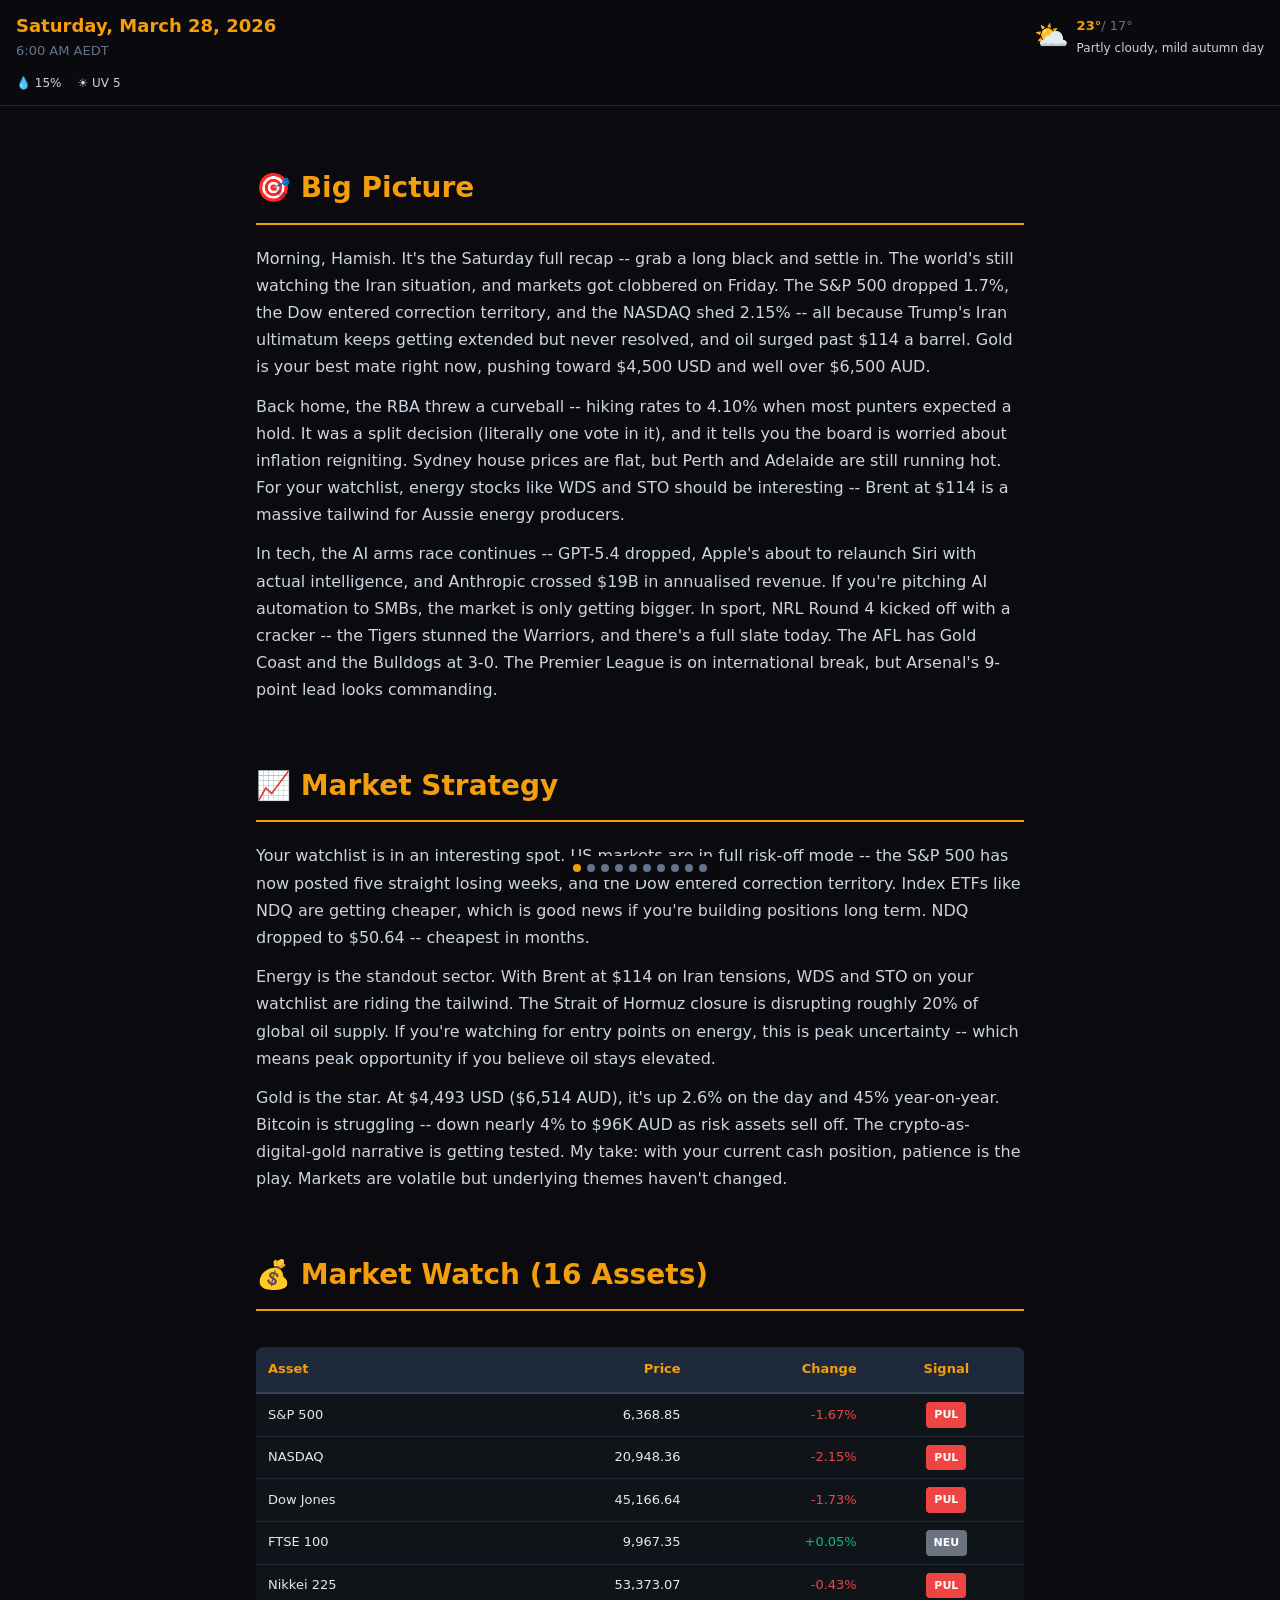
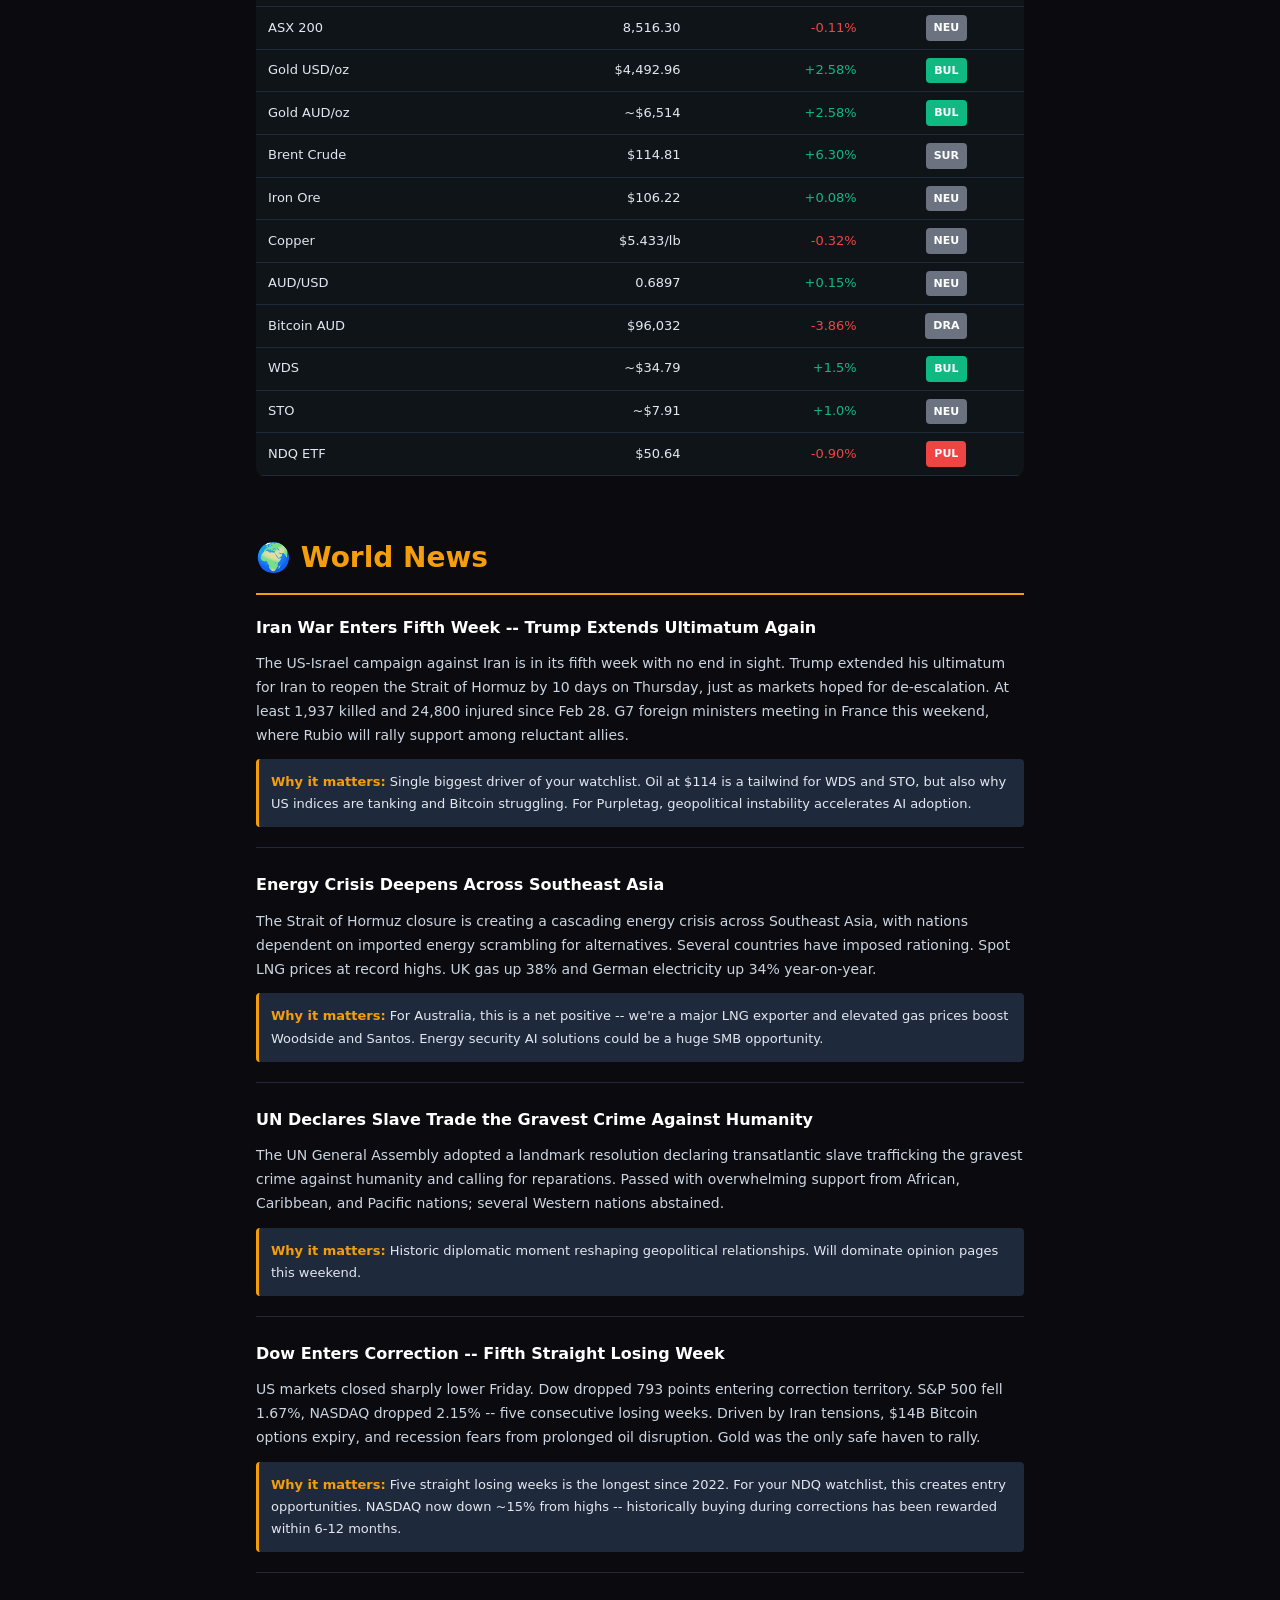
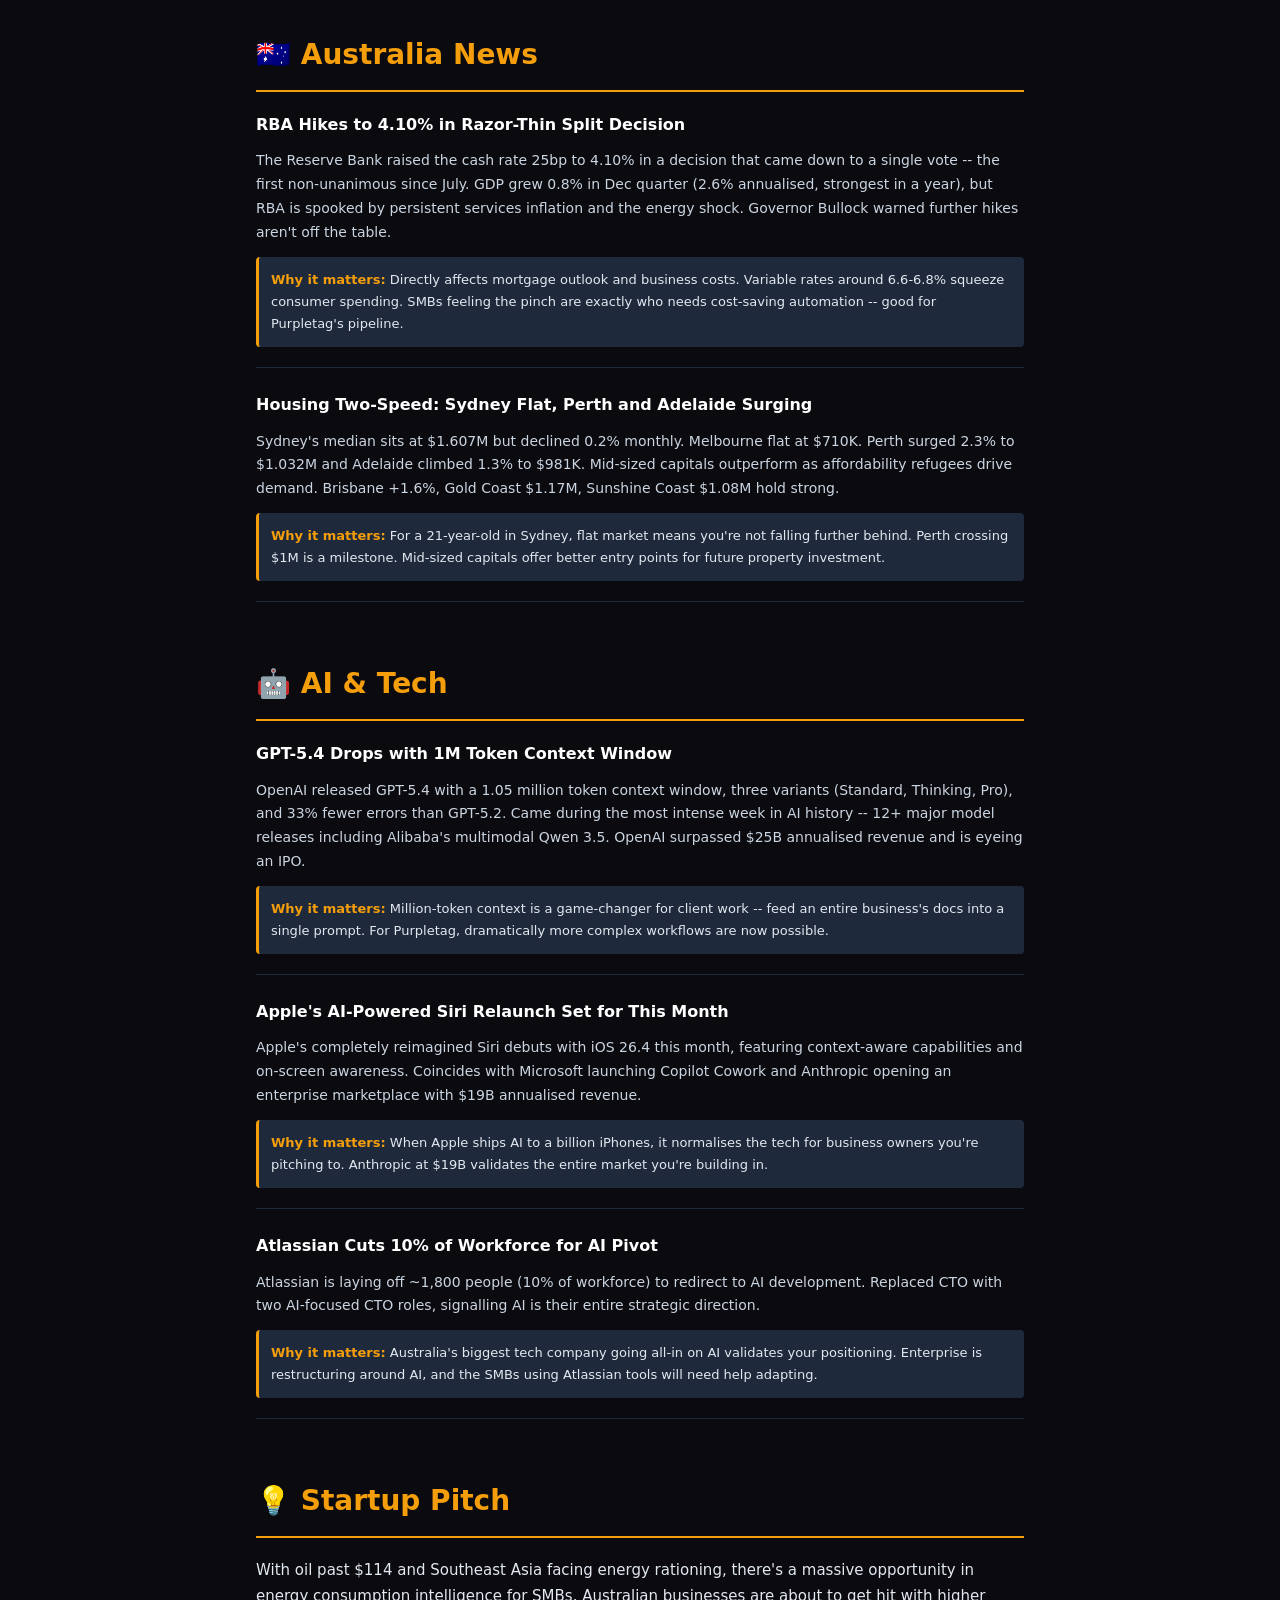
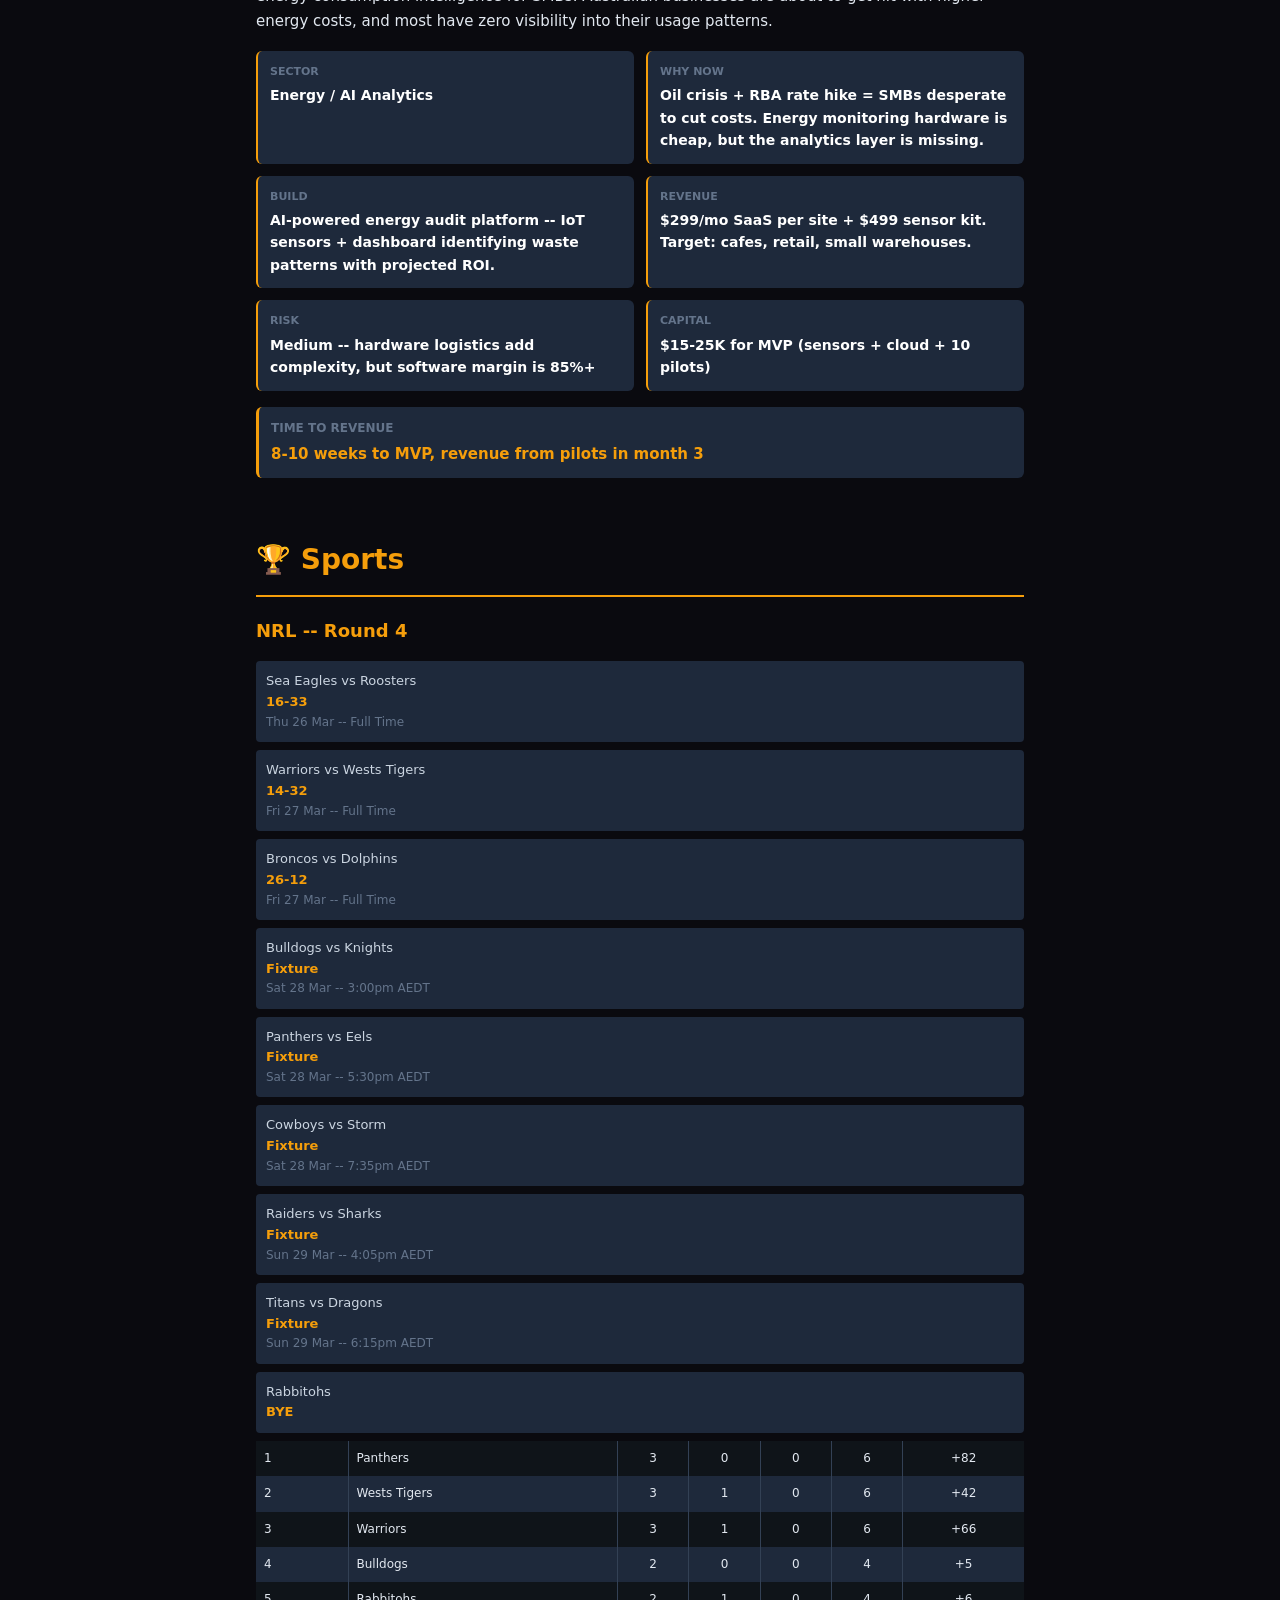
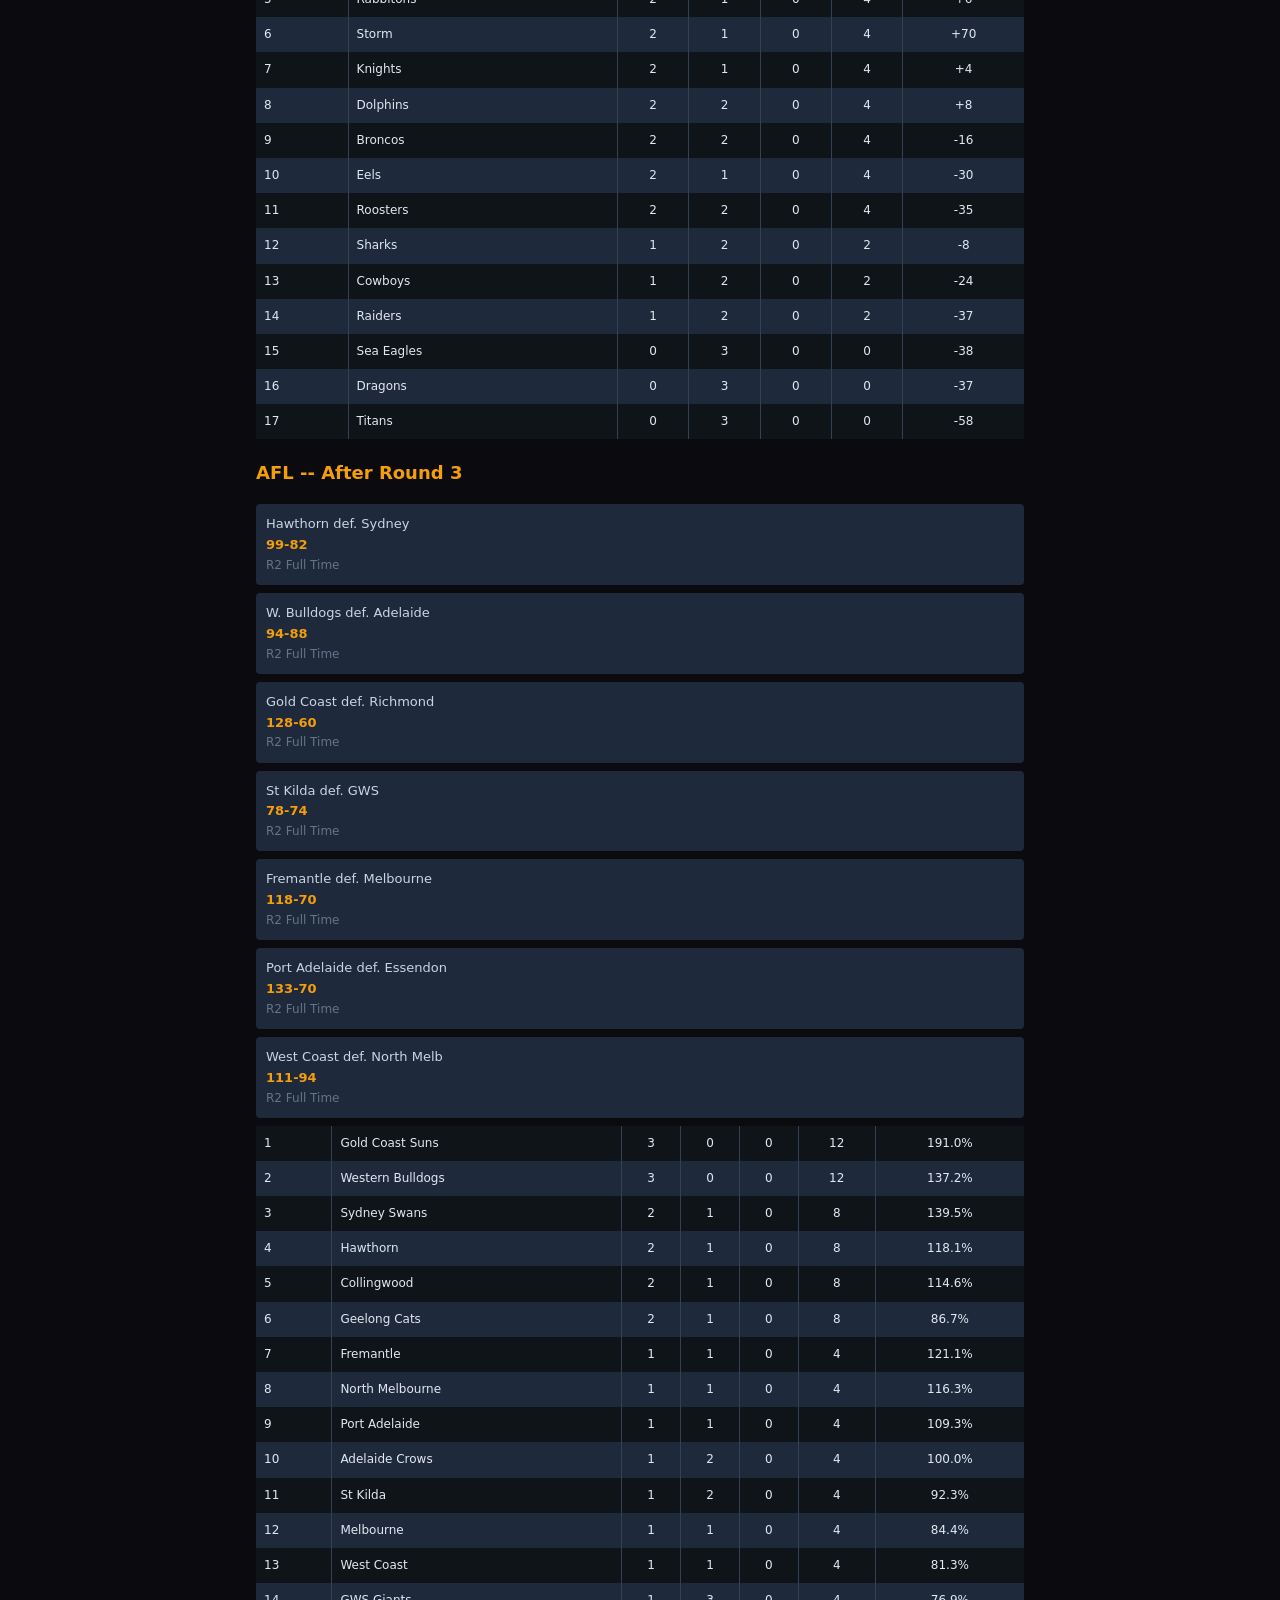
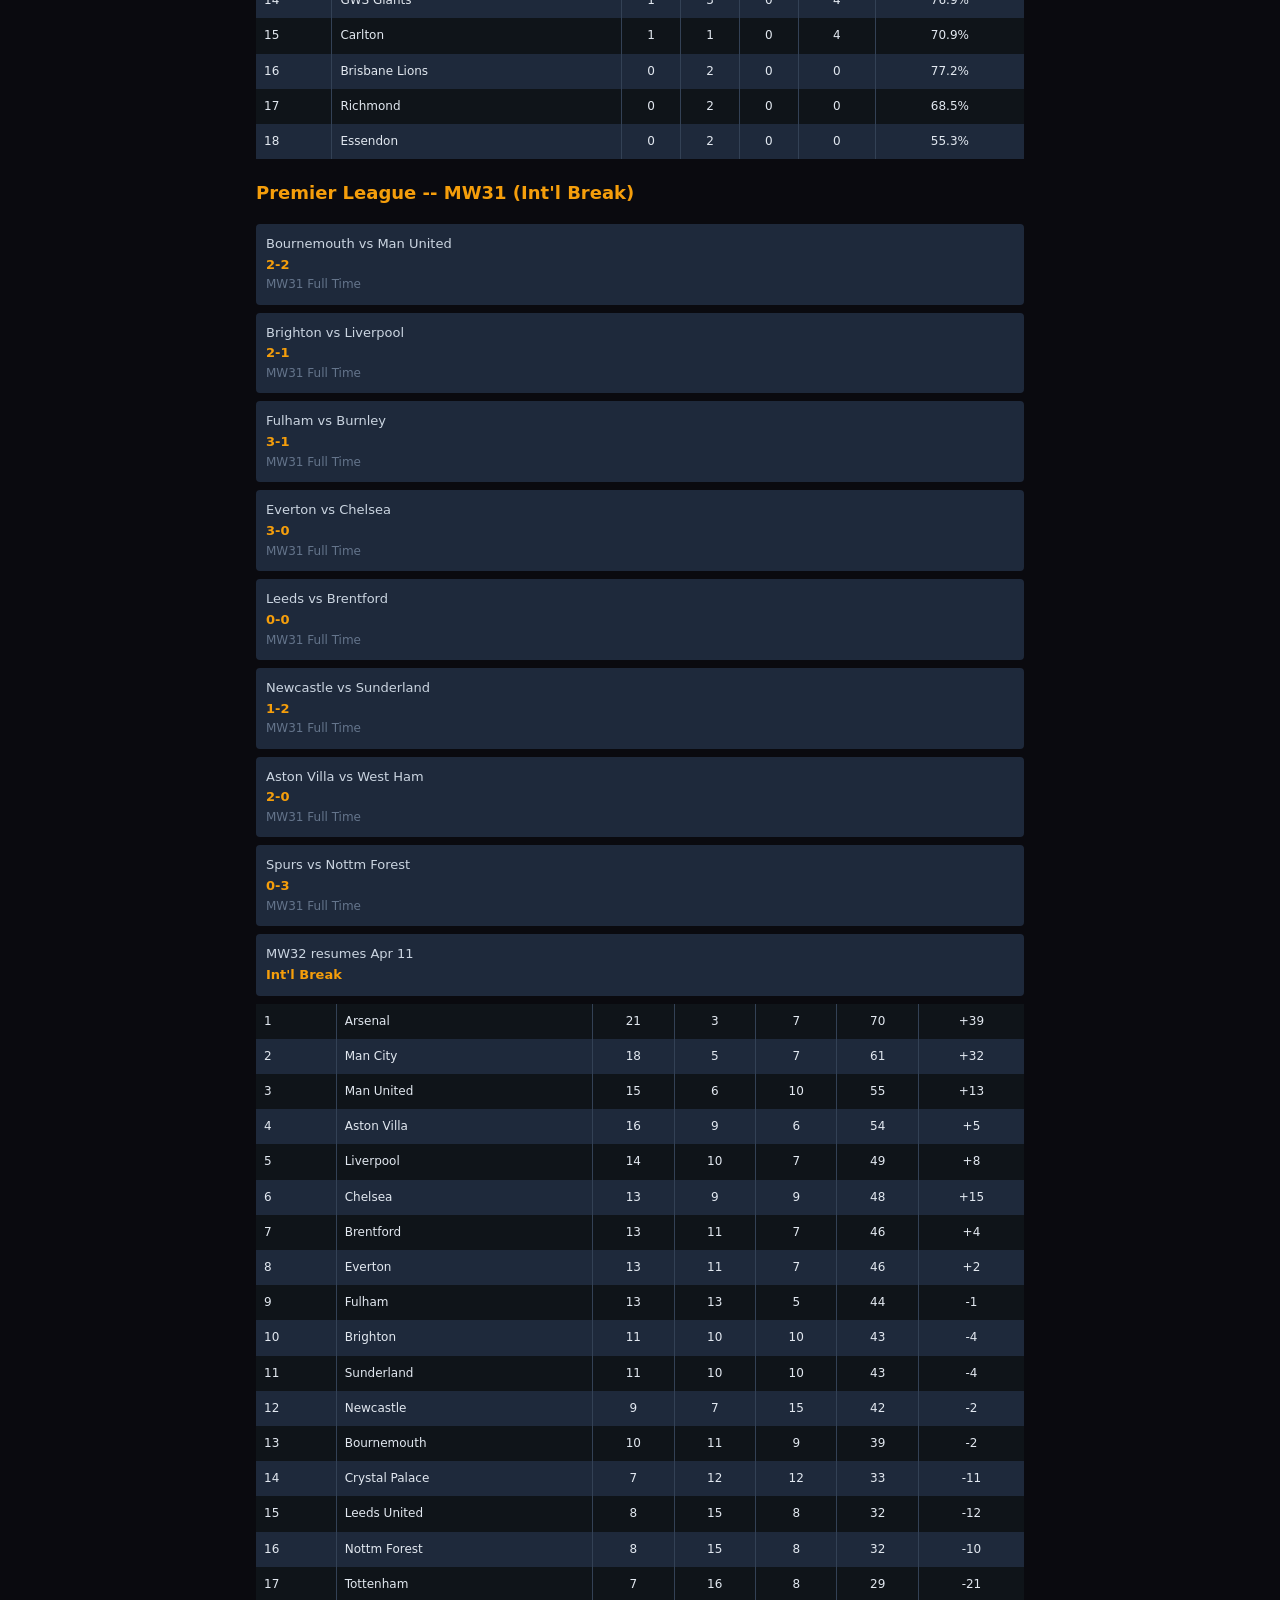
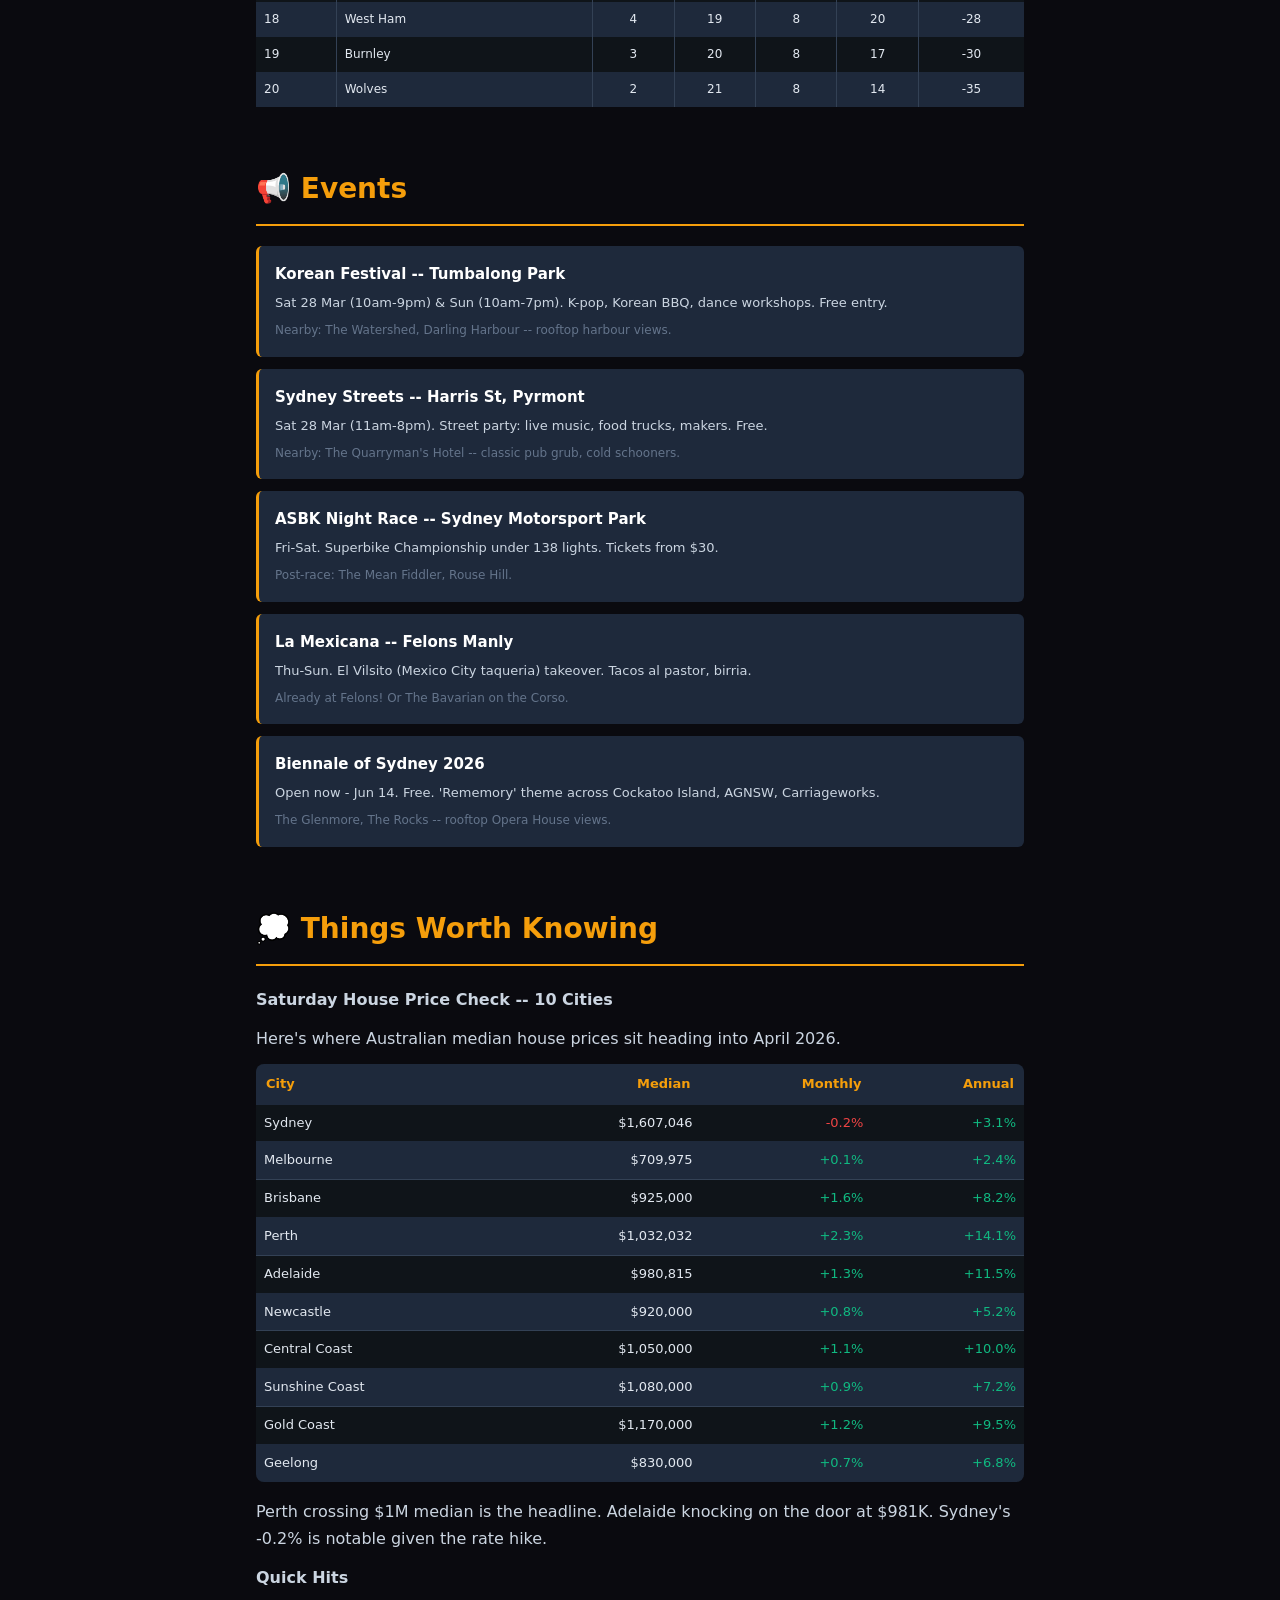
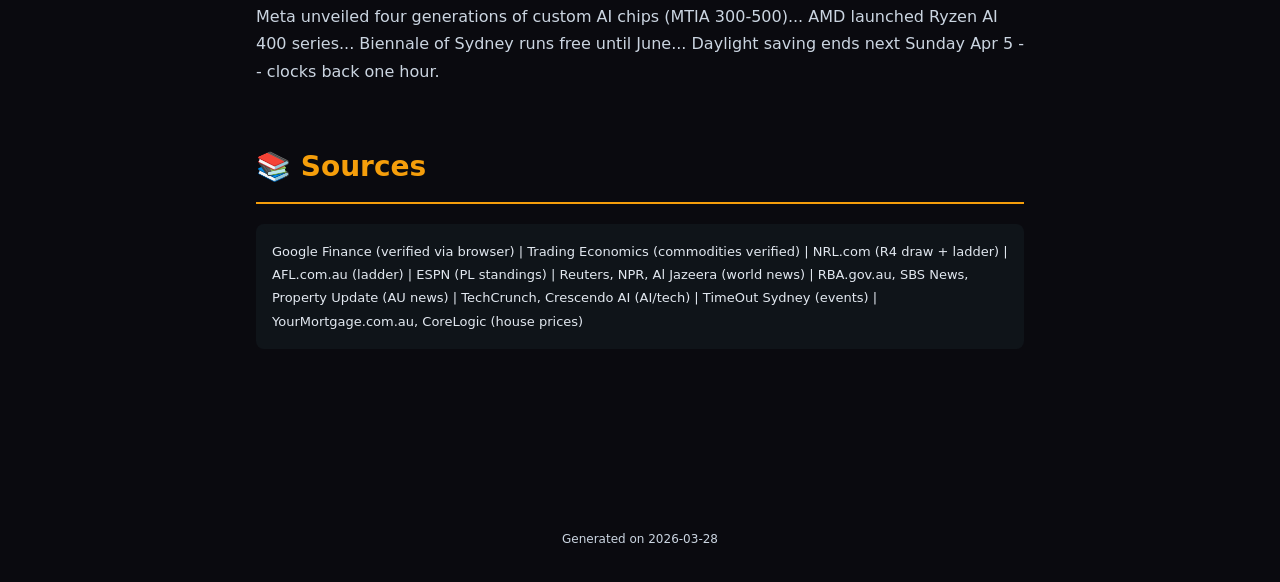
<file: index.html>
<!DOCTYPE html><html lang="en"><head><meta charset="UTF-8"><meta name="viewport" content="width=device-width,initial-scale=1,viewport-fit=cover"><meta name="theme-color" content="#0a0a0f"><title>Daily Digest</title><link rel="manifest" href="manifest.json"><meta name="apple-mobile-web-app-capable" content="yes"><meta name="apple-mobile-web-app-status-bar-style" content="black-translucent"><style>*{margin:0;padding:0;box-sizing:border-box}html{scroll-behavior:smooth}body{font-family:-apple-system,system-ui,-webkit-system-font,BlinkMacSystemFont,"Segoe UI",sans-serif;background-color:#0a0a0f;color:#e2e8f0;line-height:1.6;overflow-x:hidden}header{position:sticky;top:0;z-index:50;background:linear-gradient(180deg,rgba(10,10,15,0.98),rgba(10,10,15,0.8));backdrop-filter:blur(10px);border-bottom:1px solid #1e293b;padding:max(12px,env(safe-area-inset-top)) 16px 12px}header>div:first-child{display:flex;justify-content:space-between;align-items:center;margin-bottom:12px}.date-time{font-size:18px;font-weight:700;color:#f59e0b}.time{font-size:13px;color:#64748b}.weather-widget{display:flex;align-items:center;gap:8px;font-size:13px}.weather-emoji{font-size:28px}.weather-temp{display:flex;flex-direction:column;gap:2px}.weather-desc{color:#cbd5e1;font-size:12px}.weather-stats{display:flex;gap:16px;margin-top:8px;font-size:12px;color:#cbd5e1}main{padding:0 16px 120px;max-width:800px;margin:0 auto}section{margin-top:40px;padding-top:20px;scroll-margin-top:80px}h2{font-size:28px;font-weight:700;color:#f59e0b;margin-bottom:20px;padding-bottom:12px;border-bottom:2px solid #f59e0b}h3{font-size:18px;font-weight:600;color:white}p{margin-bottom:12px;color:#cbd5e1;line-height:1.7}.content-block{background-color:#0f1419;padding:16px;border-radius:8px;border-left:3px solid #f59e0b}.assets-table{width:100%;border-collapse:collapse;margin-top:16px;font-size:13px;background-color:#0f1419;border-radius:8px;overflow:hidden}.assets-table thead{background-color:#1e293b}.assets-table th{padding:12px;text-align:left;font-weight:600;color:#f59e0b;border-bottom:2px solid #334155}.assets-table td{padding:10px 12px;border-bottom:1px solid #1e293b}.pitch-grid{display:grid;grid-template-columns:1fr 1fr;gap:12px;margin-top:16px}.pitch-item{background-color:#1e293b;padding:12px;border-radius:6px;border-left:2px solid #f59e0b}.pitch-label{font-size:11px;color:#64748b;font-weight:600;text-transform:uppercase;margin-bottom:4px}.pitch-value{font-size:14px;font-weight:600;color:white}.calendar-widget{background-color:#0f1419;border-radius:8px;overflow:hidden;margin-top:16px}.sources-section{background-color:#0f1419;padding:16px;border-radius:8px;margin-top:16px;font-size:13px;line-height:1.8}footer{text-align:center;padding:20px 16px;color:#64748b;font-size:12px;margin-top:40px}@media(max-width:480px){main{padding:0 12px 120px}h2{font-size:24px}}.installable{position:fixed;bottom:80px;left:50%;transform:translateX(-50%);background-color:#f59e0b;color:#0a0a0f;padding:12px 24px;border-radius:24px;font-weight:600;cursor:pointer;display:none;z-index:35;border:none;box-shadow:0 4px 12px rgba(245,158,11,0.3)}@keyframes slideUp{from{transform:translateX(-50%) translateY(20px);opacity:0}to{transform:translateX(-50%) translateY(0);opacity:1}}</style></head><body><header><div><div><div class="date-time">Saturday, March 28, 2026</div><div class="time">6:00 AM AEDT</div></div><div class="weather-widget"><span class="weather-emoji">⛅</span><div class="weather-temp"><div><span style="color:#f59e0b;font-weight:600">23°</span><span style="color:#64748b">/ 17°</span></div><div class="weather-desc">Partly cloudy, mild autumn day</div></div></div></div><div class="weather-stats"><span>💧 15%</span><span>☀️ UV 5</span></div></header><main><section id="big-picture"><h2>🎯 Big Picture</h2><div class="content-block" style="border:none;background:transparent;padding:0"><p>Morning, Hamish. It's the Saturday full recap -- grab a long black and settle in. The world's still watching the Iran situation, and markets got clobbered on Friday. The S&P 500 dropped 1.7%, the Dow entered correction territory, and the NASDAQ shed 2.15% -- all because Trump's Iran ultimatum keeps getting extended but never resolved, and oil surged past $114 a barrel. Gold is your best mate right now, pushing toward $4,500 USD and well over $6,500 AUD.</p><p>Back home, the RBA threw a curveball -- hiking rates to 4.10% when most punters expected a hold. It was a split decision (literally one vote in it), and it tells you the board is worried about inflation reigniting. Sydney house prices are flat, but Perth and Adelaide are still running hot. For your watchlist, energy stocks like WDS and STO should be interesting -- Brent at $114 is a massive tailwind for Aussie energy producers.</p><p>In tech, the AI arms race continues -- GPT-5.4 dropped, Apple's about to relaunch Siri with actual intelligence, and Anthropic crossed $19B in annualised revenue. If you're pitching AI automation to SMBs, the market is only getting bigger. In sport, NRL Round 4 kicked off with a cracker -- the Tigers stunned the Warriors, and there's a full slate today. The AFL has Gold Coast and the Bulldogs at 3-0. The Premier League is on international break, but Arsenal's 9-point lead looks commanding.</p></div></section><section id="strategy"><h2>📈 Market Strategy</h2><div class="content-block" style="border:none;background:transparent;padding:0"><p>Your watchlist is in an interesting spot. US markets are in full risk-off mode -- the S&P 500 has now posted five straight losing weeks, and the Dow entered correction territory. Index ETFs like NDQ are getting cheaper, which is good news if you're building positions long term. NDQ dropped to $50.64 -- cheapest in months.</p><p>Energy is the standout sector. With Brent at $114 on Iran tensions, WDS and STO on your watchlist are riding the tailwind. The Strait of Hormuz closure is disrupting roughly 20% of global oil supply. If you're watching for entry points on energy, this is peak uncertainty -- which means peak opportunity if you believe oil stays elevated.</p><p>Gold is the star. At $4,493 USD ($6,514 AUD), it's up 2.6% on the day and 45% year-on-year. Bitcoin is struggling -- down nearly 4% to $96K AUD as risk assets sell off. The crypto-as-digital-gold narrative is getting tested. My take: with your current cash position, patience is the play. Markets are volatile but underlying themes haven't changed.</p></div></section><section id="assets"><h2>💰 Market Watch (16 Assets)</h2><div style="overflow-x:auto"><table class="assets-table"><thead><tr><th>Asset</th><th style="text-align:right">Price</th><th style="text-align:right">Change</th><th style="text-align:center">Signal</th></tr></thead><tbody><tr><td style="padding:8px 12px;border-bottom:1px solid #1e293b">S&amp;P 500</td><td style="padding:8px 12px;border-bottom:1px solid #1e293b;text-align:right">6,368.85</td><td style="padding:8px 12px;border-bottom:1px solid #1e293b;text-align:right;color:#ef4444">-1.67%</td><td style="padding:8px 12px;border-bottom:1px solid #1e293b;text-align:center"><span style="display:inline-block;padding:4px 8px;background-color:#ef4444;color:white;border-radius:4px;font-size:11px;font-weight:600">PUL</span></td></tr><tr><td style="padding:8px 12px;border-bottom:1px solid #1e293b">NASDAQ</td><td style="padding:8px 12px;border-bottom:1px solid #1e293b;text-align:right">20,948.36</td><td style="padding:8px 12px;border-bottom:1px solid #1e293b;text-align:right;color:#ef4444">-2.15%</td><td style="padding:8px 12px;border-bottom:1px solid #1e293b;text-align:center"><span style="display:inline-block;padding:4px 8px;background-color:#ef4444;color:white;border-radius:4px;font-size:11px;font-weight:600">PUL</span></td></tr><tr><td style="padding:8px 12px;border-bottom:1px solid #1e293b">Dow Jones</td><td style="padding:8px 12px;border-bottom:1px solid #1e293b;text-align:right">45,166.64</td><td style="padding:8px 12px;border-bottom:1px solid #1e293b;text-align:right;color:#ef4444">-1.73%</td><td style="padding:8px 12px;border-bottom:1px solid #1e293b;text-align:center"><span style="display:inline-block;padding:4px 8px;background-color:#ef4444;color:white;border-radius:4px;font-size:11px;font-weight:600">PUL</span></td></tr><tr><td style="padding:8px 12px;border-bottom:1px solid #1e293b">FTSE 100</td><td style="padding:8px 12px;border-bottom:1px solid #1e293b;text-align:right">9,967.35</td><td style="padding:8px 12px;border-bottom:1px solid #1e293b;text-align:right;color:#10b981">+0.05%</td><td style="padding:8px 12px;border-bottom:1px solid #1e293b;text-align:center"><span style="display:inline-block;padding:4px 8px;background-color:#6b7280;color:white;border-radius:4px;font-size:11px;font-weight:600">NEU</span></td></tr><tr><td style="padding:8px 12px;border-bottom:1px solid #1e293b">Nikkei 225</td><td style="padding:8px 12px;border-bottom:1px solid #1e293b;text-align:right">53,373.07</td><td style="padding:8px 12px;border-bottom:1px solid #1e293b;text-align:right;color:#ef4444">-0.43%</td><td style="padding:8px 12px;border-bottom:1px solid #1e293b;text-align:center"><span style="display:inline-block;padding:4px 8px;background-color:#ef4444;color:white;border-radius:4px;font-size:11px;font-weight:600">PUL</span></td></tr><tr><td style="padding:8px 12px;border-bottom:1px solid #1e293b">ASX 200</td><td style="padding:8px 12px;border-bottom:1px solid #1e293b;text-align:right">8,516.30</td><td style="padding:8px 12px;border-bottom:1px solid #1e293b;text-align:right;color:#ef4444">-0.11%</td><td style="padding:8px 12px;border-bottom:1px solid #1e293b;text-align:center"><span style="display:inline-block;padding:4px 8px;background-color:#6b7280;color:white;border-radius:4px;font-size:11px;font-weight:600">NEU</span></td></tr><tr><td style="padding:8px 12px;border-bottom:1px solid #1e293b">Gold USD/oz</td><td style="padding:8px 12px;border-bottom:1px solid #1e293b;text-align:right">$4,492.96</td><td style="padding:8px 12px;border-bottom:1px solid #1e293b;text-align:right;color:#10b981">+2.58%</td><td style="padding:8px 12px;border-bottom:1px solid #1e293b;text-align:center"><span style="display:inline-block;padding:4px 8px;background-color:#10b981;color:white;border-radius:4px;font-size:11px;font-weight:600">BUL</span></td></tr><tr><td style="padding:8px 12px;border-bottom:1px solid #1e293b">Gold AUD/oz</td><td style="padding:8px 12px;border-bottom:1px solid #1e293b;text-align:right">~$6,514</td><td style="padding:8px 12px;border-bottom:1px solid #1e293b;text-align:right;color:#10b981">+2.58%</td><td style="padding:8px 12px;border-bottom:1px solid #1e293b;text-align:center"><span style="display:inline-block;padding:4px 8px;background-color:#10b981;color:white;border-radius:4px;font-size:11px;font-weight:600">BUL</span></td></tr><tr><td style="padding:8px 12px;border-bottom:1px solid #1e293b">Brent Crude</td><td style="padding:8px 12px;border-bottom:1px solid #1e293b;text-align:right">$114.81</td><td style="padding:8px 12px;border-bottom:1px solid #1e293b;text-align:right;color:#10b981">+6.30%</td><td style="padding:8px 12px;border-bottom:1px solid #1e293b;text-align:center"><span style="display:inline-block;padding:4px 8px;background-color:#6b7280;color:white;border-radius:4px;font-size:11px;font-weight:600">SUR</span></td></tr><tr><td style="padding:8px 12px;border-bottom:1px solid #1e293b">Iron Ore</td><td style="padding:8px 12px;border-bottom:1px solid #1e293b;text-align:right">$106.22</td><td style="padding:8px 12px;border-bottom:1px solid #1e293b;text-align:right;color:#10b981">+0.08%</td><td style="padding:8px 12px;border-bottom:1px solid #1e293b;text-align:center"><span style="display:inline-block;padding:4px 8px;background-color:#6b7280;color:white;border-radius:4px;font-size:11px;font-weight:600">NEU</span></td></tr><tr><td style="padding:8px 12px;border-bottom:1px solid #1e293b">Copper</td><td style="padding:8px 12px;border-bottom:1px solid #1e293b;text-align:right">$5.433/lb</td><td style="padding:8px 12px;border-bottom:1px solid #1e293b;text-align:right;color:#ef4444">-0.32%</td><td style="padding:8px 12px;border-bottom:1px solid #1e293b;text-align:center"><span style="display:inline-block;padding:4px 8px;background-color:#6b7280;color:white;border-radius:4px;font-size:11px;font-weight:600">NEU</span></td></tr><tr><td style="padding:8px 12px;border-bottom:1px solid #1e293b">AUD/USD</td><td style="padding:8px 12px;border-bottom:1px solid #1e293b;text-align:right">0.6897</td><td style="padding:8px 12px;border-bottom:1px solid #1e293b;text-align:right;color:#10b981">+0.15%</td><td style="padding:8px 12px;border-bottom:1px solid #1e293b;text-align:center"><span style="display:inline-block;padding:4px 8px;background-color:#6b7280;color:white;border-radius:4px;font-size:11px;font-weight:600">NEU</span></td></tr><tr><td style="padding:8px 12px;border-bottom:1px solid #1e293b">Bitcoin AUD</td><td style="padding:8px 12px;border-bottom:1px solid #1e293b;text-align:right">$96,032</td><td style="padding:8px 12px;border-bottom:1px solid #1e293b;text-align:right;color:#ef4444">-3.86%</td><td style="padding:8px 12px;border-bottom:1px solid #1e293b;text-align:center"><span style="display:inline-block;padding:4px 8px;background-color:#6b7280;color:white;border-radius:4px;font-size:11px;font-weight:600">DRA</span></td></tr><tr><td style="padding:8px 12px;border-bottom:1px solid #1e293b">WDS</td><td style="padding:8px 12px;border-bottom:1px solid #1e293b;text-align:right">~$34.79</td><td style="padding:8px 12px;border-bottom:1px solid #1e293b;text-align:right;color:#10b981">+1.5%</td><td style="padding:8px 12px;border-bottom:1px solid #1e293b;text-align:center"><span style="display:inline-block;padding:4px 8px;background-color:#10b981;color:white;border-radius:4px;font-size:11px;font-weight:600">BUL</span></td></tr><tr><td style="padding:8px 12px;border-bottom:1px solid #1e293b">STO</td><td style="padding:8px 12px;border-bottom:1px solid #1e293b;text-align:right">~$7.91</td><td style="padding:8px 12px;border-bottom:1px solid #1e293b;text-align:right;color:#10b981">+1.0%</td><td style="padding:8px 12px;border-bottom:1px solid #1e293b;text-align:center"><span style="display:inline-block;padding:4px 8px;background-color:#6b7280;color:white;border-radius:4px;font-size:11px;font-weight:600">NEU</span></td></tr><tr><td style="padding:8px 12px;border-bottom:1px solid #1e293b">NDQ ETF</td><td style="padding:8px 12px;border-bottom:1px solid #1e293b;text-align:right">$50.64</td><td style="padding:8px 12px;border-bottom:1px solid #1e293b;text-align:right;color:#ef4444">-0.90%</td><td style="padding:8px 12px;border-bottom:1px solid #1e293b;text-align:center"><span style="display:inline-block;padding:4px 8px;background-color:#ef4444;color:white;border-radius:4px;font-size:11px;font-weight:600">PUL</span></td></tr></tbody></table></div></section><section id="world-news"><h2>🌍 World News</h2><article style="margin-bottom:24px;padding-bottom:20px;border-bottom:1px solid #1e293b"><h3 style="margin:0 0 12px 0;font-size:16px;font-weight:600;color:white">Iran War Enters Fifth Week -- Trump Extends Ultimatum Again</h3><p style="margin:0 0 12px 0;font-size:14px;color:#cbd5e1">The US-Israel campaign against Iran is in its fifth week with no end in sight. Trump extended his ultimatum for Iran to reopen the Strait of Hormuz by 10 days on Thursday, just as markets hoped for de-escalation. At least 1,937 killed and 24,800 injured since Feb 28. G7 foreign ministers meeting in France this weekend, where Rubio will rally support among reluctant allies.</p><div style="padding:12px;background-color:#1e293b;border-left:3px solid #f59e0b;border-radius:4px"><p style="margin:0;font-size:13px;color:#e2e8f0"><strong style="color:#f59e0b">Why it matters:</strong> Single biggest driver of your watchlist. Oil at $114 is a tailwind for WDS and STO, but also why US indices are tanking and Bitcoin struggling. For Purpletag, geopolitical instability accelerates AI adoption.</p></div></article><article style="margin-bottom:24px;padding-bottom:20px;border-bottom:1px solid #1e293b"><h3 style="margin:0 0 12px 0;font-size:16px;font-weight:600;color:white">Energy Crisis Deepens Across Southeast Asia</h3><p style="margin:0 0 12px 0;font-size:14px;color:#cbd5e1">The Strait of Hormuz closure is creating a cascading energy crisis across Southeast Asia, with nations dependent on imported energy scrambling for alternatives. Several countries have imposed rationing. Spot LNG prices at record highs. UK gas up 38% and German electricity up 34% year-on-year.</p><div style="padding:12px;background-color:#1e293b;border-left:3px solid #f59e0b;border-radius:4px"><p style="margin:0;font-size:13px;color:#e2e8f0"><strong style="color:#f59e0b">Why it matters:</strong> For Australia, this is a net positive -- we&#39;re a major LNG exporter and elevated gas prices boost Woodside and Santos. Energy security AI solutions could be a huge SMB opportunity.</p></div></article><article style="margin-bottom:24px;padding-bottom:20px;border-bottom:1px solid #1e293b"><h3 style="margin:0 0 12px 0;font-size:16px;font-weight:600;color:white">UN Declares Slave Trade the Gravest Crime Against Humanity</h3><p style="margin:0 0 12px 0;font-size:14px;color:#cbd5e1">The UN General Assembly adopted a landmark resolution declaring transatlantic slave trafficking the gravest crime against humanity and calling for reparations. Passed with overwhelming support from African, Caribbean, and Pacific nations; several Western nations abstained.</p><div style="padding:12px;background-color:#1e293b;border-left:3px solid #f59e0b;border-radius:4px"><p style="margin:0;font-size:13px;color:#e2e8f0"><strong style="color:#f59e0b">Why it matters:</strong> Historic diplomatic moment reshaping geopolitical relationships. Will dominate opinion pages this weekend.</p></div></article><article style="margin-bottom:24px;padding-bottom:20px;border-bottom:1px solid #1e293b"><h3 style="margin:0 0 12px 0;font-size:16px;font-weight:600;color:white">Dow Enters Correction -- Fifth Straight Losing Week</h3><p style="margin:0 0 12px 0;font-size:14px;color:#cbd5e1">US markets closed sharply lower Friday. Dow dropped 793 points entering correction territory. S&amp;P 500 fell 1.67%, NASDAQ dropped 2.15% -- five consecutive losing weeks. Driven by Iran tensions, $14B Bitcoin options expiry, and recession fears from prolonged oil disruption. Gold was the only safe haven to rally.</p><div style="padding:12px;background-color:#1e293b;border-left:3px solid #f59e0b;border-radius:4px"><p style="margin:0;font-size:13px;color:#e2e8f0"><strong style="color:#f59e0b">Why it matters:</strong> Five straight losing weeks is the longest since 2022. For your NDQ watchlist, this creates entry opportunities. NASDAQ now down ~15% from highs -- historically buying during corrections has been rewarded within 6-12 months.</p></div></article></section><section id="au-news"><h2>🇦🇺 Australia News</h2><article style="margin-bottom:24px;padding-bottom:20px;border-bottom:1px solid #1e293b"><h3 style="margin:0 0 12px 0;font-size:16px;font-weight:600;color:white">RBA Hikes to 4.10% in Razor-Thin Split Decision</h3><p style="margin:0 0 12px 0;font-size:14px;color:#cbd5e1">The Reserve Bank raised the cash rate 25bp to 4.10% in a decision that came down to a single vote -- the first non-unanimous since July. GDP grew 0.8% in Dec quarter (2.6% annualised, strongest in a year), but RBA is spooked by persistent services inflation and the energy shock. Governor Bullock warned further hikes aren&#39;t off the table.</p><div style="padding:12px;background-color:#1e293b;border-left:3px solid #f59e0b;border-radius:4px"><p style="margin:0;font-size:13px;color:#e2e8f0"><strong style="color:#f59e0b">Why it matters:</strong> Directly affects mortgage outlook and business costs. Variable rates around 6.6-6.8% squeeze consumer spending. SMBs feeling the pinch are exactly who needs cost-saving automation -- good for Purpletag&#39;s pipeline.</p></div></article><article style="margin-bottom:24px;padding-bottom:20px;border-bottom:1px solid #1e293b"><h3 style="margin:0 0 12px 0;font-size:16px;font-weight:600;color:white">Housing Two-Speed: Sydney Flat, Perth and Adelaide Surging</h3><p style="margin:0 0 12px 0;font-size:14px;color:#cbd5e1">Sydney&#39;s median sits at $1.607M but declined 0.2% monthly. Melbourne flat at $710K. Perth surged 2.3% to $1.032M and Adelaide climbed 1.3% to $981K. Mid-sized capitals outperform as affordability refugees drive demand. Brisbane +1.6%, Gold Coast $1.17M, Sunshine Coast $1.08M hold strong.</p><div style="padding:12px;background-color:#1e293b;border-left:3px solid #f59e0b;border-radius:4px"><p style="margin:0;font-size:13px;color:#e2e8f0"><strong style="color:#f59e0b">Why it matters:</strong> For a 21-year-old in Sydney, flat market means you&#39;re not falling further behind. Perth crossing $1M is a milestone. Mid-sized capitals offer better entry points for future property investment.</p></div></article></section><section id="ai-tech"><h2>🤖 AI & Tech</h2><article style="margin-bottom:24px;padding-bottom:20px;border-bottom:1px solid #1e293b"><h3 style="margin:0 0 12px 0;font-size:16px;font-weight:600;color:white">GPT-5.4 Drops with 1M Token Context Window</h3><p style="margin:0 0 12px 0;font-size:14px;color:#cbd5e1">OpenAI released GPT-5.4 with a 1.05 million token context window, three variants (Standard, Thinking, Pro), and 33% fewer errors than GPT-5.2. Came during the most intense week in AI history -- 12+ major model releases including Alibaba&#39;s multimodal Qwen 3.5. OpenAI surpassed $25B annualised revenue and is eyeing an IPO.</p><div style="padding:12px;background-color:#1e293b;border-left:3px solid #f59e0b;border-radius:4px"><p style="margin:0;font-size:13px;color:#e2e8f0"><strong style="color:#f59e0b">Why it matters:</strong> Million-token context is a game-changer for client work -- feed an entire business&#39;s docs into a single prompt. For Purpletag, dramatically more complex workflows are now possible.</p></div></article><article style="margin-bottom:24px;padding-bottom:20px;border-bottom:1px solid #1e293b"><h3 style="margin:0 0 12px 0;font-size:16px;font-weight:600;color:white">Apple&#39;s AI-Powered Siri Relaunch Set for This Month</h3><p style="margin:0 0 12px 0;font-size:14px;color:#cbd5e1">Apple&#39;s completely reimagined Siri debuts with iOS 26.4 this month, featuring context-aware capabilities and on-screen awareness. Coincides with Microsoft launching Copilot Cowork and Anthropic opening an enterprise marketplace with $19B annualised revenue.</p><div style="padding:12px;background-color:#1e293b;border-left:3px solid #f59e0b;border-radius:4px"><p style="margin:0;font-size:13px;color:#e2e8f0"><strong style="color:#f59e0b">Why it matters:</strong> When Apple ships AI to a billion iPhones, it normalises the tech for business owners you&#39;re pitching to. Anthropic at $19B validates the entire market you&#39;re building in.</p></div></article><article style="margin-bottom:24px;padding-bottom:20px;border-bottom:1px solid #1e293b"><h3 style="margin:0 0 12px 0;font-size:16px;font-weight:600;color:white">Atlassian Cuts 10% of Workforce for AI Pivot</h3><p style="margin:0 0 12px 0;font-size:14px;color:#cbd5e1">Atlassian is laying off ~1,800 people (10% of workforce) to redirect to AI development. Replaced CTO with two AI-focused CTO roles, signalling AI is their entire strategic direction.</p><div style="padding:12px;background-color:#1e293b;border-left:3px solid #f59e0b;border-radius:4px"><p style="margin:0;font-size:13px;color:#e2e8f0"><strong style="color:#f59e0b">Why it matters:</strong> Australia&#39;s biggest tech company going all-in on AI validates your positioning. Enterprise is restructuring around AI, and the SMBs using Atlassian tools will need help adapting.</p></div></article></section><section id="pitch"><h2>💡 Startup Pitch</h2><div class="content-block" style="border:none;background:transparent;padding:0;margin-bottom:16px"><p style="font-size:15px;color:#e2e8f0;line-height:1.7">With oil past $114 and Southeast Asia facing energy rationing, there&#39;s a massive opportunity in energy consumption intelligence for SMBs. Australian businesses are about to get hit with higher energy costs, and most have zero visibility into their usage patterns.</p></div><div class="pitch-grid"><div class="pitch-item"><div class="pitch-label">Sector</div><div class="pitch-value">Energy / AI Analytics</div></div><div class="pitch-item"><div class="pitch-label">Why Now</div><div class="pitch-value">Oil crisis + RBA rate hike = SMBs desperate to cut costs. Energy monitoring hardware is cheap, but the analytics layer is missing.</div></div><div class="pitch-item"><div class="pitch-label">Build</div><div class="pitch-value">AI-powered energy audit platform -- IoT sensors + dashboard identifying waste patterns with projected ROI.</div></div><div class="pitch-item"><div class="pitch-label">Revenue</div><div class="pitch-value">$299/mo SaaS per site + $499 sensor kit. Target: cafes, retail, small warehouses.</div></div><div class="pitch-item"><div class="pitch-label">Risk</div><div class="pitch-value">Medium -- hardware logistics add complexity, but software margin is 85%+</div></div><div class="pitch-item"><div class="pitch-label">Capital</div><div class="pitch-value">$15-25K for MVP (sensors + cloud + 10 pilots)</div></div></div><div style="margin-top:16px;padding:12px;background-color:#1e293b;border-radius:6px;border-left:3px solid #f59e0b"><div style="font-size:12px;color:#64748b;font-weight:600;margin-bottom:4px">TIME TO REVENUE</div><div style="font-size:15px;font-weight:600;color:#f59e0b">8-10 weeks to MVP, revenue from pilots in month 3</div></div></section><section id="sports"><h2>🏆 Sports</h2><div><h3 style="margin:20px 0 16px 0;font-size:18px;font-weight:700;color:#f59e0b">NRL -- Round 4</h3><div style="padding:10px;background-color:#1e293b;border-radius:4px;margin-bottom:8px;font-size:13px"><div style="color:#cbd5e1">Sea Eagles vs Roosters</div><div style="color:#f59e0b;font-weight:600">16-33</div><div style="color:#64748b;font-size:12px">Thu 26 Mar -- Full Time</div></div><div style="padding:10px;background-color:#1e293b;border-radius:4px;margin-bottom:8px;font-size:13px"><div style="color:#cbd5e1">Warriors vs Wests Tigers</div><div style="color:#f59e0b;font-weight:600">14-32</div><div style="color:#64748b;font-size:12px">Fri 27 Mar -- Full Time</div></div><div style="padding:10px;background-color:#1e293b;border-radius:4px;margin-bottom:8px;font-size:13px"><div style="color:#cbd5e1">Broncos vs Dolphins</div><div style="color:#f59e0b;font-weight:600">26-12</div><div style="color:#64748b;font-size:12px">Fri 27 Mar -- Full Time</div></div><div style="padding:10px;background-color:#1e293b;border-radius:4px;margin-bottom:8px;font-size:13px"><div style="color:#cbd5e1">Bulldogs vs Knights</div><div style="color:#f59e0b;font-weight:600">Fixture</div><div style="color:#64748b;font-size:12px">Sat 28 Mar -- 3:00pm AEDT</div></div><div style="padding:10px;background-color:#1e293b;border-radius:4px;margin-bottom:8px;font-size:13px"><div style="color:#cbd5e1">Panthers vs Eels</div><div style="color:#f59e0b;font-weight:600">Fixture</div><div style="color:#64748b;font-size:12px">Sat 28 Mar -- 5:30pm AEDT</div></div><div style="padding:10px;background-color:#1e293b;border-radius:4px;margin-bottom:8px;font-size:13px"><div style="color:#cbd5e1">Cowboys vs Storm</div><div style="color:#f59e0b;font-weight:600">Fixture</div><div style="color:#64748b;font-size:12px">Sat 28 Mar -- 7:35pm AEDT</div></div><div style="padding:10px;background-color:#1e293b;border-radius:4px;margin-bottom:8px;font-size:13px"><div style="color:#cbd5e1">Raiders vs Sharks</div><div style="color:#f59e0b;font-weight:600">Fixture</div><div style="color:#64748b;font-size:12px">Sun 29 Mar -- 4:05pm AEDT</div></div><div style="padding:10px;background-color:#1e293b;border-radius:4px;margin-bottom:8px;font-size:13px"><div style="color:#cbd5e1">Titans vs Dragons</div><div style="color:#f59e0b;font-weight:600">Fixture</div><div style="color:#64748b;font-size:12px">Sun 29 Mar -- 6:15pm AEDT</div></div><div style="padding:10px;background-color:#1e293b;border-radius:4px;margin-bottom:8px;font-size:13px"><div style="color:#cbd5e1">Rabbitohs</div><div style="color:#f59e0b;font-weight:600">BYE</div><div style="color:#64748b;font-size:12px"></div></div><table style="width:100%;font-size:12px;border-collapse:collapse"><tr style="background-color:#0f1419"><td style="padding:8px;border-right:1px solid #334155">1</td><td style="padding:8px;border-right:1px solid #334155">Panthers</td><td style="padding:8px;border-right:1px solid #334155;text-align:center">3</td><td style="padding:8px;border-right:1px solid #334155;text-align:center">0</td><td style="padding:8px;border-right:1px solid #334155;text-align:center">0</td><td style="padding:8px;border-right:1px solid #334155;text-align:center">6</td><td style="padding:8px;text-align:center">+82</td></tr><tr style="background-color:#1e293b"><td style="padding:8px;border-right:1px solid #334155">2</td><td style="padding:8px;border-right:1px solid #334155">Wests Tigers</td><td style="padding:8px;border-right:1px solid #334155;text-align:center">3</td><td style="padding:8px;border-right:1px solid #334155;text-align:center">1</td><td style="padding:8px;border-right:1px solid #334155;text-align:center">0</td><td style="padding:8px;border-right:1px solid #334155;text-align:center">6</td><td style="padding:8px;text-align:center">+42</td></tr><tr style="background-color:#0f1419"><td style="padding:8px;border-right:1px solid #334155">3</td><td style="padding:8px;border-right:1px solid #334155">Warriors</td><td style="padding:8px;border-right:1px solid #334155;text-align:center">3</td><td style="padding:8px;border-right:1px solid #334155;text-align:center">1</td><td style="padding:8px;border-right:1px solid #334155;text-align:center">0</td><td style="padding:8px;border-right:1px solid #334155;text-align:center">6</td><td style="padding:8px;text-align:center">+66</td></tr><tr style="background-color:#1e293b"><td style="padding:8px;border-right:1px solid #334155">4</td><td style="padding:8px;border-right:1px solid #334155">Bulldogs</td><td style="padding:8px;border-right:1px solid #334155;text-align:center">2</td><td style="padding:8px;border-right:1px solid #334155;text-align:center">0</td><td style="padding:8px;border-right:1px solid #334155;text-align:center">0</td><td style="padding:8px;border-right:1px solid #334155;text-align:center">4</td><td style="padding:8px;text-align:center">+5</td></tr><tr style="background-color:#0f1419"><td style="padding:8px;border-right:1px solid #334155">5</td><td style="padding:8px;border-right:1px solid #334155">Rabbitohs</td><td style="padding:8px;border-right:1px solid #334155;text-align:center">2</td><td style="padding:8px;border-right:1px solid #334155;text-align:center">1</td><td style="padding:8px;border-right:1px solid #334155;text-align:center">0</td><td style="padding:8px;border-right:1px solid #334155;text-align:center">4</td><td style="padding:8px;text-align:center">+6</td></tr><tr style="background-color:#1e293b"><td style="padding:8px;border-right:1px solid #334155">6</td><td style="padding:8px;border-right:1px solid #334155">Storm</td><td style="padding:8px;border-right:1px solid #334155;text-align:center">2</td><td style="padding:8px;border-right:1px solid #334155;text-align:center">1</td><td style="padding:8px;border-right:1px solid #334155;text-align:center">0</td><td style="padding:8px;border-right:1px solid #334155;text-align:center">4</td><td style="padding:8px;text-align:center">+70</td></tr><tr style="background-color:#0f1419"><td style="padding:8px;border-right:1px solid #334155">7</td><td style="padding:8px;border-right:1px solid #334155">Knights</td><td style="padding:8px;border-right:1px solid #334155;text-align:center">2</td><td style="padding:8px;border-right:1px solid #334155;text-align:center">1</td><td style="padding:8px;border-right:1px solid #334155;text-align:center">0</td><td style="padding:8px;border-right:1px solid #334155;text-align:center">4</td><td style="padding:8px;text-align:center">+4</td></tr><tr style="background-color:#1e293b"><td style="padding:8px;border-right:1px solid #334155">8</td><td style="padding:8px;border-right:1px solid #334155">Dolphins</td><td style="padding:8px;border-right:1px solid #334155;text-align:center">2</td><td style="padding:8px;border-right:1px solid #334155;text-align:center">2</td><td style="padding:8px;border-right:1px solid #334155;text-align:center">0</td><td style="padding:8px;border-right:1px solid #334155;text-align:center">4</td><td style="padding:8px;text-align:center">+8</td></tr><tr style="background-color:#0f1419"><td style="padding:8px;border-right:1px solid #334155">9</td><td style="padding:8px;border-right:1px solid #334155">Broncos</td><td style="padding:8px;border-right:1px solid #334155;text-align:center">2</td><td style="padding:8px;border-right:1px solid #334155;text-align:center">2</td><td style="padding:8px;border-right:1px solid #334155;text-align:center">0</td><td style="padding:8px;border-right:1px solid #334155;text-align:center">4</td><td style="padding:8px;text-align:center">-16</td></tr><tr style="background-color:#1e293b"><td style="padding:8px;border-right:1px solid #334155">10</td><td style="padding:8px;border-right:1px solid #334155">Eels</td><td style="padding:8px;border-right:1px solid #334155;text-align:center">2</td><td style="padding:8px;border-right:1px solid #334155;text-align:center">1</td><td style="padding:8px;border-right:1px solid #334155;text-align:center">0</td><td style="padding:8px;border-right:1px solid #334155;text-align:center">4</td><td style="padding:8px;text-align:center">-30</td></tr><tr style="background-color:#0f1419"><td style="padding:8px;border-right:1px solid #334155">11</td><td style="padding:8px;border-right:1px solid #334155">Roosters</td><td style="padding:8px;border-right:1px solid #334155;text-align:center">2</td><td style="padding:8px;border-right:1px solid #334155;text-align:center">2</td><td style="padding:8px;border-right:1px solid #334155;text-align:center">0</td><td style="padding:8px;border-right:1px solid #334155;text-align:center">4</td><td style="padding:8px;text-align:center">-35</td></tr><tr style="background-color:#1e293b"><td style="padding:8px;border-right:1px solid #334155">12</td><td style="padding:8px;border-right:1px solid #334155">Sharks</td><td style="padding:8px;border-right:1px solid #334155;text-align:center">1</td><td style="padding:8px;border-right:1px solid #334155;text-align:center">2</td><td style="padding:8px;border-right:1px solid #334155;text-align:center">0</td><td style="padding:8px;border-right:1px solid #334155;text-align:center">2</td><td style="padding:8px;text-align:center">-8</td></tr><tr style="background-color:#0f1419"><td style="padding:8px;border-right:1px solid #334155">13</td><td style="padding:8px;border-right:1px solid #334155">Cowboys</td><td style="padding:8px;border-right:1px solid #334155;text-align:center">1</td><td style="padding:8px;border-right:1px solid #334155;text-align:center">2</td><td style="padding:8px;border-right:1px solid #334155;text-align:center">0</td><td style="padding:8px;border-right:1px solid #334155;text-align:center">2</td><td style="padding:8px;text-align:center">-24</td></tr><tr style="background-color:#1e293b"><td style="padding:8px;border-right:1px solid #334155">14</td><td style="padding:8px;border-right:1px solid #334155">Raiders</td><td style="padding:8px;border-right:1px solid #334155;text-align:center">1</td><td style="padding:8px;border-right:1px solid #334155;text-align:center">2</td><td style="padding:8px;border-right:1px solid #334155;text-align:center">0</td><td style="padding:8px;border-right:1px solid #334155;text-align:center">2</td><td style="padding:8px;text-align:center">-37</td></tr><tr style="background-color:#0f1419"><td style="padding:8px;border-right:1px solid #334155">15</td><td style="padding:8px;border-right:1px solid #334155">Sea Eagles</td><td style="padding:8px;border-right:1px solid #334155;text-align:center">0</td><td style="padding:8px;border-right:1px solid #334155;text-align:center">3</td><td style="padding:8px;border-right:1px solid #334155;text-align:center">0</td><td style="padding:8px;border-right:1px solid #334155;text-align:center">0</td><td style="padding:8px;text-align:center">-38</td></tr><tr style="background-color:#1e293b"><td style="padding:8px;border-right:1px solid #334155">16</td><td style="padding:8px;border-right:1px solid #334155">Dragons</td><td style="padding:8px;border-right:1px solid #334155;text-align:center">0</td><td style="padding:8px;border-right:1px solid #334155;text-align:center">3</td><td style="padding:8px;border-right:1px solid #334155;text-align:center">0</td><td style="padding:8px;border-right:1px solid #334155;text-align:center">0</td><td style="padding:8px;text-align:center">-37</td></tr><tr style="background-color:#0f1419"><td style="padding:8px;border-right:1px solid #334155">17</td><td style="padding:8px;border-right:1px solid #334155">Titans</td><td style="padding:8px;border-right:1px solid #334155;text-align:center">0</td><td style="padding:8px;border-right:1px solid #334155;text-align:center">3</td><td style="padding:8px;border-right:1px solid #334155;text-align:center">0</td><td style="padding:8px;border-right:1px solid #334155;text-align:center">0</td><td style="padding:8px;text-align:center">-58</td></tr></table></div><div><h3 style="margin:20px 0 16px 0;font-size:18px;font-weight:700;color:#f59e0b">AFL -- After Round 3</h3><div style="padding:10px;background-color:#1e293b;border-radius:4px;margin-bottom:8px;font-size:13px"><div style="color:#cbd5e1">Hawthorn def. Sydney</div><div style="color:#f59e0b;font-weight:600">99-82</div><div style="color:#64748b;font-size:12px">R2 Full Time</div></div><div style="padding:10px;background-color:#1e293b;border-radius:4px;margin-bottom:8px;font-size:13px"><div style="color:#cbd5e1">W. Bulldogs def. Adelaide</div><div style="color:#f59e0b;font-weight:600">94-88</div><div style="color:#64748b;font-size:12px">R2 Full Time</div></div><div style="padding:10px;background-color:#1e293b;border-radius:4px;margin-bottom:8px;font-size:13px"><div style="color:#cbd5e1">Gold Coast def. Richmond</div><div style="color:#f59e0b;font-weight:600">128-60</div><div style="color:#64748b;font-size:12px">R2 Full Time</div></div><div style="padding:10px;background-color:#1e293b;border-radius:4px;margin-bottom:8px;font-size:13px"><div style="color:#cbd5e1">St Kilda def. GWS</div><div style="color:#f59e0b;font-weight:600">78-74</div><div style="color:#64748b;font-size:12px">R2 Full Time</div></div><div style="padding:10px;background-color:#1e293b;border-radius:4px;margin-bottom:8px;font-size:13px"><div style="color:#cbd5e1">Fremantle def. Melbourne</div><div style="color:#f59e0b;font-weight:600">118-70</div><div style="color:#64748b;font-size:12px">R2 Full Time</div></div><div style="padding:10px;background-color:#1e293b;border-radius:4px;margin-bottom:8px;font-size:13px"><div style="color:#cbd5e1">Port Adelaide def. Essendon</div><div style="color:#f59e0b;font-weight:600">133-70</div><div style="color:#64748b;font-size:12px">R2 Full Time</div></div><div style="padding:10px;background-color:#1e293b;border-radius:4px;margin-bottom:8px;font-size:13px"><div style="color:#cbd5e1">West Coast def. North Melb</div><div style="color:#f59e0b;font-weight:600">111-94</div><div style="color:#64748b;font-size:12px">R2 Full Time</div></div><table style="width:100%;font-size:12px;border-collapse:collapse"><tr style="background-color:#0f1419"><td style="padding:8px;border-right:1px solid #334155">1</td><td style="padding:8px;border-right:1px solid #334155">Gold Coast Suns</td><td style="padding:8px;border-right:1px solid #334155;text-align:center">3</td><td style="padding:8px;border-right:1px solid #334155;text-align:center">0</td><td style="padding:8px;border-right:1px solid #334155;text-align:center">0</td><td style="padding:8px;border-right:1px solid #334155;text-align:center">12</td><td style="padding:8px;text-align:center">191.0%</td></tr><tr style="background-color:#1e293b"><td style="padding:8px;border-right:1px solid #334155">2</td><td style="padding:8px;border-right:1px solid #334155">Western Bulldogs</td><td style="padding:8px;border-right:1px solid #334155;text-align:center">3</td><td style="padding:8px;border-right:1px solid #334155;text-align:center">0</td><td style="padding:8px;border-right:1px solid #334155;text-align:center">0</td><td style="padding:8px;border-right:1px solid #334155;text-align:center">12</td><td style="padding:8px;text-align:center">137.2%</td></tr><tr style="background-color:#0f1419"><td style="padding:8px;border-right:1px solid #334155">3</td><td style="padding:8px;border-right:1px solid #334155">Sydney Swans</td><td style="padding:8px;border-right:1px solid #334155;text-align:center">2</td><td style="padding:8px;border-right:1px solid #334155;text-align:center">1</td><td style="padding:8px;border-right:1px solid #334155;text-align:center">0</td><td style="padding:8px;border-right:1px solid #334155;text-align:center">8</td><td style="padding:8px;text-align:center">139.5%</td></tr><tr style="background-color:#1e293b"><td style="padding:8px;border-right:1px solid #334155">4</td><td style="padding:8px;border-right:1px solid #334155">Hawthorn</td><td style="padding:8px;border-right:1px solid #334155;text-align:center">2</td><td style="padding:8px;border-right:1px solid #334155;text-align:center">1</td><td style="padding:8px;border-right:1px solid #334155;text-align:center">0</td><td style="padding:8px;border-right:1px solid #334155;text-align:center">8</td><td style="padding:8px;text-align:center">118.1%</td></tr><tr style="background-color:#0f1419"><td style="padding:8px;border-right:1px solid #334155">5</td><td style="padding:8px;border-right:1px solid #334155">Collingwood</td><td style="padding:8px;border-right:1px solid #334155;text-align:center">2</td><td style="padding:8px;border-right:1px solid #334155;text-align:center">1</td><td style="padding:8px;border-right:1px solid #334155;text-align:center">0</td><td style="padding:8px;border-right:1px solid #334155;text-align:center">8</td><td style="padding:8px;text-align:center">114.6%</td></tr><tr style="background-color:#1e293b"><td style="padding:8px;border-right:1px solid #334155">6</td><td style="padding:8px;border-right:1px solid #334155">Geelong Cats</td><td style="padding:8px;border-right:1px solid #334155;text-align:center">2</td><td style="padding:8px;border-right:1px solid #334155;text-align:center">1</td><td style="padding:8px;border-right:1px solid #334155;text-align:center">0</td><td style="padding:8px;border-right:1px solid #334155;text-align:center">8</td><td style="padding:8px;text-align:center">86.7%</td></tr><tr style="background-color:#0f1419"><td style="padding:8px;border-right:1px solid #334155">7</td><td style="padding:8px;border-right:1px solid #334155">Fremantle</td><td style="padding:8px;border-right:1px solid #334155;text-align:center">1</td><td style="padding:8px;border-right:1px solid #334155;text-align:center">1</td><td style="padding:8px;border-right:1px solid #334155;text-align:center">0</td><td style="padding:8px;border-right:1px solid #334155;text-align:center">4</td><td style="padding:8px;text-align:center">121.1%</td></tr><tr style="background-color:#1e293b"><td style="padding:8px;border-right:1px solid #334155">8</td><td style="padding:8px;border-right:1px solid #334155">North Melbourne</td><td style="padding:8px;border-right:1px solid #334155;text-align:center">1</td><td style="padding:8px;border-right:1px solid #334155;text-align:center">1</td><td style="padding:8px;border-right:1px solid #334155;text-align:center">0</td><td style="padding:8px;border-right:1px solid #334155;text-align:center">4</td><td style="padding:8px;text-align:center">116.3%</td></tr><tr style="background-color:#0f1419"><td style="padding:8px;border-right:1px solid #334155">9</td><td style="padding:8px;border-right:1px solid #334155">Port Adelaide</td><td style="padding:8px;border-right:1px solid #334155;text-align:center">1</td><td style="padding:8px;border-right:1px solid #334155;text-align:center">1</td><td style="padding:8px;border-right:1px solid #334155;text-align:center">0</td><td style="padding:8px;border-right:1px solid #334155;text-align:center">4</td><td style="padding:8px;text-align:center">109.3%</td></tr><tr style="background-color:#1e293b"><td style="padding:8px;border-right:1px solid #334155">10</td><td style="padding:8px;border-right:1px solid #334155">Adelaide Crows</td><td style="padding:8px;border-right:1px solid #334155;text-align:center">1</td><td style="padding:8px;border-right:1px solid #334155;text-align:center">2</td><td style="padding:8px;border-right:1px solid #334155;text-align:center">0</td><td style="padding:8px;border-right:1px solid #334155;text-align:center">4</td><td style="padding:8px;text-align:center">100.0%</td></tr><tr style="background-color:#0f1419"><td style="padding:8px;border-right:1px solid #334155">11</td><td style="padding:8px;border-right:1px solid #334155">St Kilda</td><td style="padding:8px;border-right:1px solid #334155;text-align:center">1</td><td style="padding:8px;border-right:1px solid #334155;text-align:center">2</td><td style="padding:8px;border-right:1px solid #334155;text-align:center">0</td><td style="padding:8px;border-right:1px solid #334155;text-align:center">4</td><td style="padding:8px;text-align:center">92.3%</td></tr><tr style="background-color:#1e293b"><td style="padding:8px;border-right:1px solid #334155">12</td><td style="padding:8px;border-right:1px solid #334155">Melbourne</td><td style="padding:8px;border-right:1px solid #334155;text-align:center">1</td><td style="padding:8px;border-right:1px solid #334155;text-align:center">1</td><td style="padding:8px;border-right:1px solid #334155;text-align:center">0</td><td style="padding:8px;border-right:1px solid #334155;text-align:center">4</td><td style="padding:8px;text-align:center">84.4%</td></tr><tr style="background-color:#0f1419"><td style="padding:8px;border-right:1px solid #334155">13</td><td style="padding:8px;border-right:1px solid #334155">West Coast</td><td style="padding:8px;border-right:1px solid #334155;text-align:center">1</td><td style="padding:8px;border-right:1px solid #334155;text-align:center">1</td><td style="padding:8px;border-right:1px solid #334155;text-align:center">0</td><td style="padding:8px;border-right:1px solid #334155;text-align:center">4</td><td style="padding:8px;text-align:center">81.3%</td></tr><tr style="background-color:#1e293b"><td style="padding:8px;border-right:1px solid #334155">14</td><td style="padding:8px;border-right:1px solid #334155">GWS Giants</td><td style="padding:8px;border-right:1px solid #334155;text-align:center">1</td><td style="padding:8px;border-right:1px solid #334155;text-align:center">3</td><td style="padding:8px;border-right:1px solid #334155;text-align:center">0</td><td style="padding:8px;border-right:1px solid #334155;text-align:center">4</td><td style="padding:8px;text-align:center">76.9%</td></tr><tr style="background-color:#0f1419"><td style="padding:8px;border-right:1px solid #334155">15</td><td style="padding:8px;border-right:1px solid #334155">Carlton</td><td style="padding:8px;border-right:1px solid #334155;text-align:center">1</td><td style="padding:8px;border-right:1px solid #334155;text-align:center">1</td><td style="padding:8px;border-right:1px solid #334155;text-align:center">0</td><td style="padding:8px;border-right:1px solid #334155;text-align:center">4</td><td style="padding:8px;text-align:center">70.9%</td></tr><tr style="background-color:#1e293b"><td style="padding:8px;border-right:1px solid #334155">16</td><td style="padding:8px;border-right:1px solid #334155">Brisbane Lions</td><td style="padding:8px;border-right:1px solid #334155;text-align:center">0</td><td style="padding:8px;border-right:1px solid #334155;text-align:center">2</td><td style="padding:8px;border-right:1px solid #334155;text-align:center">0</td><td style="padding:8px;border-right:1px solid #334155;text-align:center">0</td><td style="padding:8px;text-align:center">77.2%</td></tr><tr style="background-color:#0f1419"><td style="padding:8px;border-right:1px solid #334155">17</td><td style="padding:8px;border-right:1px solid #334155">Richmond</td><td style="padding:8px;border-right:1px solid #334155;text-align:center">0</td><td style="padding:8px;border-right:1px solid #334155;text-align:center">2</td><td style="padding:8px;border-right:1px solid #334155;text-align:center">0</td><td style="padding:8px;border-right:1px solid #334155;text-align:center">0</td><td style="padding:8px;text-align:center">68.5%</td></tr><tr style="background-color:#1e293b"><td style="padding:8px;border-right:1px solid #334155">18</td><td style="padding:8px;border-right:1px solid #334155">Essendon</td><td style="padding:8px;border-right:1px solid #334155;text-align:center">0</td><td style="padding:8px;border-right:1px solid #334155;text-align:center">2</td><td style="padding:8px;border-right:1px solid #334155;text-align:center">0</td><td style="padding:8px;border-right:1px solid #334155;text-align:center">0</td><td style="padding:8px;text-align:center">55.3%</td></tr></table></div><div><h3 style="margin:20px 0 16px 0;font-size:18px;font-weight:700;color:#f59e0b">Premier League -- MW31 (Int&#39;l Break)</h3><div style="padding:10px;background-color:#1e293b;border-radius:4px;margin-bottom:8px;font-size:13px"><div style="color:#cbd5e1">Bournemouth vs Man United</div><div style="color:#f59e0b;font-weight:600">2-2</div><div style="color:#64748b;font-size:12px">MW31 Full Time</div></div><div style="padding:10px;background-color:#1e293b;border-radius:4px;margin-bottom:8px;font-size:13px"><div style="color:#cbd5e1">Brighton vs Liverpool</div><div style="color:#f59e0b;font-weight:600">2-1</div><div style="color:#64748b;font-size:12px">MW31 Full Time</div></div><div style="padding:10px;background-color:#1e293b;border-radius:4px;margin-bottom:8px;font-size:13px"><div style="color:#cbd5e1">Fulham vs Burnley</div><div style="color:#f59e0b;font-weight:600">3-1</div><div style="color:#64748b;font-size:12px">MW31 Full Time</div></div><div style="padding:10px;background-color:#1e293b;border-radius:4px;margin-bottom:8px;font-size:13px"><div style="color:#cbd5e1">Everton vs Chelsea</div><div style="color:#f59e0b;font-weight:600">3-0</div><div style="color:#64748b;font-size:12px">MW31 Full Time</div></div><div style="padding:10px;background-color:#1e293b;border-radius:4px;margin-bottom:8px;font-size:13px"><div style="color:#cbd5e1">Leeds vs Brentford</div><div style="color:#f59e0b;font-weight:600">0-0</div><div style="color:#64748b;font-size:12px">MW31 Full Time</div></div><div style="padding:10px;background-color:#1e293b;border-radius:4px;margin-bottom:8px;font-size:13px"><div style="color:#cbd5e1">Newcastle vs Sunderland</div><div style="color:#f59e0b;font-weight:600">1-2</div><div style="color:#64748b;font-size:12px">MW31 Full Time</div></div><div style="padding:10px;background-color:#1e293b;border-radius:4px;margin-bottom:8px;font-size:13px"><div style="color:#cbd5e1">Aston Villa vs West Ham</div><div style="color:#f59e0b;font-weight:600">2-0</div><div style="color:#64748b;font-size:12px">MW31 Full Time</div></div><div style="padding:10px;background-color:#1e293b;border-radius:4px;margin-bottom:8px;font-size:13px"><div style="color:#cbd5e1">Spurs vs Nottm Forest</div><div style="color:#f59e0b;font-weight:600">0-3</div><div style="color:#64748b;font-size:12px">MW31 Full Time</div></div><div style="padding:10px;background-color:#1e293b;border-radius:4px;margin-bottom:8px;font-size:13px"><div style="color:#cbd5e1">MW32 resumes Apr 11</div><div style="color:#f59e0b;font-weight:600">Int&#39;l Break</div><div style="color:#64748b;font-size:12px"></div></div><table style="width:100%;font-size:12px;border-collapse:collapse"><tr style="background-color:#0f1419"><td style="padding:8px;border-right:1px solid #334155">1</td><td style="padding:8px;border-right:1px solid #334155">Arsenal</td><td style="padding:8px;border-right:1px solid #334155;text-align:center">21</td><td style="padding:8px;border-right:1px solid #334155;text-align:center">3</td><td style="padding:8px;border-right:1px solid #334155;text-align:center">7</td><td style="padding:8px;border-right:1px solid #334155;text-align:center">70</td><td style="padding:8px;text-align:center">+39</td></tr><tr style="background-color:#1e293b"><td style="padding:8px;border-right:1px solid #334155">2</td><td style="padding:8px;border-right:1px solid #334155">Man City</td><td style="padding:8px;border-right:1px solid #334155;text-align:center">18</td><td style="padding:8px;border-right:1px solid #334155;text-align:center">5</td><td style="padding:8px;border-right:1px solid #334155;text-align:center">7</td><td style="padding:8px;border-right:1px solid #334155;text-align:center">61</td><td style="padding:8px;text-align:center">+32</td></tr><tr style="background-color:#0f1419"><td style="padding:8px;border-right:1px solid #334155">3</td><td style="padding:8px;border-right:1px solid #334155">Man United</td><td style="padding:8px;border-right:1px solid #334155;text-align:center">15</td><td style="padding:8px;border-right:1px solid #334155;text-align:center">6</td><td style="padding:8px;border-right:1px solid #334155;text-align:center">10</td><td style="padding:8px;border-right:1px solid #334155;text-align:center">55</td><td style="padding:8px;text-align:center">+13</td></tr><tr style="background-color:#1e293b"><td style="padding:8px;border-right:1px solid #334155">4</td><td style="padding:8px;border-right:1px solid #334155">Aston Villa</td><td style="padding:8px;border-right:1px solid #334155;text-align:center">16</td><td style="padding:8px;border-right:1px solid #334155;text-align:center">9</td><td style="padding:8px;border-right:1px solid #334155;text-align:center">6</td><td style="padding:8px;border-right:1px solid #334155;text-align:center">54</td><td style="padding:8px;text-align:center">+5</td></tr><tr style="background-color:#0f1419"><td style="padding:8px;border-right:1px solid #334155">5</td><td style="padding:8px;border-right:1px solid #334155">Liverpool</td><td style="padding:8px;border-right:1px solid #334155;text-align:center">14</td><td style="padding:8px;border-right:1px solid #334155;text-align:center">10</td><td style="padding:8px;border-right:1px solid #334155;text-align:center">7</td><td style="padding:8px;border-right:1px solid #334155;text-align:center">49</td><td style="padding:8px;text-align:center">+8</td></tr><tr style="background-color:#1e293b"><td style="padding:8px;border-right:1px solid #334155">6</td><td style="padding:8px;border-right:1px solid #334155">Chelsea</td><td style="padding:8px;border-right:1px solid #334155;text-align:center">13</td><td style="padding:8px;border-right:1px solid #334155;text-align:center">9</td><td style="padding:8px;border-right:1px solid #334155;text-align:center">9</td><td style="padding:8px;border-right:1px solid #334155;text-align:center">48</td><td style="padding:8px;text-align:center">+15</td></tr><tr style="background-color:#0f1419"><td style="padding:8px;border-right:1px solid #334155">7</td><td style="padding:8px;border-right:1px solid #334155">Brentford</td><td style="padding:8px;border-right:1px solid #334155;text-align:center">13</td><td style="padding:8px;border-right:1px solid #334155;text-align:center">11</td><td style="padding:8px;border-right:1px solid #334155;text-align:center">7</td><td style="padding:8px;border-right:1px solid #334155;text-align:center">46</td><td style="padding:8px;text-align:center">+4</td></tr><tr style="background-color:#1e293b"><td style="padding:8px;border-right:1px solid #334155">8</td><td style="padding:8px;border-right:1px solid #334155">Everton</td><td style="padding:8px;border-right:1px solid #334155;text-align:center">13</td><td style="padding:8px;border-right:1px solid #334155;text-align:center">11</td><td style="padding:8px;border-right:1px solid #334155;text-align:center">7</td><td style="padding:8px;border-right:1px solid #334155;text-align:center">46</td><td style="padding:8px;text-align:center">+2</td></tr><tr style="background-color:#0f1419"><td style="padding:8px;border-right:1px solid #334155">9</td><td style="padding:8px;border-right:1px solid #334155">Fulham</td><td style="padding:8px;border-right:1px solid #334155;text-align:center">13</td><td style="padding:8px;border-right:1px solid #334155;text-align:center">13</td><td style="padding:8px;border-right:1px solid #334155;text-align:center">5</td><td style="padding:8px;border-right:1px solid #334155;text-align:center">44</td><td style="padding:8px;text-align:center">-1</td></tr><tr style="background-color:#1e293b"><td style="padding:8px;border-right:1px solid #334155">10</td><td style="padding:8px;border-right:1px solid #334155">Brighton</td><td style="padding:8px;border-right:1px solid #334155;text-align:center">11</td><td style="padding:8px;border-right:1px solid #334155;text-align:center">10</td><td style="padding:8px;border-right:1px solid #334155;text-align:center">10</td><td style="padding:8px;border-right:1px solid #334155;text-align:center">43</td><td style="padding:8px;text-align:center">-4</td></tr><tr style="background-color:#0f1419"><td style="padding:8px;border-right:1px solid #334155">11</td><td style="padding:8px;border-right:1px solid #334155">Sunderland</td><td style="padding:8px;border-right:1px solid #334155;text-align:center">11</td><td style="padding:8px;border-right:1px solid #334155;text-align:center">10</td><td style="padding:8px;border-right:1px solid #334155;text-align:center">10</td><td style="padding:8px;border-right:1px solid #334155;text-align:center">43</td><td style="padding:8px;text-align:center">-4</td></tr><tr style="background-color:#1e293b"><td style="padding:8px;border-right:1px solid #334155">12</td><td style="padding:8px;border-right:1px solid #334155">Newcastle</td><td style="padding:8px;border-right:1px solid #334155;text-align:center">9</td><td style="padding:8px;border-right:1px solid #334155;text-align:center">7</td><td style="padding:8px;border-right:1px solid #334155;text-align:center">15</td><td style="padding:8px;border-right:1px solid #334155;text-align:center">42</td><td style="padding:8px;text-align:center">-2</td></tr><tr style="background-color:#0f1419"><td style="padding:8px;border-right:1px solid #334155">13</td><td style="padding:8px;border-right:1px solid #334155">Bournemouth</td><td style="padding:8px;border-right:1px solid #334155;text-align:center">10</td><td style="padding:8px;border-right:1px solid #334155;text-align:center">11</td><td style="padding:8px;border-right:1px solid #334155;text-align:center">9</td><td style="padding:8px;border-right:1px solid #334155;text-align:center">39</td><td style="padding:8px;text-align:center">-2</td></tr><tr style="background-color:#1e293b"><td style="padding:8px;border-right:1px solid #334155">14</td><td style="padding:8px;border-right:1px solid #334155">Crystal Palace</td><td style="padding:8px;border-right:1px solid #334155;text-align:center">7</td><td style="padding:8px;border-right:1px solid #334155;text-align:center">12</td><td style="padding:8px;border-right:1px solid #334155;text-align:center">12</td><td style="padding:8px;border-right:1px solid #334155;text-align:center">33</td><td style="padding:8px;text-align:center">-11</td></tr><tr style="background-color:#0f1419"><td style="padding:8px;border-right:1px solid #334155">15</td><td style="padding:8px;border-right:1px solid #334155">Leeds United</td><td style="padding:8px;border-right:1px solid #334155;text-align:center">8</td><td style="padding:8px;border-right:1px solid #334155;text-align:center">15</td><td style="padding:8px;border-right:1px solid #334155;text-align:center">8</td><td style="padding:8px;border-right:1px solid #334155;text-align:center">32</td><td style="padding:8px;text-align:center">-12</td></tr><tr style="background-color:#1e293b"><td style="padding:8px;border-right:1px solid #334155">16</td><td style="padding:8px;border-right:1px solid #334155">Nottm Forest</td><td style="padding:8px;border-right:1px solid #334155;text-align:center">8</td><td style="padding:8px;border-right:1px solid #334155;text-align:center">15</td><td style="padding:8px;border-right:1px solid #334155;text-align:center">8</td><td style="padding:8px;border-right:1px solid #334155;text-align:center">32</td><td style="padding:8px;text-align:center">-10</td></tr><tr style="background-color:#0f1419"><td style="padding:8px;border-right:1px solid #334155">17</td><td style="padding:8px;border-right:1px solid #334155">Tottenham</td><td style="padding:8px;border-right:1px solid #334155;text-align:center">7</td><td style="padding:8px;border-right:1px solid #334155;text-align:center">16</td><td style="padding:8px;border-right:1px solid #334155;text-align:center">8</td><td style="padding:8px;border-right:1px solid #334155;text-align:center">29</td><td style="padding:8px;text-align:center">-21</td></tr><tr style="background-color:#1e293b"><td style="padding:8px;border-right:1px solid #334155">18</td><td style="padding:8px;border-right:1px solid #334155">West Ham</td><td style="padding:8px;border-right:1px solid #334155;text-align:center">4</td><td style="padding:8px;border-right:1px solid #334155;text-align:center">19</td><td style="padding:8px;border-right:1px solid #334155;text-align:center">8</td><td style="padding:8px;border-right:1px solid #334155;text-align:center">20</td><td style="padding:8px;text-align:center">-28</td></tr><tr style="background-color:#0f1419"><td style="padding:8px;border-right:1px solid #334155">19</td><td style="padding:8px;border-right:1px solid #334155">Burnley</td><td style="padding:8px;border-right:1px solid #334155;text-align:center">3</td><td style="padding:8px;border-right:1px solid #334155;text-align:center">20</td><td style="padding:8px;border-right:1px solid #334155;text-align:center">8</td><td style="padding:8px;border-right:1px solid #334155;text-align:center">17</td><td style="padding:8px;text-align:center">-30</td></tr><tr style="background-color:#1e293b"><td style="padding:8px;border-right:1px solid #334155">20</td><td style="padding:8px;border-right:1px solid #334155">Wolves</td><td style="padding:8px;border-right:1px solid #334155;text-align:center">2</td><td style="padding:8px;border-right:1px solid #334155;text-align:center">21</td><td style="padding:8px;border-right:1px solid #334155;text-align:center">8</td><td style="padding:8px;border-right:1px solid #334155;text-align:center">14</td><td style="padding:8px;text-align:center">-35</td></tr></table></div></section><section id="events"><h2>📢 Events</h2><div style="padding:16px;background-color:#1e293b;border-radius:6px;margin-bottom:12px;border-left:3px solid #f59e0b"><h4 style="margin:0 0 6px 0;font-size:15px;font-weight:600;color:white">Korean Festival -- Tumbalong Park</h4><p style="margin:0 0 6px 0;font-size:13px;color:#cbd5e1">Sat 28 Mar (10am-9pm) &amp; Sun (10am-7pm). K-pop, Korean BBQ, dance workshops. Free entry.</p><p style="margin:0;font-size:12px;color:#64748b">Nearby: The Watershed, Darling Harbour -- rooftop harbour views.</p></div><div style="padding:16px;background-color:#1e293b;border-radius:6px;margin-bottom:12px;border-left:3px solid #f59e0b"><h4 style="margin:0 0 6px 0;font-size:15px;font-weight:600;color:white">Sydney Streets -- Harris St, Pyrmont</h4><p style="margin:0 0 6px 0;font-size:13px;color:#cbd5e1">Sat 28 Mar (11am-8pm). Street party: live music, food trucks, makers. Free.</p><p style="margin:0;font-size:12px;color:#64748b">Nearby: The Quarryman&#39;s Hotel -- classic pub grub, cold schooners.</p></div><div style="padding:16px;background-color:#1e293b;border-radius:6px;margin-bottom:12px;border-left:3px solid #f59e0b"><h4 style="margin:0 0 6px 0;font-size:15px;font-weight:600;color:white">ASBK Night Race -- Sydney Motorsport Park</h4><p style="margin:0 0 6px 0;font-size:13px;color:#cbd5e1">Fri-Sat. Superbike Championship under 138 lights. Tickets from $30.</p><p style="margin:0;font-size:12px;color:#64748b">Post-race: The Mean Fiddler, Rouse Hill.</p></div><div style="padding:16px;background-color:#1e293b;border-radius:6px;margin-bottom:12px;border-left:3px solid #f59e0b"><h4 style="margin:0 0 6px 0;font-size:15px;font-weight:600;color:white">La Mexicana -- Felons Manly</h4><p style="margin:0 0 6px 0;font-size:13px;color:#cbd5e1">Thu-Sun. El Vilsito (Mexico City taqueria) takeover. Tacos al pastor, birria.</p><p style="margin:0;font-size:12px;color:#64748b">Already at Felons! Or The Bavarian on the Corso.</p></div><div style="padding:16px;background-color:#1e293b;border-radius:6px;margin-bottom:12px;border-left:3px solid #f59e0b"><h4 style="margin:0 0 6px 0;font-size:15px;font-weight:600;color:white">Biennale of Sydney 2026</h4><p style="margin:0 0 6px 0;font-size:13px;color:#cbd5e1">Open now - Jun 14. Free. &#39;Rememory&#39; theme across Cockatoo Island, AGNSW, Carriageworks.</p><p style="margin:0;font-size:12px;color:#64748b">The Glenmore, The Rocks -- rooftop Opera House views.</p></div></section><section id="worth-knowing"><h2>💭 Things Worth Knowing</h2><div class="content-block" style="border:none;background:transparent;padding:0"><p><strong>Saturday House Price Check -- 10 Cities</strong></p><p>Here's where Australian median house prices sit heading into April 2026.</p><table style='width:100%;font-size:13px;border-collapse:collapse;background:#0f1419;border-radius:8px;overflow:hidden'><thead><tr style='background:#1e293b'><th style='padding:10px;text-align:left;color:#f59e0b'>City</th><th style='padding:10px;text-align:right;color:#f59e0b'>Median</th><th style='padding:10px;text-align:right;color:#f59e0b'>Monthly</th><th style='padding:10px;text-align:right;color:#f59e0b'>Annual</th></tr></thead><tbody><tr><td style='padding:8px;border-bottom:1px solid #1e293b'>Sydney</td><td style='padding:8px;text-align:right;border-bottom:1px solid #1e293b'>$1,607,046</td><td style='padding:8px;text-align:right;color:#ef4444;border-bottom:1px solid #1e293b'>-0.2%</td><td style='padding:8px;text-align:right;color:#10b981;border-bottom:1px solid #1e293b'>+3.1%</td></tr><tr style='background:#1e293b'><td style='padding:8px;border-bottom:1px solid #334155'>Melbourne</td><td style='padding:8px;text-align:right;border-bottom:1px solid #334155'>$709,975</td><td style='padding:8px;text-align:right;color:#10b981;border-bottom:1px solid #334155'>+0.1%</td><td style='padding:8px;text-align:right;color:#10b981;border-bottom:1px solid #334155'>+2.4%</td></tr><tr><td style='padding:8px;border-bottom:1px solid #1e293b'>Brisbane</td><td style='padding:8px;text-align:right;border-bottom:1px solid #1e293b'>$925,000</td><td style='padding:8px;text-align:right;color:#10b981;border-bottom:1px solid #1e293b'>+1.6%</td><td style='padding:8px;text-align:right;color:#10b981;border-bottom:1px solid #1e293b'>+8.2%</td></tr><tr style='background:#1e293b'><td style='padding:8px;border-bottom:1px solid #334155'>Perth</td><td style='padding:8px;text-align:right;border-bottom:1px solid #334155'>$1,032,032</td><td style='padding:8px;text-align:right;color:#10b981;border-bottom:1px solid #334155'>+2.3%</td><td style='padding:8px;text-align:right;color:#10b981;border-bottom:1px solid #334155'>+14.1%</td></tr><tr><td style='padding:8px;border-bottom:1px solid #1e293b'>Adelaide</td><td style='padding:8px;text-align:right;border-bottom:1px solid #1e293b'>$980,815</td><td style='padding:8px;text-align:right;color:#10b981;border-bottom:1px solid #1e293b'>+1.3%</td><td style='padding:8px;text-align:right;color:#10b981;border-bottom:1px solid #1e293b'>+11.5%</td></tr><tr style='background:#1e293b'><td style='padding:8px;border-bottom:1px solid #334155'>Newcastle</td><td style='padding:8px;text-align:right;border-bottom:1px solid #334155'>$920,000</td><td style='padding:8px;text-align:right;color:#10b981;border-bottom:1px solid #334155'>+0.8%</td><td style='padding:8px;text-align:right;color:#10b981;border-bottom:1px solid #334155'>+5.2%</td></tr><tr><td style='padding:8px;border-bottom:1px solid #1e293b'>Central Coast</td><td style='padding:8px;text-align:right;border-bottom:1px solid #1e293b'>$1,050,000</td><td style='padding:8px;text-align:right;color:#10b981;border-bottom:1px solid #1e293b'>+1.1%</td><td style='padding:8px;text-align:right;color:#10b981;border-bottom:1px solid #1e293b'>+10.0%</td></tr><tr style='background:#1e293b'><td style='padding:8px;border-bottom:1px solid #334155'>Sunshine Coast</td><td style='padding:8px;text-align:right;border-bottom:1px solid #334155'>$1,080,000</td><td style='padding:8px;text-align:right;color:#10b981;border-bottom:1px solid #334155'>+0.9%</td><td style='padding:8px;text-align:right;color:#10b981;border-bottom:1px solid #334155'>+7.2%</td></tr><tr><td style='padding:8px;border-bottom:1px solid #1e293b'>Gold Coast</td><td style='padding:8px;text-align:right;border-bottom:1px solid #1e293b'>$1,170,000</td><td style='padding:8px;text-align:right;color:#10b981;border-bottom:1px solid #1e293b'>+1.2%</td><td style='padding:8px;text-align:right;color:#10b981;border-bottom:1px solid #1e293b'>+9.5%</td></tr><tr style='background:#1e293b'><td style='padding:8px'>Geelong</td><td style='padding:8px;text-align:right'>$830,000</td><td style='padding:8px;text-align:right;color:#10b981'>+0.7%</td><td style='padding:8px;text-align:right;color:#10b981'>+6.8%</td></tr></tbody></table><p style='margin-top:16px'>Perth crossing $1M median is the headline. Adelaide knocking on the door at $981K. Sydney's -0.2% is notable given the rate hike.</p><p><strong>Quick Hits</strong></p><p>Meta unveiled four generations of custom AI chips (MTIA 300-500)... AMD launched Ryzen AI 400 series... Biennale of Sydney runs free until June... Daylight saving ends next Sunday Apr 5 -- clocks back one hour.</p></div></section><section id="sources"><h2>📚 Sources</h2><div class="sources-section">Google Finance (verified via browser) | Trading Economics (commodities verified) | NRL.com (R4 draw + ladder) | AFL.com.au (ladder) | ESPN (PL standings) | Reuters, NPR, Al Jazeera (world news) | RBA.gov.au, SBS News, Property Update (AU news) | TechCrunch, Crescendo AI (AI/tech) | TimeOut Sydney (events) | YourMortgage.com.au, CoreLogic (house prices)</div></section></main><div id="section-nav" style="position:fixed;bottom:20px;left:50%;transform:translateX(-50%);display:flex;gap:6px;background-color:rgba(10,10,15,0.95);padding:8px 12px;border-radius:20px;z-index:40;backdrop-filter:blur(10px)"><button onclick="scrollToSection('big-picture')" class="nav-dot" data-section="big-picture" style="width:8px;height:8px;border-radius:50%;background-color:#f59e0b;border:none;cursor:pointer"></button><button onclick="scrollToSection('strategy')" class="nav-dot" data-section="strategy" style="width:8px;height:8px;border-radius:50%;background-color:#64748b;border:none;cursor:pointer"></button><button onclick="scrollToSection('assets')" class="nav-dot" data-section="assets" style="width:8px;height:8px;border-radius:50%;background-color:#64748b;border:none;cursor:pointer"></button><button onclick="scrollToSection('world-news')" class="nav-dot" data-section="world-news" style="width:8px;height:8px;border-radius:50%;background-color:#64748b;border:none;cursor:pointer"></button><button onclick="scrollToSection('au-news')" class="nav-dot" data-section="au-news" style="width:8px;height:8px;border-radius:50%;background-color:#64748b;border:none;cursor:pointer"></button><button onclick="scrollToSection('ai-tech')" class="nav-dot" data-section="ai-tech" style="width:8px;height:8px;border-radius:50%;background-color:#64748b;border:none;cursor:pointer"></button><button onclick="scrollToSection('pitch')" class="nav-dot" data-section="pitch" style="width:8px;height:8px;border-radius:50%;background-color:#64748b;border:none;cursor:pointer"></button><button onclick="scrollToSection('sports')" class="nav-dot" data-section="sports" style="width:8px;height:8px;border-radius:50%;background-color:#64748b;border:none;cursor:pointer"></button><button onclick="scrollToSection('events')" class="nav-dot" data-section="events" style="width:8px;height:8px;border-radius:50%;background-color:#64748b;border:none;cursor:pointer"></button><button onclick="scrollToSection('worth-knowing')" class="nav-dot" data-section="worth-knowing" style="width:8px;height:8px;border-radius:50%;background-color:#64748b;border:none;cursor:pointer"></button></div><footer><p>Generated on 2026-03-28</p></footer><button id="install-btn" class="installable">Install App</button><script>if("serviceWorker"in navigator)navigator.serviceWorker.register("sw.js");let dP;window.addEventListener("beforeinstallprompt",(e)=>{e.preventDefault();dP=e;document.getElementById("install-btn").classList.add("show")});document.getElementById("install-btn").addEventListener("click",async()=>{if(dP){dP.prompt();const outcome=await dP.userChoice;dP=null;document.getElementById("install-btn").classList.remove("show")}});function scrollToSection(id){const s=document.getElementById(id);if(s){s.scrollIntoView({behavior:"smooth"})}}const o=new IntersectionObserver((e)=>{e.forEach(x=>{if(x.isIntersecting){document.querySelectorAll(".nav-dot").forEach(d=>{d.style.backgroundColor=d.dataset.section===x.target.id?"#f59e0b":"#64748b"})}}})},threshold:0.5});document.querySelectorAll("section").forEach(s=>{if(s.id)o.observe(s)});</script></body></html>
</file>
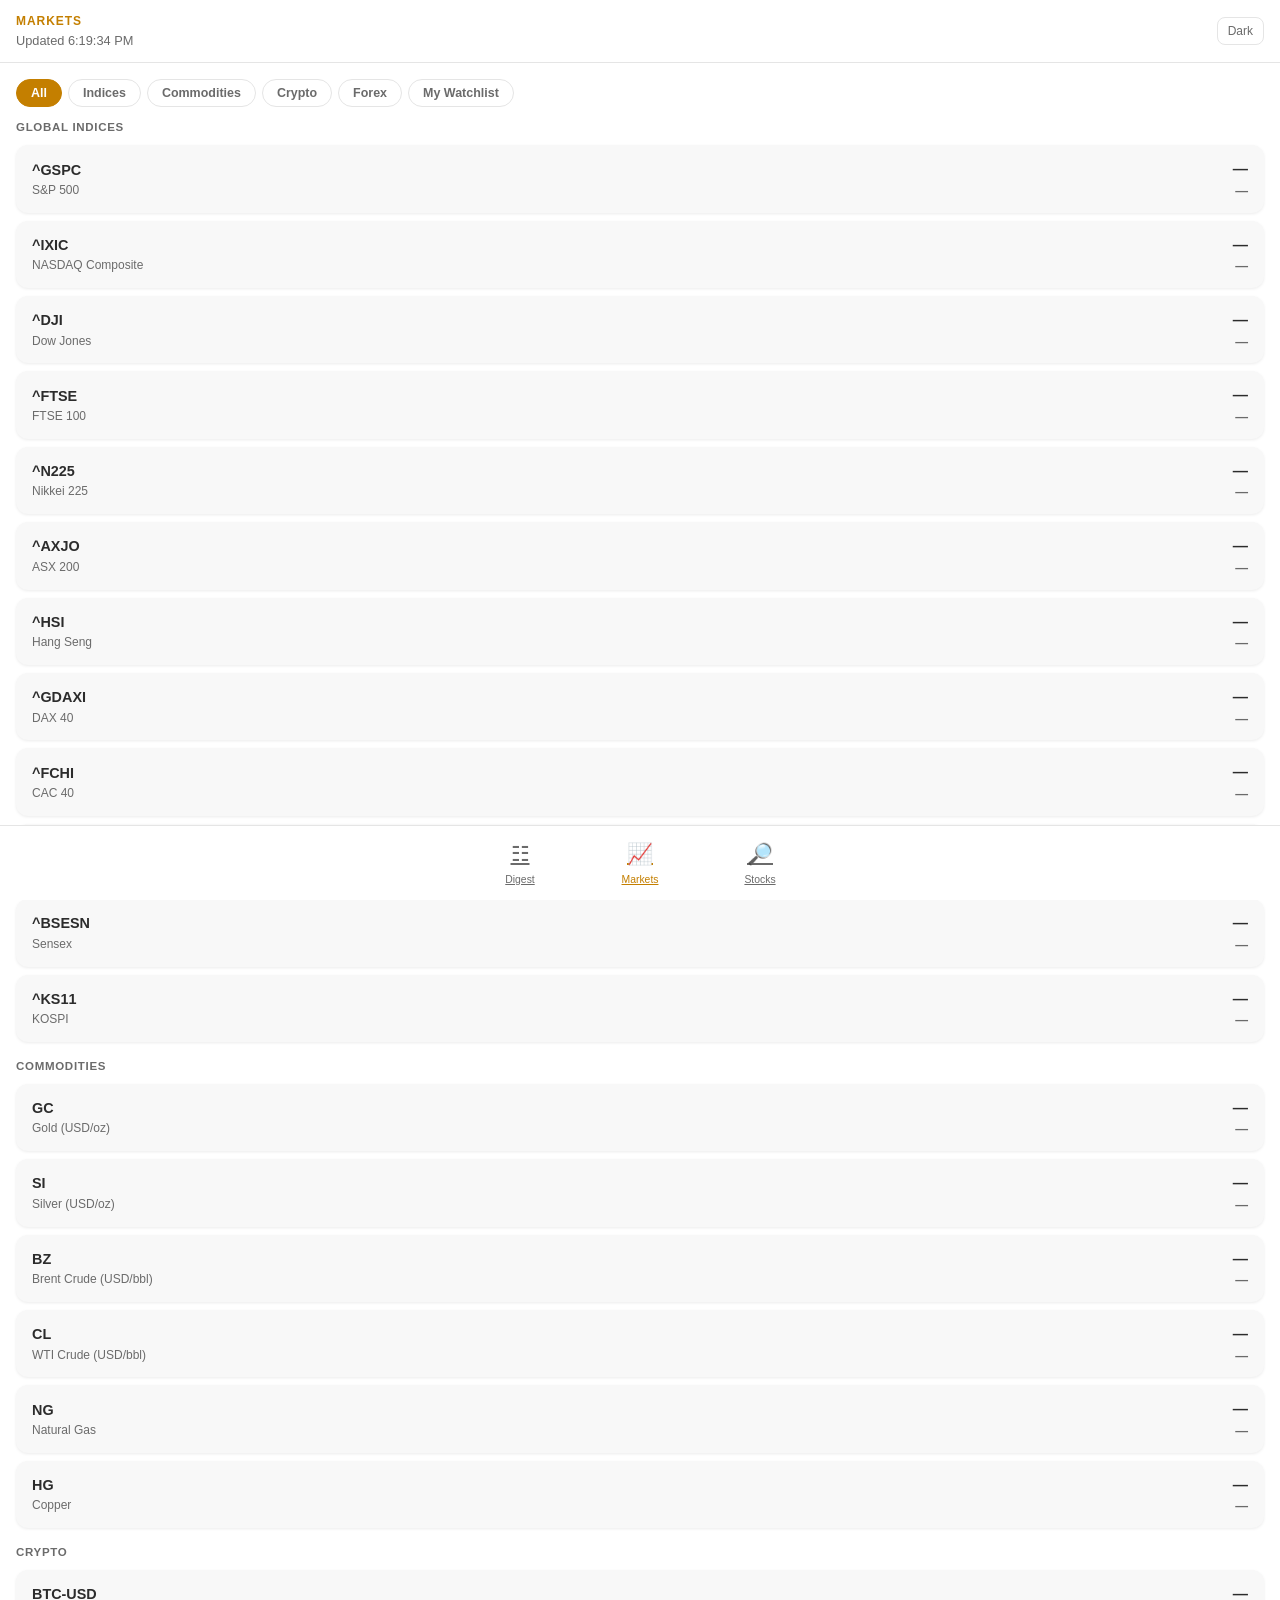
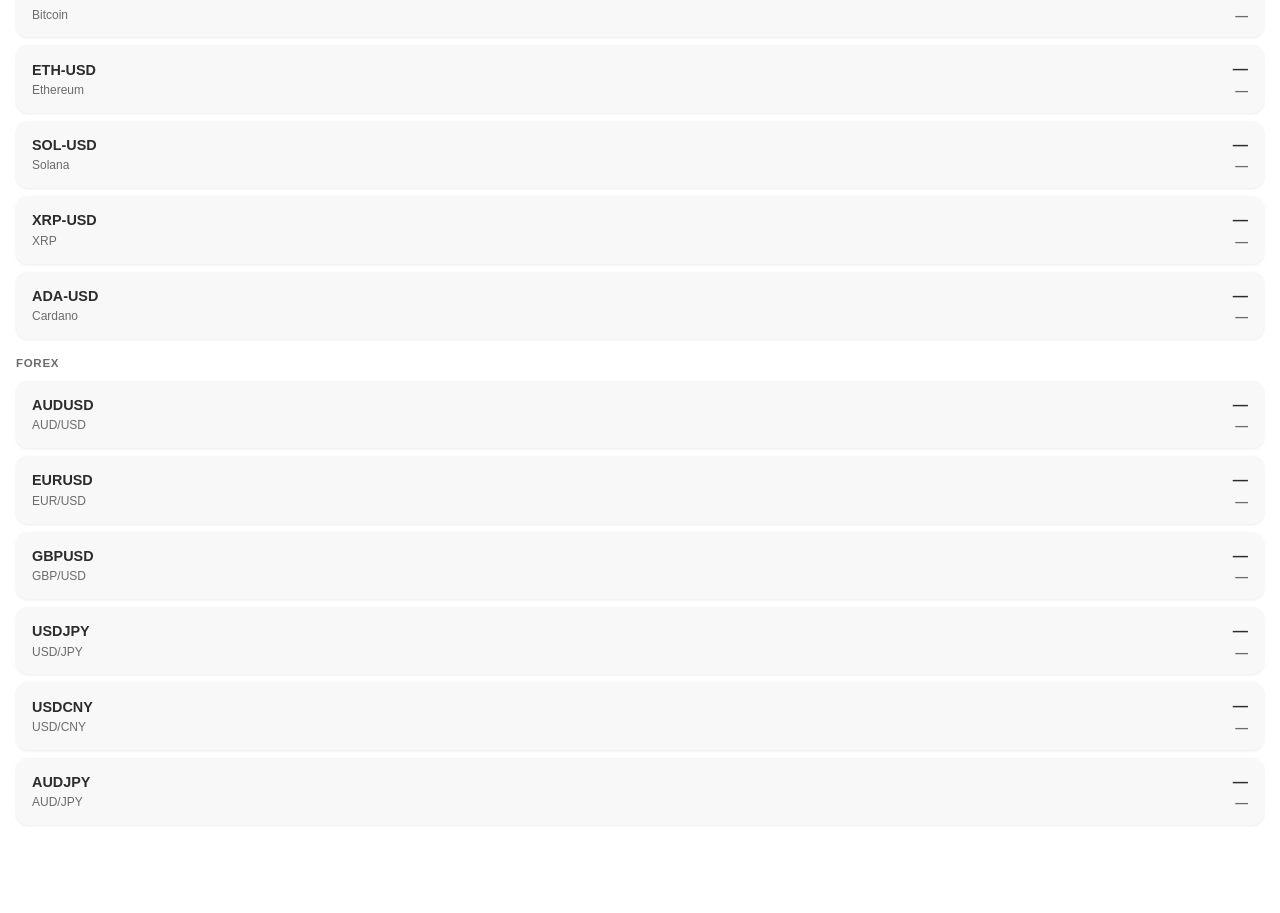
<file: markets.html>
<!DOCTYPE html>
<html lang="en">
<head>
  <meta charset="UTF-8">
  <meta name="viewport" content="width=device-width, initial-scale=1.0, viewport-fit=cover">
  <meta name="apple-mobile-web-app-capable" content="yes">
  <meta name="apple-mobile-web-app-status-bar-style" content="default">
  <meta name="apple-mobile-web-app-title" content="Briefing">
  <meta name="theme-color" content="#FFFFFF">
  <link rel="manifest" href="manifest.json">
  <link rel="apple-touch-icon" href="icon-192.png">
  <link rel="stylesheet" href="style.css">
  <title>Markets — Morning Briefing</title>
</head>
<body>

  <div class="header">
    <div>
      <div class="header-title">Markets</div>
      <div class="header-date" id="lastUpdated">Loading live data...</div>
    </div>
    <button class="theme-toggle" onclick="toggleTheme()">Dark</button>
  </div>

  <div style="padding: 12px 16px 80px;">

    <!-- Category tabs -->
    <div class="market-tabs" id="marketTabs">
      <button class="market-tab active" onclick="showCategory('all')">All</button>
      <button class="market-tab" onclick="showCategory('indices')">Indices</button>
      <button class="market-tab" onclick="showCategory('commodities')">Commodities</button>
      <button class="market-tab" onclick="showCategory('crypto')">Crypto</button>
      <button class="market-tab" onclick="showCategory('forex')">Forex</button>
      <button class="market-tab" onclick="showCategory('watchlist')">My Watchlist</button>
    </div>

    <div id="loading" class="loading">
      <div class="spinner"></div>
      <div>Fetching live prices...</div>
    </div>

    <div id="marketList"></div>

    <!-- Add to watchlist -->
    <div id="addWatchlist" style="display:none; margin-top:16px;">
      <div class="search-bar">
        <input type="text" class="search-input" id="addTickerInput"
               placeholder="Add ticker (e.g. TSLA, BHP.AX)"
               autocapitalize="characters" autocomplete="off">
        <button class="search-btn" onclick="addToWatchlist()">Add</button>
      </div>
    </div>
  </div>

  <!-- Bottom Navigation -->
  <div class="bottom-nav">
    <a href="index.html" class="nav-btn">
      <span class="nav-btn-icon">&#9783;</span>
      <span>Digest</span>
    </a>
    <a href="markets.html" class="nav-btn active">
      <span class="nav-btn-icon">&#128200;</span>
      <span>Markets</span>
    </a>
    <a href="search.html" class="nav-btn">
      <span class="nav-btn-icon">&#128270;</span>
      <span>Stocks</span>
    </a>
  </div>

  <style>
    .market-tabs {
      display: flex;
      gap: 6px;
      overflow-x: auto;
      -webkit-overflow-scrolling: touch;
      padding: 4px 0 12px;
      scrollbar-width: none;
    }
    .market-tabs::-webkit-scrollbar { display: none; }
    .market-tab {
      padding: 6px 14px;
      border: 1px solid var(--border);
      border-radius: 20px;
      background: var(--bg);
      color: var(--text-secondary);
      font-size: 0.78rem;
      font-weight: 600;
      white-space: nowrap;
      cursor: pointer;
    }
    .market-tab.active {
      background: var(--accent);
      color: white;
      border-color: var(--accent);
    }
    .market-card {
      display: flex;
      justify-content: space-between;
      align-items: center;
      padding: 12px 16px;
      background: var(--bg-card);
      border-radius: var(--radius);
      margin-bottom: 8px;
      box-shadow: var(--shadow);
      cursor: pointer;
    }
    .market-card:active { opacity: 0.8; }
    .market-left { flex: 1; }
    .market-ticker {
      font-size: 0.9rem;
      font-weight: 700;
      color: var(--text);
    }
    .market-name {
      font-size: 0.75rem;
      color: var(--text-secondary);
    }
    .market-right { text-align: right; }
    .market-price {
      font-size: 0.95rem;
      font-weight: 700;
      color: var(--text);
    }
    .market-change {
      font-size: 0.8rem;
      font-weight: 600;
    }
    .market-change.up { color: var(--green); }
    .market-change.down { color: var(--red); }
    .market-change.flat { color: var(--neutral); }
    .market-category-title {
      font-size: 0.72rem;
      font-weight: 700;
      text-transform: uppercase;
      letter-spacing: 0.06em;
      color: var(--text-secondary);
      margin: 16px 0 8px;
    }
    .market-category-title:first-child { margin-top: 0; }
    .watchlist-remove {
      background: none;
      border: none;
      color: var(--red);
      font-size: 0.75rem;
      padding: 4px 8px;
      cursor: pointer;
    }
  </style>

  <script>
    const API_BASE = 'https://black-glade-e64b.hamishgraham07.workers.dev';

    // Default market assets by category
    const MARKETS = {
      indices: [
        {ticker: '^GSPC', name: 'S&P 500', cat: 'indices'},
        {ticker: '^IXIC', name: 'NASDAQ Composite', cat: 'indices'},
        {ticker: '^DJI', name: 'Dow Jones', cat: 'indices'},
        {ticker: '^FTSE', name: 'FTSE 100', cat: 'indices'},
        {ticker: '^N225', name: 'Nikkei 225', cat: 'indices'},
        {ticker: '^AXJO', name: 'ASX 200', cat: 'indices'},
        {ticker: '^HSI', name: 'Hang Seng', cat: 'indices'},
        {ticker: '^GDAXI', name: 'DAX 40', cat: 'indices'},
        {ticker: '^FCHI', name: 'CAC 40', cat: 'indices'},
        {ticker: '^STOXX50E', name: 'Euro Stoxx 50', cat: 'indices'},
        {ticker: '^BSESN', name: 'Sensex', cat: 'indices'},
        {ticker: '^KS11', name: 'KOSPI', cat: 'indices'},
      ],
      commodities: [
        {ticker: 'GC=F', name: 'Gold (USD/oz)', cat: 'commodities'},
        {ticker: 'SI=F', name: 'Silver (USD/oz)', cat: 'commodities'},
        {ticker: 'BZ=F', name: 'Brent Crude (USD/bbl)', cat: 'commodities'},
        {ticker: 'CL=F', name: 'WTI Crude (USD/bbl)', cat: 'commodities'},
        {ticker: 'NG=F', name: 'Natural Gas', cat: 'commodities'},
        {ticker: 'HG=F', name: 'Copper', cat: 'commodities'},
      ],
      crypto: [
        {ticker: 'BTC-USD', name: 'Bitcoin', cat: 'crypto'},
        {ticker: 'ETH-USD', name: 'Ethereum', cat: 'crypto'},
        {ticker: 'SOL-USD', name: 'Solana', cat: 'crypto'},
        {ticker: 'XRP-USD', name: 'XRP', cat: 'crypto'},
        {ticker: 'ADA-USD', name: 'Cardano', cat: 'crypto'},
      ],
      forex: [
        {ticker: 'AUDUSD=X', name: 'AUD/USD', cat: 'forex'},
        {ticker: 'EURUSD=X', name: 'EUR/USD', cat: 'forex'},
        {ticker: 'GBPUSD=X', name: 'GBP/USD', cat: 'forex'},
        {ticker: 'USDJPY=X', name: 'USD/JPY', cat: 'forex'},
        {ticker: 'USDCNY=X', name: 'USD/CNY', cat: 'forex'},
        {ticker: 'AUDJPY=X', name: 'AUD/JPY', cat: 'forex'},
      ],
    };

    let allData = {};
    let currentCategory = 'all';

    // Theme
    function toggleTheme() {
      const body = document.body;
      const btn = document.querySelector('.theme-toggle');
      const meta = document.querySelector('meta[name="theme-color"]');
      if (body.getAttribute('data-theme') === 'dark') {
        body.removeAttribute('data-theme');
        btn.textContent = 'Dark';
        meta.content = '#FFFFFF';
      } else {
        body.setAttribute('data-theme', 'dark');
        btn.textContent = 'Light';
        meta.content = '#1A1A1A';
      }
      localStorage.setItem('theme', body.getAttribute('data-theme') || 'light');
    }
    if (localStorage.getItem('theme') === 'dark') {
      document.body.setAttribute('data-theme', 'dark');
      document.querySelector('.theme-toggle').textContent = 'Light';
      document.querySelector('meta[name="theme-color"]').content = '#1A1A1A';
    }

    // Watchlist
    function getWatchlist() {
      try { return JSON.parse(localStorage.getItem('marketWatchlist') || '[]'); } catch { return []; }
    }
    function saveWatchlist(list) {
      localStorage.setItem('marketWatchlist', JSON.stringify(list));
    }
    function addToWatchlist() {
      const input = document.getElementById('addTickerInput');
      const ticker = input.value.trim().toUpperCase();
      if (!ticker) return;
      let wl = getWatchlist();
      if (!wl.find(w => w.ticker === ticker)) {
        wl.push({ticker, name: ticker, cat: 'watchlist'});
        saveWatchlist(wl);
        input.value = '';
        fetchAndRender();
      }
    }
    function removeFromWatchlist(ticker) {
      let wl = getWatchlist().filter(w => w.ticker !== ticker);
      saveWatchlist(wl);
      fetchAndRender();
    }
    document.getElementById('addTickerInput')?.addEventListener('keydown', e => {
      if (e.key === 'Enter') addToWatchlist();
    });

    // Fetch all market data
    async function fetchAllMarkets() {
      const allAssets = [
        ...MARKETS.indices, ...MARKETS.commodities,
        ...MARKETS.crypto, ...MARKETS.forex,
        ...getWatchlist()
      ];

      // Fetch in batches of 6 to not overwhelm the API
      const results = {};
      const batchSize = 6;
      for (let i = 0; i < allAssets.length; i += batchSize) {
        const batch = allAssets.slice(i, i + batchSize);
        const promises = batch.map(async (asset) => {
          try {
            const resp = await fetch(`${API_BASE}/api/stock/${encodeURIComponent(asset.ticker)}?quick=1`);
            if (resp.ok) {
              const data = await resp.json();
              results[asset.ticker] = {
                ...asset,
                price: data.chart?.price,
                change: data.chart?.change,
                currency: data.chart?.currency || '',
                trend: data.chart?.trend,
              };
            }
          } catch {}
        });
        await Promise.all(promises);
      }
      return results;
    }

    function showCategory(cat) {
      currentCategory = cat;
      document.querySelectorAll('.market-tab').forEach(t => t.classList.remove('active'));
      event.target.classList.add('active');
      document.getElementById('addWatchlist').style.display = cat === 'watchlist' ? 'block' : 'none';
      renderMarkets();
    }

    function renderMarkets() {
      const list = document.getElementById('marketList');
      let html = '';

      const categories = currentCategory === 'all'
        ? ['indices', 'commodities', 'crypto', 'forex', 'watchlist']
        : [currentCategory];

      for (const cat of categories) {
        let assets;
        if (cat === 'watchlist') {
          assets = getWatchlist();
          if (assets.length === 0 && currentCategory === 'watchlist') {
            html += '<div class="market-category-title">My Watchlist</div>';
            html += '<div style="color:var(--text-secondary);font-size:0.85rem;padding:16px 0;">No stocks in watchlist yet. Add tickers below.</div>';
            continue;
          } else if (assets.length === 0) {
            continue;
          }
        } else {
          assets = MARKETS[cat] || [];
        }

        const catLabels = {indices: 'Global Indices', commodities: 'Commodities', crypto: 'Crypto', forex: 'Forex', watchlist: 'My Watchlist'};
        html += `<div class="market-category-title">${catLabels[cat] || cat}</div>`;

        for (const asset of assets) {
          const data = allData[asset.ticker];
          const price = data?.price != null ? data.price.toFixed(2) : '—';
          const change = data?.change;
          const changeStr = change != null ? (change >= 0 ? `+${change.toFixed(2)}%` : `${change.toFixed(2)}%`) : '—';
          const changeClass = change > 0 ? 'up' : change < 0 ? 'down' : 'flat';
          const currency = data?.currency || '';
          const removeBtn = cat === 'watchlist'
            ? `<button class="watchlist-remove" onclick="event.stopPropagation();removeFromWatchlist('${asset.ticker}')">Remove</button>`
            : '';

          html += `
            <div class="market-card" onclick="window.location.href='search.html?ticker=${encodeURIComponent(asset.ticker)}'">
              <div class="market-left">
                <div class="market-ticker">${asset.ticker.replace('=F','').replace('=X','')}</div>
                <div class="market-name">${asset.name}</div>
              </div>
              <div class="market-right">
                <div class="market-price">${price}</div>
                <div class="market-change ${changeClass}">${changeStr}</div>
                ${removeBtn}
              </div>
            </div>`;
        }
      }

      list.innerHTML = html;
    }

    async function fetchAndRender() {
      const loading = document.getElementById('loading');
      loading.style.display = 'block';
      try {
        allData = await fetchAllMarkets();
        document.getElementById('lastUpdated').textContent = `Updated ${new Date().toLocaleTimeString()}`;
      } catch (e) {
        document.getElementById('lastUpdated').textContent = 'Failed to load — is stock_api.py running?';
      }
      loading.style.display = 'none';
      renderMarkets();
    }

    // Auto-search if ticker in URL
    const urlTicker = new URLSearchParams(window.location.search).get('ticker');

    // Initial load
    fetchAndRender();

    // Service worker
    if ('serviceWorker' in navigator) {
      navigator.serviceWorker.register('sw.js');
    }
  </script>

</body>
</html>
</file>
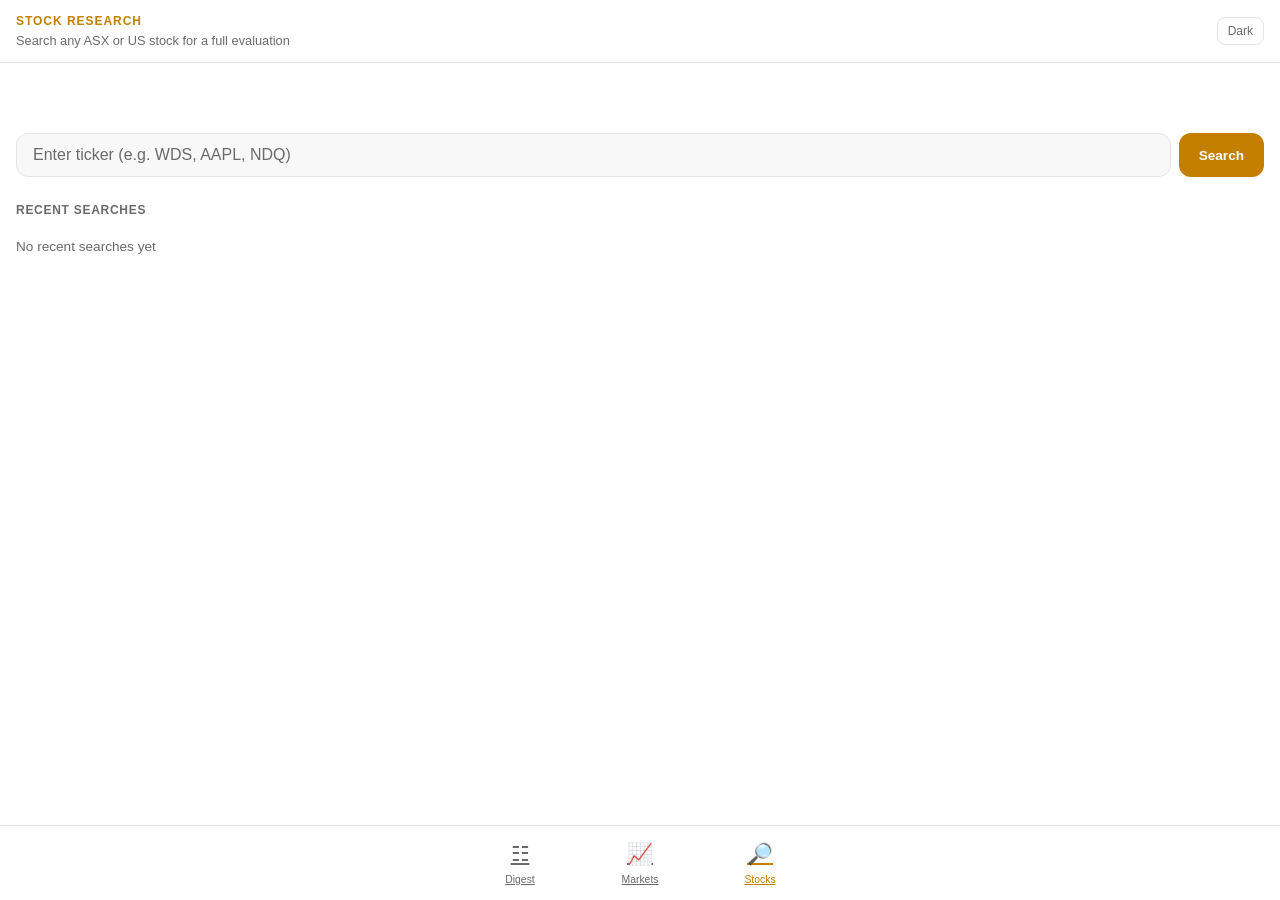
<file: search.html>
<!DOCTYPE html>
<html lang="en">
<head>
  <meta charset="UTF-8">
  <meta name="viewport" content="width=device-width, initial-scale=1.0, viewport-fit=cover">
  <meta name="apple-mobile-web-app-capable" content="yes">
  <meta name="apple-mobile-web-app-status-bar-style" content="default">
  <meta name="apple-mobile-web-app-title" content="Briefing">
  <meta name="theme-color" content="#FFFFFF">
  <link rel="manifest" href="manifest.json">
  <link rel="apple-touch-icon" href="icon-192.png">
  <link rel="stylesheet" href="style.css">
  <title>Stock Research — Morning Briefing</title>
</head>
<body>

  <div class="header">
    <div>
      <div class="header-title">Stock Research</div>
      <div class="header-date">Search any ASX or US stock for a full evaluation</div>
    </div>
    <button class="theme-toggle" onclick="toggleTheme()">Dark</button>
  </div>

  <div class="search-container">
    <div class="search-bar">
      <input type="text" class="search-input" id="tickerInput"
             placeholder="Enter ticker (e.g. WDS, AAPL, NDQ)"
             autocapitalize="characters" autocomplete="off" spellcheck="false">
      <button class="search-btn" id="searchBtn" onclick="searchStock()">Search</button>
    </div>

    <div id="loading" class="loading" style="display:none;">
      <div class="spinner"></div>
      <div>Researching stock data...</div>
      <div style="font-size:0.78rem; margin-top:4px;">This may take a moment</div>
    </div>

    <div id="results"></div>

    <div id="recentSearches" class="recent-searches">
      <div class="recent-title">Recent Searches</div>
      <div id="recentList"></div>
    </div>
  </div>

  <!-- Bottom Navigation -->
  <div class="bottom-nav">
    <a href="index.html" class="nav-btn">
      <span class="nav-btn-icon">&#9783;</span>
      <span>Digest</span>
    </a>
    <a href="markets.html" class="nav-btn">
      <span class="nav-btn-icon">&#128200;</span>
      <span>Markets</span>
    </a>
    <a href="search.html" class="nav-btn active">
      <span class="nav-btn-icon">&#128270;</span>
      <span>Stocks</span>
    </a>
  </div>

  <script>
    // Theme
    function toggleTheme() {
      const body = document.body;
      const btn = document.querySelector('.theme-toggle');
      const meta = document.querySelector('meta[name="theme-color"]');
      if (body.getAttribute('data-theme') === 'dark') {
        body.removeAttribute('data-theme');
        btn.textContent = 'Dark';
        meta.content = '#FFFFFF';
      } else {
        body.setAttribute('data-theme', 'dark');
        btn.textContent = 'Light';
        meta.content = '#1A1A1A';
      }
      localStorage.setItem('theme', body.getAttribute('data-theme') || 'light');
    }
    if (localStorage.getItem('theme') === 'dark') {
      document.body.setAttribute('data-theme', 'dark');
      document.querySelector('.theme-toggle').textContent = 'Light';
      document.querySelector('meta[name="theme-color"]').content = '#1A1A1A';
    }

    // Recent searches
    function getRecent() {
      try { return JSON.parse(localStorage.getItem('recentStocks') || '[]'); } catch { return []; }
    }
    function saveRecent(ticker, name) {
      let recent = getRecent().filter(r => r.ticker !== ticker);
      recent.unshift({ ticker, name, date: new Date().toLocaleDateString() });
      if (recent.length > 10) recent = recent.slice(0, 10);
      localStorage.setItem('recentStocks', JSON.stringify(recent));
      renderRecent();
    }
    function renderRecent() {
      const list = document.getElementById('recentList');
      const recent = getRecent();
      if (recent.length === 0) {
        list.innerHTML = '<div style="color:var(--text-secondary);font-size:0.85rem;padding:8px 0;">No recent searches yet</div>';
        return;
      }
      list.innerHTML = recent.map(r => `
        <div class="recent-item" onclick="document.getElementById('tickerInput').value='${r.ticker}';searchStock();">
          <div>
            <div class="recent-item-ticker">${r.ticker}</div>
            <div class="recent-item-name">${r.name || ''} &middot; ${r.date}</div>
          </div>
          <div class="recent-item-arrow">&#8250;</div>
        </div>
      `).join('');
    }
    renderRecent();

    // Enter key triggers search
    document.getElementById('tickerInput').addEventListener('keydown', e => {
      if (e.key === 'Enter') searchStock();
    });

    // Stock search — calls local Python API server
    const API_BASE = 'https://black-glade-e64b.hamishgraham07.workers.dev';

    async function searchStock() {
      const ticker = document.getElementById('tickerInput').value.trim().toUpperCase();
      if (!ticker) return;

      const loading = document.getElementById('loading');
      const results = document.getElementById('results');
      const btn = document.getElementById('searchBtn');

      loading.style.display = 'block';
      results.innerHTML = '';
      btn.disabled = true;

      try {
        const resp = await fetch(`${API_BASE}/api/stock/${encodeURIComponent(ticker)}`);
        if (!resp.ok) {
          const err = await resp.json().catch(() => ({}));
          if (resp.status === 404) {
            results.innerHTML = `
              <div class="empty-state">
                <div class="empty-state-icon">&#128269;</div>
                <div class="empty-state-text">Couldn't find data for "${ticker}".<br>Try an ASX ticker (e.g. WDS.AX) or US ticker (e.g. AAPL).</div>
              </div>`;
            return;
          }
          throw new Error(err.error || 'API error');
        }

        const data = await resp.json();
        const stockName = data.chart?.name || data.fundamentals?.sector || ticker;
        saveRecent(ticker, stockName);
        results.innerHTML = buildReport(data);

      } catch (err) {
        const isNetworkErr = err.message === 'Failed to fetch';
        results.innerHTML = `
          <div class="empty-state">
            <div class="empty-state-icon">${isNetworkErr ? '&#128268;' : '&#9888;&#65039;'}</div>
            <div class="empty-state-text">${isNetworkErr
              ? 'Stock API not running.<br>Start it with: <code style="background:var(--bg-card);padding:4px 8px;border-radius:4px;">python3 stock_api.py</code>'
              : 'Error: ' + err.message}</div>
          </div>`;
      } finally {
        loading.style.display = 'none';
        btn.disabled = false;
      }
    }

    function buildReport(data) {
      const chart = data.chart;
      const fund = data.fundamentals;
      const verdict = data.verdict;
      const sentiment = data.sentiment;

      const ticker = data.ticker;
      const price = chart?.price?.toFixed(2) || '—';
      const currency = chart?.currency || 'USD';
      const change = chart?.change;
      const changeStr = change != null ? (change >= 0 ? `+${change.toFixed(2)}%` : `${change.toFixed(2)}%`) : '—';
      const changeClass = change > 0 ? 'up' : change < 0 ? 'down' : '';
      const name = chart?.name || ticker;
      const exchange = chart?.exchange || '';

      let metricsHtml = '';

      // Price metrics
      if (chart) {
        metricsHtml += `<div class="stock-section-title">Price Action (3 Month)</div>`;
        metricsHtml += metric('Current Price', `${currency} ${price}`);
        metricsHtml += metric('Day Change', `<span class="${changeClass === 'up' ? 'text-green' : changeClass === 'down' ? 'text-red' : ''}">${changeStr}</span>`);
        metricsHtml += metric('3M High', `${currency} ${chart.high3m}`);
        metricsHtml += metric('3M Low', `${currency} ${chart.low3m}`);
        metricsHtml += metric('3M Trend', chart.trend);
        metricsHtml += metric('Annualised Volatility', `${chart.annualVol}%`);
        if (chart.fiftyTwoWeekHigh) metricsHtml += metric('52W High', `${currency} ${chart.fiftyTwoWeekHigh.toFixed(2)}`);
        if (chart.fiftyTwoWeekLow) metricsHtml += metric('52W Low', `${currency} ${chart.fiftyTwoWeekLow.toFixed(2)}`);
      }

      // Fundamentals
      if (fund?.pe || fund?.pb || fund?.dividendYield || fund?.marketCap) {
        metricsHtml += `<div class="stock-section-title">Fundamentals</div>`;
        if (fund.marketCap) metricsHtml += metric('Market Cap', fund.marketCap);
        if (fund.pe) metricsHtml += metric('P/E Ratio', fund.pe);
        if (fund.pb) metricsHtml += metric('Price/Book', fund.pb);
        if (fund.dividendYield) metricsHtml += metric('Dividend Yield', fund.dividendYield);
        if (fund.profitMargin) metricsHtml += metric('Profit Margin', fund.profitMargin);
        if (fund.revenueGrowth) metricsHtml += metric('Revenue Growth', fund.revenueGrowth);
        if (fund.beta) metricsHtml += metric('Beta', fund.beta);
      }

      // Analyst targets
      if (fund?.targetPrice || fund?.analystBuy != null) {
        metricsHtml += `<div class="stock-section-title">Analyst View</div>`;
        if (fund.targetPrice) metricsHtml += metric('Mean Target', `${currency} ${fund.targetPrice}`);
        if (fund.targetHigh) metricsHtml += metric('High Target', `${currency} ${fund.targetHigh}`);
        if (fund.targetLow) metricsHtml += metric('Low Target', `${currency} ${fund.targetLow}`);
        if (fund.analystBuy != null) {
          metricsHtml += metric('Buy / Hold / Sell', `${fund.analystBuy} / ${fund.analystHold} / ${fund.analystSell}`);
        }
      }

      // News Sentiment
      let sentimentHtml = '';
      if (sentiment?.articles?.length) {
        const sentLabel = sentiment.label;
        const sentClass = sentiment.score > 0.05 ? 'text-green' : sentiment.score < -0.05 ? 'text-red' : '';
        sentimentHtml += `<div class="stock-section-title">News Sentiment</div>`;
        sentimentHtml += metric('Overall', `<span class="${sentClass}" style="font-weight:700;">${sentLabel}</span>`);
        sentimentHtml += metric('Coverage', `${sentiment.positive} positive &middot; ${sentiment.neutral} neutral &middot; ${sentiment.negative} negative`);
        sentimentHtml += `<div style="margin-top:8px;">`;
        for (const a of sentiment.articles.slice(0, 8)) {
          const icon = a.sentiment > 0.1 ? '&#9650;' : a.sentiment < -0.1 ? '&#9660;' : '&#9679;';
          const color = a.sentiment > 0.1 ? 'var(--green)' : a.sentiment < -0.1 ? 'var(--red)' : 'var(--text-secondary)';
          const src = a.source ? ` <span style="color:var(--text-secondary);font-size:0.7rem;">${a.source}</span>` : '';
          sentimentHtml += `<div style="display:flex;gap:8px;padding:5px 0;border-bottom:1px solid var(--border);font-size:0.8rem;line-height:1.3;">
            <span style="color:${color};flex-shrink:0;margin-top:2px;">${icon}</span>
            <span style="color:var(--text);">${a.title}${src}</span>
          </div>`;
        }
        sentimentHtml += `</div>`;
      }

      // Company info
      let companyHtml = '';
      if (fund?.sector || fund?.industry) {
        companyHtml = `<div class="stock-section-title">Company</div>`;
        if (fund.sector) companyHtml += metric('Sector', fund.sector);
        if (fund.industry) companyHtml += metric('Industry', fund.industry);
      }
      if (fund?.summary) {
        companyHtml += `<div class="stock-section-title">About</div>
          <div class="stock-narrative"><p>${fund.summary}</p></div>`;
      }

      // Mini price chart
      let chartHtml = '';
      if (chart?.closes?.length > 5) {
        chartHtml = buildMiniChart(chart.closes);
      }

      return `
        <div class="stock-report">
          <div class="stock-report-header">
            <div class="stock-ticker">${ticker}</div>
            <div class="stock-name">${name} &middot; ${exchange}</div>
            <div class="stock-price-row">
              <span class="stock-price">${currency} ${price}</span>
              <span class="stock-change ${changeClass}">${changeStr}</span>
            </div>
          </div>
          <div class="stock-report-body">
            <div class="stock-verdict ${verdict.verdict}">
              <div style="display:flex;justify-content:space-between;align-items:center;">
                <span>${verdict.label || verdict.text}</span>
                ${verdict.score != null ? `<span style="font-size:1.5rem;font-weight:800;">${verdict.score}<span style="font-size:0.7rem;font-weight:400;">/100</span></span>` : ''}
              </div>
            </div>
            ${verdict.signals?.length ? `<div style="margin-bottom:12px;">${verdict.signals.map(s => `<div style="font-size:0.8rem;color:var(--text-secondary);padding:2px 0;">&#8226; ${s}</div>`).join('')}</div>` : ''}
            ${chartHtml}
            ${metricsHtml}
            ${sentimentHtml}
            ${companyHtml}
          </div>
        </div>`;
    }

    function metric(label, value) {
      return `<div class="stock-metric"><span class="stock-metric-label">${label}</span><span class="stock-metric-value">${value}</span></div>`;
    }

    function buildMiniChart(closes) {
      const canvas = document.createElement('canvas');
      const width = 320;
      const height = 120;
      canvas.width = width;
      canvas.height = height;
      const ctx = canvas.getContext('2d');

      const min = Math.min(...closes);
      const max = Math.max(...closes);
      const range = max - min || 1;
      const padding = 10;
      const chartW = width - padding * 2;
      const chartH = height - padding * 2;

      // Background
      ctx.fillStyle = getComputedStyle(document.documentElement).getPropertyValue('--bg-card').trim() || '#F8F8F8';
      ctx.fillRect(0, 0, width, height);

      // Line
      const isUp = closes[closes.length - 1] >= closes[0];
      ctx.strokeStyle = isUp ? '#1B7A3D' : '#B83227';
      ctx.lineWidth = 2;
      ctx.beginPath();
      closes.forEach((c, i) => {
        const x = padding + (i / (closes.length - 1)) * chartW;
        const y = padding + chartH - ((c - min) / range) * chartH;
        if (i === 0) ctx.moveTo(x, y);
        else ctx.lineTo(x, y);
      });
      ctx.stroke();

      // Gradient fill
      ctx.lineTo(padding + chartW, padding + chartH);
      ctx.lineTo(padding, padding + chartH);
      ctx.closePath();
      const grad = ctx.createLinearGradient(0, 0, 0, height);
      grad.addColorStop(0, isUp ? 'rgba(27,122,61,0.15)' : 'rgba(184,50,39,0.15)');
      grad.addColorStop(1, 'rgba(0,0,0,0)');
      ctx.fillStyle = grad;
      ctx.fill();

      return `<div class="stock-section-title">3-Month Price Chart</div>
        <img src="${canvas.toDataURL()}" style="width:100%;border-radius:8px;margin-bottom:12px;" alt="Price chart">`;
    }

    // Auto-search from URL param (e.g. search.html?ticker=AAPL)
    const urlParams = new URLSearchParams(window.location.search);
    const urlTicker = urlParams.get('ticker');
    if (urlTicker) {
      document.getElementById('tickerInput').value = urlTicker;
      searchStock();
    }

    // Service worker
    if ('serviceWorker' in navigator) {
      navigator.serviceWorker.register('sw.js');
    }
  </script>

</body>
</html>
</file>
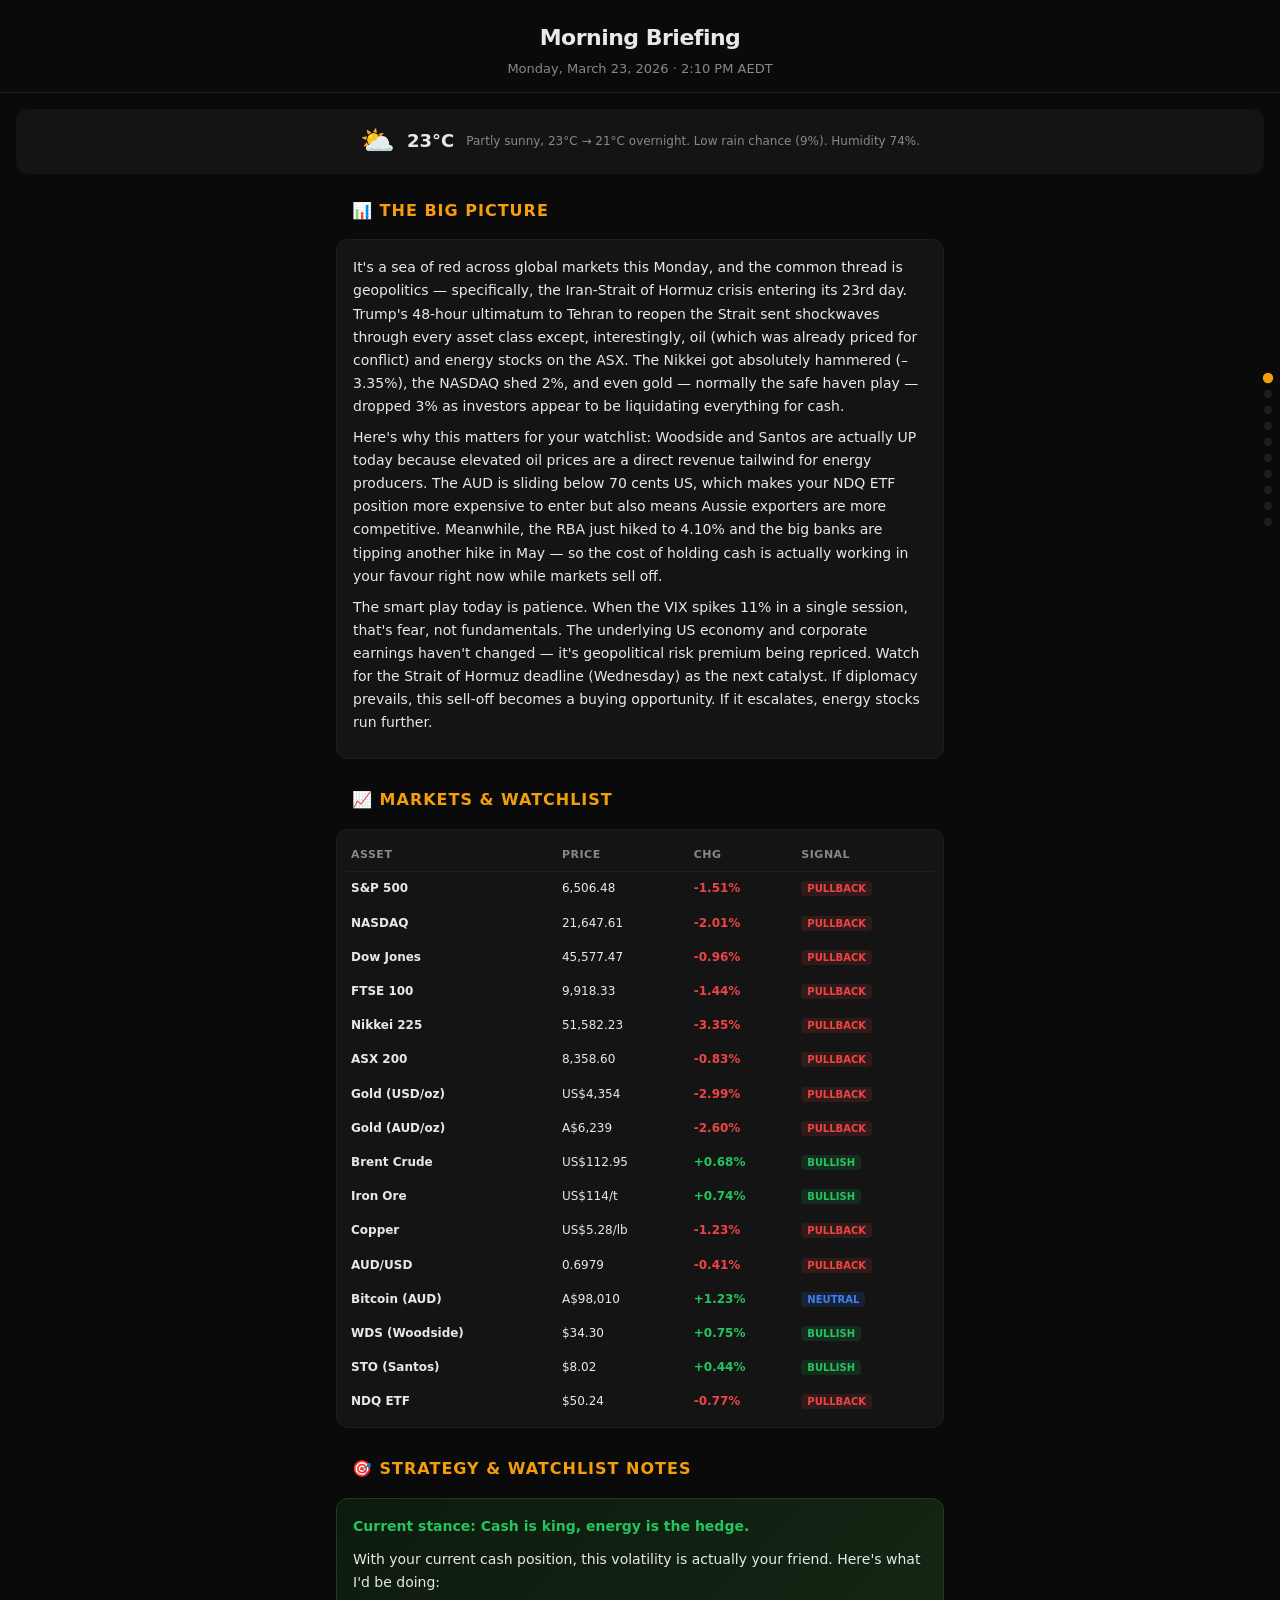
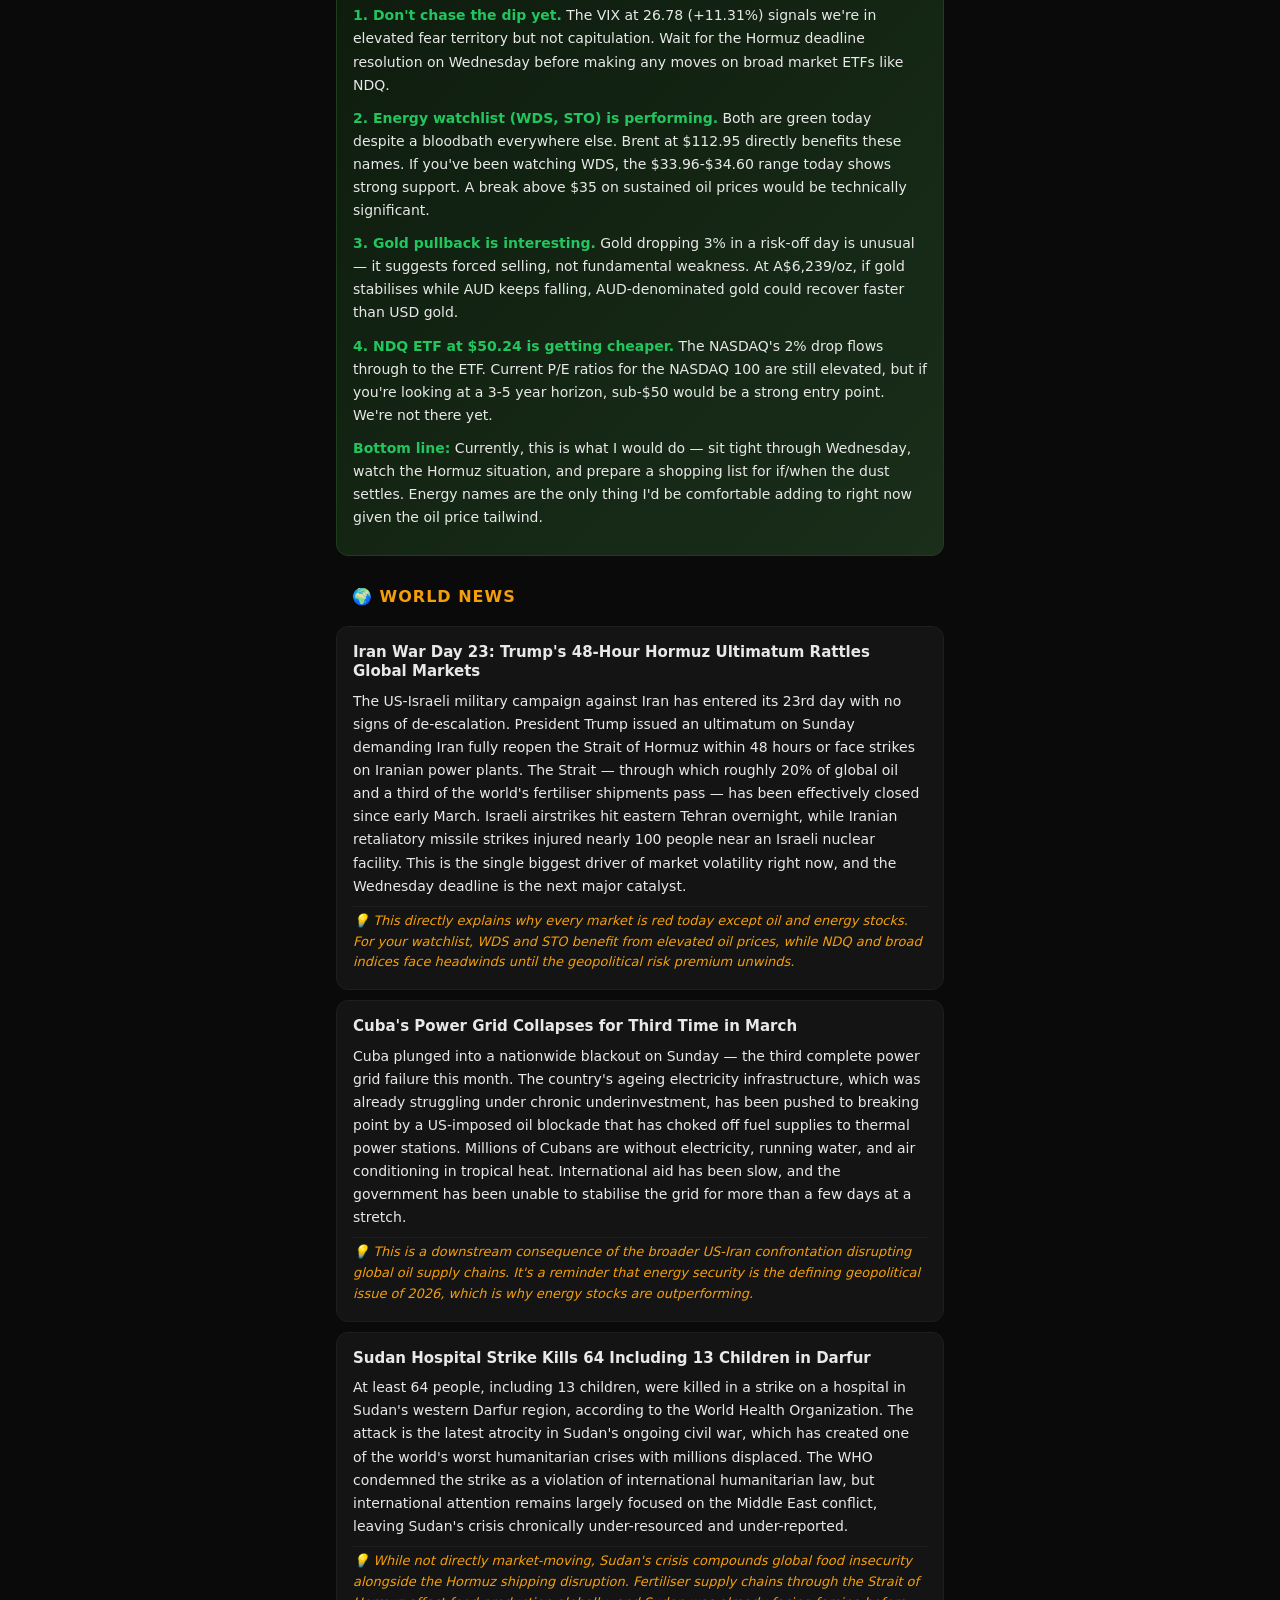
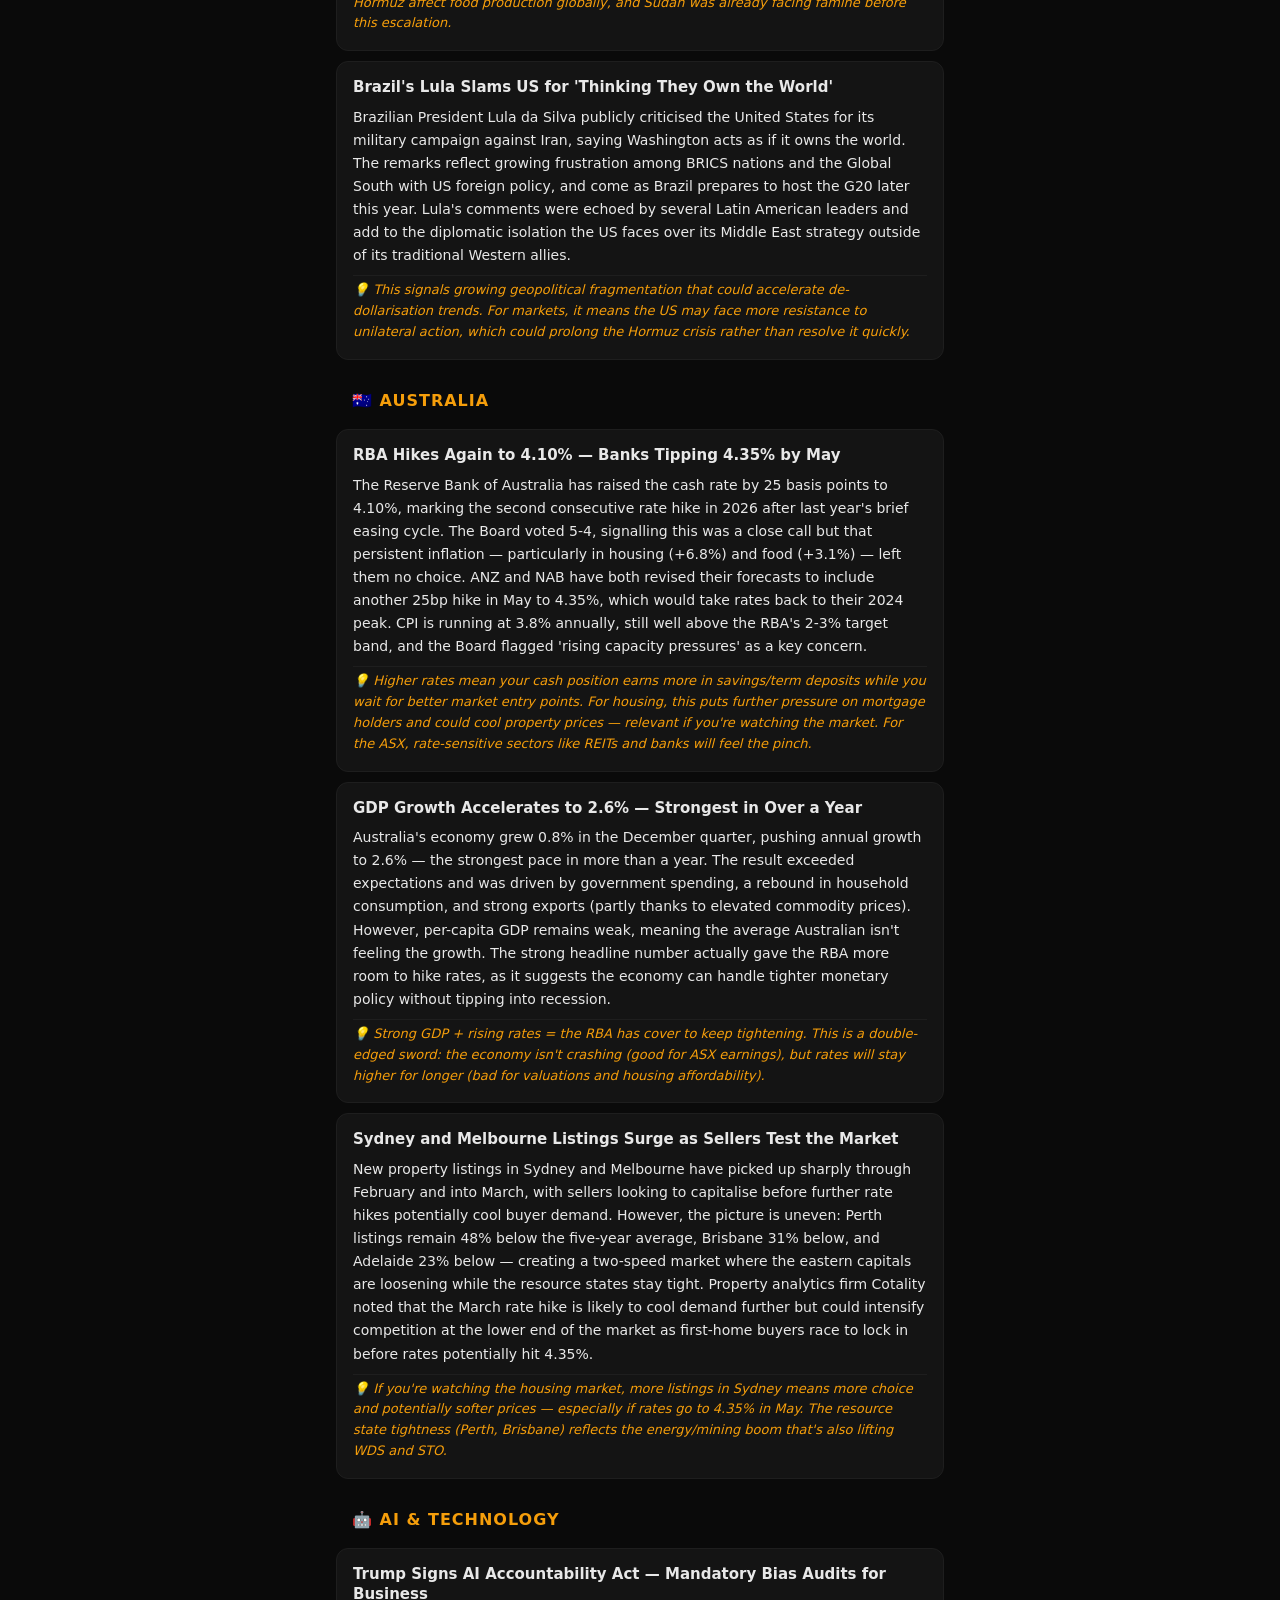
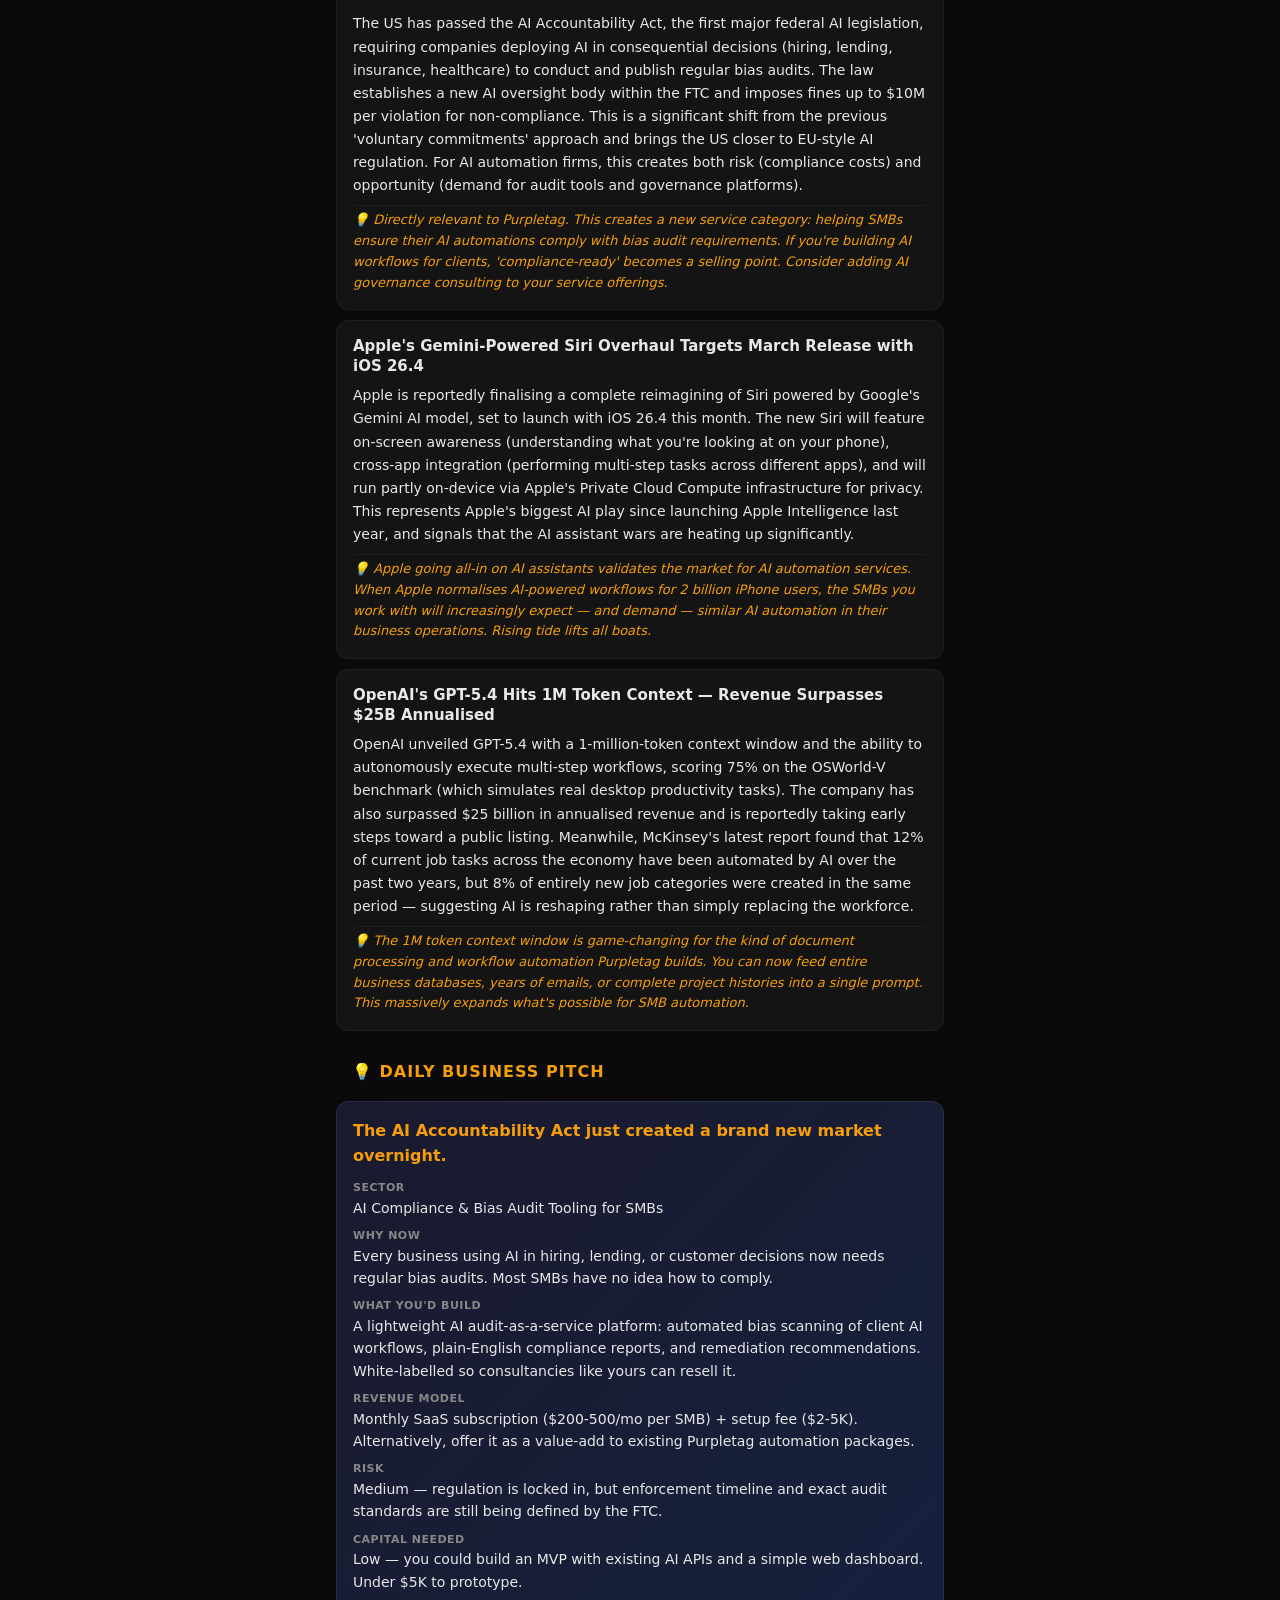
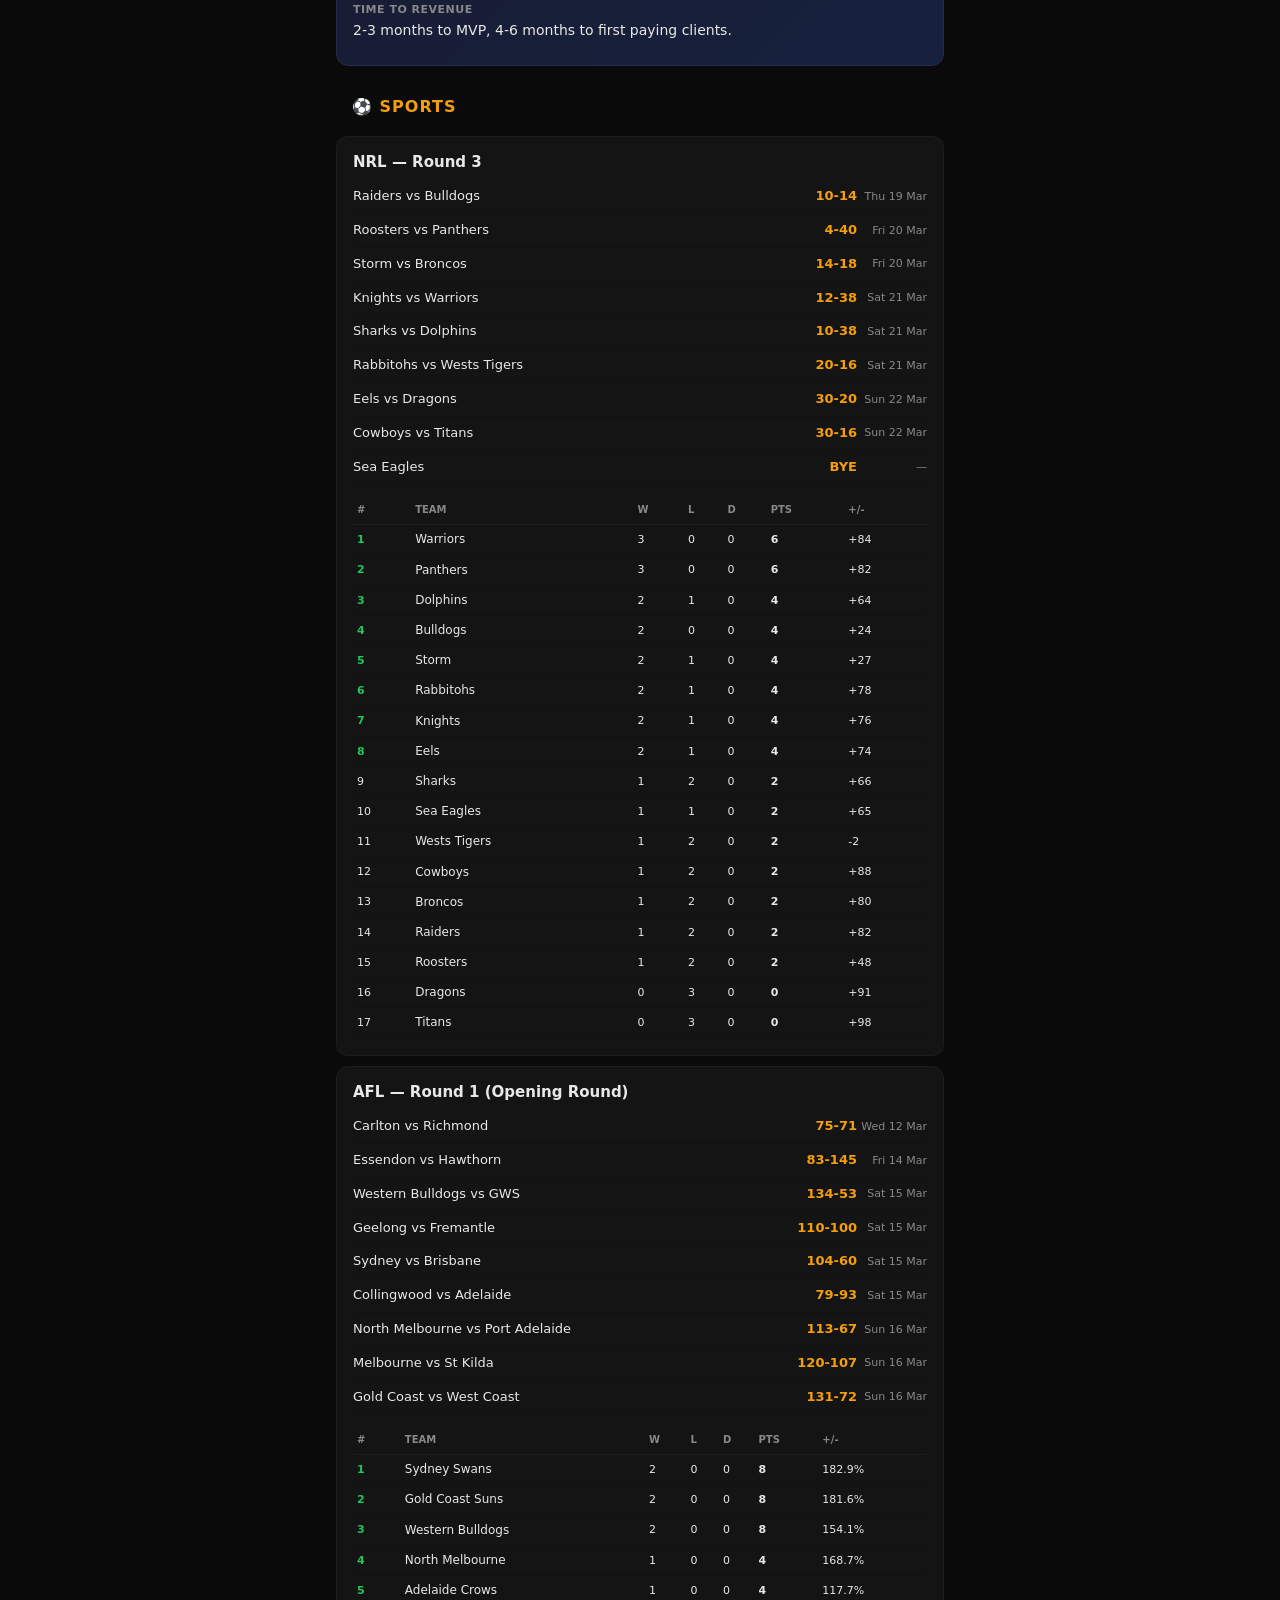
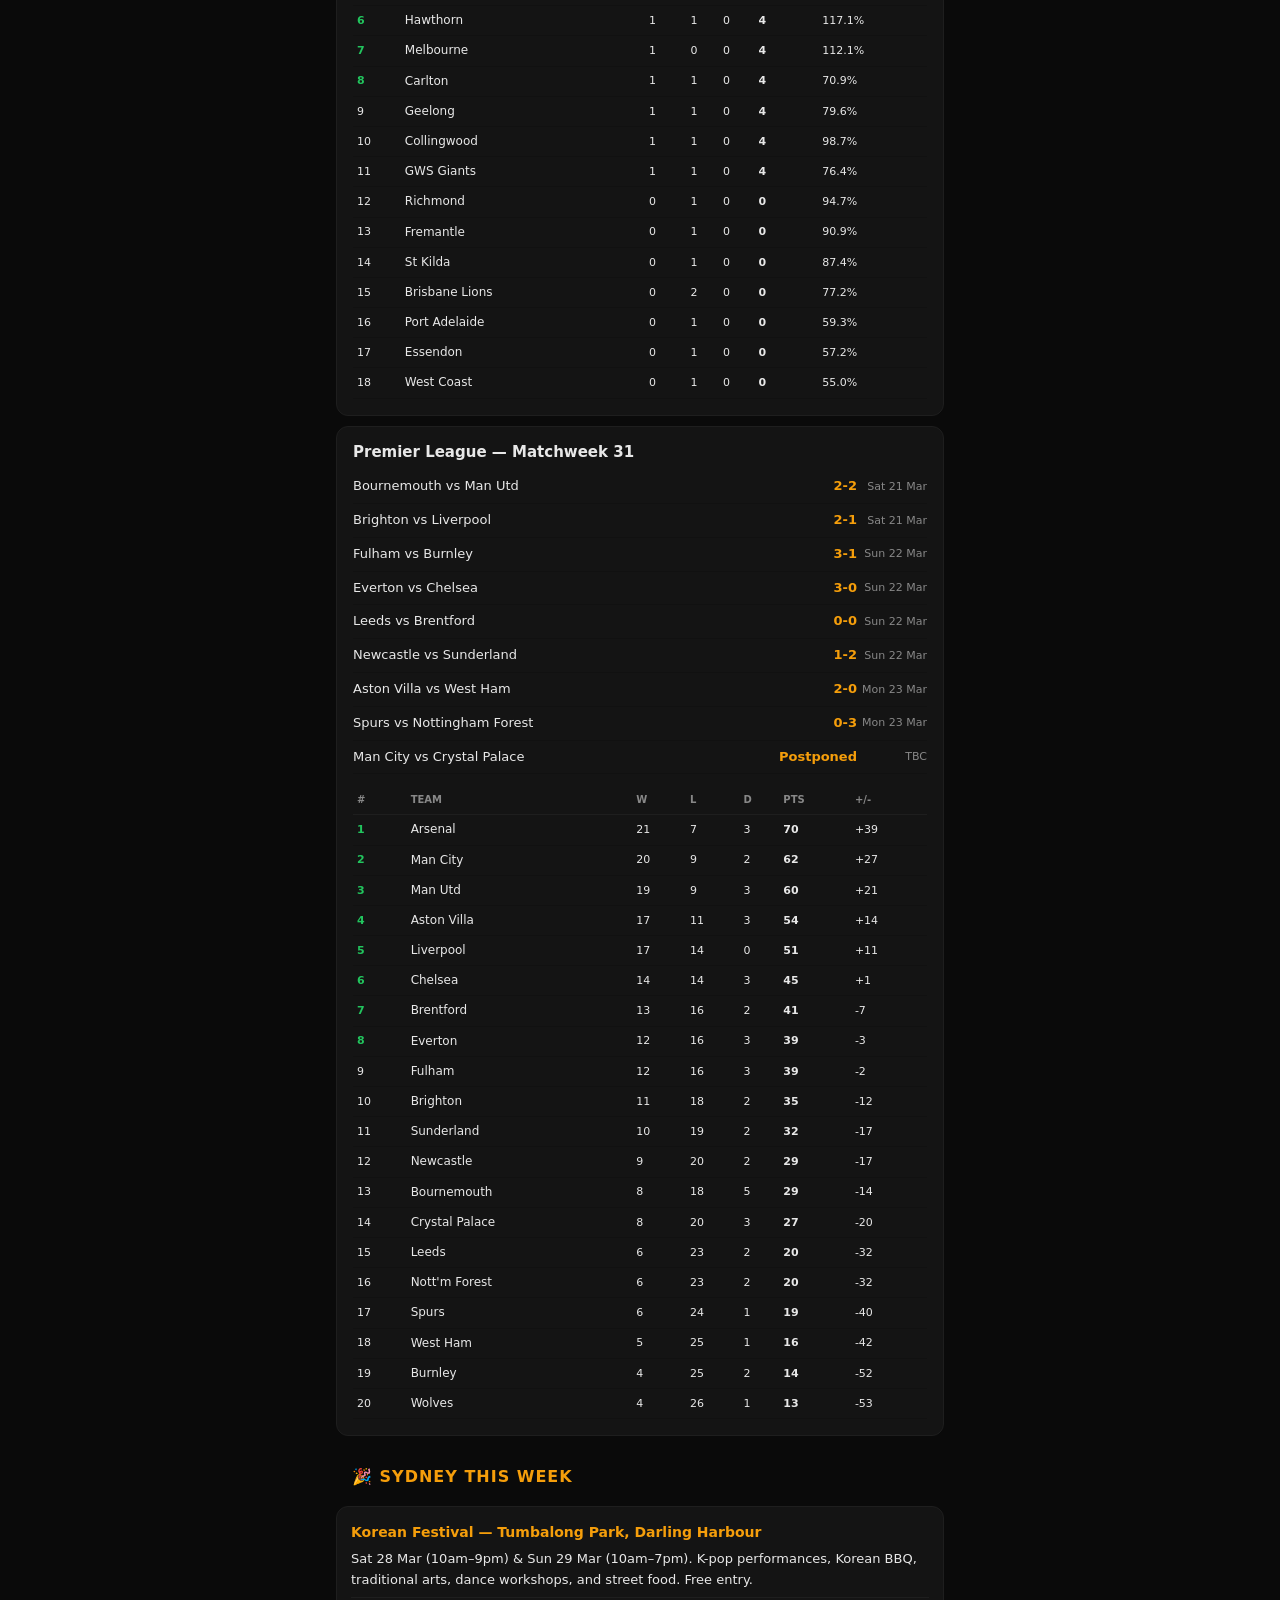
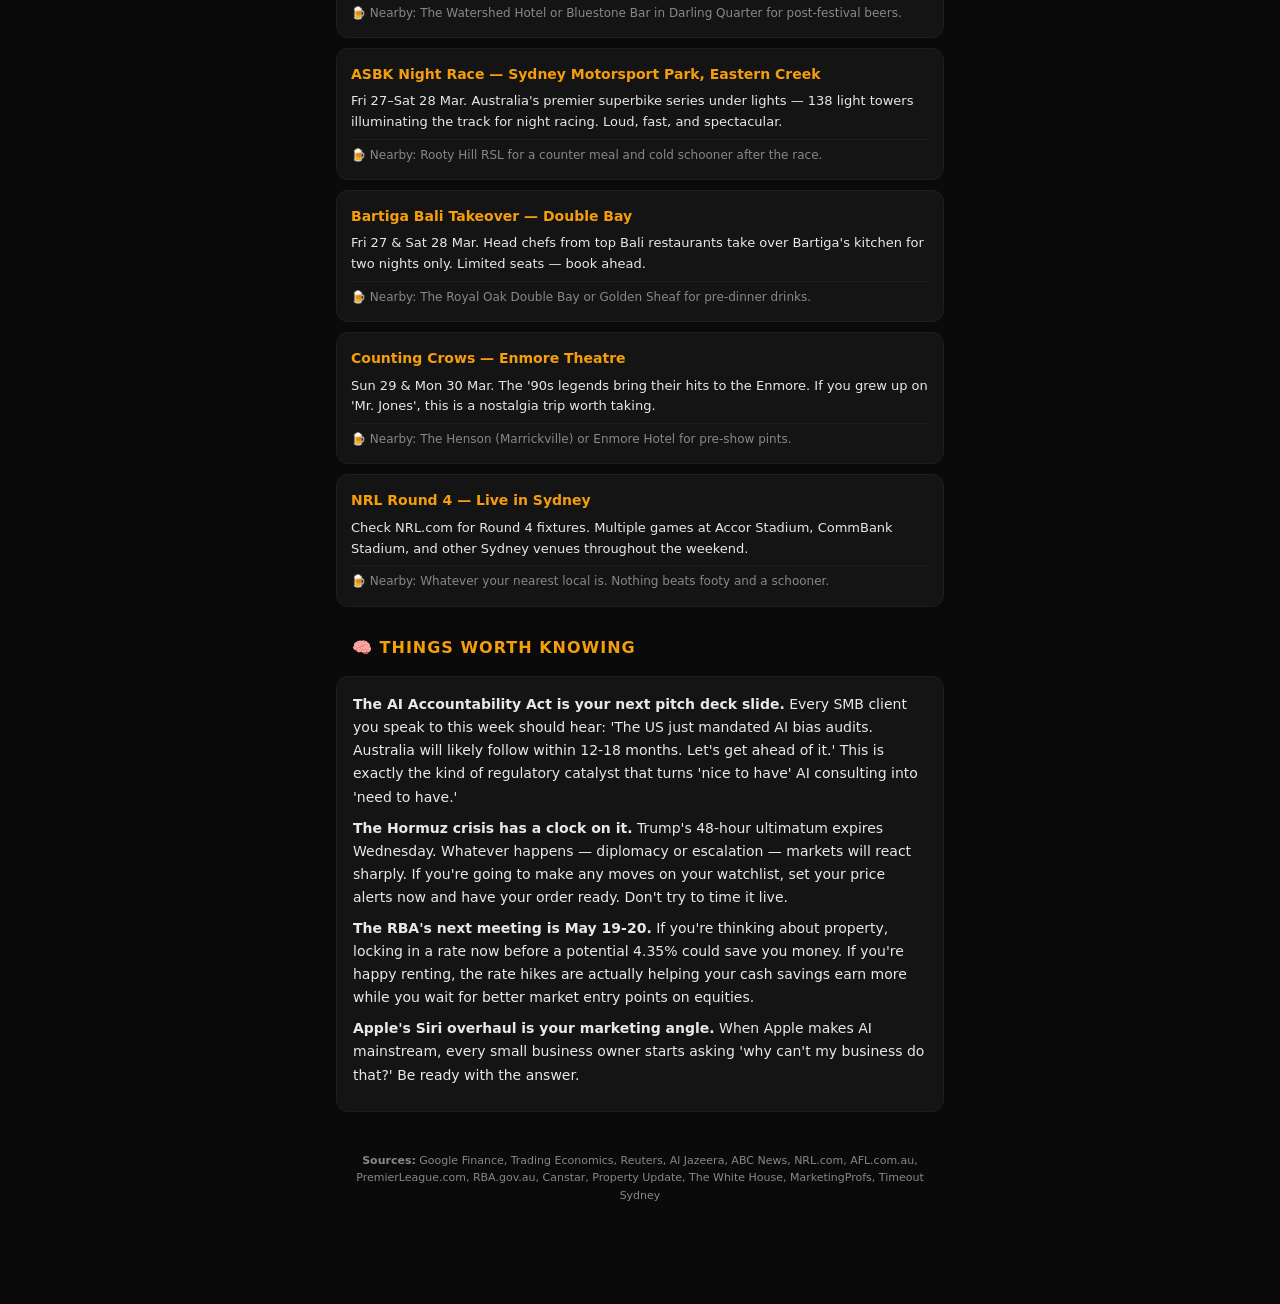
<file: archive/2026-03-23.html>
<!DOCTYPE html>
<html lang="en">
<head>
<meta charset="UTF-8">
<meta name="viewport" content="width=device-width, initial-scale=1.0, maximum-scale=1.0, user-scalable=no">
<meta name="apple-mobile-web-app-capable" content="yes">
<meta name="apple-mobile-web-app-status-bar-style" content="black-translucent">
<meta name="theme-color" content="#0a0a0a">
<title>Morning Briefing — Monday, March 23, 2026</title>
<link rel="manifest" href="manifest.json">
<link rel="apple-touch-icon" href="icon-192.png">
<style>
:root{--bg:#0a0a0a;--card:#141414;--card-border:#1e1e1e;--text:#e8e8e8;--text-muted:#888;--accent:#f59e0b;--green:#22c55e;--red:#ef4444;--blue:#3b82f6;--font:-apple-system,BlinkMacSystemFont,'SF Pro Display','Segoe UI',system-ui,sans-serif}
*{margin:0;padding:0;box-sizing:border-box}
body{font-family:var(--font);background:var(--bg);color:var(--text);line-height:1.6;-webkit-font-smoothing:antialiased;padding-bottom:80px}
.ctr{max-width:640px;margin:0 auto;padding:0 16px}
header{padding:20px 16px 12px;text-align:center;border-bottom:1px solid var(--card-border);margin-bottom:16px}
header h1{font-size:22px;font-weight:700;letter-spacing:-.5px}
header .date{color:var(--text-muted);font-size:13px;margin-top:4px}
.wb{display:flex;align-items:center;justify-content:center;gap:12px;padding:10px 16px;background:var(--card);border-radius:12px;margin:0 16px 16px;font-size:14px}
.wb .ic{font-size:28px}.wb .tp{font-weight:600;font-size:18px}.wb .dt{color:var(--text-muted);font-size:12px}
section{margin-bottom:20px}
.sh{display:flex;align-items:center;gap:8px;padding:8px 16px;margin-bottom:8px}
.sh h2{font-size:16px;font-weight:700;text-transform:uppercase;letter-spacing:1px;color:var(--accent)}
.cd{background:var(--card);border:1px solid var(--card-border);border-radius:12px;padding:16px;margin:0 0 10px}
.cd h3{font-size:15px;font-weight:700;margin-bottom:8px;line-height:1.3}
.cd p{font-size:14px;line-height:1.65;margin-bottom:8px}
.wy{font-size:13px;color:var(--accent);font-style:italic;padding-top:4px;border-top:1px solid var(--card-border)}
.mt{width:100%;border-collapse:collapse;font-size:12px}
.mt th{text-align:left;padding:8px 6px;color:var(--text-muted);font-weight:600;font-size:11px;text-transform:uppercase;letter-spacing:.5px;border-bottom:1px solid var(--card-border)}
.mt td{padding:7px 6px;border-bottom:1px solid #111;vertical-align:middle}
.mt .an{font-weight:600;font-size:12px}
.mt .pr{font-variant-numeric:tabular-nums}
.mt .ch{font-weight:600;font-variant-numeric:tabular-nums}
.mt .up{color:var(--green)}.mt .dn{color:var(--red)}
.sg{font-size:10px;padding:2px 6px;border-radius:4px;font-weight:700;text-transform:uppercase;white-space:nowrap}
.sb{background:#22c55e22;color:var(--green)}.sp{background:#ef444422;color:var(--red)}.sn{background:#3b82f622;color:var(--blue)}
.st{width:100%;border-collapse:collapse;font-size:11px;margin-top:12px}
.st th{text-align:left;padding:6px 4px;color:var(--text-muted);font-weight:600;font-size:10px;text-transform:uppercase;border-bottom:1px solid var(--card-border)}
.st td{padding:5px 4px;border-bottom:1px solid #111;font-variant-numeric:tabular-nums}
.st tr:nth-child(-n+8) td:first-child{color:var(--green);font-weight:700}
.st .tn{font-weight:500;font-size:12px}
.ml{display:flex;justify-content:space-between;align-items:center;padding:6px 0;border-bottom:1px solid #111;font-size:13px}
.ml:last-child{border-bottom:none}
.ml .tm{flex:1}.ml .sc{font-weight:700;color:var(--accent);font-variant-numeric:tabular-nums;min-width:50px;text-align:right}
.ml .ti{color:var(--text-muted);font-size:11px;min-width:70px;text-align:right}
.ec{background:var(--card);border:1px solid var(--card-border);border-radius:12px;padding:14px;margin-bottom:10px}
.ec h3{font-size:14px;font-weight:700;color:var(--accent);margin-bottom:6px}
.ec .ed{font-size:13px;margin-bottom:6px}
.ec .ep{font-size:12px;color:var(--text-muted);padding-top:6px;border-top:1px solid var(--card-border)}
.pc{background:linear-gradient(135deg,#1a1a2e 0%,#16213e 100%);border:1px solid #2a2a4e;border-radius:12px;padding:16px}
.pc h3{color:var(--accent);font-size:16px;margin-bottom:10px}
.pc .fd{margin-bottom:8px}.pc .lb{font-size:11px;text-transform:uppercase;letter-spacing:.5px;color:var(--text-muted);font-weight:600}.pc .vl{font-size:14px}
.sc2{background:linear-gradient(135deg,#0d1b0d 0%,#1a2e1a 100%);border:1px solid #1e3e1e;border-radius:12px;padding:16px}
.sc2 p{font-size:14px;line-height:1.65;margin-bottom:10px}.sc2 strong{color:var(--green)}
.src{text-align:center;padding:20px 16px;color:var(--text-muted);font-size:11px}
.nd{position:fixed;right:8px;top:50%;transform:translateY(-50%);display:flex;flex-direction:column;gap:8px;z-index:100}
.ndot{width:8px;height:8px;border-radius:50%;background:var(--card-border);cursor:pointer;transition:all .2s}
.ndot:hover,.ndot.active{background:var(--accent);transform:scale(1.3)}
@media(max-width:400px){.mt{font-size:11px}.mt th,.mt td{padding:6px 3px}}
</style>
</head>
<body>
<nav class="nd" id="navDots">
<div class="ndot" data-section="big-picture" title="Big Picture"></div>
<div class="ndot" data-section="markets" title="Markets"></div>
<div class="ndot" data-section="strategy" title="Strategy"></div>
<div class="ndot" data-section="world-news" title="World"></div>
<div class="ndot" data-section="au-news" title="Australia"></div>
<div class="ndot" data-section="ai-tech" title="AI & Tech"></div>
<div class="ndot" data-section="pitch" title="Pitch"></div>
<div class="ndot" data-section="sports" title="Sports"></div>
<div class="ndot" data-section="events" title="Events"></div>
<div class="ndot" data-section="worth-knowing" title="Worth Knowing"></div>
</nav>
<header><h1>Morning Briefing</h1><div class="date">Monday, March 23, 2026 · 2:10 PM AEDT</div></header>
<div class="wb"><span class="ic">⛅</span><span class="tp">23°C</span><span class="dt">Partly sunny, 23°C → 21°C overnight. Low rain chance (9%). Humidity 74%.</span></div>
<div class="ctr">
<section id="big-picture"><div class="sh"><h2>📊 The Big Picture</h2></div><div class="cd"><p>It's a sea of red across global markets this Monday, and the common thread is geopolitics — specifically, the Iran-Strait of Hormuz crisis entering its 23rd day. Trump's 48-hour ultimatum to Tehran to reopen the Strait sent shockwaves through every asset class except, interestingly, oil (which was already priced for conflict) and energy stocks on the ASX. The Nikkei got absolutely hammered (–3.35%), the NASDAQ shed 2%, and even gold — normally the safe haven play — dropped 3% as investors appear to be liquidating everything for cash.</p><p>Here's why this matters for your watchlist: Woodside and Santos are actually UP today because elevated oil prices are a direct revenue tailwind for energy producers. The AUD is sliding below 70 cents US, which makes your NDQ ETF position more expensive to enter but also means Aussie exporters are more competitive. Meanwhile, the RBA just hiked to 4.10% and the big banks are tipping another hike in May — so the cost of holding cash is actually working in your favour right now while markets sell off.</p><p>The smart play today is patience. When the VIX spikes 11% in a single session, that's fear, not fundamentals. The underlying US economy and corporate earnings haven't changed — it's geopolitical risk premium being repriced. Watch for the Strait of Hormuz deadline (Wednesday) as the next catalyst. If diplomacy prevails, this sell-off becomes a buying opportunity. If it escalates, energy stocks run further.</p></div></section>
<section id="markets"><div class="sh"><h2>📈 Markets & Watchlist</h2></div><div class="cd" style="padding:8px"><table class="mt"><thead><tr><th>Asset</th><th>Price</th><th>Chg</th><th>Signal</th></tr></thead><tbody>
<tr><td class="an">S&P 500</td><td class="pr">6,506.48</td><td class="ch dn">-1.51%</td><td><span class="sg sp">PULLBACK</span></td></tr>
<tr><td class="an">NASDAQ</td><td class="pr">21,647.61</td><td class="ch dn">-2.01%</td><td><span class="sg sp">PULLBACK</span></td></tr>
<tr><td class="an">Dow Jones</td><td class="pr">45,577.47</td><td class="ch dn">-0.96%</td><td><span class="sg sp">PULLBACK</span></td></tr>
<tr><td class="an">FTSE 100</td><td class="pr">9,918.33</td><td class="ch dn">-1.44%</td><td><span class="sg sp">PULLBACK</span></td></tr>
<tr><td class="an">Nikkei 225</td><td class="pr">51,582.23</td><td class="ch dn">-3.35%</td><td><span class="sg sp">PULLBACK</span></td></tr>
<tr><td class="an">ASX 200</td><td class="pr">8,358.60</td><td class="ch dn">-0.83%</td><td><span class="sg sp">PULLBACK</span></td></tr>
<tr><td class="an">Gold (USD/oz)</td><td class="pr">US$4,354</td><td class="ch dn">-2.99%</td><td><span class="sg sp">PULLBACK</span></td></tr>
<tr><td class="an">Gold (AUD/oz)</td><td class="pr">A$6,239</td><td class="ch dn">-2.60%</td><td><span class="sg sp">PULLBACK</span></td></tr>
<tr><td class="an">Brent Crude</td><td class="pr">US$112.95</td><td class="ch up">+0.68%</td><td><span class="sg sb">BULLISH</span></td></tr>
<tr><td class="an">Iron Ore</td><td class="pr">US$114/t</td><td class="ch up">+0.74%</td><td><span class="sg sb">BULLISH</span></td></tr>
<tr><td class="an">Copper</td><td class="pr">US$5.28/lb</td><td class="ch dn">-1.23%</td><td><span class="sg sp">PULLBACK</span></td></tr>
<tr><td class="an">AUD/USD</td><td class="pr">0.6979</td><td class="ch dn">-0.41%</td><td><span class="sg sp">PULLBACK</span></td></tr>
<tr><td class="an">Bitcoin (AUD)</td><td class="pr">A$98,010</td><td class="ch up">+1.23%</td><td><span class="sg sn">NEUTRAL</span></td></tr>
<tr><td class="an">WDS (Woodside)</td><td class="pr">$34.30</td><td class="ch up">+0.75%</td><td><span class="sg sb">BULLISH</span></td></tr>
<tr><td class="an">STO (Santos)</td><td class="pr">$8.02</td><td class="ch up">+0.44%</td><td><span class="sg sb">BULLISH</span></td></tr>
<tr><td class="an">NDQ ETF</td><td class="pr">$50.24</td><td class="ch dn">-0.77%</td><td><span class="sg sp">PULLBACK</span></td></tr>
</tbody></table></div></section>
<section id="strategy"><div class="sh"><h2>🎯 Strategy & Watchlist Notes</h2></div><div class="sc2"><p><strong>Current stance: Cash is king, energy is the hedge.</strong></p><p>With your current cash position, this volatility is actually your friend. Here's what I'd be doing:</p><p><strong>1. Don't chase the dip yet.</strong> The VIX at 26.78 (+11.31%) signals we're in elevated fear territory but not capitulation. Wait for the Hormuz deadline resolution on Wednesday before making any moves on broad market ETFs like NDQ.</p><p><strong>2. Energy watchlist (WDS, STO) is performing.</strong> Both are green today despite a bloodbath everywhere else. Brent at $112.95 directly benefits these names. If you've been watching WDS, the $33.96-$34.60 range today shows strong support. A break above $35 on sustained oil prices would be technically significant.</p><p><strong>3. Gold pullback is interesting.</strong> Gold dropping 3% in a risk-off day is unusual — it suggests forced selling, not fundamental weakness. At A$6,239/oz, if gold stabilises while AUD keeps falling, AUD-denominated gold could recover faster than USD gold.</p><p><strong>4. NDQ ETF at $50.24 is getting cheaper.</strong> The NASDAQ's 2% drop flows through to the ETF. Current P/E ratios for the NASDAQ 100 are still elevated, but if you're looking at a 3-5 year horizon, sub-$50 would be a strong entry point. We're not there yet.</p><p><strong>Bottom line:</strong> Currently, this is what I would do — sit tight through Wednesday, watch the Hormuz situation, and prepare a shopping list for if/when the dust settles. Energy names are the only thing I'd be comfortable adding to right now given the oil price tailwind.</p></div></section>
<section id="world-news"><div class="sh"><h2>🌍 World News</h2></div>
<div class="cd"><h3>Iran War Day 23: Trump's 48-Hour Hormuz Ultimatum Rattles Global Markets</h3><p>The US-Israeli military campaign against Iran has entered its 23rd day with no signs of de-escalation. President Trump issued an ultimatum on Sunday demanding Iran fully reopen the Strait of Hormuz within 48 hours or face strikes on Iranian power plants. The Strait — through which roughly 20% of global oil and a third of the world's fertiliser shipments pass — has been effectively closed since early March. Israeli airstrikes hit eastern Tehran overnight, while Iranian retaliatory missile strikes injured nearly 100 people near an Israeli nuclear facility. This is the single biggest driver of market volatility right now, and the Wednesday deadline is the next major catalyst.</p><div class="wy">💡 This directly explains why every market is red today except oil and energy stocks. For your watchlist, WDS and STO benefit from elevated oil prices, while NDQ and broad indices face headwinds until the geopolitical risk premium unwinds.</div></div>
<div class="cd"><h3>Cuba's Power Grid Collapses for Third Time in March</h3><p>Cuba plunged into a nationwide blackout on Sunday — the third complete power grid failure this month. The country's ageing electricity infrastructure, which was already struggling under chronic underinvestment, has been pushed to breaking point by a US-imposed oil blockade that has choked off fuel supplies to thermal power stations. Millions of Cubans are without electricity, running water, and air conditioning in tropical heat. International aid has been slow, and the government has been unable to stabilise the grid for more than a few days at a stretch.</p><div class="wy">💡 This is a downstream consequence of the broader US-Iran confrontation disrupting global oil supply chains. It's a reminder that energy security is the defining geopolitical issue of 2026, which is why energy stocks are outperforming.</div></div>
<div class="cd"><h3>Sudan Hospital Strike Kills 64 Including 13 Children in Darfur</h3><p>At least 64 people, including 13 children, were killed in a strike on a hospital in Sudan's western Darfur region, according to the World Health Organization. The attack is the latest atrocity in Sudan's ongoing civil war, which has created one of the world's worst humanitarian crises with millions displaced. The WHO condemned the strike as a violation of international humanitarian law, but international attention remains largely focused on the Middle East conflict, leaving Sudan's crisis chronically under-resourced and under-reported.</p><div class="wy">💡 While not directly market-moving, Sudan's crisis compounds global food insecurity alongside the Hormuz shipping disruption. Fertiliser supply chains through the Strait of Hormuz affect food production globally, and Sudan was already facing famine before this escalation.</div></div>
<div class="cd"><h3>Brazil's Lula Slams US for 'Thinking They Own the World'</h3><p>Brazilian President Lula da Silva publicly criticised the United States for its military campaign against Iran, saying Washington acts as if it owns the world. The remarks reflect growing frustration among BRICS nations and the Global South with US foreign policy, and come as Brazil prepares to host the G20 later this year. Lula's comments were echoed by several Latin American leaders and add to the diplomatic isolation the US faces over its Middle East strategy outside of its traditional Western allies.</p><div class="wy">💡 This signals growing geopolitical fragmentation that could accelerate de-dollarisation trends. For markets, it means the US may face more resistance to unilateral action, which could prolong the Hormuz crisis rather than resolve it quickly.</div></div>
</section>
<section id="au-news"><div class="sh"><h2>🇦🇺 Australia</h2></div>
<div class="cd"><h3>RBA Hikes Again to 4.10% — Banks Tipping 4.35% by May</h3><p>The Reserve Bank of Australia has raised the cash rate by 25 basis points to 4.10%, marking the second consecutive rate hike in 2026 after last year's brief easing cycle. The Board voted 5-4, signalling this was a close call but that persistent inflation — particularly in housing (+6.8%) and food (+3.1%) — left them no choice. ANZ and NAB have both revised their forecasts to include another 25bp hike in May to 4.35%, which would take rates back to their 2024 peak. CPI is running at 3.8% annually, still well above the RBA's 2-3% target band, and the Board flagged 'rising capacity pressures' as a key concern.</p><div class="wy">💡 Higher rates mean your cash position earns more in savings/term deposits while you wait for better market entry points. For housing, this puts further pressure on mortgage holders and could cool property prices — relevant if you're watching the market. For the ASX, rate-sensitive sectors like REITs and banks will feel the pinch.</div></div>
<div class="cd"><h3>GDP Growth Accelerates to 2.6% — Strongest in Over a Year</h3><p>Australia's economy grew 0.8% in the December quarter, pushing annual growth to 2.6% — the strongest pace in more than a year. The result exceeded expectations and was driven by government spending, a rebound in household consumption, and strong exports (partly thanks to elevated commodity prices). However, per-capita GDP remains weak, meaning the average Australian isn't feeling the growth. The strong headline number actually gave the RBA more room to hike rates, as it suggests the economy can handle tighter monetary policy without tipping into recession.</p><div class="wy">💡 Strong GDP + rising rates = the RBA has cover to keep tightening. This is a double-edged sword: the economy isn't crashing (good for ASX earnings), but rates will stay higher for longer (bad for valuations and housing affordability).</div></div>
<div class="cd"><h3>Sydney and Melbourne Listings Surge as Sellers Test the Market</h3><p>New property listings in Sydney and Melbourne have picked up sharply through February and into March, with sellers looking to capitalise before further rate hikes potentially cool buyer demand. However, the picture is uneven: Perth listings remain 48% below the five-year average, Brisbane 31% below, and Adelaide 23% below — creating a two-speed market where the eastern capitals are loosening while the resource states stay tight. Property analytics firm Cotality noted that the March rate hike is likely to cool demand further but could intensify competition at the lower end of the market as first-home buyers race to lock in before rates potentially hit 4.35%.</p><div class="wy">💡 If you're watching the housing market, more listings in Sydney means more choice and potentially softer prices — especially if rates go to 4.35% in May. The resource state tightness (Perth, Brisbane) reflects the energy/mining boom that's also lifting WDS and STO.</div></div>
</section>
<section id="ai-tech"><div class="sh"><h2>🤖 AI & Technology</h2></div>
<div class="cd"><h3>Trump Signs AI Accountability Act — Mandatory Bias Audits for Business</h3><p>The US has passed the AI Accountability Act, the first major federal AI legislation, requiring companies deploying AI in consequential decisions (hiring, lending, insurance, healthcare) to conduct and publish regular bias audits. The law establishes a new AI oversight body within the FTC and imposes fines up to $10M per violation for non-compliance. This is a significant shift from the previous 'voluntary commitments' approach and brings the US closer to EU-style AI regulation. For AI automation firms, this creates both risk (compliance costs) and opportunity (demand for audit tools and governance platforms).</p><div class="wy">💡 Directly relevant to Purpletag. This creates a new service category: helping SMBs ensure their AI automations comply with bias audit requirements. If you're building AI workflows for clients, 'compliance-ready' becomes a selling point. Consider adding AI governance consulting to your service offerings.</div></div>
<div class="cd"><h3>Apple's Gemini-Powered Siri Overhaul Targets March Release with iOS 26.4</h3><p>Apple is reportedly finalising a complete reimagining of Siri powered by Google's Gemini AI model, set to launch with iOS 26.4 this month. The new Siri will feature on-screen awareness (understanding what you're looking at on your phone), cross-app integration (performing multi-step tasks across different apps), and will run partly on-device via Apple's Private Cloud Compute infrastructure for privacy. This represents Apple's biggest AI play since launching Apple Intelligence last year, and signals that the AI assistant wars are heating up significantly.</p><div class="wy">💡 Apple going all-in on AI assistants validates the market for AI automation services. When Apple normalises AI-powered workflows for 2 billion iPhone users, the SMBs you work with will increasingly expect — and demand — similar AI automation in their business operations. Rising tide lifts all boats.</div></div>
<div class="cd"><h3>OpenAI's GPT-5.4 Hits 1M Token Context — Revenue Surpasses $25B Annualised</h3><p>OpenAI unveiled GPT-5.4 with a 1-million-token context window and the ability to autonomously execute multi-step workflows, scoring 75% on the OSWorld-V benchmark (which simulates real desktop productivity tasks). The company has also surpassed $25 billion in annualised revenue and is reportedly taking early steps toward a public listing. Meanwhile, McKinsey's latest report found that 12% of current job tasks across the economy have been automated by AI over the past two years, but 8% of entirely new job categories were created in the same period — suggesting AI is reshaping rather than simply replacing the workforce.</p><div class="wy">💡 The 1M token context window is game-changing for the kind of document processing and workflow automation Purpletag builds. You can now feed entire business databases, years of emails, or complete project histories into a single prompt. This massively expands what's possible for SMB automation.</div></div>
</section>
<section id="pitch"><div class="sh"><h2>💡 Daily Business Pitch</h2></div>
<div class="pc"><h3>The AI Accountability Act just created a brand new market overnight.</h3>
<div class="fd"><div class="lb">Sector</div><div class="vl">AI Compliance & Bias Audit Tooling for SMBs</div></div>
<div class="fd"><div class="lb">Why Now</div><div class="vl">Every business using AI in hiring, lending, or customer decisions now needs regular bias audits. Most SMBs have no idea how to comply.</div></div>
<div class="fd"><div class="lb">What You'd Build</div><div class="vl">A lightweight AI audit-as-a-service platform: automated bias scanning of client AI workflows, plain-English compliance reports, and remediation recommendations. White-labelled so consultancies like yours can resell it.</div></div>
<div class="fd"><div class="lb">Revenue Model</div><div class="vl">Monthly SaaS subscription ($200-500/mo per SMB) + setup fee ($2-5K). Alternatively, offer it as a value-add to existing Purpletag automation packages.</div></div>
<div class="fd"><div class="lb">Risk</div><div class="vl">Medium — regulation is locked in, but enforcement timeline and exact audit standards are still being defined by the FTC.</div></div>
<div class="fd"><div class="lb">Capital Needed</div><div class="vl">Low — you could build an MVP with existing AI APIs and a simple web dashboard. Under $5K to prototype.</div></div>
<div class="fd"><div class="lb">Time to Revenue</div><div class="vl">2-3 months to MVP, 4-6 months to first paying clients.</div></div>
</div></section>
<section id="sports"><div class="sh"><h2>⚽ Sports</h2></div>
<div class="cd"><h3>NRL — Round 3</h3>
<div class="ml"><span class="tm">Raiders vs Bulldogs</span><span class="sc">10-14</span><span class="ti">Thu 19 Mar</span></div>
<div class="ml"><span class="tm">Roosters vs Panthers</span><span class="sc">4-40</span><span class="ti">Fri 20 Mar</span></div>
<div class="ml"><span class="tm">Storm vs Broncos</span><span class="sc">14-18</span><span class="ti">Fri 20 Mar</span></div>
<div class="ml"><span class="tm">Knights vs Warriors</span><span class="sc">12-38</span><span class="ti">Sat 21 Mar</span></div>
<div class="ml"><span class="tm">Sharks vs Dolphins</span><span class="sc">10-38</span><span class="ti">Sat 21 Mar</span></div>
<div class="ml"><span class="tm">Rabbitohs vs Wests Tigers</span><span class="sc">20-16</span><span class="ti">Sat 21 Mar</span></div>
<div class="ml"><span class="tm">Eels vs Dragons</span><span class="sc">30-20</span><span class="ti">Sun 22 Mar</span></div>
<div class="ml"><span class="tm">Cowboys vs Titans</span><span class="sc">30-16</span><span class="ti">Sun 22 Mar</span></div>
<div class="ml"><span class="tm">Sea Eagles</span><span class="sc">BYE</span><span class="ti">—</span></div>
<table class="st"><thead><tr><th>#</th><th>Team</th><th>W</th><th>L</th><th>D</th><th>Pts</th><th>+/-</th></tr></thead><tbody>
<tr><td>1</td><td class="tn">Warriors</td><td>3</td><td>0</td><td>0</td><td><strong>6</strong></td><td>+84</td></tr>
<tr><td>2</td><td class="tn">Panthers</td><td>3</td><td>0</td><td>0</td><td><strong>6</strong></td><td>+82</td></tr>
<tr><td>3</td><td class="tn">Dolphins</td><td>2</td><td>1</td><td>0</td><td><strong>4</strong></td><td>+64</td></tr>
<tr><td>4</td><td class="tn">Bulldogs</td><td>2</td><td>0</td><td>0</td><td><strong>4</strong></td><td>+24</td></tr>
<tr><td>5</td><td class="tn">Storm</td><td>2</td><td>1</td><td>0</td><td><strong>4</strong></td><td>+27</td></tr>
<tr><td>6</td><td class="tn">Rabbitohs</td><td>2</td><td>1</td><td>0</td><td><strong>4</strong></td><td>+78</td></tr>
<tr><td>7</td><td class="tn">Knights</td><td>2</td><td>1</td><td>0</td><td><strong>4</strong></td><td>+76</td></tr>
<tr><td>8</td><td class="tn">Eels</td><td>2</td><td>1</td><td>0</td><td><strong>4</strong></td><td>+74</td></tr>
<tr><td>9</td><td class="tn">Sharks</td><td>1</td><td>2</td><td>0</td><td><strong>2</strong></td><td>+66</td></tr>
<tr><td>10</td><td class="tn">Sea Eagles</td><td>1</td><td>1</td><td>0</td><td><strong>2</strong></td><td>+65</td></tr>
<tr><td>11</td><td class="tn">Wests Tigers</td><td>1</td><td>2</td><td>0</td><td><strong>2</strong></td><td>-2</td></tr>
<tr><td>12</td><td class="tn">Cowboys</td><td>1</td><td>2</td><td>0</td><td><strong>2</strong></td><td>+88</td></tr>
<tr><td>13</td><td class="tn">Broncos</td><td>1</td><td>2</td><td>0</td><td><strong>2</strong></td><td>+80</td></tr>
<tr><td>14</td><td class="tn">Raiders</td><td>1</td><td>2</td><td>0</td><td><strong>2</strong></td><td>+82</td></tr>
<tr><td>15</td><td class="tn">Roosters</td><td>1</td><td>2</td><td>0</td><td><strong>2</strong></td><td>+48</td></tr>
<tr><td>16</td><td class="tn">Dragons</td><td>0</td><td>3</td><td>0</td><td><strong>0</strong></td><td>+91</td></tr>
<tr><td>17</td><td class="tn">Titans</td><td>0</td><td>3</td><td>0</td><td><strong>0</strong></td><td>+98</td></tr>
</tbody></table></div>
<div class="cd"><h3>AFL — Round 1 (Opening Round)</h3>
<div class="ml"><span class="tm">Carlton vs Richmond</span><span class="sc">75-71</span><span class="ti">Wed 12 Mar</span></div>
<div class="ml"><span class="tm">Essendon vs Hawthorn</span><span class="sc">83-145</span><span class="ti">Fri 14 Mar</span></div>
<div class="ml"><span class="tm">Western Bulldogs vs GWS</span><span class="sc">134-53</span><span class="ti">Sat 15 Mar</span></div>
<div class="ml"><span class="tm">Geelong vs Fremantle</span><span class="sc">110-100</span><span class="ti">Sat 15 Mar</span></div>
<div class="ml"><span class="tm">Sydney vs Brisbane</span><span class="sc">104-60</span><span class="ti">Sat 15 Mar</span></div>
<div class="ml"><span class="tm">Collingwood vs Adelaide</span><span class="sc">79-93</span><span class="ti">Sat 15 Mar</span></div>
<div class="ml"><span class="tm">North Melbourne vs Port Adelaide</span><span class="sc">113-67</span><span class="ti">Sun 16 Mar</span></div>
<div class="ml"><span class="tm">Melbourne vs St Kilda</span><span class="sc">120-107</span><span class="ti">Sun 16 Mar</span></div>
<div class="ml"><span class="tm">Gold Coast vs West Coast</span><span class="sc">131-72</span><span class="ti">Sun 16 Mar</span></div>
<table class="st"><thead><tr><th>#</th><th>Team</th><th>W</th><th>L</th><th>D</th><th>Pts</th><th>+/-</th></tr></thead><tbody>
<tr><td>1</td><td class="tn">Sydney Swans</td><td>2</td><td>0</td><td>0</td><td><strong>8</strong></td><td>182.9%</td></tr>
<tr><td>2</td><td class="tn">Gold Coast Suns</td><td>2</td><td>0</td><td>0</td><td><strong>8</strong></td><td>181.6%</td></tr>
<tr><td>3</td><td class="tn">Western Bulldogs</td><td>2</td><td>0</td><td>0</td><td><strong>8</strong></td><td>154.1%</td></tr>
<tr><td>4</td><td class="tn">North Melbourne</td><td>1</td><td>0</td><td>0</td><td><strong>4</strong></td><td>168.7%</td></tr>
<tr><td>5</td><td class="tn">Adelaide Crows</td><td>1</td><td>0</td><td>0</td><td><strong>4</strong></td><td>117.7%</td></tr>
<tr><td>6</td><td class="tn">Hawthorn</td><td>1</td><td>1</td><td>0</td><td><strong>4</strong></td><td>117.1%</td></tr>
<tr><td>7</td><td class="tn">Melbourne</td><td>1</td><td>0</td><td>0</td><td><strong>4</strong></td><td>112.1%</td></tr>
<tr><td>8</td><td class="tn">Carlton</td><td>1</td><td>1</td><td>0</td><td><strong>4</strong></td><td>70.9%</td></tr>
<tr><td>9</td><td class="tn">Geelong</td><td>1</td><td>1</td><td>0</td><td><strong>4</strong></td><td>79.6%</td></tr>
<tr><td>10</td><td class="tn">Collingwood</td><td>1</td><td>1</td><td>0</td><td><strong>4</strong></td><td>98.7%</td></tr>
<tr><td>11</td><td class="tn">GWS Giants</td><td>1</td><td>1</td><td>0</td><td><strong>4</strong></td><td>76.4%</td></tr>
<tr><td>12</td><td class="tn">Richmond</td><td>0</td><td>1</td><td>0</td><td><strong>0</strong></td><td>94.7%</td></tr>
<tr><td>13</td><td class="tn">Fremantle</td><td>0</td><td>1</td><td>0</td><td><strong>0</strong></td><td>90.9%</td></tr>
<tr><td>14</td><td class="tn">St Kilda</td><td>0</td><td>1</td><td>0</td><td><strong>0</strong></td><td>87.4%</td></tr>
<tr><td>15</td><td class="tn">Brisbane Lions</td><td>0</td><td>2</td><td>0</td><td><strong>0</strong></td><td>77.2%</td></tr>
<tr><td>16</td><td class="tn">Port Adelaide</td><td>0</td><td>1</td><td>0</td><td><strong>0</strong></td><td>59.3%</td></tr>
<tr><td>17</td><td class="tn">Essendon</td><td>0</td><td>1</td><td>0</td><td><strong>0</strong></td><td>57.2%</td></tr>
<tr><td>18</td><td class="tn">West Coast</td><td>0</td><td>1</td><td>0</td><td><strong>0</strong></td><td>55.0%</td></tr>
</tbody></table></div>
<div class="cd"><h3>Premier League — Matchweek 31</h3>
<div class="ml"><span class="tm">Bournemouth vs Man Utd</span><span class="sc">2-2</span><span class="ti">Sat 21 Mar</span></div>
<div class="ml"><span class="tm">Brighton vs Liverpool</span><span class="sc">2-1</span><span class="ti">Sat 21 Mar</span></div>
<div class="ml"><span class="tm">Fulham vs Burnley</span><span class="sc">3-1</span><span class="ti">Sun 22 Mar</span></div>
<div class="ml"><span class="tm">Everton vs Chelsea</span><span class="sc">3-0</span><span class="ti">Sun 22 Mar</span></div>
<div class="ml"><span class="tm">Leeds vs Brentford</span><span class="sc">0-0</span><span class="ti">Sun 22 Mar</span></div>
<div class="ml"><span class="tm">Newcastle vs Sunderland</span><span class="sc">1-2</span><span class="ti">Sun 22 Mar</span></div>
<div class="ml"><span class="tm">Aston Villa vs West Ham</span><span class="sc">2-0</span><span class="ti">Mon 23 Mar</span></div>
<div class="ml"><span class="tm">Spurs vs Nottingham Forest</span><span class="sc">0-3</span><span class="ti">Mon 23 Mar</span></div>
<div class="ml"><span class="tm">Man City vs Crystal Palace</span><span class="sc">Postponed</span><span class="ti">TBC</span></div>
<table class="st"><thead><tr><th>#</th><th>Team</th><th>W</th><th>L</th><th>D</th><th>Pts</th><th>+/-</th></tr></thead><tbody>
<tr><td>1</td><td class="tn">Arsenal</td><td>21</td><td>7</td><td>3</td><td><strong>70</strong></td><td>+39</td></tr>
<tr><td>2</td><td class="tn">Man City</td><td>20</td><td>9</td><td>2</td><td><strong>62</strong></td><td>+27</td></tr>
<tr><td>3</td><td class="tn">Man Utd</td><td>19</td><td>9</td><td>3</td><td><strong>60</strong></td><td>+21</td></tr>
<tr><td>4</td><td class="tn">Aston Villa</td><td>17</td><td>11</td><td>3</td><td><strong>54</strong></td><td>+14</td></tr>
<tr><td>5</td><td class="tn">Liverpool</td><td>17</td><td>14</td><td>0</td><td><strong>51</strong></td><td>+11</td></tr>
<tr><td>6</td><td class="tn">Chelsea</td><td>14</td><td>14</td><td>3</td><td><strong>45</strong></td><td>+1</td></tr>
<tr><td>7</td><td class="tn">Brentford</td><td>13</td><td>16</td><td>2</td><td><strong>41</strong></td><td>-7</td></tr>
<tr><td>8</td><td class="tn">Everton</td><td>12</td><td>16</td><td>3</td><td><strong>39</strong></td><td>-3</td></tr>
<tr><td>9</td><td class="tn">Fulham</td><td>12</td><td>16</td><td>3</td><td><strong>39</strong></td><td>-2</td></tr>
<tr><td>10</td><td class="tn">Brighton</td><td>11</td><td>18</td><td>2</td><td><strong>35</strong></td><td>-12</td></tr>
<tr><td>11</td><td class="tn">Sunderland</td><td>10</td><td>19</td><td>2</td><td><strong>32</strong></td><td>-17</td></tr>
<tr><td>12</td><td class="tn">Newcastle</td><td>9</td><td>20</td><td>2</td><td><strong>29</strong></td><td>-17</td></tr>
<tr><td>13</td><td class="tn">Bournemouth</td><td>8</td><td>18</td><td>5</td><td><strong>29</strong></td><td>-14</td></tr>
<tr><td>14</td><td class="tn">Crystal Palace</td><td>8</td><td>20</td><td>3</td><td><strong>27</strong></td><td>-20</td></tr>
<tr><td>15</td><td class="tn">Leeds</td><td>6</td><td>23</td><td>2</td><td><strong>20</strong></td><td>-32</td></tr>
<tr><td>16</td><td class="tn">Nott'm Forest</td><td>6</td><td>23</td><td>2</td><td><strong>20</strong></td><td>-32</td></tr>
<tr><td>17</td><td class="tn">Spurs</td><td>6</td><td>24</td><td>1</td><td><strong>19</strong></td><td>-40</td></tr>
<tr><td>18</td><td class="tn">West Ham</td><td>5</td><td>25</td><td>1</td><td><strong>16</strong></td><td>-42</td></tr>
<tr><td>19</td><td class="tn">Burnley</td><td>4</td><td>25</td><td>2</td><td><strong>14</strong></td><td>-52</td></tr>
<tr><td>20</td><td class="tn">Wolves</td><td>4</td><td>26</td><td>1</td><td><strong>13</strong></td><td>-53</td></tr>
</tbody></table></div>
</section>
<section id="events"><div class="sh"><h2>🎉 Sydney This Week</h2></div>
<div class="ec"><h3>Korean Festival — Tumbalong Park, Darling Harbour</h3><div class="ed">Sat 28 Mar (10am–9pm) & Sun 29 Mar (10am–7pm). K-pop performances, Korean BBQ, traditional arts, dance workshops, and street food. Free entry.</div><div class="ep">🍺 Nearby: The Watershed Hotel or Bluestone Bar in Darling Quarter for post-festival beers.</div></div>
<div class="ec"><h3>ASBK Night Race — Sydney Motorsport Park, Eastern Creek</h3><div class="ed">Fri 27–Sat 28 Mar. Australia's premier superbike series under lights — 138 light towers illuminating the track for night racing. Loud, fast, and spectacular.</div><div class="ep">🍺 Nearby: Rooty Hill RSL for a counter meal and cold schooner after the race.</div></div>
<div class="ec"><h3>Bartiga Bali Takeover — Double Bay</h3><div class="ed">Fri 27 & Sat 28 Mar. Head chefs from top Bali restaurants take over Bartiga's kitchen for two nights only. Limited seats — book ahead.</div><div class="ep">🍺 Nearby: The Royal Oak Double Bay or Golden Sheaf for pre-dinner drinks.</div></div>
<div class="ec"><h3>Counting Crows — Enmore Theatre</h3><div class="ed">Sun 29 & Mon 30 Mar. The '90s legends bring their hits to the Enmore. If you grew up on 'Mr. Jones', this is a nostalgia trip worth taking.</div><div class="ep">🍺 Nearby: The Henson (Marrickville) or Enmore Hotel for pre-show pints.</div></div>
<div class="ec"><h3>NRL Round 4 — Live in Sydney</h3><div class="ed">Check NRL.com for Round 4 fixtures. Multiple games at Accor Stadium, CommBank Stadium, and other Sydney venues throughout the weekend.</div><div class="ep">🍺 Nearby: Whatever your nearest local is. Nothing beats footy and a schooner.</div></div>
</section>
<section id="worth-knowing"><div class="sh"><h2>🧠 Things Worth Knowing</h2></div><div class="cd"><p><strong>The AI Accountability Act is your next pitch deck slide.</strong> Every SMB client you speak to this week should hear: 'The US just mandated AI bias audits. Australia will likely follow within 12-18 months. Let's get ahead of it.' This is exactly the kind of regulatory catalyst that turns 'nice to have' AI consulting into 'need to have.'</p><p><strong>The Hormuz crisis has a clock on it.</strong> Trump's 48-hour ultimatum expires Wednesday. Whatever happens — diplomacy or escalation — markets will react sharply. If you're going to make any moves on your watchlist, set your price alerts now and have your order ready. Don't try to time it live.</p><p><strong>The RBA's next meeting is May 19-20.</strong> If you're thinking about property, locking in a rate now before a potential 4.35% could save you money. If you're happy renting, the rate hikes are actually helping your cash savings earn more while you wait for better market entry points on equities.</p><p><strong>Apple's Siri overhaul is your marketing angle.</strong> When Apple makes AI mainstream, every small business owner starts asking 'why can't my business do that?' Be ready with the answer.</p></div></section>
<div class="src"><strong>Sources:</strong> Google Finance, Trading Economics, Reuters, Al Jazeera, ABC News, NRL.com, AFL.com.au, PremierLeague.com, RBA.gov.au, Canstar, Property Update, The White House, MarketingProfs, Timeout Sydney</div>
</div>
<script>
const dots=document.querySelectorAll('.ndot'),secs=document.querySelectorAll('section');
const obs=new IntersectionObserver(e=>{e.forEach(en=>{if(en.isIntersecting){dots.forEach(d=>d.classList.remove('active'));const dot=document.querySelector(`.ndot[data-section="${en.target.id}"]`);if(dot)dot.classList.add('active');}});},{threshold:.3});
secs.forEach(s=>obs.observe(s));
dots.forEach(d=>{d.addEventListener('click',()=>{const t=document.getElementById(d.dataset.section);if(t)t.scrollIntoView({behavior:'smooth'});});});
if('serviceWorker' in navigator)navigator.serviceWorker.register('sw.js').catch(()=>{});
</script>
</body></html>
</file>
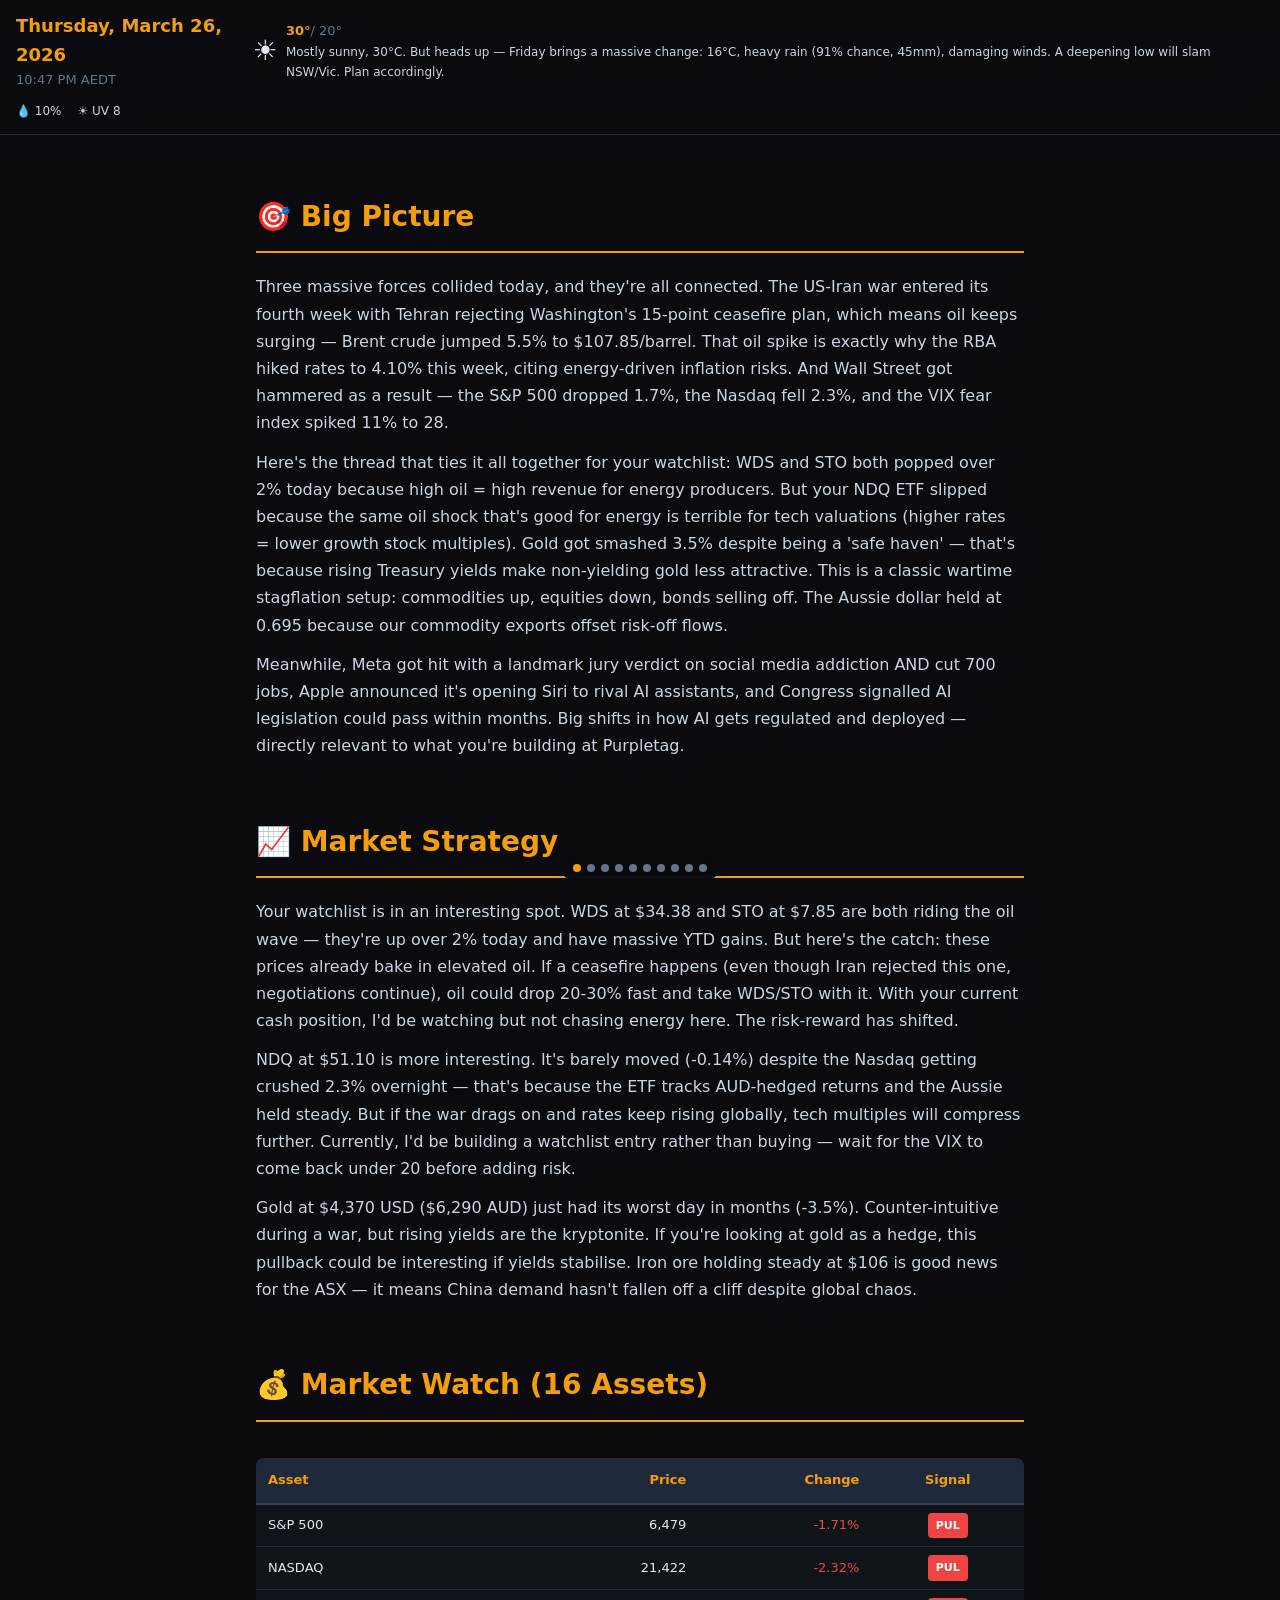
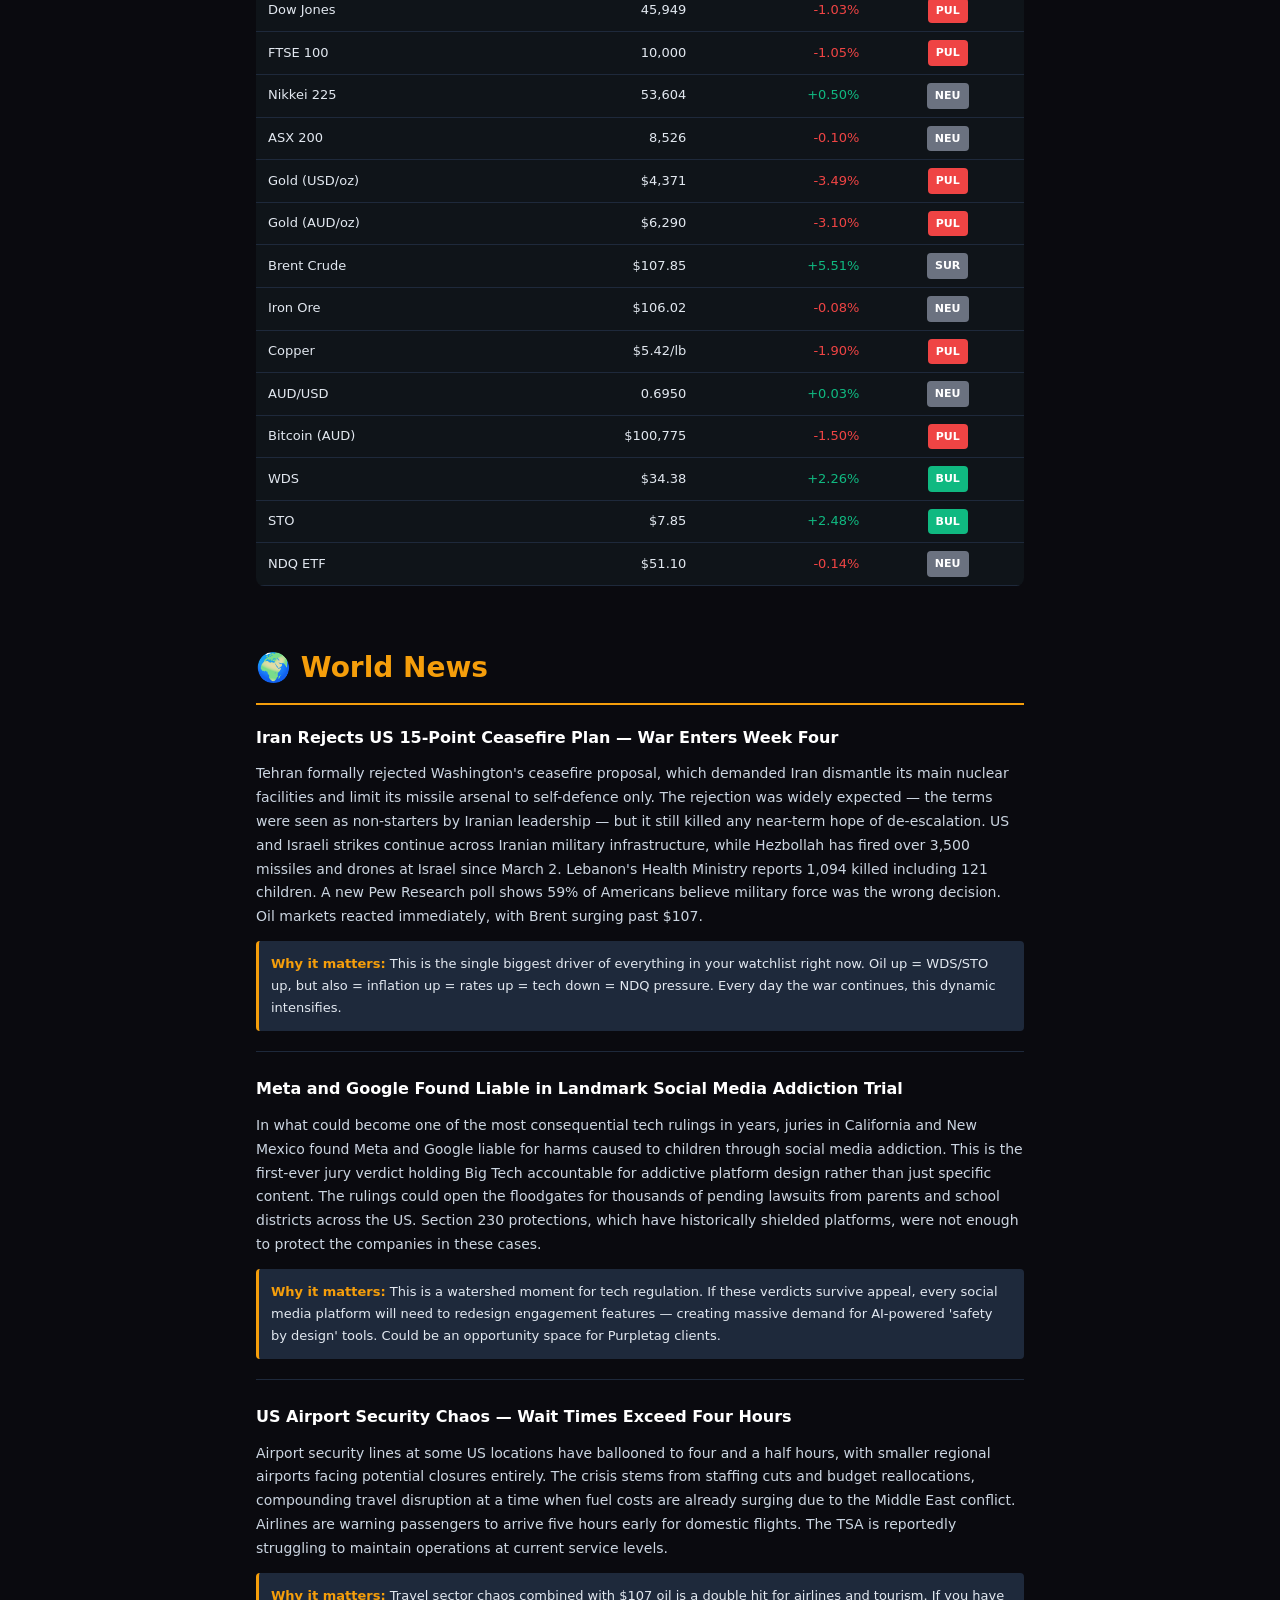
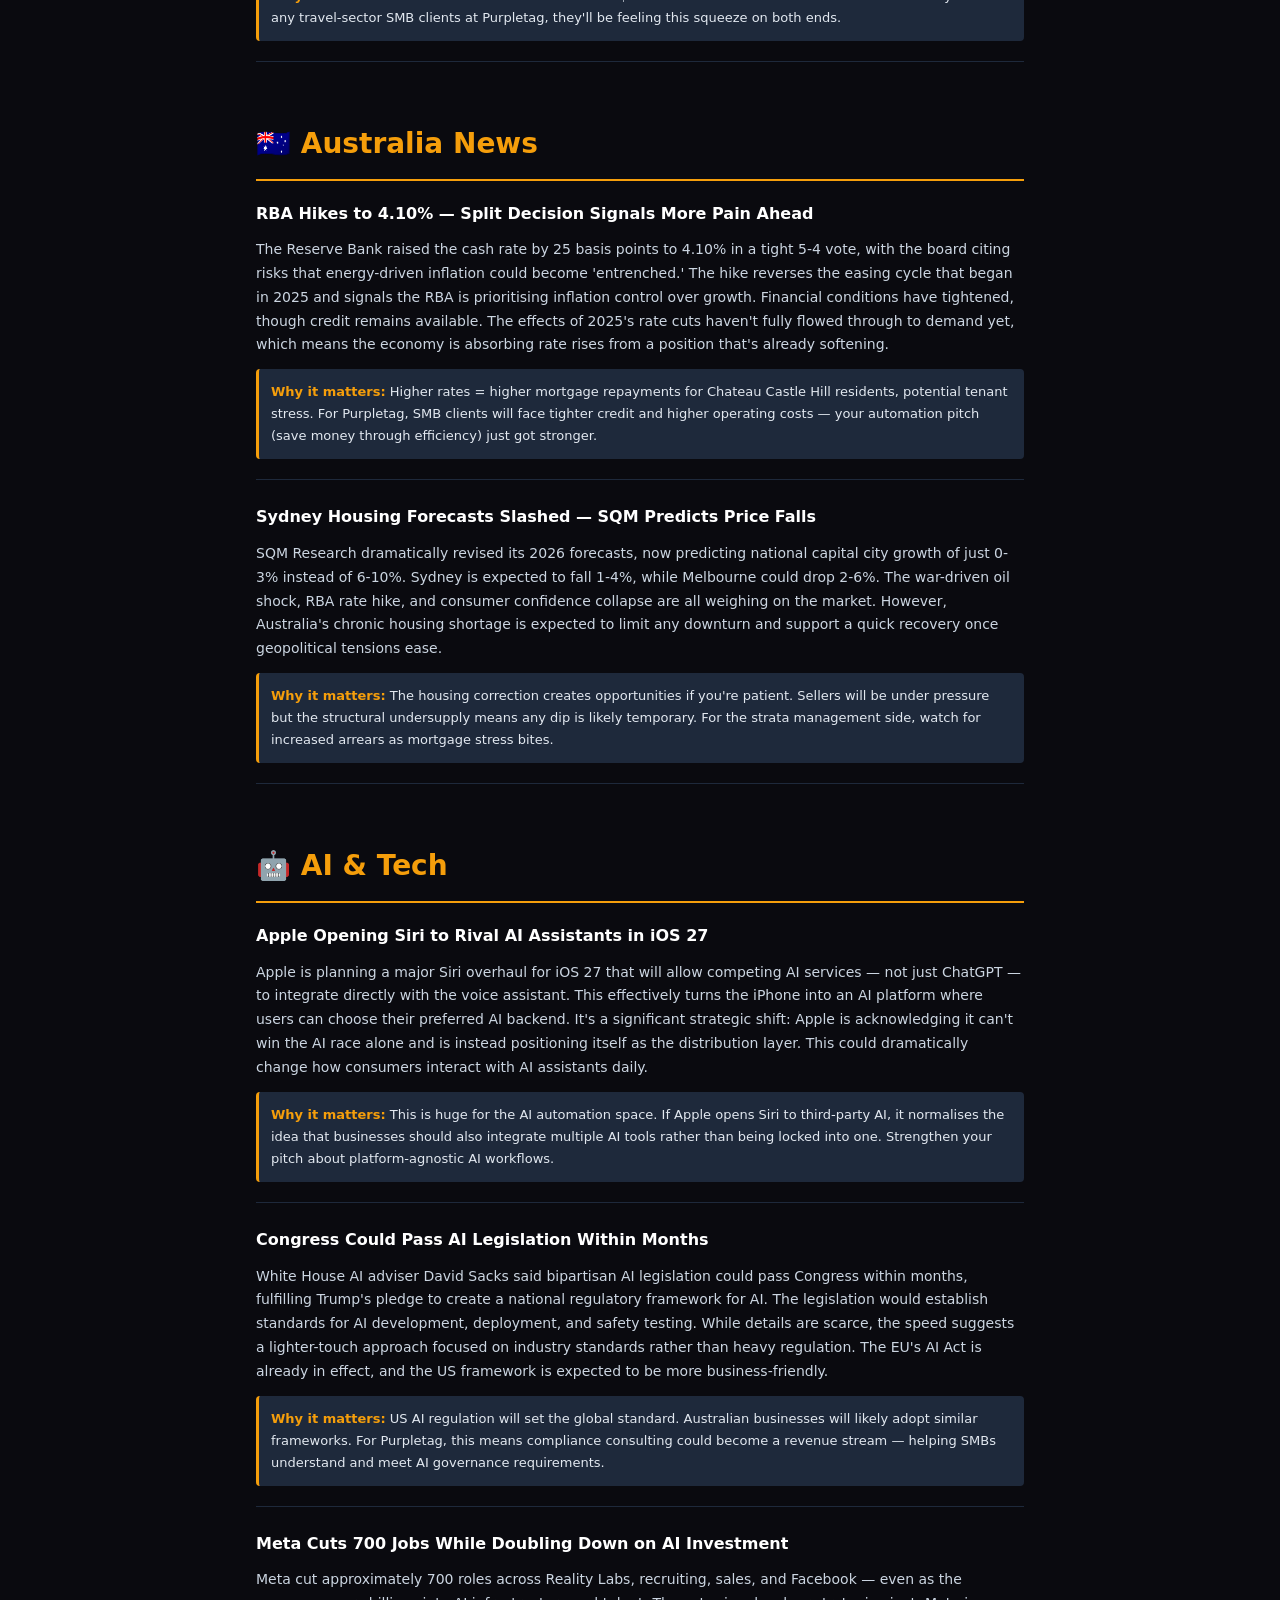
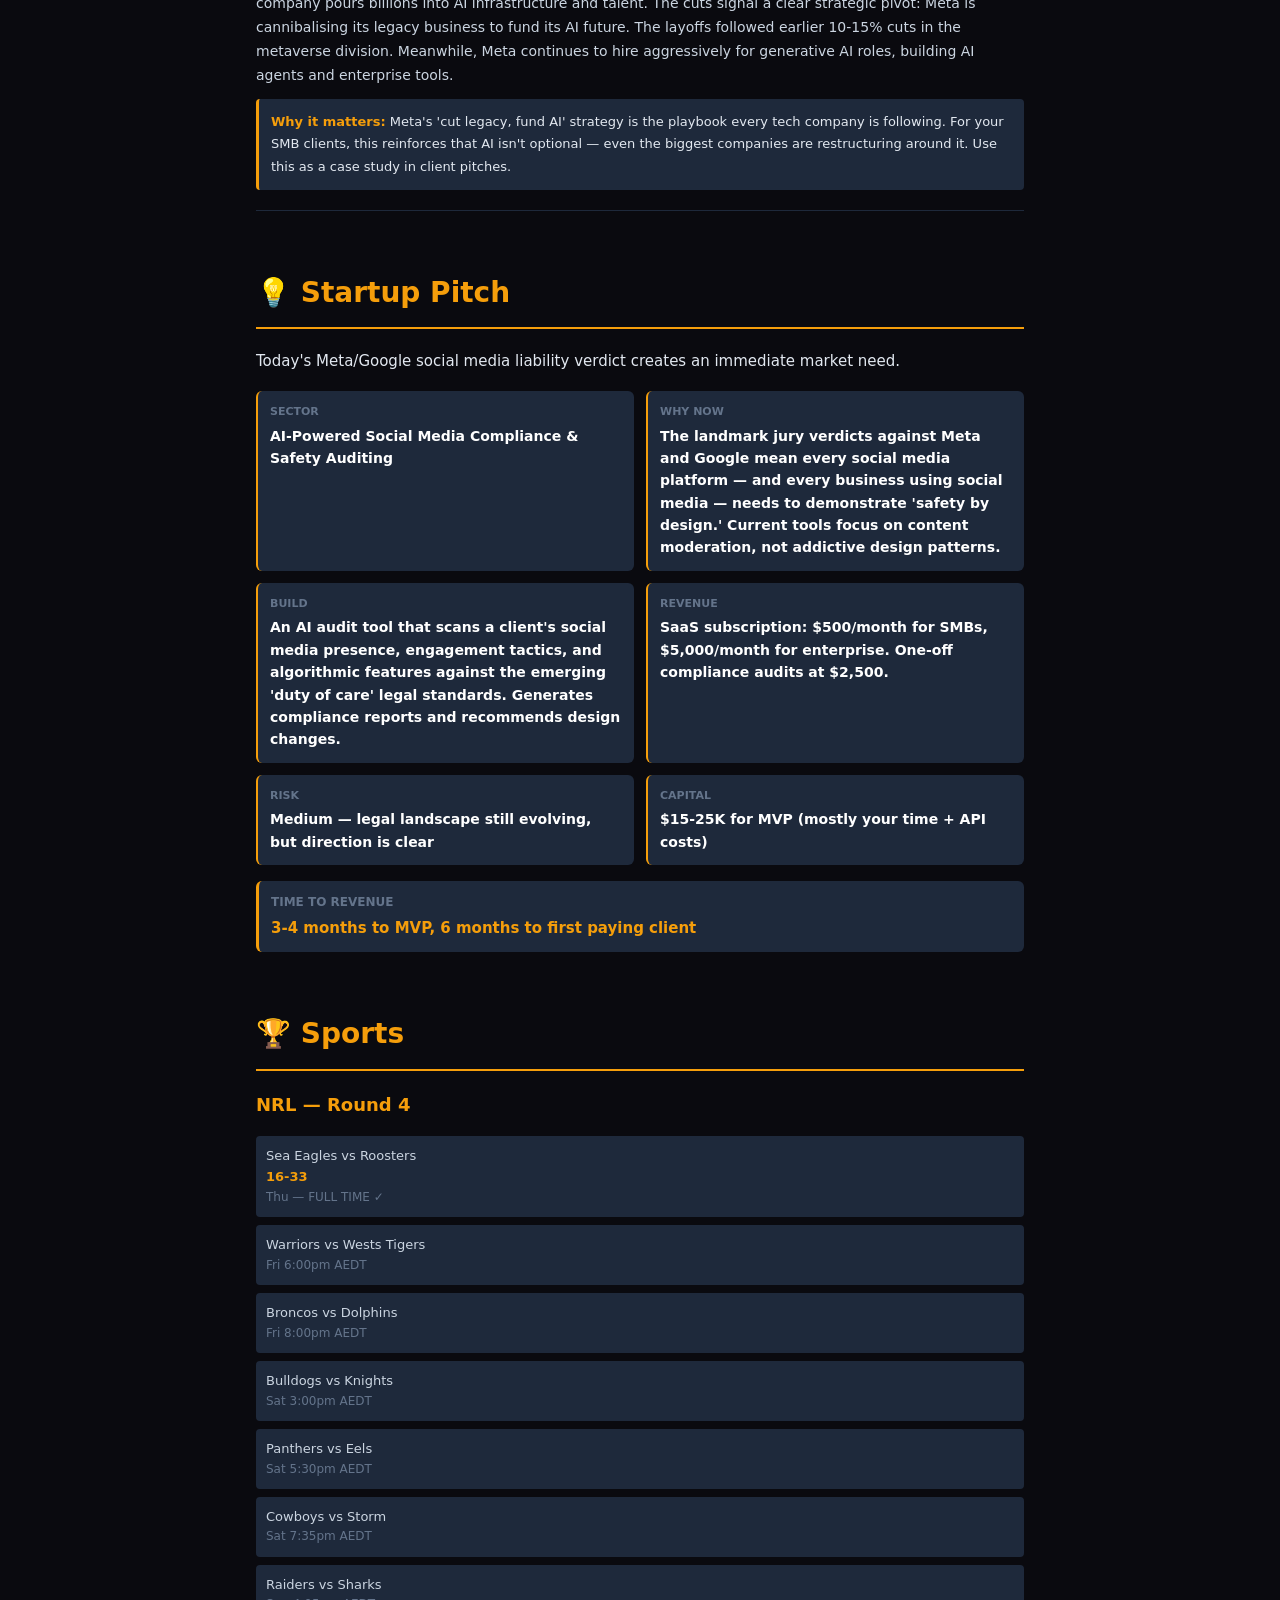
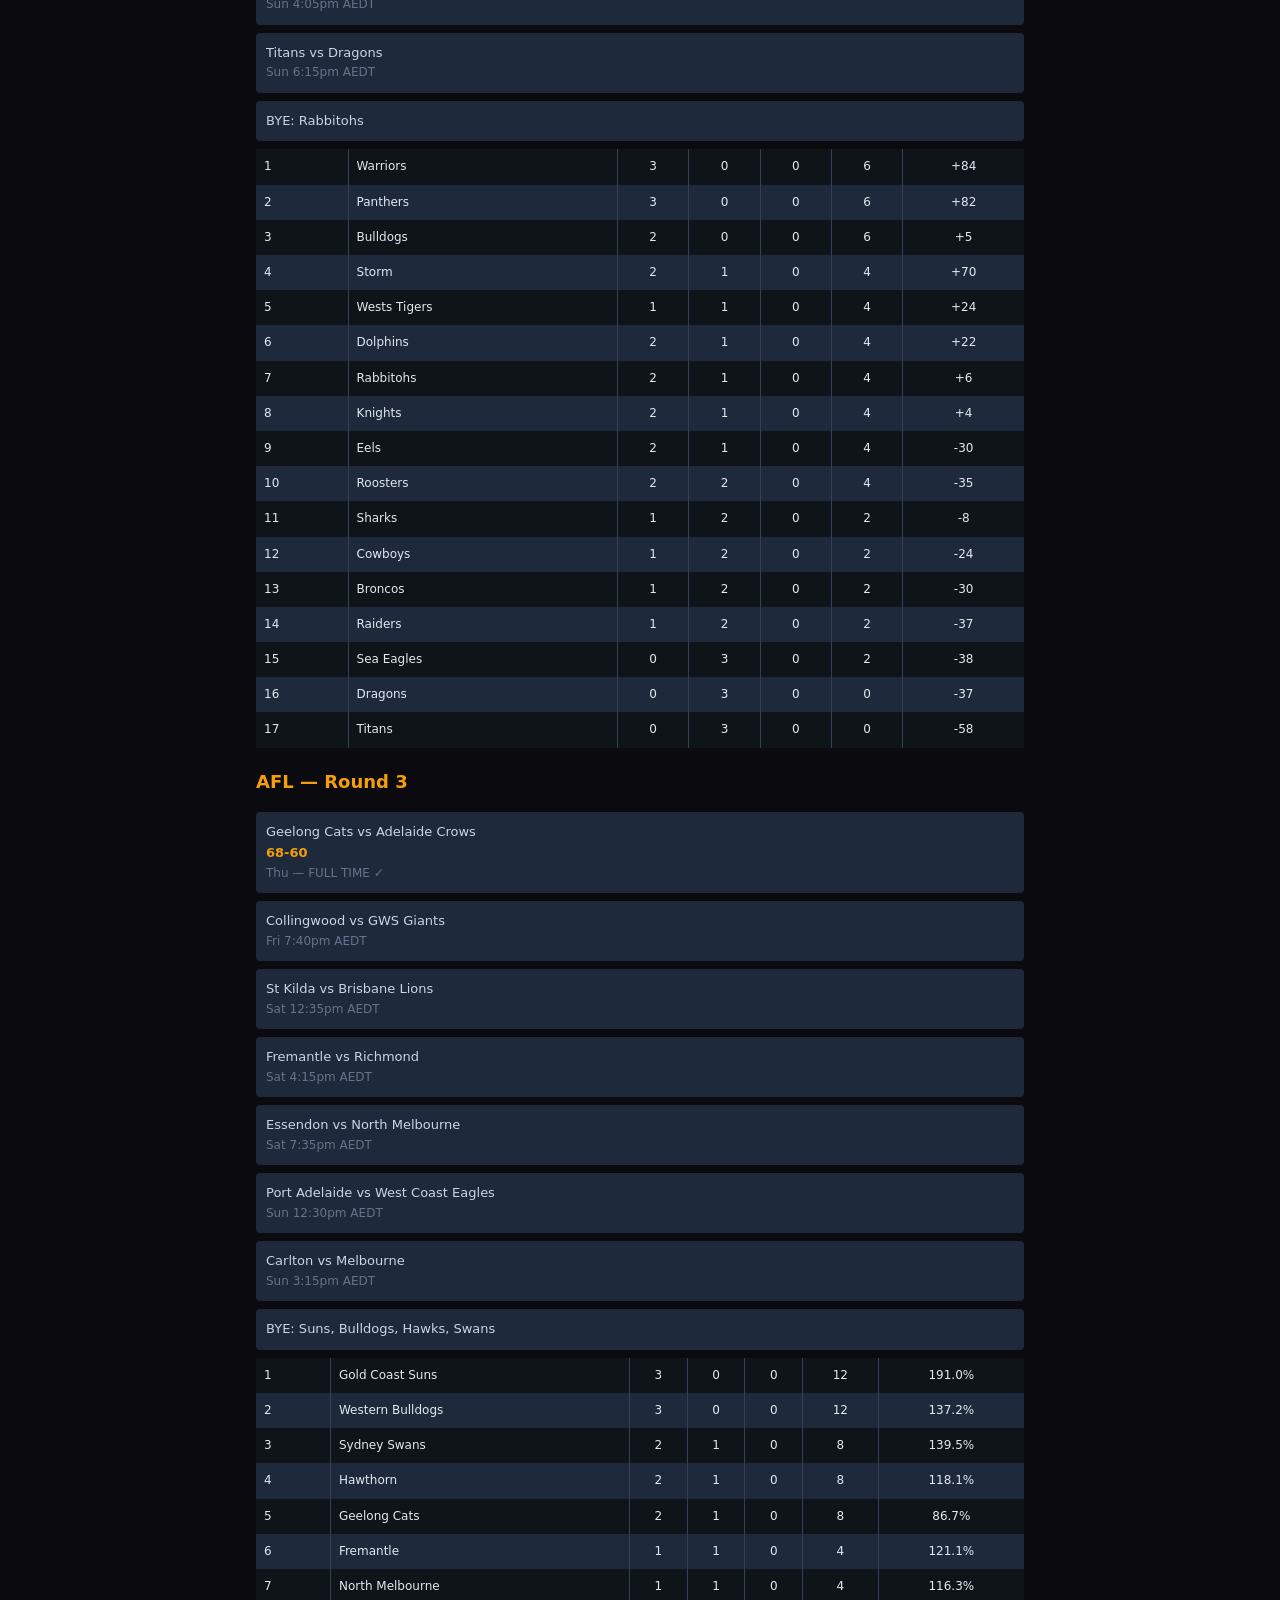
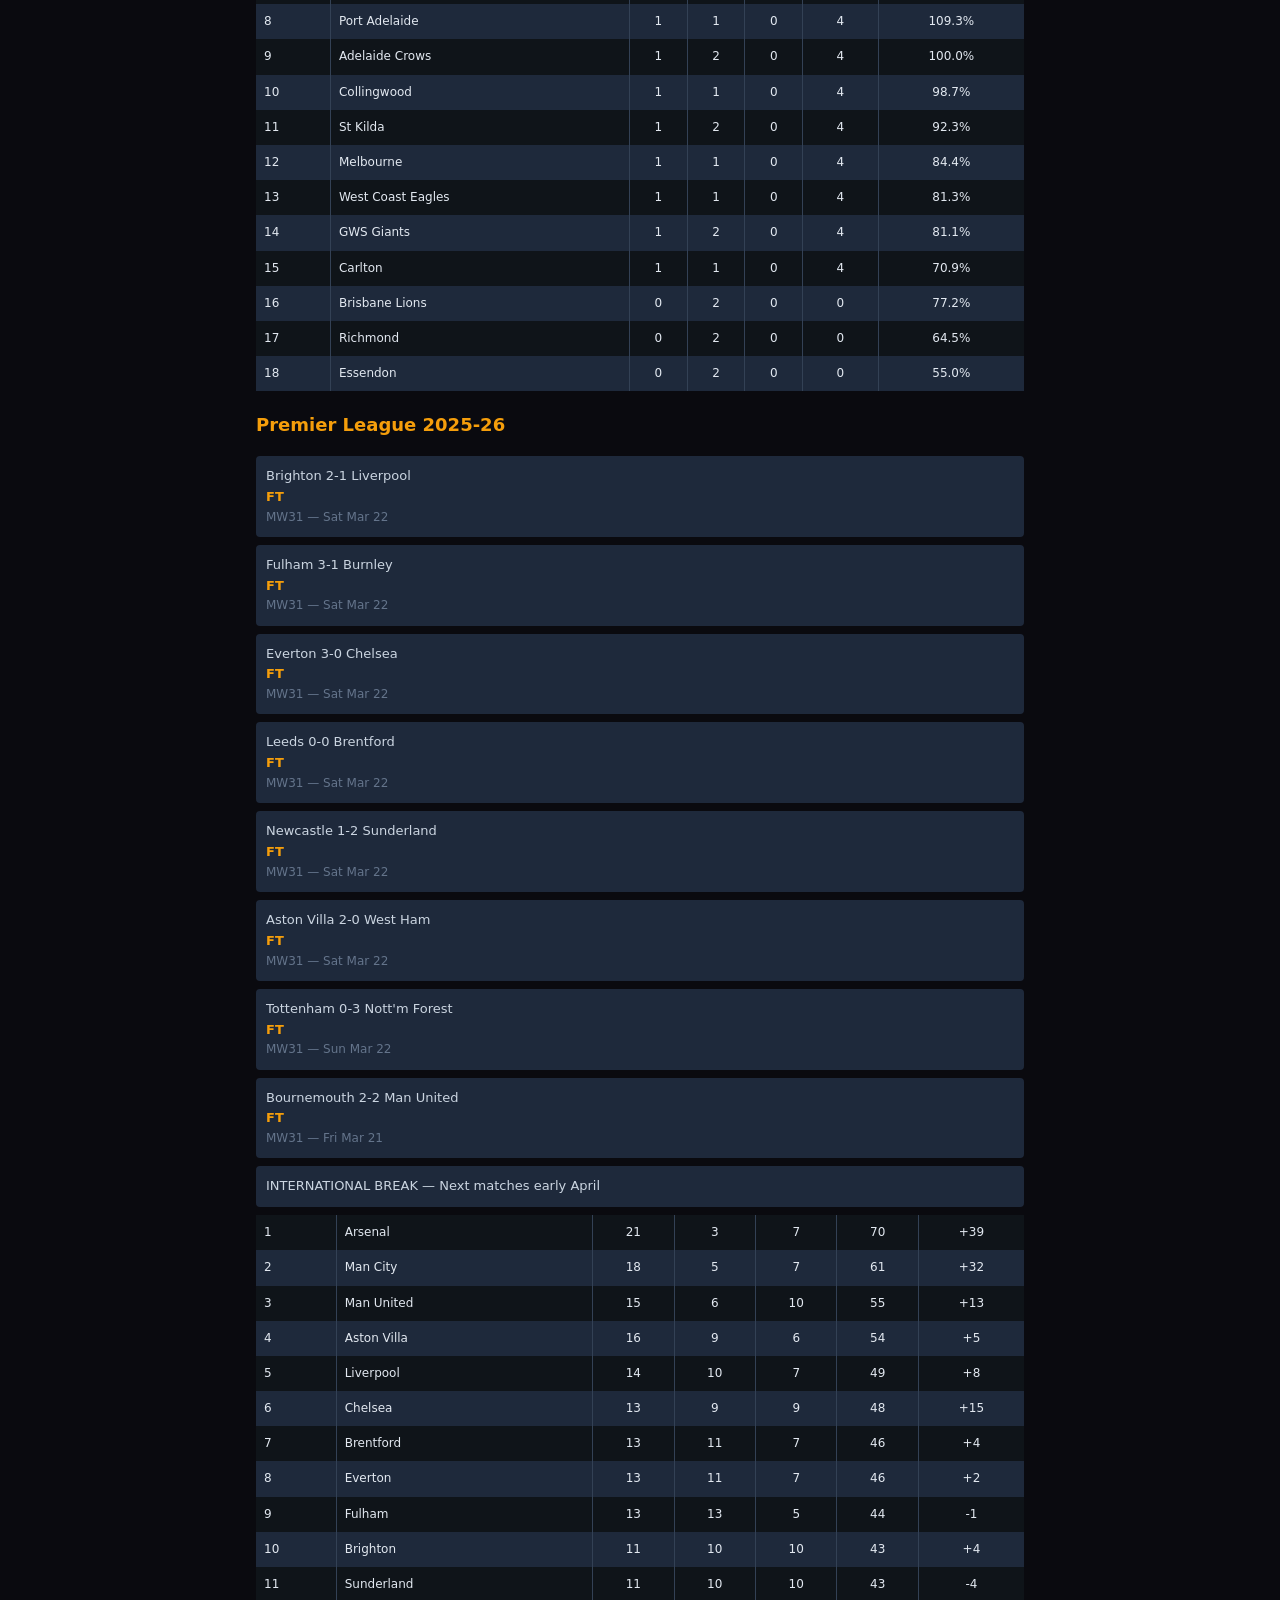
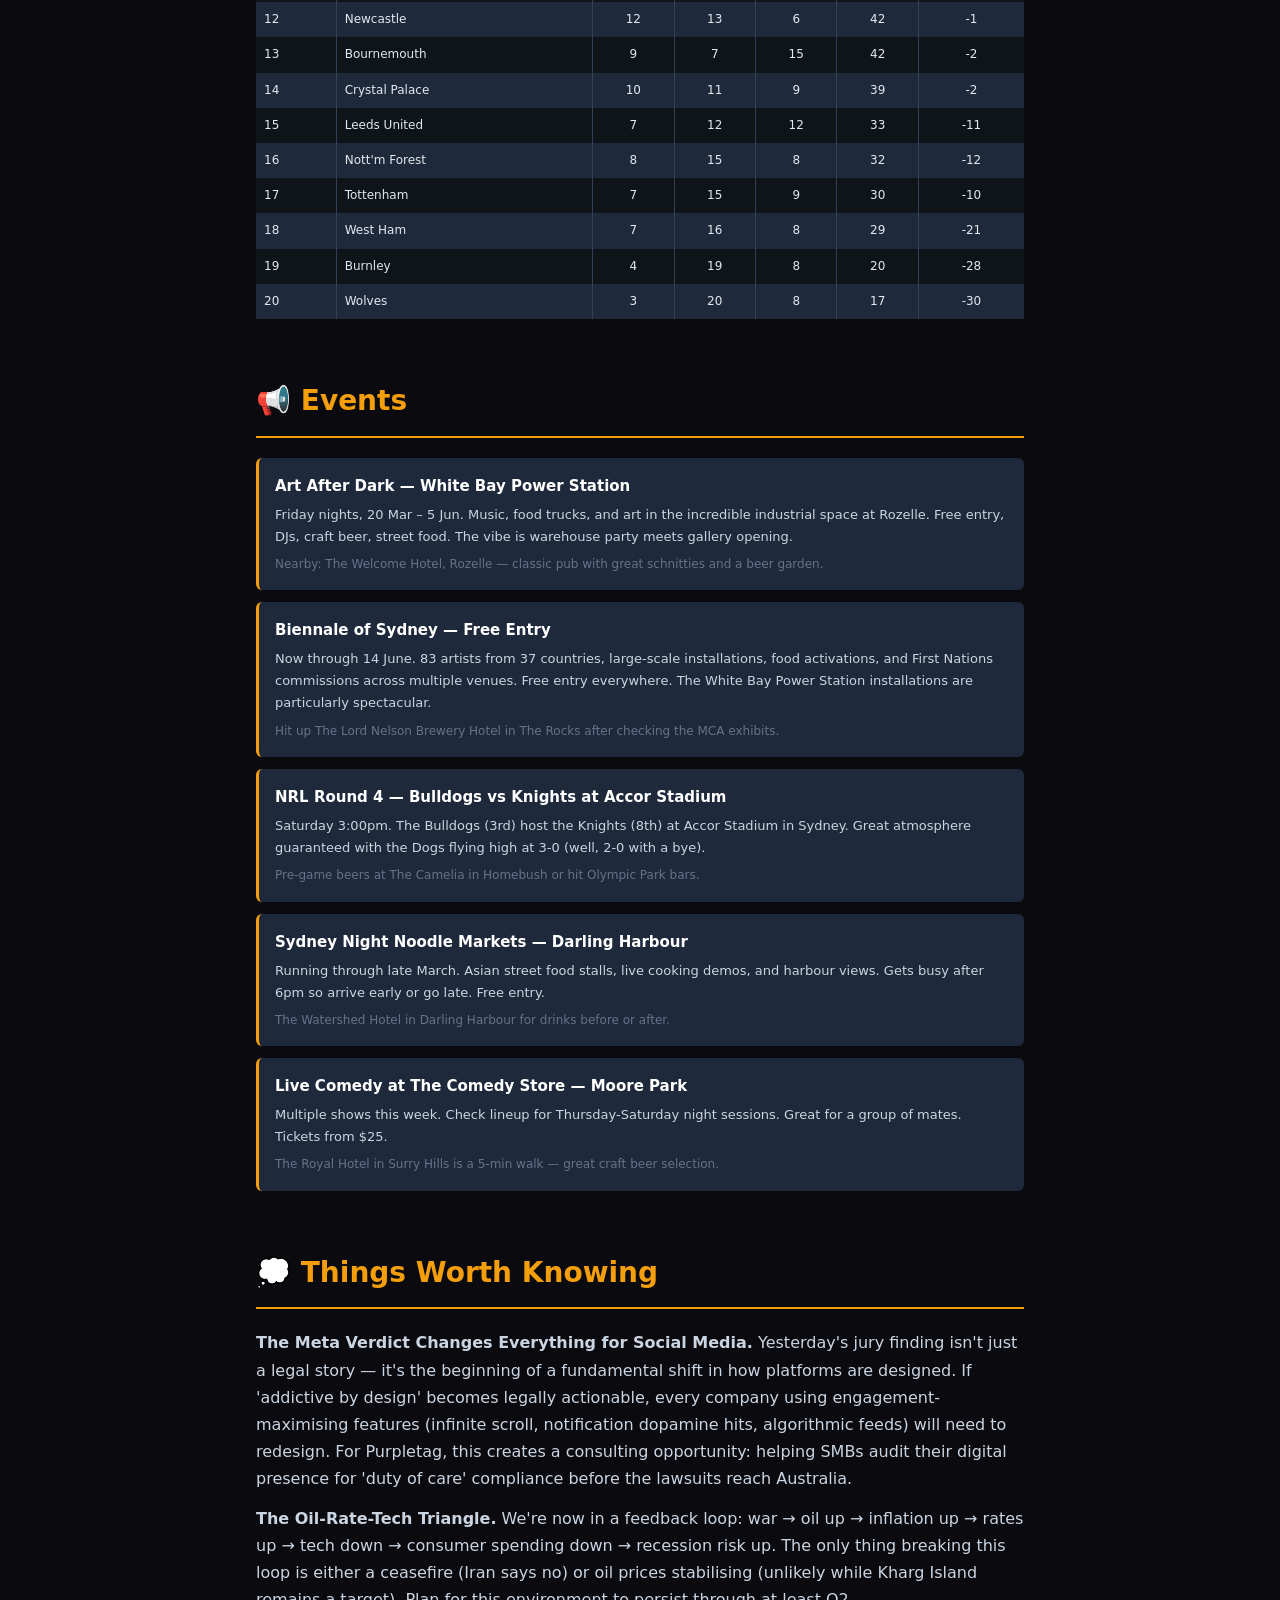
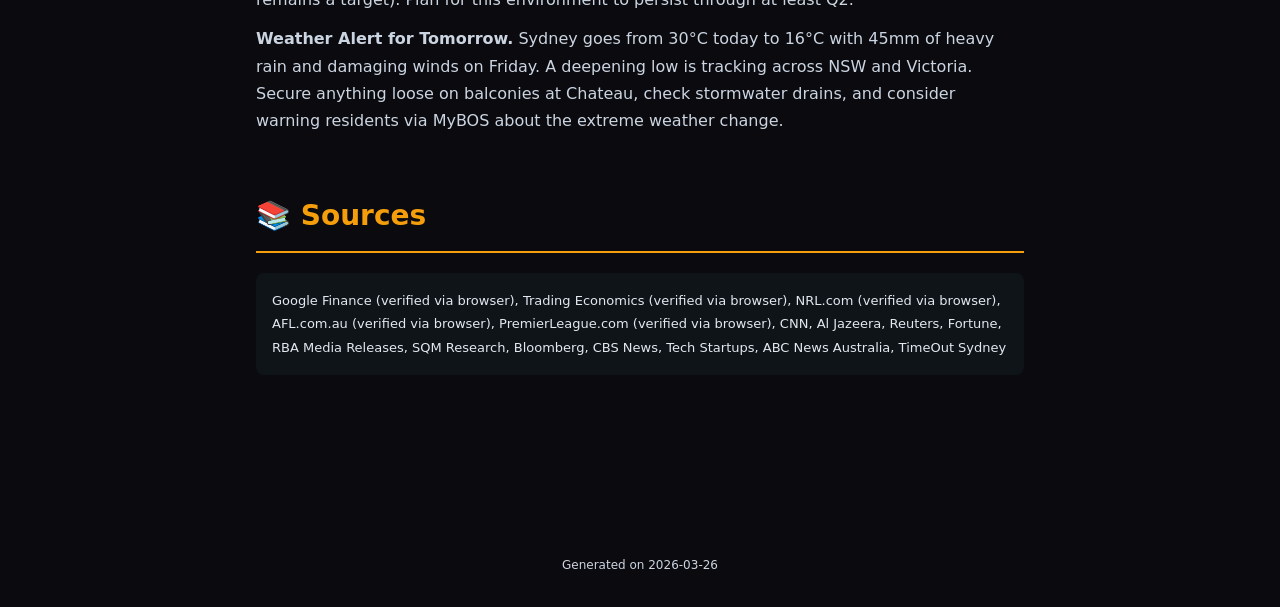
<file: archive/2026-03-26.html>
<!DOCTYPE html><html lang="en"><head><meta charset="UTF-8"><meta name="viewport" content="width=device-width,initial-scale=1,viewport-fit=cover"><meta name="theme-color" content="#0a0a0f"><title>Daily Digest</title><link rel="manifest" href="manifest.json"><meta name="apple-mobile-web-app-capable" content="yes"><meta name="apple-mobile-web-app-status-bar-style" content="black-translucent"><style>*{margin:0;padding:0;box-sizing:border-box}html{scroll-behavior:smooth}body{font-family:-apple-system,system-ui,-webkit-system-font,BlinkMacSystemFont,"Segoe UI",sans-serif;background-color:#0a0a0f;color:#e2e8f0;line-height:1.6;overflow-x:hidden}header{position:sticky;top:0;z-index:50;background:linear-gradient(180deg,rgba(10,10,15,0.98),rgba(10,10,15,0.8));backdrop-filter:blur(10px);border-bottom:1px solid #1e293b;padding:max(12px,env(safe-area-inset-top)) 16px 12px}header>div:first-child{display:flex;justify-content:space-between;align-items:center;margin-bottom:12px}.date-time{font-size:18px;font-weight:700;color:#f59e0b}.time{font-size:13px;color:#64748b}.weather-widget{display:flex;align-items:center;gap:8px;font-size:13px}.weather-emoji{font-size:28px}.weather-temp{display:flex;flex-direction:column;gap:2px}.weather-desc{color:#cbd5e1;font-size:12px}.weather-stats{display:flex;gap:16px;margin-top:8px;font-size:12px;color:#cbd5e1}main{padding:0 16px 120px;max-width:800px;margin:0 auto}section{margin-top:40px;padding-top:20px;scroll-margin-top:80px}h2{font-size:28px;font-weight:700;color:#f59e0b;margin-bottom:20px;padding-bottom:12px;border-bottom:2px solid #f59e0b}h3{font-size:18px;font-weight:600;color:white}p{margin-bottom:12px;color:#cbd5e1;line-height:1.7}.content-block{background-color:#0f1419;padding:16px;border-radius:8px;border-left:3px solid #f59e0b}.assets-table{width:100%;border-collapse:collapse;margin-top:16px;font-size:13px;background-color:#0f1419;border-radius:8px;overflow:hidden}.assets-table thead{background-color:#1e293b}.assets-table th{padding:12px;text-align:left;font-weight:600;color:#f59e0b;border-bottom:2px solid #334155}.assets-table td{padding:10px 12px;border-bottom:1px solid #1e293b}.pitch-grid{display:grid;grid-template-columns:1fr 1fr;gap:12px;margin-top:16px}.pitch-item{background-color:#1e293b;padding:12px;border-radius:6px;border-left:2px solid #f59e0b}.pitch-label{font-size:11px;color:#64748b;font-weight:600;text-transform:uppercase;margin-bottom:4px}.pitch-value{font-size:14px;font-weight:600;color:white}.calendar-widget{background-color:#0f1419;border-radius:8px;overflow:hidden;margin-top:16px}.sources-section{background-color:#0f1419;padding:16px;border-radius:8px;margin-top:16px;font-size:13px;line-height:1.8}footer{text-align:center;padding:20px 16px;color:#64748b;font-size:12px;margin-top:40px}@media(max-width:480px){main{padding:0 12px 120px}h2{font-size:24px}}.installable{position:fixed;bottom:80px;left:50%;transform:translateX(-50%);background-color:#f59e0b;color:#0a0a0f;padding:12px 24px;border-radius:24px;font-weight:600;cursor:pointer;display:none;z-index:35;border:none;box-shadow:0 4px 12px rgba(245,158,11,0.3)}@keyframes slideUp{from{transform:translateX(-50%) translateY(20px);opacity:0}to{transform:translateX(-50%) translateY(0);opacity:1}}</style></head><body><header><div><div><div class="date-time">Thursday, March 26, 2026</div><div class="time">10:47 PM AEDT</div></div><div class="weather-widget"><span class="weather-emoji">☀️</span><div class="weather-temp"><div><span style="color:#f59e0b;font-weight:600">30°</span><span style="color:#64748b">/ 20°</span></div><div class="weather-desc">Mostly sunny, 30°C. But heads up — Friday brings a massive change: 16°C, heavy rain (91% chance, 45mm), damaging winds. A deepening low will slam NSW/Vic. Plan accordingly.</div></div></div></div><div class="weather-stats"><span>💧 10%</span><span>☀️ UV 8</span></div></header><main><section id="big-picture"><h2>🎯 Big Picture</h2><div class="content-block" style="border:none;background:transparent;padding:0"><p>Three massive forces collided today, and they're all connected. The US-Iran war entered its fourth week with Tehran rejecting Washington's 15-point ceasefire plan, which means oil keeps surging — Brent crude jumped 5.5% to $107.85/barrel. That oil spike is exactly why the RBA hiked rates to 4.10% this week, citing energy-driven inflation risks. And Wall Street got hammered as a result — the S&P 500 dropped 1.7%, the Nasdaq fell 2.3%, and the VIX fear index spiked 11% to 28.</p><p>Here's the thread that ties it all together for your watchlist: WDS and STO both popped over 2% today because high oil = high revenue for energy producers. But your NDQ ETF slipped because the same oil shock that's good for energy is terrible for tech valuations (higher rates = lower growth stock multiples). Gold got smashed 3.5% despite being a 'safe haven' — that's because rising Treasury yields make non-yielding gold less attractive. This is a classic wartime stagflation setup: commodities up, equities down, bonds selling off. The Aussie dollar held at 0.695 because our commodity exports offset risk-off flows.</p><p>Meanwhile, Meta got hit with a landmark jury verdict on social media addiction AND cut 700 jobs, Apple announced it's opening Siri to rival AI assistants, and Congress signalled AI legislation could pass within months. Big shifts in how AI gets regulated and deployed — directly relevant to what you're building at Purpletag.</p></div></section><section id="strategy"><h2>📈 Market Strategy</h2><div class="content-block" style="border:none;background:transparent;padding:0"><p>Your watchlist is in an interesting spot. WDS at $34.38 and STO at $7.85 are both riding the oil wave — they're up over 2% today and have massive YTD gains. But here's the catch: these prices already bake in elevated oil. If a ceasefire happens (even though Iran rejected this one, negotiations continue), oil could drop 20-30% fast and take WDS/STO with it. With your current cash position, I'd be watching but not chasing energy here. The risk-reward has shifted.</p><p>NDQ at $51.10 is more interesting. It's barely moved (-0.14%) despite the Nasdaq getting crushed 2.3% overnight — that's because the ETF tracks AUD-hedged returns and the Aussie held steady. But if the war drags on and rates keep rising globally, tech multiples will compress further. Currently, I'd be building a watchlist entry rather than buying — wait for the VIX to come back under 20 before adding risk.</p><p>Gold at $4,370 USD ($6,290 AUD) just had its worst day in months (-3.5%). Counter-intuitive during a war, but rising yields are the kryptonite. If you're looking at gold as a hedge, this pullback could be interesting if yields stabilise. Iron ore holding steady at $106 is good news for the ASX — it means China demand hasn't fallen off a cliff despite global chaos.</p></div></section><section id="assets"><h2>💰 Market Watch (16 Assets)</h2><div style="overflow-x:auto"><table class="assets-table"><thead><tr><th>Asset</th><th style="text-align:right">Price</th><th style="text-align:right">Change</th><th style="text-align:center">Signal</th></tr></thead><tbody><tr><td style="padding:8px 12px;border-bottom:1px solid #1e293b">S&amp;P 500</td><td style="padding:8px 12px;border-bottom:1px solid #1e293b;text-align:right">6,479</td><td style="padding:8px 12px;border-bottom:1px solid #1e293b;text-align:right;color:#ef4444">-1.71%</td><td style="padding:8px 12px;border-bottom:1px solid #1e293b;text-align:center"><span style="display:inline-block;padding:4px 8px;background-color:#ef4444;color:white;border-radius:4px;font-size:11px;font-weight:600">PUL</span></td></tr><tr><td style="padding:8px 12px;border-bottom:1px solid #1e293b">NASDAQ</td><td style="padding:8px 12px;border-bottom:1px solid #1e293b;text-align:right">21,422</td><td style="padding:8px 12px;border-bottom:1px solid #1e293b;text-align:right;color:#ef4444">-2.32%</td><td style="padding:8px 12px;border-bottom:1px solid #1e293b;text-align:center"><span style="display:inline-block;padding:4px 8px;background-color:#ef4444;color:white;border-radius:4px;font-size:11px;font-weight:600">PUL</span></td></tr><tr><td style="padding:8px 12px;border-bottom:1px solid #1e293b">Dow Jones</td><td style="padding:8px 12px;border-bottom:1px solid #1e293b;text-align:right">45,949</td><td style="padding:8px 12px;border-bottom:1px solid #1e293b;text-align:right;color:#ef4444">-1.03%</td><td style="padding:8px 12px;border-bottom:1px solid #1e293b;text-align:center"><span style="display:inline-block;padding:4px 8px;background-color:#ef4444;color:white;border-radius:4px;font-size:11px;font-weight:600">PUL</span></td></tr><tr><td style="padding:8px 12px;border-bottom:1px solid #1e293b">FTSE 100</td><td style="padding:8px 12px;border-bottom:1px solid #1e293b;text-align:right">10,000</td><td style="padding:8px 12px;border-bottom:1px solid #1e293b;text-align:right;color:#ef4444">-1.05%</td><td style="padding:8px 12px;border-bottom:1px solid #1e293b;text-align:center"><span style="display:inline-block;padding:4px 8px;background-color:#ef4444;color:white;border-radius:4px;font-size:11px;font-weight:600">PUL</span></td></tr><tr><td style="padding:8px 12px;border-bottom:1px solid #1e293b">Nikkei 225</td><td style="padding:8px 12px;border-bottom:1px solid #1e293b;text-align:right">53,604</td><td style="padding:8px 12px;border-bottom:1px solid #1e293b;text-align:right;color:#10b981">+0.50%</td><td style="padding:8px 12px;border-bottom:1px solid #1e293b;text-align:center"><span style="display:inline-block;padding:4px 8px;background-color:#6b7280;color:white;border-radius:4px;font-size:11px;font-weight:600">NEU</span></td></tr><tr><td style="padding:8px 12px;border-bottom:1px solid #1e293b">ASX 200</td><td style="padding:8px 12px;border-bottom:1px solid #1e293b;text-align:right">8,526</td><td style="padding:8px 12px;border-bottom:1px solid #1e293b;text-align:right;color:#ef4444">-0.10%</td><td style="padding:8px 12px;border-bottom:1px solid #1e293b;text-align:center"><span style="display:inline-block;padding:4px 8px;background-color:#6b7280;color:white;border-radius:4px;font-size:11px;font-weight:600">NEU</span></td></tr><tr><td style="padding:8px 12px;border-bottom:1px solid #1e293b">Gold (USD/oz)</td><td style="padding:8px 12px;border-bottom:1px solid #1e293b;text-align:right">$4,371</td><td style="padding:8px 12px;border-bottom:1px solid #1e293b;text-align:right;color:#ef4444">-3.49%</td><td style="padding:8px 12px;border-bottom:1px solid #1e293b;text-align:center"><span style="display:inline-block;padding:4px 8px;background-color:#ef4444;color:white;border-radius:4px;font-size:11px;font-weight:600">PUL</span></td></tr><tr><td style="padding:8px 12px;border-bottom:1px solid #1e293b">Gold (AUD/oz)</td><td style="padding:8px 12px;border-bottom:1px solid #1e293b;text-align:right">$6,290</td><td style="padding:8px 12px;border-bottom:1px solid #1e293b;text-align:right;color:#ef4444">-3.10%</td><td style="padding:8px 12px;border-bottom:1px solid #1e293b;text-align:center"><span style="display:inline-block;padding:4px 8px;background-color:#ef4444;color:white;border-radius:4px;font-size:11px;font-weight:600">PUL</span></td></tr><tr><td style="padding:8px 12px;border-bottom:1px solid #1e293b">Brent Crude</td><td style="padding:8px 12px;border-bottom:1px solid #1e293b;text-align:right">$107.85</td><td style="padding:8px 12px;border-bottom:1px solid #1e293b;text-align:right;color:#10b981">+5.51%</td><td style="padding:8px 12px;border-bottom:1px solid #1e293b;text-align:center"><span style="display:inline-block;padding:4px 8px;background-color:#6b7280;color:white;border-radius:4px;font-size:11px;font-weight:600">SUR</span></td></tr><tr><td style="padding:8px 12px;border-bottom:1px solid #1e293b">Iron Ore</td><td style="padding:8px 12px;border-bottom:1px solid #1e293b;text-align:right">$106.02</td><td style="padding:8px 12px;border-bottom:1px solid #1e293b;text-align:right;color:#ef4444">-0.08%</td><td style="padding:8px 12px;border-bottom:1px solid #1e293b;text-align:center"><span style="display:inline-block;padding:4px 8px;background-color:#6b7280;color:white;border-radius:4px;font-size:11px;font-weight:600">NEU</span></td></tr><tr><td style="padding:8px 12px;border-bottom:1px solid #1e293b">Copper</td><td style="padding:8px 12px;border-bottom:1px solid #1e293b;text-align:right">$5.42/lb</td><td style="padding:8px 12px;border-bottom:1px solid #1e293b;text-align:right;color:#ef4444">-1.90%</td><td style="padding:8px 12px;border-bottom:1px solid #1e293b;text-align:center"><span style="display:inline-block;padding:4px 8px;background-color:#ef4444;color:white;border-radius:4px;font-size:11px;font-weight:600">PUL</span></td></tr><tr><td style="padding:8px 12px;border-bottom:1px solid #1e293b">AUD/USD</td><td style="padding:8px 12px;border-bottom:1px solid #1e293b;text-align:right">0.6950</td><td style="padding:8px 12px;border-bottom:1px solid #1e293b;text-align:right;color:#10b981">+0.03%</td><td style="padding:8px 12px;border-bottom:1px solid #1e293b;text-align:center"><span style="display:inline-block;padding:4px 8px;background-color:#6b7280;color:white;border-radius:4px;font-size:11px;font-weight:600">NEU</span></td></tr><tr><td style="padding:8px 12px;border-bottom:1px solid #1e293b">Bitcoin (AUD)</td><td style="padding:8px 12px;border-bottom:1px solid #1e293b;text-align:right">$100,775</td><td style="padding:8px 12px;border-bottom:1px solid #1e293b;text-align:right;color:#ef4444">-1.50%</td><td style="padding:8px 12px;border-bottom:1px solid #1e293b;text-align:center"><span style="display:inline-block;padding:4px 8px;background-color:#ef4444;color:white;border-radius:4px;font-size:11px;font-weight:600">PUL</span></td></tr><tr><td style="padding:8px 12px;border-bottom:1px solid #1e293b">WDS</td><td style="padding:8px 12px;border-bottom:1px solid #1e293b;text-align:right">$34.38</td><td style="padding:8px 12px;border-bottom:1px solid #1e293b;text-align:right;color:#10b981">+2.26%</td><td style="padding:8px 12px;border-bottom:1px solid #1e293b;text-align:center"><span style="display:inline-block;padding:4px 8px;background-color:#10b981;color:white;border-radius:4px;font-size:11px;font-weight:600">BUL</span></td></tr><tr><td style="padding:8px 12px;border-bottom:1px solid #1e293b">STO</td><td style="padding:8px 12px;border-bottom:1px solid #1e293b;text-align:right">$7.85</td><td style="padding:8px 12px;border-bottom:1px solid #1e293b;text-align:right;color:#10b981">+2.48%</td><td style="padding:8px 12px;border-bottom:1px solid #1e293b;text-align:center"><span style="display:inline-block;padding:4px 8px;background-color:#10b981;color:white;border-radius:4px;font-size:11px;font-weight:600">BUL</span></td></tr><tr><td style="padding:8px 12px;border-bottom:1px solid #1e293b">NDQ ETF</td><td style="padding:8px 12px;border-bottom:1px solid #1e293b;text-align:right">$51.10</td><td style="padding:8px 12px;border-bottom:1px solid #1e293b;text-align:right;color:#ef4444">-0.14%</td><td style="padding:8px 12px;border-bottom:1px solid #1e293b;text-align:center"><span style="display:inline-block;padding:4px 8px;background-color:#6b7280;color:white;border-radius:4px;font-size:11px;font-weight:600">NEU</span></td></tr></tbody></table></div></section><section id="world-news"><h2>🌍 World News</h2><article style="margin-bottom:24px;padding-bottom:20px;border-bottom:1px solid #1e293b"><h3 style="margin:0 0 12px 0;font-size:16px;font-weight:600;color:white">Iran Rejects US 15-Point Ceasefire Plan — War Enters Week Four</h3><p style="margin:0 0 12px 0;font-size:14px;color:#cbd5e1">Tehran formally rejected Washington&#39;s ceasefire proposal, which demanded Iran dismantle its main nuclear facilities and limit its missile arsenal to self-defence only. The rejection was widely expected — the terms were seen as non-starters by Iranian leadership — but it still killed any near-term hope of de-escalation. US and Israeli strikes continue across Iranian military infrastructure, while Hezbollah has fired over 3,500 missiles and drones at Israel since March 2. Lebanon&#39;s Health Ministry reports 1,094 killed including 121 children. A new Pew Research poll shows 59% of Americans believe military force was the wrong decision. Oil markets reacted immediately, with Brent surging past $107.</p><div style="padding:12px;background-color:#1e293b;border-left:3px solid #f59e0b;border-radius:4px"><p style="margin:0;font-size:13px;color:#e2e8f0"><strong style="color:#f59e0b">Why it matters:</strong> This is the single biggest driver of everything in your watchlist right now. Oil up = WDS/STO up, but also = inflation up = rates up = tech down = NDQ pressure. Every day the war continues, this dynamic intensifies.</p></div></article><article style="margin-bottom:24px;padding-bottom:20px;border-bottom:1px solid #1e293b"><h3 style="margin:0 0 12px 0;font-size:16px;font-weight:600;color:white">Meta and Google Found Liable in Landmark Social Media Addiction Trial</h3><p style="margin:0 0 12px 0;font-size:14px;color:#cbd5e1">In what could become one of the most consequential tech rulings in years, juries in California and New Mexico found Meta and Google liable for harms caused to children through social media addiction. This is the first-ever jury verdict holding Big Tech accountable for addictive platform design rather than just specific content. The rulings could open the floodgates for thousands of pending lawsuits from parents and school districts across the US. Section 230 protections, which have historically shielded platforms, were not enough to protect the companies in these cases.</p><div style="padding:12px;background-color:#1e293b;border-left:3px solid #f59e0b;border-radius:4px"><p style="margin:0;font-size:13px;color:#e2e8f0"><strong style="color:#f59e0b">Why it matters:</strong> This is a watershed moment for tech regulation. If these verdicts survive appeal, every social media platform will need to redesign engagement features — creating massive demand for AI-powered &#39;safety by design&#39; tools. Could be an opportunity space for Purpletag clients.</p></div></article><article style="margin-bottom:24px;padding-bottom:20px;border-bottom:1px solid #1e293b"><h3 style="margin:0 0 12px 0;font-size:16px;font-weight:600;color:white">US Airport Security Chaos — Wait Times Exceed Four Hours</h3><p style="margin:0 0 12px 0;font-size:14px;color:#cbd5e1">Airport security lines at some US locations have ballooned to four and a half hours, with smaller regional airports facing potential closures entirely. The crisis stems from staffing cuts and budget reallocations, compounding travel disruption at a time when fuel costs are already surging due to the Middle East conflict. Airlines are warning passengers to arrive five hours early for domestic flights. The TSA is reportedly struggling to maintain operations at current service levels.</p><div style="padding:12px;background-color:#1e293b;border-left:3px solid #f59e0b;border-radius:4px"><p style="margin:0;font-size:13px;color:#e2e8f0"><strong style="color:#f59e0b">Why it matters:</strong> Travel sector chaos combined with $107 oil is a double hit for airlines and tourism. If you have any travel-sector SMB clients at Purpletag, they&#39;ll be feeling this squeeze on both ends.</p></div></article></section><section id="au-news"><h2>🇦🇺 Australia News</h2><article style="margin-bottom:24px;padding-bottom:20px;border-bottom:1px solid #1e293b"><h3 style="margin:0 0 12px 0;font-size:16px;font-weight:600;color:white">RBA Hikes to 4.10% — Split Decision Signals More Pain Ahead</h3><p style="margin:0 0 12px 0;font-size:14px;color:#cbd5e1">The Reserve Bank raised the cash rate by 25 basis points to 4.10% in a tight 5-4 vote, with the board citing risks that energy-driven inflation could become &#39;entrenched.&#39; The hike reverses the easing cycle that began in 2025 and signals the RBA is prioritising inflation control over growth. Financial conditions have tightened, though credit remains available. The effects of 2025&#39;s rate cuts haven&#39;t fully flowed through to demand yet, which means the economy is absorbing rate rises from a position that&#39;s already softening.</p><div style="padding:12px;background-color:#1e293b;border-left:3px solid #f59e0b;border-radius:4px"><p style="margin:0;font-size:13px;color:#e2e8f0"><strong style="color:#f59e0b">Why it matters:</strong> Higher rates = higher mortgage repayments for Chateau Castle Hill residents, potential tenant stress. For Purpletag, SMB clients will face tighter credit and higher operating costs — your automation pitch (save money through efficiency) just got stronger.</p></div></article><article style="margin-bottom:24px;padding-bottom:20px;border-bottom:1px solid #1e293b"><h3 style="margin:0 0 12px 0;font-size:16px;font-weight:600;color:white">Sydney Housing Forecasts Slashed — SQM Predicts Price Falls</h3><p style="margin:0 0 12px 0;font-size:14px;color:#cbd5e1">SQM Research dramatically revised its 2026 forecasts, now predicting national capital city growth of just 0-3% instead of 6-10%. Sydney is expected to fall 1-4%, while Melbourne could drop 2-6%. The war-driven oil shock, RBA rate hike, and consumer confidence collapse are all weighing on the market. However, Australia&#39;s chronic housing shortage is expected to limit any downturn and support a quick recovery once geopolitical tensions ease.</p><div style="padding:12px;background-color:#1e293b;border-left:3px solid #f59e0b;border-radius:4px"><p style="margin:0;font-size:13px;color:#e2e8f0"><strong style="color:#f59e0b">Why it matters:</strong> The housing correction creates opportunities if you&#39;re patient. Sellers will be under pressure but the structural undersupply means any dip is likely temporary. For the strata management side, watch for increased arrears as mortgage stress bites.</p></div></article></section><section id="ai-tech"><h2>🤖 AI & Tech</h2><article style="margin-bottom:24px;padding-bottom:20px;border-bottom:1px solid #1e293b"><h3 style="margin:0 0 12px 0;font-size:16px;font-weight:600;color:white">Apple Opening Siri to Rival AI Assistants in iOS 27</h3><p style="margin:0 0 12px 0;font-size:14px;color:#cbd5e1">Apple is planning a major Siri overhaul for iOS 27 that will allow competing AI services — not just ChatGPT — to integrate directly with the voice assistant. This effectively turns the iPhone into an AI platform where users can choose their preferred AI backend. It&#39;s a significant strategic shift: Apple is acknowledging it can&#39;t win the AI race alone and is instead positioning itself as the distribution layer. This could dramatically change how consumers interact with AI assistants daily.</p><div style="padding:12px;background-color:#1e293b;border-left:3px solid #f59e0b;border-radius:4px"><p style="margin:0;font-size:13px;color:#e2e8f0"><strong style="color:#f59e0b">Why it matters:</strong> This is huge for the AI automation space. If Apple opens Siri to third-party AI, it normalises the idea that businesses should also integrate multiple AI tools rather than being locked into one. Strengthen your pitch about platform-agnostic AI workflows.</p></div></article><article style="margin-bottom:24px;padding-bottom:20px;border-bottom:1px solid #1e293b"><h3 style="margin:0 0 12px 0;font-size:16px;font-weight:600;color:white">Congress Could Pass AI Legislation Within Months</h3><p style="margin:0 0 12px 0;font-size:14px;color:#cbd5e1">White House AI adviser David Sacks said bipartisan AI legislation could pass Congress within months, fulfilling Trump&#39;s pledge to create a national regulatory framework for AI. The legislation would establish standards for AI development, deployment, and safety testing. While details are scarce, the speed suggests a lighter-touch approach focused on industry standards rather than heavy regulation. The EU&#39;s AI Act is already in effect, and the US framework is expected to be more business-friendly.</p><div style="padding:12px;background-color:#1e293b;border-left:3px solid #f59e0b;border-radius:4px"><p style="margin:0;font-size:13px;color:#e2e8f0"><strong style="color:#f59e0b">Why it matters:</strong> US AI regulation will set the global standard. Australian businesses will likely adopt similar frameworks. For Purpletag, this means compliance consulting could become a revenue stream — helping SMBs understand and meet AI governance requirements.</p></div></article><article style="margin-bottom:24px;padding-bottom:20px;border-bottom:1px solid #1e293b"><h3 style="margin:0 0 12px 0;font-size:16px;font-weight:600;color:white">Meta Cuts 700 Jobs While Doubling Down on AI Investment</h3><p style="margin:0 0 12px 0;font-size:14px;color:#cbd5e1">Meta cut approximately 700 roles across Reality Labs, recruiting, sales, and Facebook — even as the company pours billions into AI infrastructure and talent. The cuts signal a clear strategic pivot: Meta is cannibalising its legacy business to fund its AI future. The layoffs followed earlier 10-15% cuts in the metaverse division. Meanwhile, Meta continues to hire aggressively for generative AI roles, building AI agents and enterprise tools.</p><div style="padding:12px;background-color:#1e293b;border-left:3px solid #f59e0b;border-radius:4px"><p style="margin:0;font-size:13px;color:#e2e8f0"><strong style="color:#f59e0b">Why it matters:</strong> Meta&#39;s &#39;cut legacy, fund AI&#39; strategy is the playbook every tech company is following. For your SMB clients, this reinforces that AI isn&#39;t optional — even the biggest companies are restructuring around it. Use this as a case study in client pitches.</p></div></article></section><section id="pitch"><h2>💡 Startup Pitch</h2><div class="content-block" style="border:none;background:transparent;padding:0;margin-bottom:16px"><p style="font-size:15px;color:#e2e8f0;line-height:1.7">Today&#39;s Meta/Google social media liability verdict creates an immediate market need.</p></div><div class="pitch-grid"><div class="pitch-item"><div class="pitch-label">Sector</div><div class="pitch-value">AI-Powered Social Media Compliance &amp; Safety Auditing</div></div><div class="pitch-item"><div class="pitch-label">Why Now</div><div class="pitch-value">The landmark jury verdicts against Meta and Google mean every social media platform — and every business using social media — needs to demonstrate &#39;safety by design.&#39; Current tools focus on content moderation, not addictive design patterns.</div></div><div class="pitch-item"><div class="pitch-label">Build</div><div class="pitch-value">An AI audit tool that scans a client&#39;s social media presence, engagement tactics, and algorithmic features against the emerging &#39;duty of care&#39; legal standards. Generates compliance reports and recommends design changes.</div></div><div class="pitch-item"><div class="pitch-label">Revenue</div><div class="pitch-value">SaaS subscription: $500/month for SMBs, $5,000/month for enterprise. One-off compliance audits at $2,500.</div></div><div class="pitch-item"><div class="pitch-label">Risk</div><div class="pitch-value">Medium — legal landscape still evolving, but direction is clear</div></div><div class="pitch-item"><div class="pitch-label">Capital</div><div class="pitch-value">$15-25K for MVP (mostly your time + API costs)</div></div></div><div style="margin-top:16px;padding:12px;background-color:#1e293b;border-radius:6px;border-left:3px solid #f59e0b"><div style="font-size:12px;color:#64748b;font-weight:600;margin-bottom:4px">TIME TO REVENUE</div><div style="font-size:15px;font-weight:600;color:#f59e0b">3-4 months to MVP, 6 months to first paying client</div></div></section><section id="sports"><h2>🏆 Sports</h2><div><h3 style="margin:20px 0 16px 0;font-size:18px;font-weight:700;color:#f59e0b">NRL — Round 4</h3><div style="padding:10px;background-color:#1e293b;border-radius:4px;margin-bottom:8px;font-size:13px"><div style="color:#cbd5e1">Sea Eagles vs Roosters</div><div style="color:#f59e0b;font-weight:600">16-33</div><div style="color:#64748b;font-size:12px">Thu — FULL TIME ✓</div></div><div style="padding:10px;background-color:#1e293b;border-radius:4px;margin-bottom:8px;font-size:13px"><div style="color:#cbd5e1">Warriors vs Wests Tigers</div><div style="color:#f59e0b;font-weight:600"></div><div style="color:#64748b;font-size:12px">Fri 6:00pm AEDT</div></div><div style="padding:10px;background-color:#1e293b;border-radius:4px;margin-bottom:8px;font-size:13px"><div style="color:#cbd5e1">Broncos vs Dolphins</div><div style="color:#f59e0b;font-weight:600"></div><div style="color:#64748b;font-size:12px">Fri 8:00pm AEDT</div></div><div style="padding:10px;background-color:#1e293b;border-radius:4px;margin-bottom:8px;font-size:13px"><div style="color:#cbd5e1">Bulldogs vs Knights</div><div style="color:#f59e0b;font-weight:600"></div><div style="color:#64748b;font-size:12px">Sat 3:00pm AEDT</div></div><div style="padding:10px;background-color:#1e293b;border-radius:4px;margin-bottom:8px;font-size:13px"><div style="color:#cbd5e1">Panthers vs Eels</div><div style="color:#f59e0b;font-weight:600"></div><div style="color:#64748b;font-size:12px">Sat 5:30pm AEDT</div></div><div style="padding:10px;background-color:#1e293b;border-radius:4px;margin-bottom:8px;font-size:13px"><div style="color:#cbd5e1">Cowboys vs Storm</div><div style="color:#f59e0b;font-weight:600"></div><div style="color:#64748b;font-size:12px">Sat 7:35pm AEDT</div></div><div style="padding:10px;background-color:#1e293b;border-radius:4px;margin-bottom:8px;font-size:13px"><div style="color:#cbd5e1">Raiders vs Sharks</div><div style="color:#f59e0b;font-weight:600"></div><div style="color:#64748b;font-size:12px">Sun 4:05pm AEDT</div></div><div style="padding:10px;background-color:#1e293b;border-radius:4px;margin-bottom:8px;font-size:13px"><div style="color:#cbd5e1">Titans vs Dragons</div><div style="color:#f59e0b;font-weight:600"></div><div style="color:#64748b;font-size:12px">Sun 6:15pm AEDT</div></div><div style="padding:10px;background-color:#1e293b;border-radius:4px;margin-bottom:8px;font-size:13px"><div style="color:#cbd5e1">BYE: Rabbitohs</div><div style="color:#f59e0b;font-weight:600"></div><div style="color:#64748b;font-size:12px"></div></div><table style="width:100%;font-size:12px;border-collapse:collapse"><tr style="background-color:#0f1419"><td style="padding:8px;border-right:1px solid #334155">1</td><td style="padding:8px;border-right:1px solid #334155">Warriors</td><td style="padding:8px;border-right:1px solid #334155;text-align:center">3</td><td style="padding:8px;border-right:1px solid #334155;text-align:center">0</td><td style="padding:8px;border-right:1px solid #334155;text-align:center">0</td><td style="padding:8px;border-right:1px solid #334155;text-align:center">6</td><td style="padding:8px;text-align:center">+84</td></tr><tr style="background-color:#1e293b"><td style="padding:8px;border-right:1px solid #334155">2</td><td style="padding:8px;border-right:1px solid #334155">Panthers</td><td style="padding:8px;border-right:1px solid #334155;text-align:center">3</td><td style="padding:8px;border-right:1px solid #334155;text-align:center">0</td><td style="padding:8px;border-right:1px solid #334155;text-align:center">0</td><td style="padding:8px;border-right:1px solid #334155;text-align:center">6</td><td style="padding:8px;text-align:center">+82</td></tr><tr style="background-color:#0f1419"><td style="padding:8px;border-right:1px solid #334155">3</td><td style="padding:8px;border-right:1px solid #334155">Bulldogs</td><td style="padding:8px;border-right:1px solid #334155;text-align:center">2</td><td style="padding:8px;border-right:1px solid #334155;text-align:center">0</td><td style="padding:8px;border-right:1px solid #334155;text-align:center">0</td><td style="padding:8px;border-right:1px solid #334155;text-align:center">6</td><td style="padding:8px;text-align:center">+5</td></tr><tr style="background-color:#1e293b"><td style="padding:8px;border-right:1px solid #334155">4</td><td style="padding:8px;border-right:1px solid #334155">Storm</td><td style="padding:8px;border-right:1px solid #334155;text-align:center">2</td><td style="padding:8px;border-right:1px solid #334155;text-align:center">1</td><td style="padding:8px;border-right:1px solid #334155;text-align:center">0</td><td style="padding:8px;border-right:1px solid #334155;text-align:center">4</td><td style="padding:8px;text-align:center">+70</td></tr><tr style="background-color:#0f1419"><td style="padding:8px;border-right:1px solid #334155">5</td><td style="padding:8px;border-right:1px solid #334155">Wests Tigers</td><td style="padding:8px;border-right:1px solid #334155;text-align:center">1</td><td style="padding:8px;border-right:1px solid #334155;text-align:center">1</td><td style="padding:8px;border-right:1px solid #334155;text-align:center">0</td><td style="padding:8px;border-right:1px solid #334155;text-align:center">4</td><td style="padding:8px;text-align:center">+24</td></tr><tr style="background-color:#1e293b"><td style="padding:8px;border-right:1px solid #334155">6</td><td style="padding:8px;border-right:1px solid #334155">Dolphins</td><td style="padding:8px;border-right:1px solid #334155;text-align:center">2</td><td style="padding:8px;border-right:1px solid #334155;text-align:center">1</td><td style="padding:8px;border-right:1px solid #334155;text-align:center">0</td><td style="padding:8px;border-right:1px solid #334155;text-align:center">4</td><td style="padding:8px;text-align:center">+22</td></tr><tr style="background-color:#0f1419"><td style="padding:8px;border-right:1px solid #334155">7</td><td style="padding:8px;border-right:1px solid #334155">Rabbitohs</td><td style="padding:8px;border-right:1px solid #334155;text-align:center">2</td><td style="padding:8px;border-right:1px solid #334155;text-align:center">1</td><td style="padding:8px;border-right:1px solid #334155;text-align:center">0</td><td style="padding:8px;border-right:1px solid #334155;text-align:center">4</td><td style="padding:8px;text-align:center">+6</td></tr><tr style="background-color:#1e293b"><td style="padding:8px;border-right:1px solid #334155">8</td><td style="padding:8px;border-right:1px solid #334155">Knights</td><td style="padding:8px;border-right:1px solid #334155;text-align:center">2</td><td style="padding:8px;border-right:1px solid #334155;text-align:center">1</td><td style="padding:8px;border-right:1px solid #334155;text-align:center">0</td><td style="padding:8px;border-right:1px solid #334155;text-align:center">4</td><td style="padding:8px;text-align:center">+4</td></tr><tr style="background-color:#0f1419"><td style="padding:8px;border-right:1px solid #334155">9</td><td style="padding:8px;border-right:1px solid #334155">Eels</td><td style="padding:8px;border-right:1px solid #334155;text-align:center">2</td><td style="padding:8px;border-right:1px solid #334155;text-align:center">1</td><td style="padding:8px;border-right:1px solid #334155;text-align:center">0</td><td style="padding:8px;border-right:1px solid #334155;text-align:center">4</td><td style="padding:8px;text-align:center">-30</td></tr><tr style="background-color:#1e293b"><td style="padding:8px;border-right:1px solid #334155">10</td><td style="padding:8px;border-right:1px solid #334155">Roosters</td><td style="padding:8px;border-right:1px solid #334155;text-align:center">2</td><td style="padding:8px;border-right:1px solid #334155;text-align:center">2</td><td style="padding:8px;border-right:1px solid #334155;text-align:center">0</td><td style="padding:8px;border-right:1px solid #334155;text-align:center">4</td><td style="padding:8px;text-align:center">-35</td></tr><tr style="background-color:#0f1419"><td style="padding:8px;border-right:1px solid #334155">11</td><td style="padding:8px;border-right:1px solid #334155">Sharks</td><td style="padding:8px;border-right:1px solid #334155;text-align:center">1</td><td style="padding:8px;border-right:1px solid #334155;text-align:center">2</td><td style="padding:8px;border-right:1px solid #334155;text-align:center">0</td><td style="padding:8px;border-right:1px solid #334155;text-align:center">2</td><td style="padding:8px;text-align:center">-8</td></tr><tr style="background-color:#1e293b"><td style="padding:8px;border-right:1px solid #334155">12</td><td style="padding:8px;border-right:1px solid #334155">Cowboys</td><td style="padding:8px;border-right:1px solid #334155;text-align:center">1</td><td style="padding:8px;border-right:1px solid #334155;text-align:center">2</td><td style="padding:8px;border-right:1px solid #334155;text-align:center">0</td><td style="padding:8px;border-right:1px solid #334155;text-align:center">2</td><td style="padding:8px;text-align:center">-24</td></tr><tr style="background-color:#0f1419"><td style="padding:8px;border-right:1px solid #334155">13</td><td style="padding:8px;border-right:1px solid #334155">Broncos</td><td style="padding:8px;border-right:1px solid #334155;text-align:center">1</td><td style="padding:8px;border-right:1px solid #334155;text-align:center">2</td><td style="padding:8px;border-right:1px solid #334155;text-align:center">0</td><td style="padding:8px;border-right:1px solid #334155;text-align:center">2</td><td style="padding:8px;text-align:center">-30</td></tr><tr style="background-color:#1e293b"><td style="padding:8px;border-right:1px solid #334155">14</td><td style="padding:8px;border-right:1px solid #334155">Raiders</td><td style="padding:8px;border-right:1px solid #334155;text-align:center">1</td><td style="padding:8px;border-right:1px solid #334155;text-align:center">2</td><td style="padding:8px;border-right:1px solid #334155;text-align:center">0</td><td style="padding:8px;border-right:1px solid #334155;text-align:center">2</td><td style="padding:8px;text-align:center">-37</td></tr><tr style="background-color:#0f1419"><td style="padding:8px;border-right:1px solid #334155">15</td><td style="padding:8px;border-right:1px solid #334155">Sea Eagles</td><td style="padding:8px;border-right:1px solid #334155;text-align:center">0</td><td style="padding:8px;border-right:1px solid #334155;text-align:center">3</td><td style="padding:8px;border-right:1px solid #334155;text-align:center">0</td><td style="padding:8px;border-right:1px solid #334155;text-align:center">2</td><td style="padding:8px;text-align:center">-38</td></tr><tr style="background-color:#1e293b"><td style="padding:8px;border-right:1px solid #334155">16</td><td style="padding:8px;border-right:1px solid #334155">Dragons</td><td style="padding:8px;border-right:1px solid #334155;text-align:center">0</td><td style="padding:8px;border-right:1px solid #334155;text-align:center">3</td><td style="padding:8px;border-right:1px solid #334155;text-align:center">0</td><td style="padding:8px;border-right:1px solid #334155;text-align:center">0</td><td style="padding:8px;text-align:center">-37</td></tr><tr style="background-color:#0f1419"><td style="padding:8px;border-right:1px solid #334155">17</td><td style="padding:8px;border-right:1px solid #334155">Titans</td><td style="padding:8px;border-right:1px solid #334155;text-align:center">0</td><td style="padding:8px;border-right:1px solid #334155;text-align:center">3</td><td style="padding:8px;border-right:1px solid #334155;text-align:center">0</td><td style="padding:8px;border-right:1px solid #334155;text-align:center">0</td><td style="padding:8px;text-align:center">-58</td></tr></table></div><div><h3 style="margin:20px 0 16px 0;font-size:18px;font-weight:700;color:#f59e0b">AFL — Round 3</h3><div style="padding:10px;background-color:#1e293b;border-radius:4px;margin-bottom:8px;font-size:13px"><div style="color:#cbd5e1">Geelong Cats vs Adelaide Crows</div><div style="color:#f59e0b;font-weight:600">68-60</div><div style="color:#64748b;font-size:12px">Thu — FULL TIME ✓</div></div><div style="padding:10px;background-color:#1e293b;border-radius:4px;margin-bottom:8px;font-size:13px"><div style="color:#cbd5e1">Collingwood vs GWS Giants</div><div style="color:#f59e0b;font-weight:600"></div><div style="color:#64748b;font-size:12px">Fri 7:40pm AEDT</div></div><div style="padding:10px;background-color:#1e293b;border-radius:4px;margin-bottom:8px;font-size:13px"><div style="color:#cbd5e1">St Kilda vs Brisbane Lions</div><div style="color:#f59e0b;font-weight:600"></div><div style="color:#64748b;font-size:12px">Sat 12:35pm AEDT</div></div><div style="padding:10px;background-color:#1e293b;border-radius:4px;margin-bottom:8px;font-size:13px"><div style="color:#cbd5e1">Fremantle vs Richmond</div><div style="color:#f59e0b;font-weight:600"></div><div style="color:#64748b;font-size:12px">Sat 4:15pm AEDT</div></div><div style="padding:10px;background-color:#1e293b;border-radius:4px;margin-bottom:8px;font-size:13px"><div style="color:#cbd5e1">Essendon vs North Melbourne</div><div style="color:#f59e0b;font-weight:600"></div><div style="color:#64748b;font-size:12px">Sat 7:35pm AEDT</div></div><div style="padding:10px;background-color:#1e293b;border-radius:4px;margin-bottom:8px;font-size:13px"><div style="color:#cbd5e1">Port Adelaide vs West Coast Eagles</div><div style="color:#f59e0b;font-weight:600"></div><div style="color:#64748b;font-size:12px">Sun 12:30pm AEDT</div></div><div style="padding:10px;background-color:#1e293b;border-radius:4px;margin-bottom:8px;font-size:13px"><div style="color:#cbd5e1">Carlton vs Melbourne</div><div style="color:#f59e0b;font-weight:600"></div><div style="color:#64748b;font-size:12px">Sun 3:15pm AEDT</div></div><div style="padding:10px;background-color:#1e293b;border-radius:4px;margin-bottom:8px;font-size:13px"><div style="color:#cbd5e1">BYE: Suns, Bulldogs, Hawks, Swans</div><div style="color:#f59e0b;font-weight:600"></div><div style="color:#64748b;font-size:12px"></div></div><table style="width:100%;font-size:12px;border-collapse:collapse"><tr style="background-color:#0f1419"><td style="padding:8px;border-right:1px solid #334155">1</td><td style="padding:8px;border-right:1px solid #334155">Gold Coast Suns</td><td style="padding:8px;border-right:1px solid #334155;text-align:center">3</td><td style="padding:8px;border-right:1px solid #334155;text-align:center">0</td><td style="padding:8px;border-right:1px solid #334155;text-align:center">0</td><td style="padding:8px;border-right:1px solid #334155;text-align:center">12</td><td style="padding:8px;text-align:center">191.0%</td></tr><tr style="background-color:#1e293b"><td style="padding:8px;border-right:1px solid #334155">2</td><td style="padding:8px;border-right:1px solid #334155">Western Bulldogs</td><td style="padding:8px;border-right:1px solid #334155;text-align:center">3</td><td style="padding:8px;border-right:1px solid #334155;text-align:center">0</td><td style="padding:8px;border-right:1px solid #334155;text-align:center">0</td><td style="padding:8px;border-right:1px solid #334155;text-align:center">12</td><td style="padding:8px;text-align:center">137.2%</td></tr><tr style="background-color:#0f1419"><td style="padding:8px;border-right:1px solid #334155">3</td><td style="padding:8px;border-right:1px solid #334155">Sydney Swans</td><td style="padding:8px;border-right:1px solid #334155;text-align:center">2</td><td style="padding:8px;border-right:1px solid #334155;text-align:center">1</td><td style="padding:8px;border-right:1px solid #334155;text-align:center">0</td><td style="padding:8px;border-right:1px solid #334155;text-align:center">8</td><td style="padding:8px;text-align:center">139.5%</td></tr><tr style="background-color:#1e293b"><td style="padding:8px;border-right:1px solid #334155">4</td><td style="padding:8px;border-right:1px solid #334155">Hawthorn</td><td style="padding:8px;border-right:1px solid #334155;text-align:center">2</td><td style="padding:8px;border-right:1px solid #334155;text-align:center">1</td><td style="padding:8px;border-right:1px solid #334155;text-align:center">0</td><td style="padding:8px;border-right:1px solid #334155;text-align:center">8</td><td style="padding:8px;text-align:center">118.1%</td></tr><tr style="background-color:#0f1419"><td style="padding:8px;border-right:1px solid #334155">5</td><td style="padding:8px;border-right:1px solid #334155">Geelong Cats</td><td style="padding:8px;border-right:1px solid #334155;text-align:center">2</td><td style="padding:8px;border-right:1px solid #334155;text-align:center">1</td><td style="padding:8px;border-right:1px solid #334155;text-align:center">0</td><td style="padding:8px;border-right:1px solid #334155;text-align:center">8</td><td style="padding:8px;text-align:center">86.7%</td></tr><tr style="background-color:#1e293b"><td style="padding:8px;border-right:1px solid #334155">6</td><td style="padding:8px;border-right:1px solid #334155">Fremantle</td><td style="padding:8px;border-right:1px solid #334155;text-align:center">1</td><td style="padding:8px;border-right:1px solid #334155;text-align:center">1</td><td style="padding:8px;border-right:1px solid #334155;text-align:center">0</td><td style="padding:8px;border-right:1px solid #334155;text-align:center">4</td><td style="padding:8px;text-align:center">121.1%</td></tr><tr style="background-color:#0f1419"><td style="padding:8px;border-right:1px solid #334155">7</td><td style="padding:8px;border-right:1px solid #334155">North Melbourne</td><td style="padding:8px;border-right:1px solid #334155;text-align:center">1</td><td style="padding:8px;border-right:1px solid #334155;text-align:center">1</td><td style="padding:8px;border-right:1px solid #334155;text-align:center">0</td><td style="padding:8px;border-right:1px solid #334155;text-align:center">4</td><td style="padding:8px;text-align:center">116.3%</td></tr><tr style="background-color:#1e293b"><td style="padding:8px;border-right:1px solid #334155">8</td><td style="padding:8px;border-right:1px solid #334155">Port Adelaide</td><td style="padding:8px;border-right:1px solid #334155;text-align:center">1</td><td style="padding:8px;border-right:1px solid #334155;text-align:center">1</td><td style="padding:8px;border-right:1px solid #334155;text-align:center">0</td><td style="padding:8px;border-right:1px solid #334155;text-align:center">4</td><td style="padding:8px;text-align:center">109.3%</td></tr><tr style="background-color:#0f1419"><td style="padding:8px;border-right:1px solid #334155">9</td><td style="padding:8px;border-right:1px solid #334155">Adelaide Crows</td><td style="padding:8px;border-right:1px solid #334155;text-align:center">1</td><td style="padding:8px;border-right:1px solid #334155;text-align:center">2</td><td style="padding:8px;border-right:1px solid #334155;text-align:center">0</td><td style="padding:8px;border-right:1px solid #334155;text-align:center">4</td><td style="padding:8px;text-align:center">100.0%</td></tr><tr style="background-color:#1e293b"><td style="padding:8px;border-right:1px solid #334155">10</td><td style="padding:8px;border-right:1px solid #334155">Collingwood</td><td style="padding:8px;border-right:1px solid #334155;text-align:center">1</td><td style="padding:8px;border-right:1px solid #334155;text-align:center">1</td><td style="padding:8px;border-right:1px solid #334155;text-align:center">0</td><td style="padding:8px;border-right:1px solid #334155;text-align:center">4</td><td style="padding:8px;text-align:center">98.7%</td></tr><tr style="background-color:#0f1419"><td style="padding:8px;border-right:1px solid #334155">11</td><td style="padding:8px;border-right:1px solid #334155">St Kilda</td><td style="padding:8px;border-right:1px solid #334155;text-align:center">1</td><td style="padding:8px;border-right:1px solid #334155;text-align:center">2</td><td style="padding:8px;border-right:1px solid #334155;text-align:center">0</td><td style="padding:8px;border-right:1px solid #334155;text-align:center">4</td><td style="padding:8px;text-align:center">92.3%</td></tr><tr style="background-color:#1e293b"><td style="padding:8px;border-right:1px solid #334155">12</td><td style="padding:8px;border-right:1px solid #334155">Melbourne</td><td style="padding:8px;border-right:1px solid #334155;text-align:center">1</td><td style="padding:8px;border-right:1px solid #334155;text-align:center">1</td><td style="padding:8px;border-right:1px solid #334155;text-align:center">0</td><td style="padding:8px;border-right:1px solid #334155;text-align:center">4</td><td style="padding:8px;text-align:center">84.4%</td></tr><tr style="background-color:#0f1419"><td style="padding:8px;border-right:1px solid #334155">13</td><td style="padding:8px;border-right:1px solid #334155">West Coast Eagles</td><td style="padding:8px;border-right:1px solid #334155;text-align:center">1</td><td style="padding:8px;border-right:1px solid #334155;text-align:center">1</td><td style="padding:8px;border-right:1px solid #334155;text-align:center">0</td><td style="padding:8px;border-right:1px solid #334155;text-align:center">4</td><td style="padding:8px;text-align:center">81.3%</td></tr><tr style="background-color:#1e293b"><td style="padding:8px;border-right:1px solid #334155">14</td><td style="padding:8px;border-right:1px solid #334155">GWS Giants</td><td style="padding:8px;border-right:1px solid #334155;text-align:center">1</td><td style="padding:8px;border-right:1px solid #334155;text-align:center">2</td><td style="padding:8px;border-right:1px solid #334155;text-align:center">0</td><td style="padding:8px;border-right:1px solid #334155;text-align:center">4</td><td style="padding:8px;text-align:center">81.1%</td></tr><tr style="background-color:#0f1419"><td style="padding:8px;border-right:1px solid #334155">15</td><td style="padding:8px;border-right:1px solid #334155">Carlton</td><td style="padding:8px;border-right:1px solid #334155;text-align:center">1</td><td style="padding:8px;border-right:1px solid #334155;text-align:center">1</td><td style="padding:8px;border-right:1px solid #334155;text-align:center">0</td><td style="padding:8px;border-right:1px solid #334155;text-align:center">4</td><td style="padding:8px;text-align:center">70.9%</td></tr><tr style="background-color:#1e293b"><td style="padding:8px;border-right:1px solid #334155">16</td><td style="padding:8px;border-right:1px solid #334155">Brisbane Lions</td><td style="padding:8px;border-right:1px solid #334155;text-align:center">0</td><td style="padding:8px;border-right:1px solid #334155;text-align:center">2</td><td style="padding:8px;border-right:1px solid #334155;text-align:center">0</td><td style="padding:8px;border-right:1px solid #334155;text-align:center">0</td><td style="padding:8px;text-align:center">77.2%</td></tr><tr style="background-color:#0f1419"><td style="padding:8px;border-right:1px solid #334155">17</td><td style="padding:8px;border-right:1px solid #334155">Richmond</td><td style="padding:8px;border-right:1px solid #334155;text-align:center">0</td><td style="padding:8px;border-right:1px solid #334155;text-align:center">2</td><td style="padding:8px;border-right:1px solid #334155;text-align:center">0</td><td style="padding:8px;border-right:1px solid #334155;text-align:center">0</td><td style="padding:8px;text-align:center">64.5%</td></tr><tr style="background-color:#1e293b"><td style="padding:8px;border-right:1px solid #334155">18</td><td style="padding:8px;border-right:1px solid #334155">Essendon</td><td style="padding:8px;border-right:1px solid #334155;text-align:center">0</td><td style="padding:8px;border-right:1px solid #334155;text-align:center">2</td><td style="padding:8px;border-right:1px solid #334155;text-align:center">0</td><td style="padding:8px;border-right:1px solid #334155;text-align:center">0</td><td style="padding:8px;text-align:center">55.0%</td></tr></table></div><div><h3 style="margin:20px 0 16px 0;font-size:18px;font-weight:700;color:#f59e0b">Premier League 2025-26</h3><div style="padding:10px;background-color:#1e293b;border-radius:4px;margin-bottom:8px;font-size:13px"><div style="color:#cbd5e1">Brighton 2-1 Liverpool</div><div style="color:#f59e0b;font-weight:600">FT</div><div style="color:#64748b;font-size:12px">MW31 — Sat Mar 22</div></div><div style="padding:10px;background-color:#1e293b;border-radius:4px;margin-bottom:8px;font-size:13px"><div style="color:#cbd5e1">Fulham 3-1 Burnley</div><div style="color:#f59e0b;font-weight:600">FT</div><div style="color:#64748b;font-size:12px">MW31 — Sat Mar 22</div></div><div style="padding:10px;background-color:#1e293b;border-radius:4px;margin-bottom:8px;font-size:13px"><div style="color:#cbd5e1">Everton 3-0 Chelsea</div><div style="color:#f59e0b;font-weight:600">FT</div><div style="color:#64748b;font-size:12px">MW31 — Sat Mar 22</div></div><div style="padding:10px;background-color:#1e293b;border-radius:4px;margin-bottom:8px;font-size:13px"><div style="color:#cbd5e1">Leeds 0-0 Brentford</div><div style="color:#f59e0b;font-weight:600">FT</div><div style="color:#64748b;font-size:12px">MW31 — Sat Mar 22</div></div><div style="padding:10px;background-color:#1e293b;border-radius:4px;margin-bottom:8px;font-size:13px"><div style="color:#cbd5e1">Newcastle 1-2 Sunderland</div><div style="color:#f59e0b;font-weight:600">FT</div><div style="color:#64748b;font-size:12px">MW31 — Sat Mar 22</div></div><div style="padding:10px;background-color:#1e293b;border-radius:4px;margin-bottom:8px;font-size:13px"><div style="color:#cbd5e1">Aston Villa 2-0 West Ham</div><div style="color:#f59e0b;font-weight:600">FT</div><div style="color:#64748b;font-size:12px">MW31 — Sat Mar 22</div></div><div style="padding:10px;background-color:#1e293b;border-radius:4px;margin-bottom:8px;font-size:13px"><div style="color:#cbd5e1">Tottenham 0-3 Nott&#39;m Forest</div><div style="color:#f59e0b;font-weight:600">FT</div><div style="color:#64748b;font-size:12px">MW31 — Sun Mar 22</div></div><div style="padding:10px;background-color:#1e293b;border-radius:4px;margin-bottom:8px;font-size:13px"><div style="color:#cbd5e1">Bournemouth 2-2 Man United</div><div style="color:#f59e0b;font-weight:600">FT</div><div style="color:#64748b;font-size:12px">MW31 — Fri Mar 21</div></div><div style="padding:10px;background-color:#1e293b;border-radius:4px;margin-bottom:8px;font-size:13px"><div style="color:#cbd5e1">INTERNATIONAL BREAK — Next matches early April</div><div style="color:#f59e0b;font-weight:600"></div><div style="color:#64748b;font-size:12px"></div></div><table style="width:100%;font-size:12px;border-collapse:collapse"><tr style="background-color:#0f1419"><td style="padding:8px;border-right:1px solid #334155">1</td><td style="padding:8px;border-right:1px solid #334155">Arsenal</td><td style="padding:8px;border-right:1px solid #334155;text-align:center">21</td><td style="padding:8px;border-right:1px solid #334155;text-align:center">3</td><td style="padding:8px;border-right:1px solid #334155;text-align:center">7</td><td style="padding:8px;border-right:1px solid #334155;text-align:center">70</td><td style="padding:8px;text-align:center">+39</td></tr><tr style="background-color:#1e293b"><td style="padding:8px;border-right:1px solid #334155">2</td><td style="padding:8px;border-right:1px solid #334155">Man City</td><td style="padding:8px;border-right:1px solid #334155;text-align:center">18</td><td style="padding:8px;border-right:1px solid #334155;text-align:center">5</td><td style="padding:8px;border-right:1px solid #334155;text-align:center">7</td><td style="padding:8px;border-right:1px solid #334155;text-align:center">61</td><td style="padding:8px;text-align:center">+32</td></tr><tr style="background-color:#0f1419"><td style="padding:8px;border-right:1px solid #334155">3</td><td style="padding:8px;border-right:1px solid #334155">Man United</td><td style="padding:8px;border-right:1px solid #334155;text-align:center">15</td><td style="padding:8px;border-right:1px solid #334155;text-align:center">6</td><td style="padding:8px;border-right:1px solid #334155;text-align:center">10</td><td style="padding:8px;border-right:1px solid #334155;text-align:center">55</td><td style="padding:8px;text-align:center">+13</td></tr><tr style="background-color:#1e293b"><td style="padding:8px;border-right:1px solid #334155">4</td><td style="padding:8px;border-right:1px solid #334155">Aston Villa</td><td style="padding:8px;border-right:1px solid #334155;text-align:center">16</td><td style="padding:8px;border-right:1px solid #334155;text-align:center">9</td><td style="padding:8px;border-right:1px solid #334155;text-align:center">6</td><td style="padding:8px;border-right:1px solid #334155;text-align:center">54</td><td style="padding:8px;text-align:center">+5</td></tr><tr style="background-color:#0f1419"><td style="padding:8px;border-right:1px solid #334155">5</td><td style="padding:8px;border-right:1px solid #334155">Liverpool</td><td style="padding:8px;border-right:1px solid #334155;text-align:center">14</td><td style="padding:8px;border-right:1px solid #334155;text-align:center">10</td><td style="padding:8px;border-right:1px solid #334155;text-align:center">7</td><td style="padding:8px;border-right:1px solid #334155;text-align:center">49</td><td style="padding:8px;text-align:center">+8</td></tr><tr style="background-color:#1e293b"><td style="padding:8px;border-right:1px solid #334155">6</td><td style="padding:8px;border-right:1px solid #334155">Chelsea</td><td style="padding:8px;border-right:1px solid #334155;text-align:center">13</td><td style="padding:8px;border-right:1px solid #334155;text-align:center">9</td><td style="padding:8px;border-right:1px solid #334155;text-align:center">9</td><td style="padding:8px;border-right:1px solid #334155;text-align:center">48</td><td style="padding:8px;text-align:center">+15</td></tr><tr style="background-color:#0f1419"><td style="padding:8px;border-right:1px solid #334155">7</td><td style="padding:8px;border-right:1px solid #334155">Brentford</td><td style="padding:8px;border-right:1px solid #334155;text-align:center">13</td><td style="padding:8px;border-right:1px solid #334155;text-align:center">11</td><td style="padding:8px;border-right:1px solid #334155;text-align:center">7</td><td style="padding:8px;border-right:1px solid #334155;text-align:center">46</td><td style="padding:8px;text-align:center">+4</td></tr><tr style="background-color:#1e293b"><td style="padding:8px;border-right:1px solid #334155">8</td><td style="padding:8px;border-right:1px solid #334155">Everton</td><td style="padding:8px;border-right:1px solid #334155;text-align:center">13</td><td style="padding:8px;border-right:1px solid #334155;text-align:center">11</td><td style="padding:8px;border-right:1px solid #334155;text-align:center">7</td><td style="padding:8px;border-right:1px solid #334155;text-align:center">46</td><td style="padding:8px;text-align:center">+2</td></tr><tr style="background-color:#0f1419"><td style="padding:8px;border-right:1px solid #334155">9</td><td style="padding:8px;border-right:1px solid #334155">Fulham</td><td style="padding:8px;border-right:1px solid #334155;text-align:center">13</td><td style="padding:8px;border-right:1px solid #334155;text-align:center">13</td><td style="padding:8px;border-right:1px solid #334155;text-align:center">5</td><td style="padding:8px;border-right:1px solid #334155;text-align:center">44</td><td style="padding:8px;text-align:center">-1</td></tr><tr style="background-color:#1e293b"><td style="padding:8px;border-right:1px solid #334155">10</td><td style="padding:8px;border-right:1px solid #334155">Brighton</td><td style="padding:8px;border-right:1px solid #334155;text-align:center">11</td><td style="padding:8px;border-right:1px solid #334155;text-align:center">10</td><td style="padding:8px;border-right:1px solid #334155;text-align:center">10</td><td style="padding:8px;border-right:1px solid #334155;text-align:center">43</td><td style="padding:8px;text-align:center">+4</td></tr><tr style="background-color:#0f1419"><td style="padding:8px;border-right:1px solid #334155">11</td><td style="padding:8px;border-right:1px solid #334155">Sunderland</td><td style="padding:8px;border-right:1px solid #334155;text-align:center">11</td><td style="padding:8px;border-right:1px solid #334155;text-align:center">10</td><td style="padding:8px;border-right:1px solid #334155;text-align:center">10</td><td style="padding:8px;border-right:1px solid #334155;text-align:center">43</td><td style="padding:8px;text-align:center">-4</td></tr><tr style="background-color:#1e293b"><td style="padding:8px;border-right:1px solid #334155">12</td><td style="padding:8px;border-right:1px solid #334155">Newcastle</td><td style="padding:8px;border-right:1px solid #334155;text-align:center">12</td><td style="padding:8px;border-right:1px solid #334155;text-align:center">13</td><td style="padding:8px;border-right:1px solid #334155;text-align:center">6</td><td style="padding:8px;border-right:1px solid #334155;text-align:center">42</td><td style="padding:8px;text-align:center">-1</td></tr><tr style="background-color:#0f1419"><td style="padding:8px;border-right:1px solid #334155">13</td><td style="padding:8px;border-right:1px solid #334155">Bournemouth</td><td style="padding:8px;border-right:1px solid #334155;text-align:center">9</td><td style="padding:8px;border-right:1px solid #334155;text-align:center">7</td><td style="padding:8px;border-right:1px solid #334155;text-align:center">15</td><td style="padding:8px;border-right:1px solid #334155;text-align:center">42</td><td style="padding:8px;text-align:center">-2</td></tr><tr style="background-color:#1e293b"><td style="padding:8px;border-right:1px solid #334155">14</td><td style="padding:8px;border-right:1px solid #334155">Crystal Palace</td><td style="padding:8px;border-right:1px solid #334155;text-align:center">10</td><td style="padding:8px;border-right:1px solid #334155;text-align:center">11</td><td style="padding:8px;border-right:1px solid #334155;text-align:center">9</td><td style="padding:8px;border-right:1px solid #334155;text-align:center">39</td><td style="padding:8px;text-align:center">-2</td></tr><tr style="background-color:#0f1419"><td style="padding:8px;border-right:1px solid #334155">15</td><td style="padding:8px;border-right:1px solid #334155">Leeds United</td><td style="padding:8px;border-right:1px solid #334155;text-align:center">7</td><td style="padding:8px;border-right:1px solid #334155;text-align:center">12</td><td style="padding:8px;border-right:1px solid #334155;text-align:center">12</td><td style="padding:8px;border-right:1px solid #334155;text-align:center">33</td><td style="padding:8px;text-align:center">-11</td></tr><tr style="background-color:#1e293b"><td style="padding:8px;border-right:1px solid #334155">16</td><td style="padding:8px;border-right:1px solid #334155">Nott&#39;m Forest</td><td style="padding:8px;border-right:1px solid #334155;text-align:center">8</td><td style="padding:8px;border-right:1px solid #334155;text-align:center">15</td><td style="padding:8px;border-right:1px solid #334155;text-align:center">8</td><td style="padding:8px;border-right:1px solid #334155;text-align:center">32</td><td style="padding:8px;text-align:center">-12</td></tr><tr style="background-color:#0f1419"><td style="padding:8px;border-right:1px solid #334155">17</td><td style="padding:8px;border-right:1px solid #334155">Tottenham</td><td style="padding:8px;border-right:1px solid #334155;text-align:center">7</td><td style="padding:8px;border-right:1px solid #334155;text-align:center">15</td><td style="padding:8px;border-right:1px solid #334155;text-align:center">9</td><td style="padding:8px;border-right:1px solid #334155;text-align:center">30</td><td style="padding:8px;text-align:center">-10</td></tr><tr style="background-color:#1e293b"><td style="padding:8px;border-right:1px solid #334155">18</td><td style="padding:8px;border-right:1px solid #334155">West Ham</td><td style="padding:8px;border-right:1px solid #334155;text-align:center">7</td><td style="padding:8px;border-right:1px solid #334155;text-align:center">16</td><td style="padding:8px;border-right:1px solid #334155;text-align:center">8</td><td style="padding:8px;border-right:1px solid #334155;text-align:center">29</td><td style="padding:8px;text-align:center">-21</td></tr><tr style="background-color:#0f1419"><td style="padding:8px;border-right:1px solid #334155">19</td><td style="padding:8px;border-right:1px solid #334155">Burnley</td><td style="padding:8px;border-right:1px solid #334155;text-align:center">4</td><td style="padding:8px;border-right:1px solid #334155;text-align:center">19</td><td style="padding:8px;border-right:1px solid #334155;text-align:center">8</td><td style="padding:8px;border-right:1px solid #334155;text-align:center">20</td><td style="padding:8px;text-align:center">-28</td></tr><tr style="background-color:#1e293b"><td style="padding:8px;border-right:1px solid #334155">20</td><td style="padding:8px;border-right:1px solid #334155">Wolves</td><td style="padding:8px;border-right:1px solid #334155;text-align:center">3</td><td style="padding:8px;border-right:1px solid #334155;text-align:center">20</td><td style="padding:8px;border-right:1px solid #334155;text-align:center">8</td><td style="padding:8px;border-right:1px solid #334155;text-align:center">17</td><td style="padding:8px;text-align:center">-30</td></tr></table></div></section><section id="events"><h2>📢 Events</h2><div style="padding:16px;background-color:#1e293b;border-radius:6px;margin-bottom:12px;border-left:3px solid #f59e0b"><h4 style="margin:0 0 6px 0;font-size:15px;font-weight:600;color:white">Art After Dark — White Bay Power Station</h4><p style="margin:0 0 6px 0;font-size:13px;color:#cbd5e1">Friday nights, 20 Mar – 5 Jun. Music, food trucks, and art in the incredible industrial space at Rozelle. Free entry, DJs, craft beer, street food. The vibe is warehouse party meets gallery opening.</p><p style="margin:0;font-size:12px;color:#64748b">Nearby: The Welcome Hotel, Rozelle — classic pub with great schnitties and a beer garden.</p></div><div style="padding:16px;background-color:#1e293b;border-radius:6px;margin-bottom:12px;border-left:3px solid #f59e0b"><h4 style="margin:0 0 6px 0;font-size:15px;font-weight:600;color:white">Biennale of Sydney — Free Entry</h4><p style="margin:0 0 6px 0;font-size:13px;color:#cbd5e1">Now through 14 June. 83 artists from 37 countries, large-scale installations, food activations, and First Nations commissions across multiple venues. Free entry everywhere. The White Bay Power Station installations are particularly spectacular.</p><p style="margin:0;font-size:12px;color:#64748b">Hit up The Lord Nelson Brewery Hotel in The Rocks after checking the MCA exhibits.</p></div><div style="padding:16px;background-color:#1e293b;border-radius:6px;margin-bottom:12px;border-left:3px solid #f59e0b"><h4 style="margin:0 0 6px 0;font-size:15px;font-weight:600;color:white">NRL Round 4 — Bulldogs vs Knights at Accor Stadium</h4><p style="margin:0 0 6px 0;font-size:13px;color:#cbd5e1">Saturday 3:00pm. The Bulldogs (3rd) host the Knights (8th) at Accor Stadium in Sydney. Great atmosphere guaranteed with the Dogs flying high at 3-0 (well, 2-0 with a bye).</p><p style="margin:0;font-size:12px;color:#64748b">Pre-game beers at The Camelia in Homebush or hit Olympic Park bars.</p></div><div style="padding:16px;background-color:#1e293b;border-radius:6px;margin-bottom:12px;border-left:3px solid #f59e0b"><h4 style="margin:0 0 6px 0;font-size:15px;font-weight:600;color:white">Sydney Night Noodle Markets — Darling Harbour</h4><p style="margin:0 0 6px 0;font-size:13px;color:#cbd5e1">Running through late March. Asian street food stalls, live cooking demos, and harbour views. Gets busy after 6pm so arrive early or go late. Free entry.</p><p style="margin:0;font-size:12px;color:#64748b">The Watershed Hotel in Darling Harbour for drinks before or after.</p></div><div style="padding:16px;background-color:#1e293b;border-radius:6px;margin-bottom:12px;border-left:3px solid #f59e0b"><h4 style="margin:0 0 6px 0;font-size:15px;font-weight:600;color:white">Live Comedy at The Comedy Store — Moore Park</h4><p style="margin:0 0 6px 0;font-size:13px;color:#cbd5e1">Multiple shows this week. Check lineup for Thursday-Saturday night sessions. Great for a group of mates. Tickets from $25.</p><p style="margin:0;font-size:12px;color:#64748b">The Royal Hotel in Surry Hills is a 5-min walk — great craft beer selection.</p></div></section><section id="worth-knowing"><h2>💭 Things Worth Knowing</h2><div class="content-block" style="border:none;background:transparent;padding:0"><p><strong>The Meta Verdict Changes Everything for Social Media.</strong> Yesterday's jury finding isn't just a legal story — it's the beginning of a fundamental shift in how platforms are designed. If 'addictive by design' becomes legally actionable, every company using engagement-maximising features (infinite scroll, notification dopamine hits, algorithmic feeds) will need to redesign. For Purpletag, this creates a consulting opportunity: helping SMBs audit their digital presence for 'duty of care' compliance before the lawsuits reach Australia.</p><p><strong>The Oil-Rate-Tech Triangle.</strong> We're now in a feedback loop: war → oil up → inflation up → rates up → tech down → consumer spending down → recession risk up. The only thing breaking this loop is either a ceasefire (Iran says no) or oil prices stabilising (unlikely while Kharg Island remains a target). Plan for this environment to persist through at least Q2.</p><p><strong>Weather Alert for Tomorrow.</strong> Sydney goes from 30°C today to 16°C with 45mm of heavy rain and damaging winds on Friday. A deepening low is tracking across NSW and Victoria. Secure anything loose on balconies at Chateau, check stormwater drains, and consider warning residents via MyBOS about the extreme weather change.</p></div></section><section id="sources"><h2>📚 Sources</h2><div class="sources-section">Google Finance (verified via browser), Trading Economics (verified via browser), NRL.com (verified via browser), AFL.com.au (verified via browser), PremierLeague.com (verified via browser), CNN, Al Jazeera, Reuters, Fortune, RBA Media Releases, SQM Research, Bloomberg, CBS News, Tech Startups, ABC News Australia, TimeOut Sydney</div></section></main><div id="section-nav" style="position:fixed;bottom:20px;left:50%;transform:translateX(-50%);display:flex;gap:6px;background-color:rgba(10,10,15,0.95);padding:8px 12px;border-radius:20px;z-index:40;backdrop-filter:blur(10px)"><button onclick="scrollToSection('big-picture')" class="nav-dot" data-section="big-picture" style="width:8px;height:8px;border-radius:50%;background-color:#f59e0b;border:none;cursor:pointer"></button><button onclick="scrollToSection('strategy')" class="nav-dot" data-section="strategy" style="width:8px;height:8px;border-radius:50%;background-color:#64748b;border:none;cursor:pointer"></button><button onclick="scrollToSection('assets')" class="nav-dot" data-section="assets" style="width:8px;height:8px;border-radius:50%;background-color:#64748b;border:none;cursor:pointer"></button><button onclick="scrollToSection('world-news')" class="nav-dot" data-section="world-news" style="width:8px;height:8px;border-radius:50%;background-color:#64748b;border:none;cursor:pointer"></button><button onclick="scrollToSection('au-news')" class="nav-dot" data-section="au-news" style="width:8px;height:8px;border-radius:50%;background-color:#64748b;border:none;cursor:pointer"></button><button onclick="scrollToSection('ai-tech')" class="nav-dot" data-section="ai-tech" style="width:8px;height:8px;border-radius:50%;background-color:#64748b;border:none;cursor:pointer"></button><button onclick="scrollToSection('pitch')" class="nav-dot" data-section="pitch" style="width:8px;height:8px;border-radius:50%;background-color:#64748b;border:none;cursor:pointer"></button><button onclick="scrollToSection('sports')" class="nav-dot" data-section="sports" style="width:8px;height:8px;border-radius:50%;background-color:#64748b;border:none;cursor:pointer"></button><button onclick="scrollToSection('events')" class="nav-dot" data-section="events" style="width:8px;height:8px;border-radius:50%;background-color:#64748b;border:none;cursor:pointer"></button><button onclick="scrollToSection('worth-knowing')" class="nav-dot" data-section="worth-knowing" style="width:8px;height:8px;border-radius:50%;background-color:#64748b;border:none;cursor:pointer"></button></div><footer><p>Generated on 2026-03-26</p></footer><button id="install-btn" class="installable">Install App</button><script>if("serviceWorker"in navigator)navigator.serviceWorker.register("sw.js");let dP;window.addEventListener("beforeinstallprompt",(e)=>{e.preventDefault();dP=e;document.getElementById("install-btn").classList.add("show")});document.getElementById("install-btn").addEventListener("click",async()=>{if(dP){dP.prompt();const outcome=await dP.userChoice;dP=null;document.getElementById("install-btn").classList.remove("show")}});function scrollToSection(id){const s=document.getElementById(id);if(s){s.scrollIntoView({behavior:"smooth"})}}const o=new IntersectionObserver((e)=>{e.forEach(x=>{if(x.isIntersecting){document.querySelectorAll(".nav-dot").forEach(d=>{d.style.backgroundColor=d.dataset.section===x.target.id?"#f59e0b":"#64748b"})}}})},threshold:0.5});document.querySelectorAll("section").forEach(s=>{if(s.id)o.observe(s)});</script></body></html>
</file>
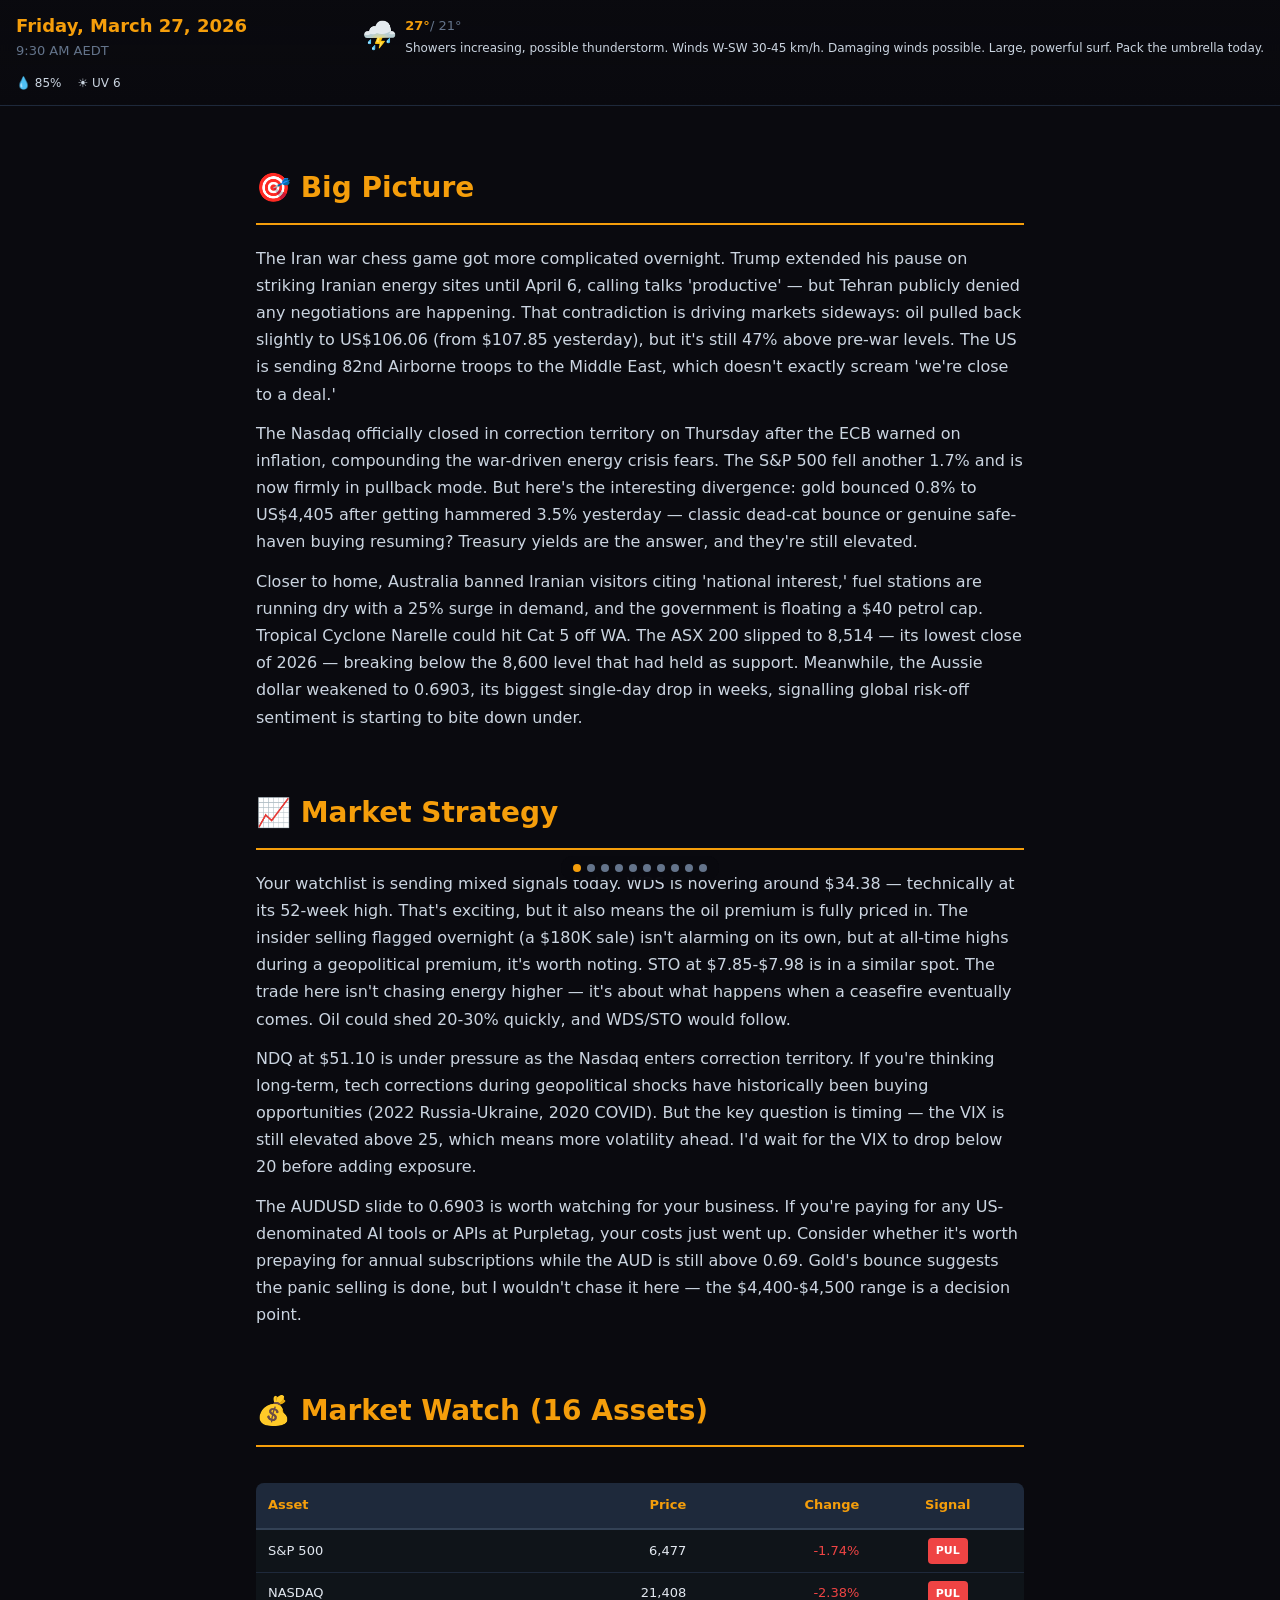
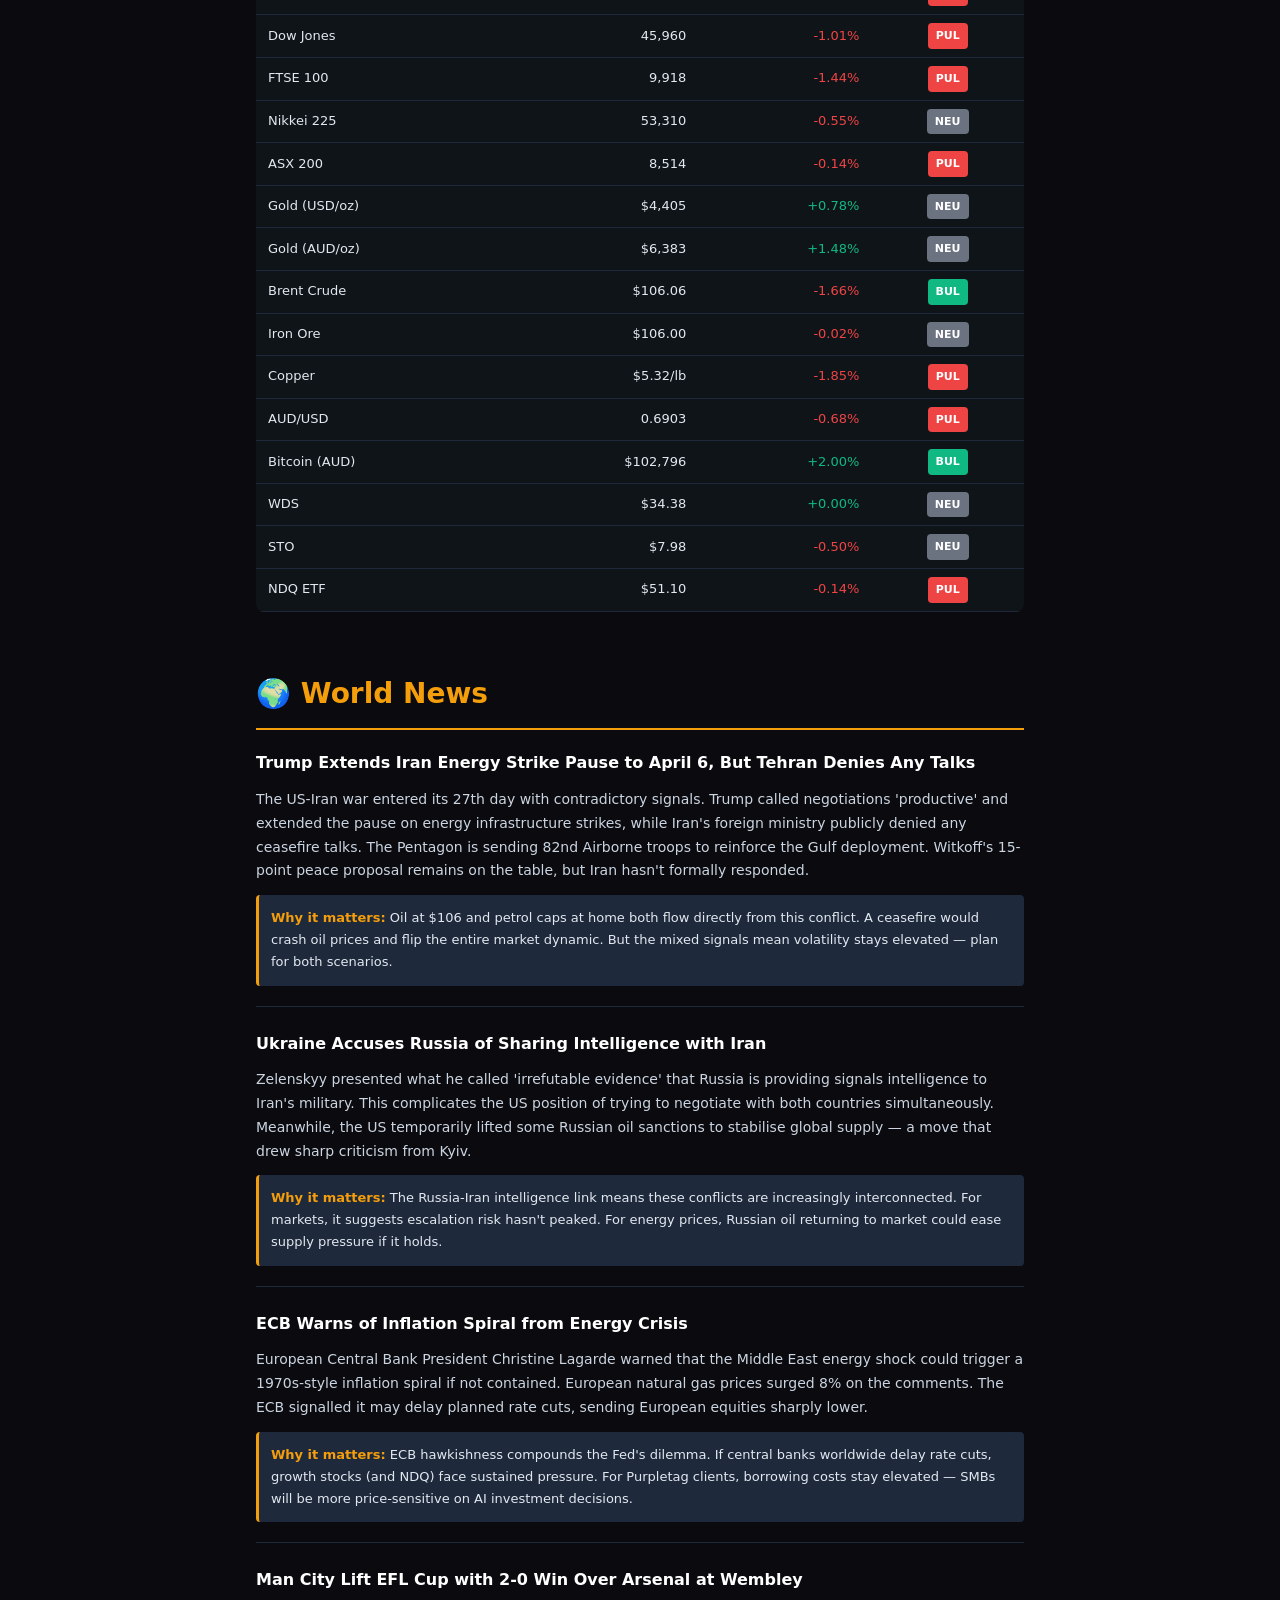
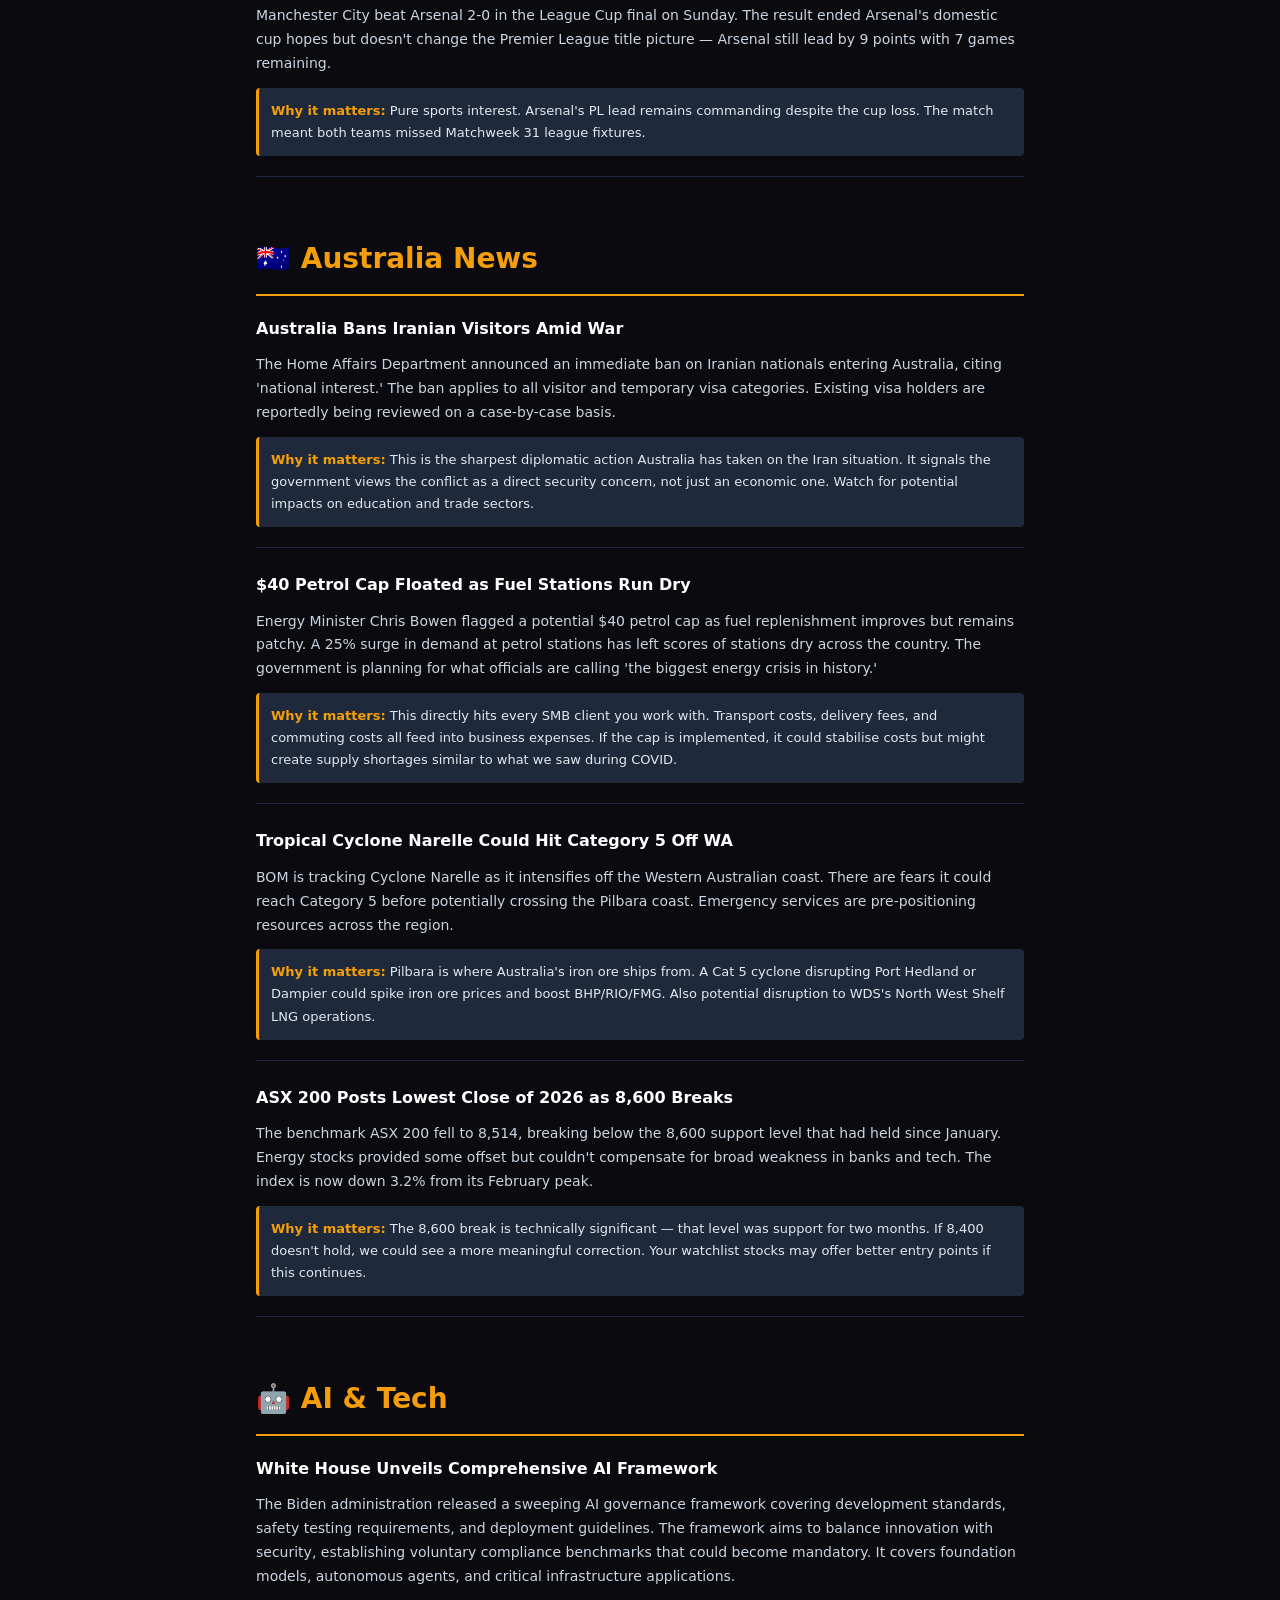
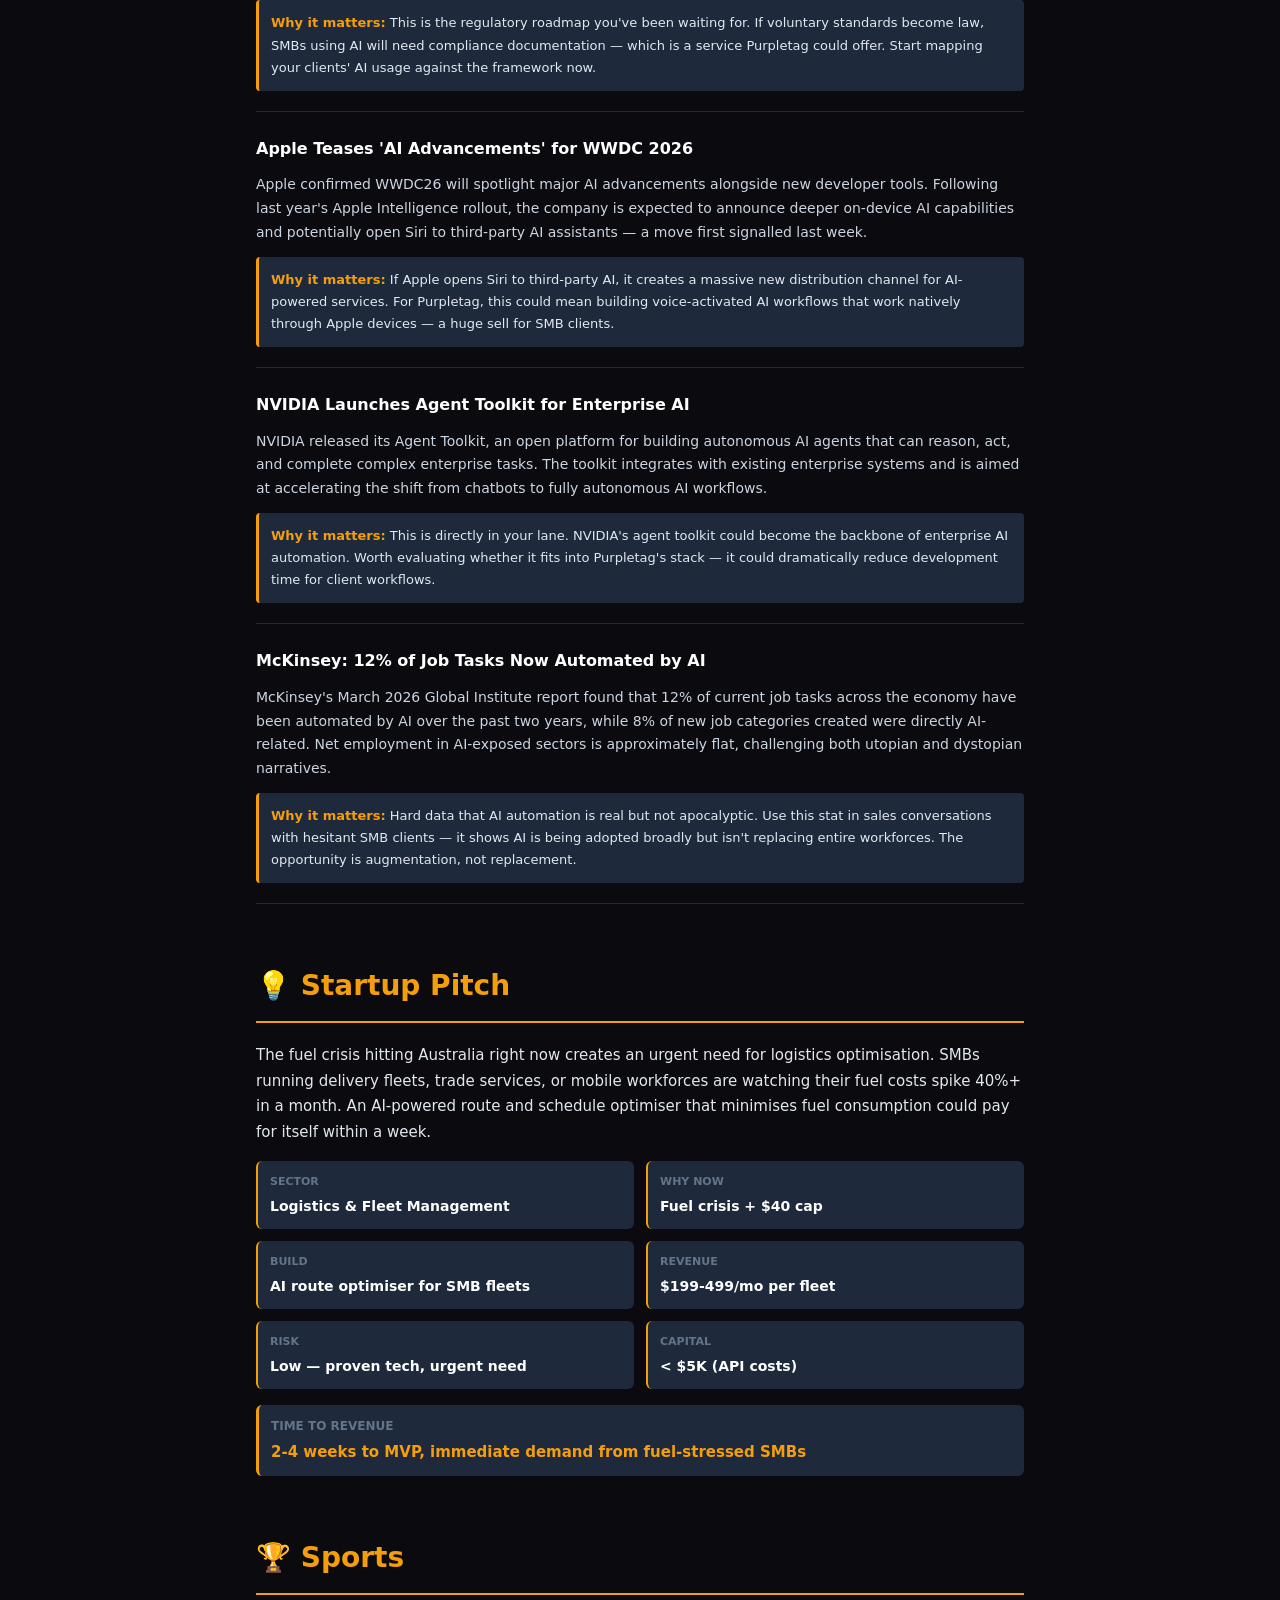
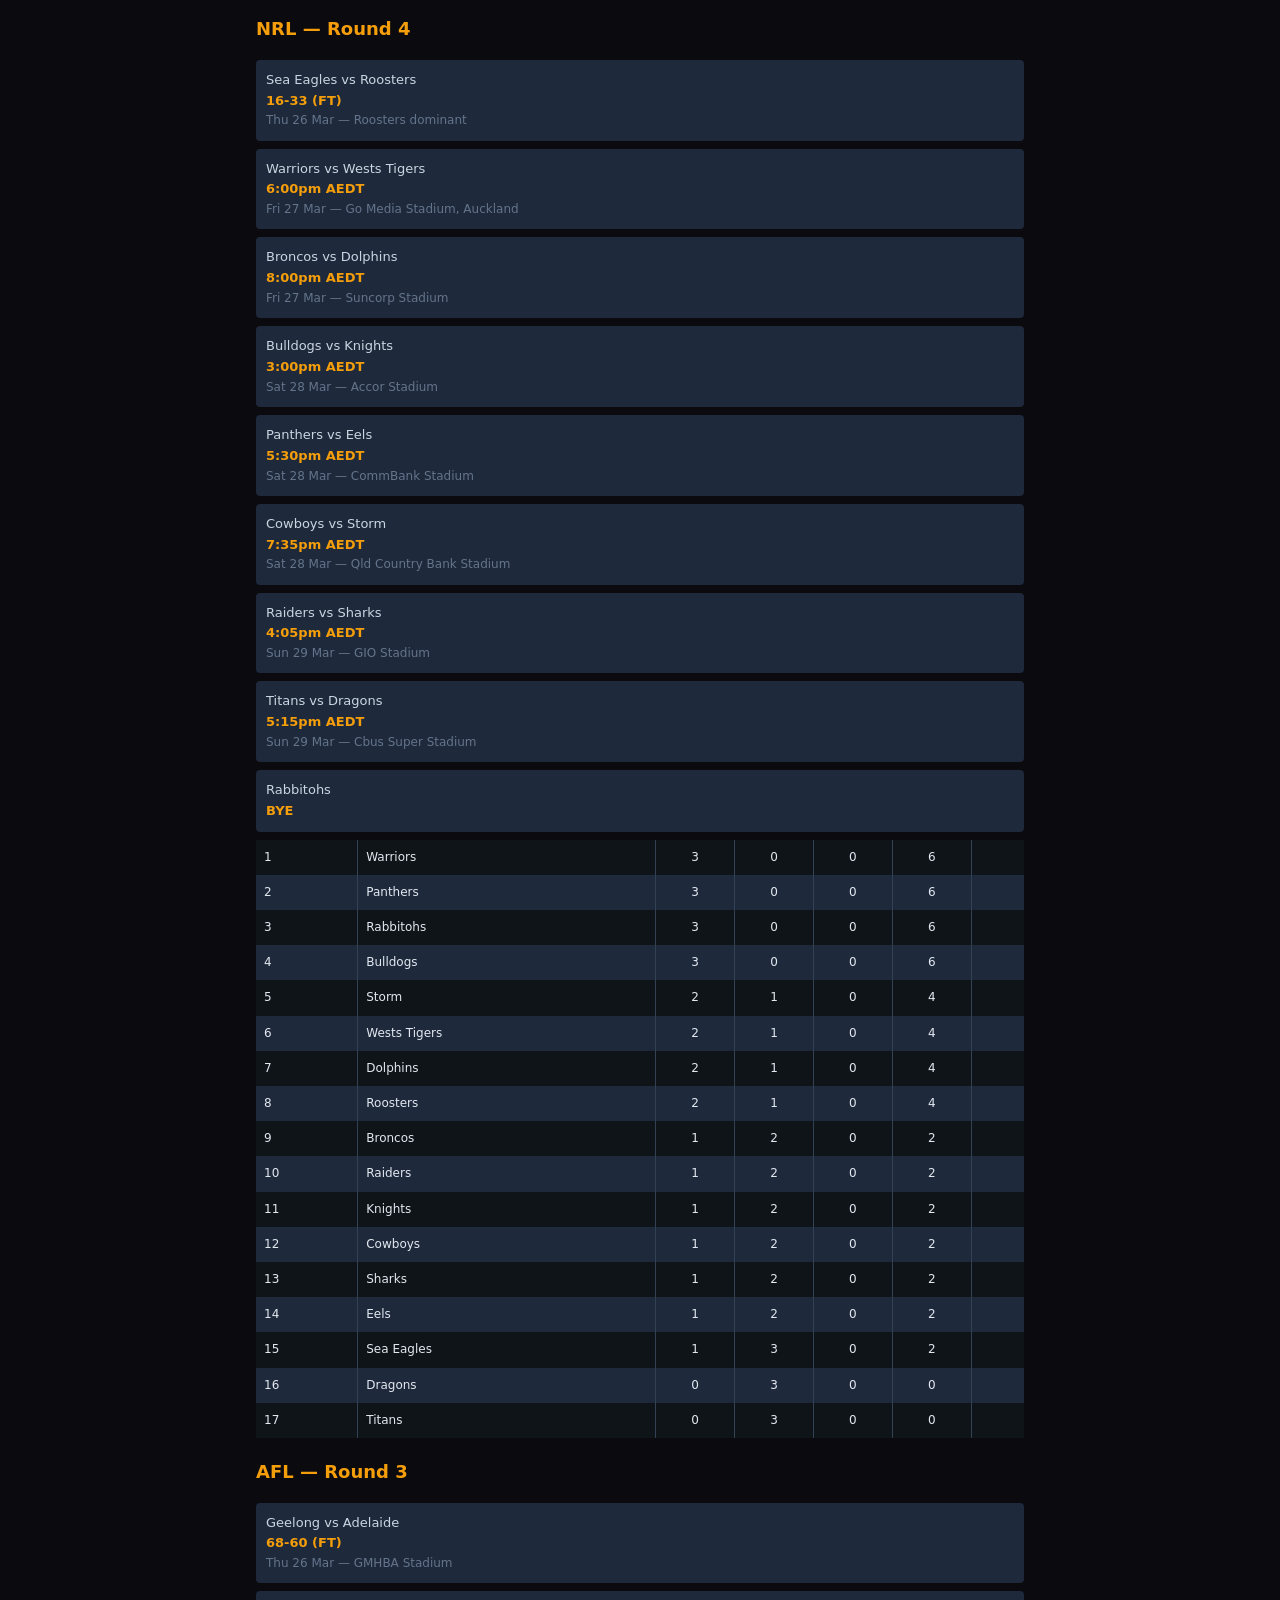
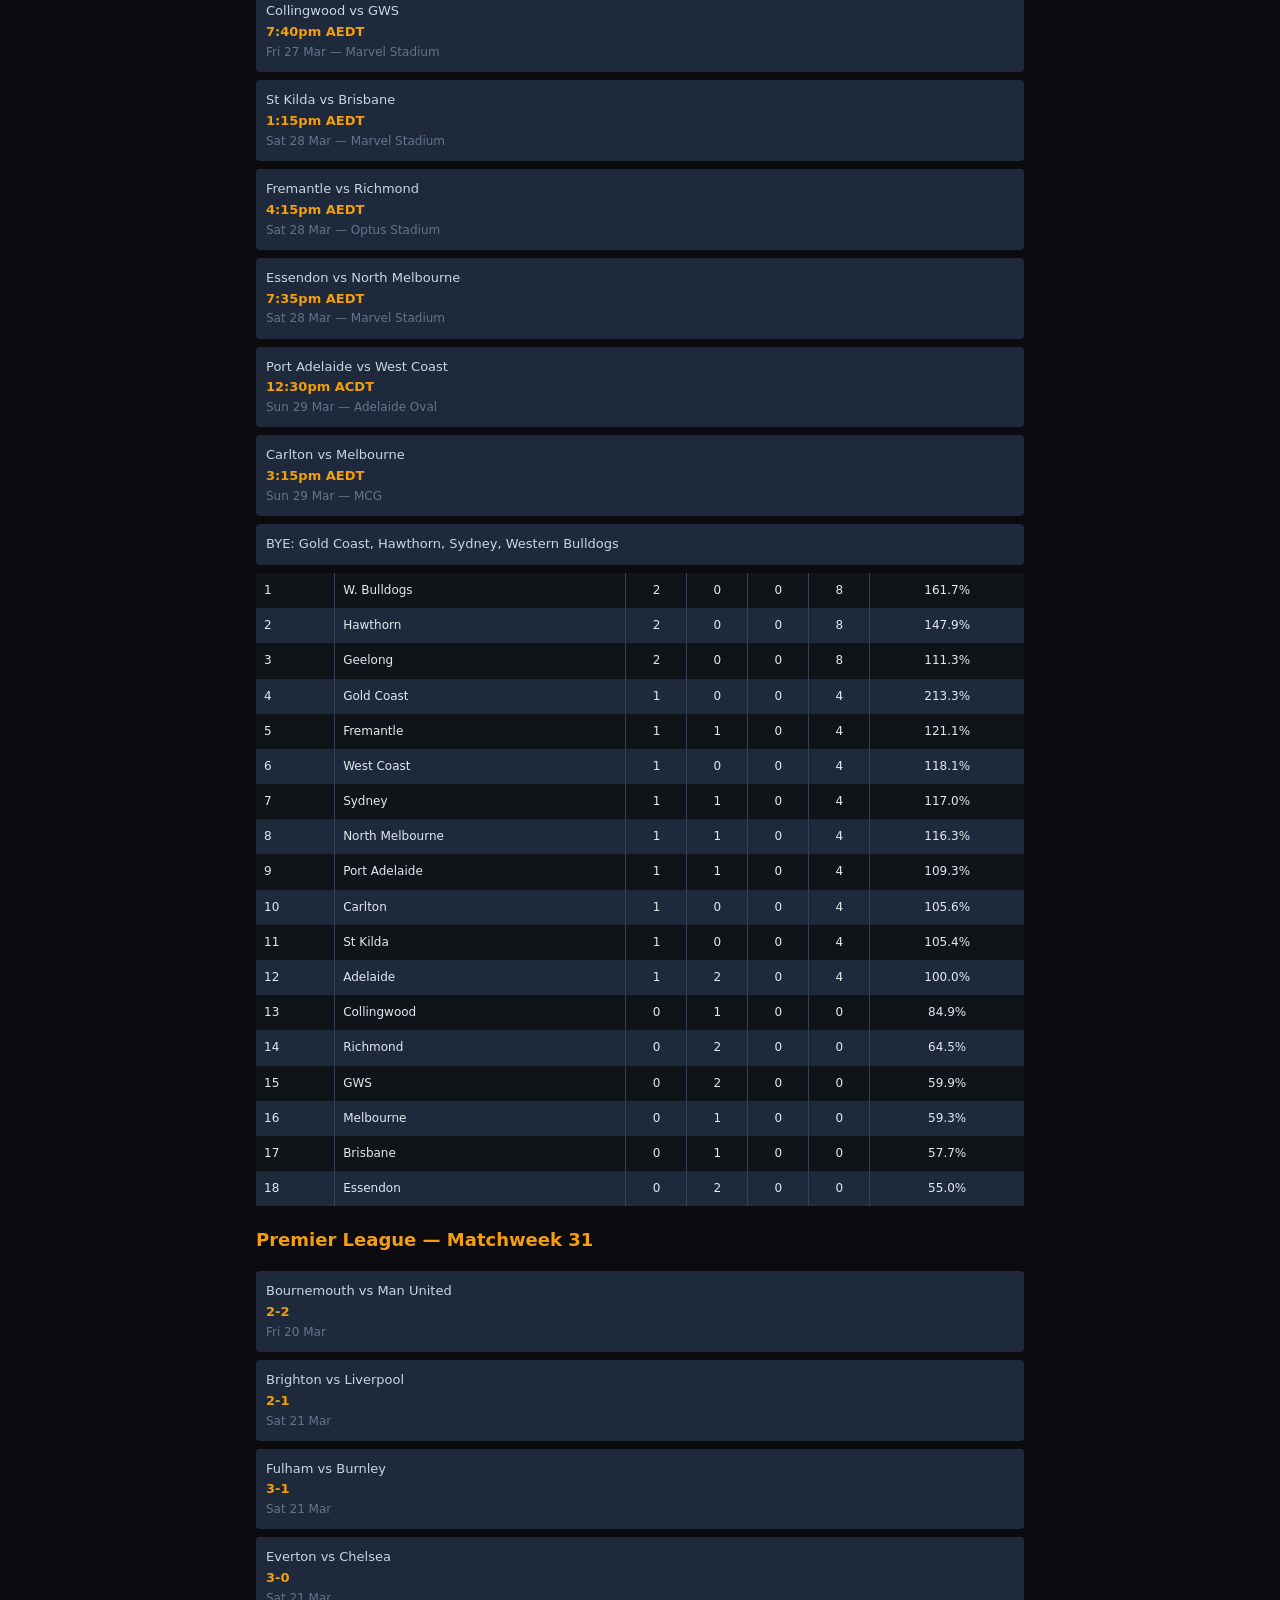
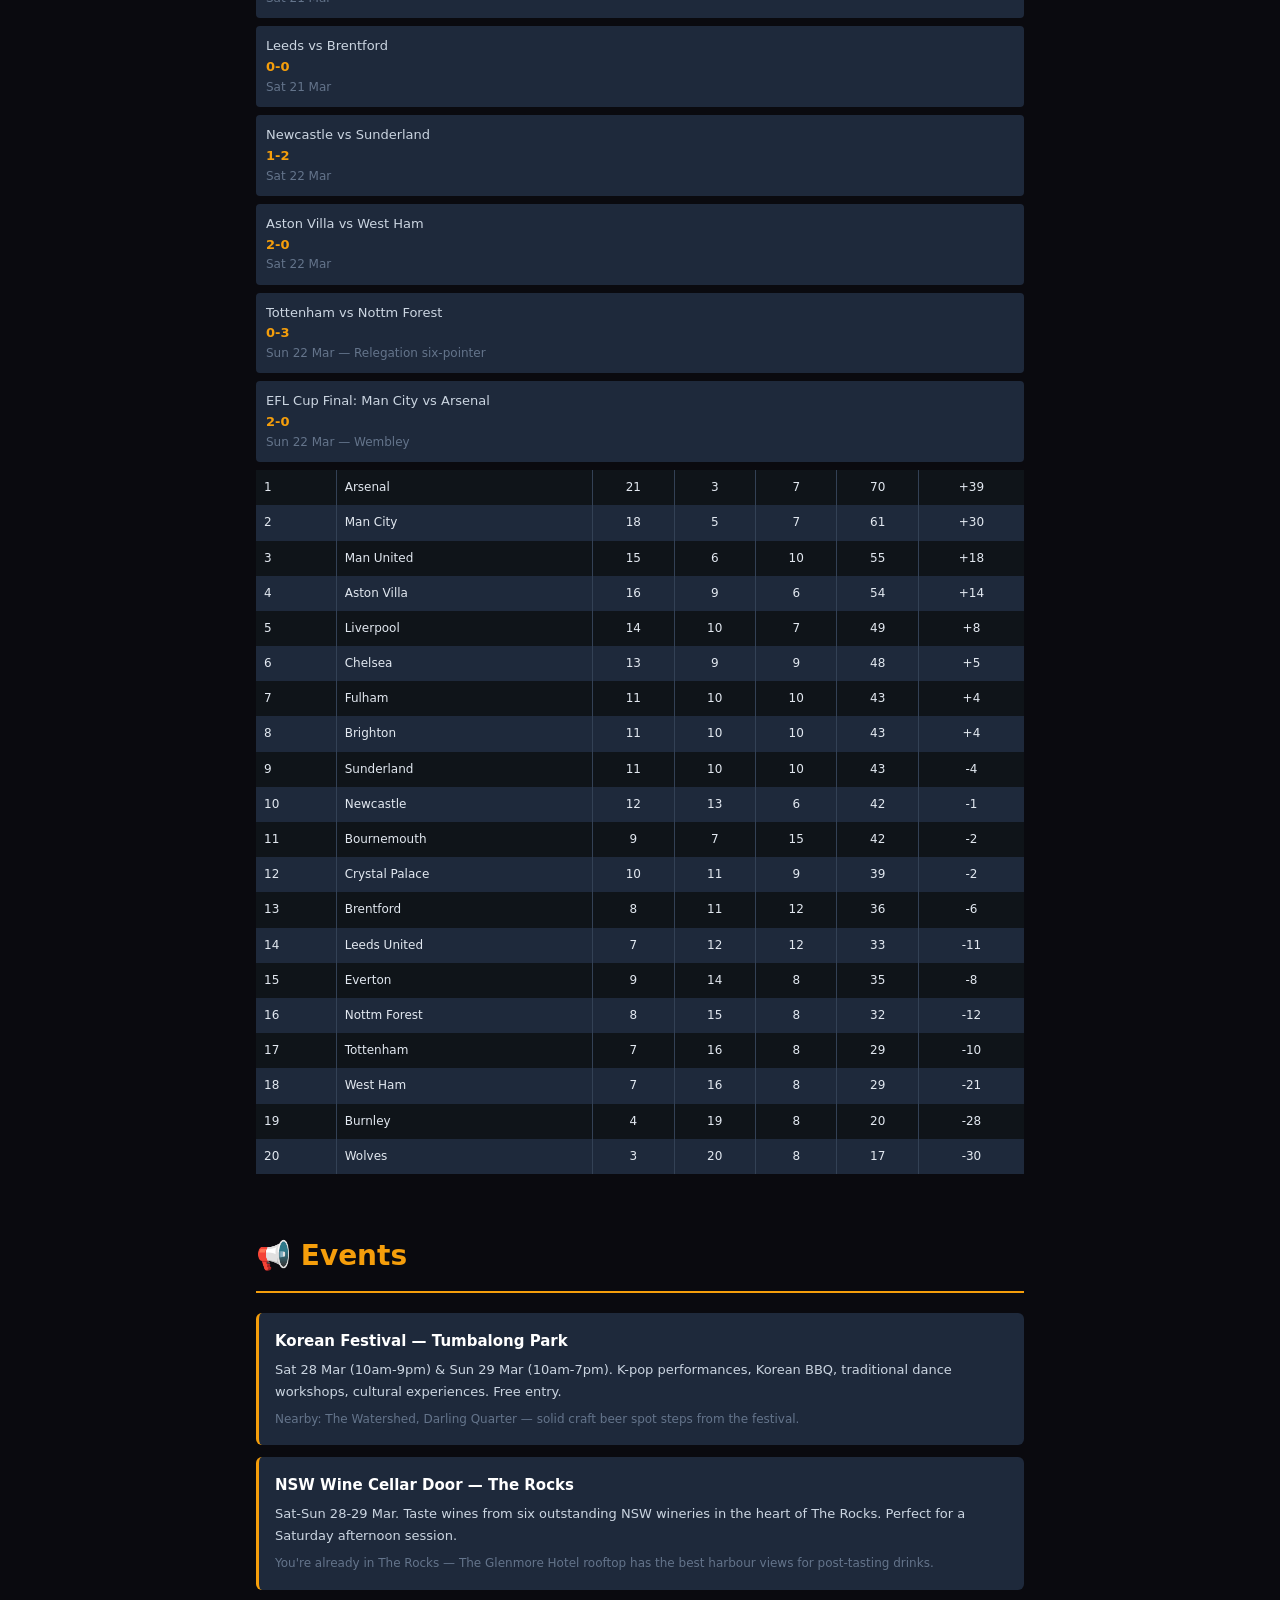
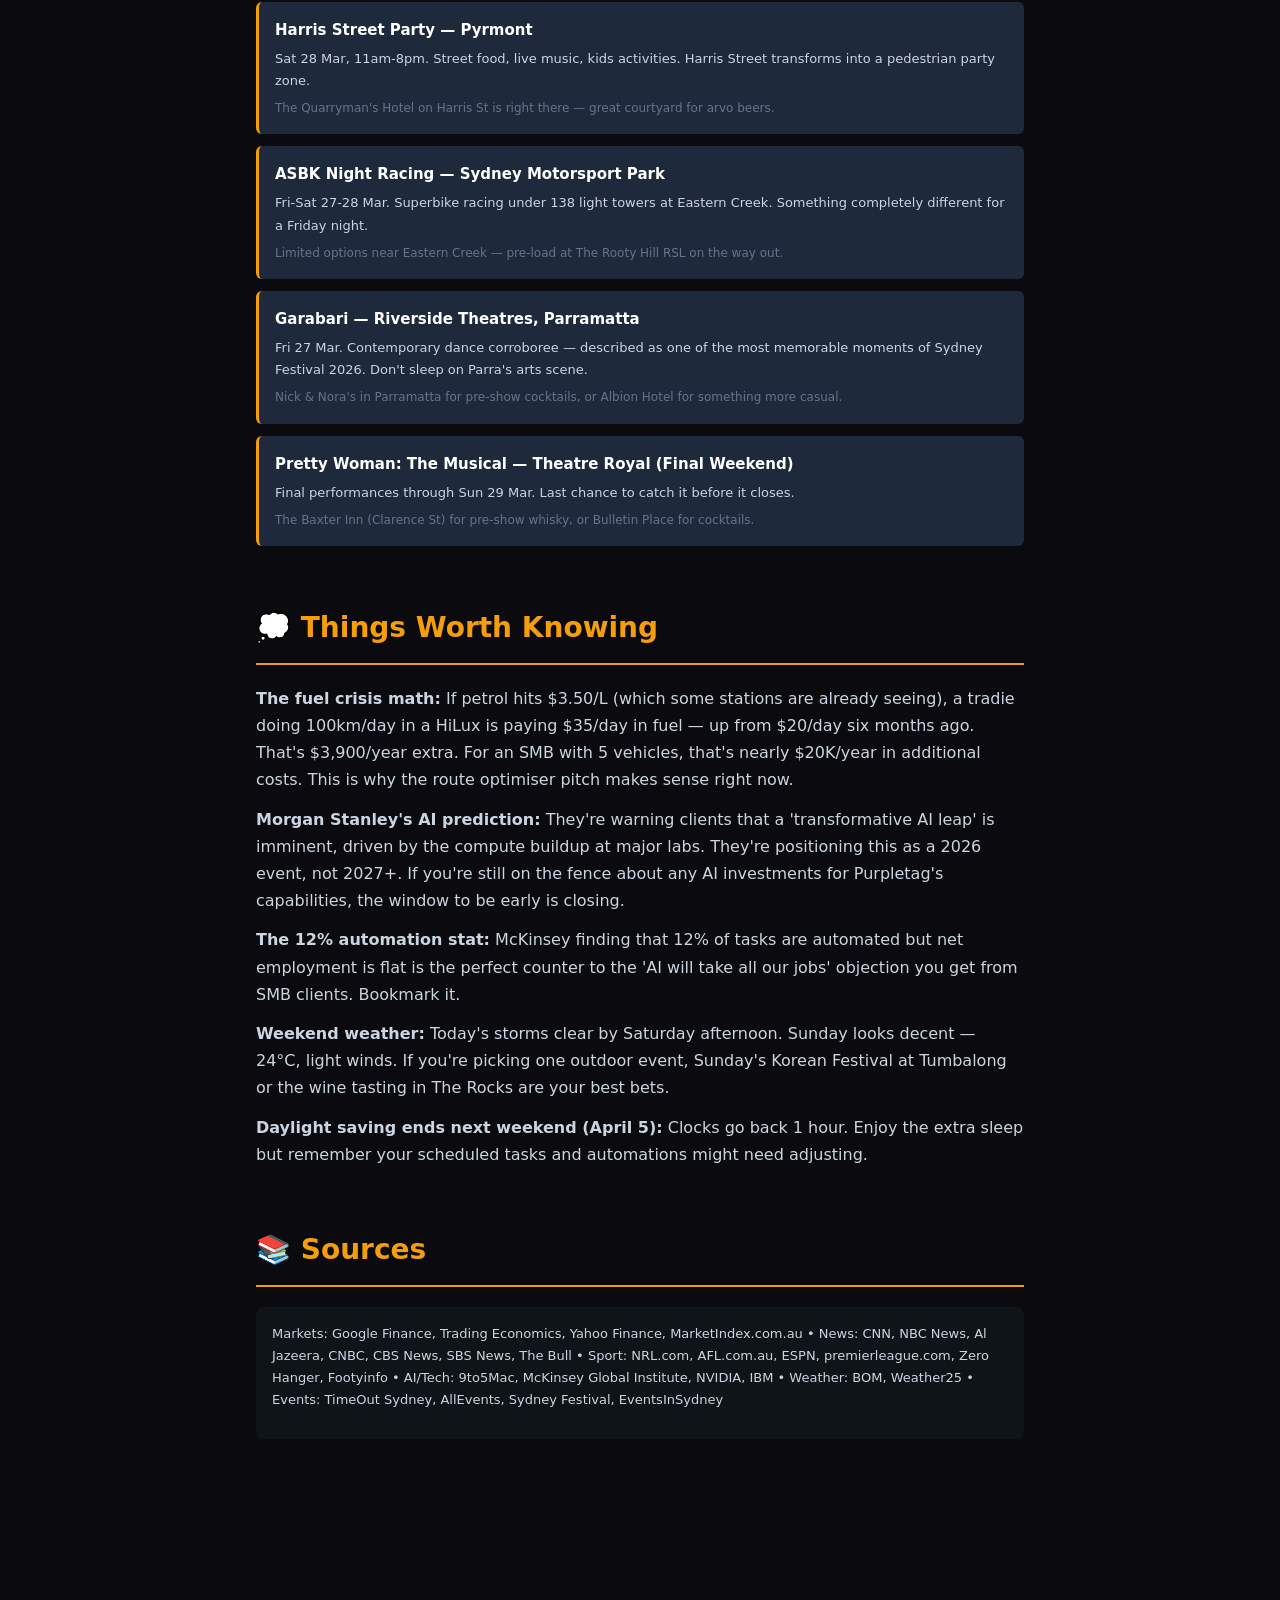
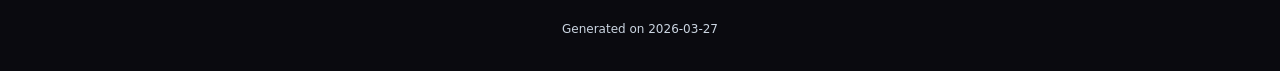
<file: archive/2026-03-27.html>
<!DOCTYPE html><html lang="en"><head><meta charset="UTF-8"><meta name="viewport" content="width=device-width,initial-scale=1,viewport-fit=cover"><meta name="theme-color" content="#0a0a0f"><title>Daily Digest</title><link rel="manifest" href="manifest.json"><meta name="apple-mobile-web-app-capable" content="yes"><meta name="apple-mobile-web-app-status-bar-style" content="black-translucent"><style>*{margin:0;padding:0;box-sizing:border-box}html{scroll-behavior:smooth}body{font-family:-apple-system,system-ui,-webkit-system-font,BlinkMacSystemFont,"Segoe UI",sans-serif;background-color:#0a0a0f;color:#e2e8f0;line-height:1.6;overflow-x:hidden}header{position:sticky;top:0;z-index:50;background:linear-gradient(180deg,rgba(10,10,15,0.98),rgba(10,10,15,0.8));backdrop-filter:blur(10px);border-bottom:1px solid #1e293b;padding:max(12px,env(safe-area-inset-top)) 16px 12px}header>div:first-child{display:flex;justify-content:space-between;align-items:center;margin-bottom:12px}.date-time{font-size:18px;font-weight:700;color:#f59e0b}.time{font-size:13px;color:#64748b}.weather-widget{display:flex;align-items:center;gap:8px;font-size:13px}.weather-emoji{font-size:28px}.weather-temp{display:flex;flex-direction:column;gap:2px}.weather-desc{color:#cbd5e1;font-size:12px}.weather-stats{display:flex;gap:16px;margin-top:8px;font-size:12px;color:#cbd5e1}main{padding:0 16px 120px;max-width:800px;margin:0 auto}section{margin-top:40px;padding-top:20px;scroll-margin-top:80px}h2{font-size:28px;font-weight:700;color:#f59e0b;margin-bottom:20px;padding-bottom:12px;border-bottom:2px solid #f59e0b}h3{font-size:18px;font-weight:600;color:white}p{margin-bottom:12px;color:#cbd5e1;line-height:1.7}.content-block{background-color:#0f1419;padding:16px;border-radius:8px;border-left:3px solid #f59e0b}.assets-table{width:100%;border-collapse:collapse;margin-top:16px;font-size:13px;background-color:#0f1419;border-radius:8px;overflow:hidden}.assets-table thead{background-color:#1e293b}.assets-table th{padding:12px;text-align:left;font-weight:600;color:#f59e0b;border-bottom:2px solid #334155}.assets-table td{padding:10px 12px;border-bottom:1px solid #1e293b}.pitch-grid{display:grid;grid-template-columns:1fr 1fr;gap:12px;margin-top:16px}.pitch-item{background-color:#1e293b;padding:12px;border-radius:6px;border-left:2px solid #f59e0b}.pitch-label{font-size:11px;color:#64748b;font-weight:600;text-transform:uppercase;margin-bottom:4px}.pitch-value{font-size:14px;font-weight:600;color:white}.calendar-widget{background-color:#0f1419;border-radius:8px;overflow:hidden;margin-top:16px}.sources-section{background-color:#0f1419;padding:16px;border-radius:8px;margin-top:16px;font-size:13px;line-height:1.8}footer{text-align:center;padding:20px 16px;color:#64748b;font-size:12px;margin-top:40px}@media(max-width:480px){main{padding:0 12px 120px}h2{font-size:24px}}.installable{position:fixed;bottom:80px;left:50%;transform:translateX(-50%);background-color:#f59e0b;color:#0a0a0f;padding:12px 24px;border-radius:24px;font-weight:600;cursor:pointer;display:none;z-index:35;border:none;box-shadow:0 4px 12px rgba(245,158,11,0.3)}@keyframes slideUp{from{transform:translateX(-50%) translateY(20px);opacity:0}to{transform:translateX(-50%) translateY(0);opacity:1}}</style></head><body><header><div><div><div class="date-time">Friday, March 27, 2026</div><div class="time">9:30 AM AEDT</div></div><div class="weather-widget"><span class="weather-emoji">⛈️</span><div class="weather-temp"><div><span style="color:#f59e0b;font-weight:600">27°</span><span style="color:#64748b">/ 21°</span></div><div class="weather-desc">Showers increasing, possible thunderstorm. Winds W-SW 30-45 km/h. Damaging winds possible. Large, powerful surf. Pack the umbrella today.</div></div></div></div><div class="weather-stats"><span>💧 85%</span><span>☀️ UV 6</span></div></header><main><section id="big-picture"><h2>🎯 Big Picture</h2><div class="content-block" style="border:none;background:transparent;padding:0"><p>The Iran war chess game got more complicated overnight. Trump extended his pause on striking Iranian energy sites until April 6, calling talks 'productive' — but Tehran publicly denied any negotiations are happening. That contradiction is driving markets sideways: oil pulled back slightly to US$106.06 (from $107.85 yesterday), but it's still 47% above pre-war levels. The US is sending 82nd Airborne troops to the Middle East, which doesn't exactly scream 'we're close to a deal.'</p><p>The Nasdaq officially closed in correction territory on Thursday after the ECB warned on inflation, compounding the war-driven energy crisis fears. The S&P 500 fell another 1.7% and is now firmly in pullback mode. But here's the interesting divergence: gold bounced 0.8% to US$4,405 after getting hammered 3.5% yesterday — classic dead-cat bounce or genuine safe-haven buying resuming? Treasury yields are the answer, and they're still elevated.</p><p>Closer to home, Australia banned Iranian visitors citing 'national interest,' fuel stations are running dry with a 25% surge in demand, and the government is floating a $40 petrol cap. Tropical Cyclone Narelle could hit Cat 5 off WA. The ASX 200 slipped to 8,514 — its lowest close of 2026 — breaking below the 8,600 level that had held as support. Meanwhile, the Aussie dollar weakened to 0.6903, its biggest single-day drop in weeks, signalling global risk-off sentiment is starting to bite down under.</p></div></section><section id="strategy"><h2>📈 Market Strategy</h2><div class="content-block" style="border:none;background:transparent;padding:0"><p>Your watchlist is sending mixed signals today. WDS is hovering around $34.38 — technically at its 52-week high. That's exciting, but it also means the oil premium is fully priced in. The insider selling flagged overnight (a $180K sale) isn't alarming on its own, but at all-time highs during a geopolitical premium, it's worth noting. STO at $7.85-$7.98 is in a similar spot. The trade here isn't chasing energy higher — it's about what happens when a ceasefire eventually comes. Oil could shed 20-30% quickly, and WDS/STO would follow.</p><p>NDQ at $51.10 is under pressure as the Nasdaq enters correction territory. If you're thinking long-term, tech corrections during geopolitical shocks have historically been buying opportunities (2022 Russia-Ukraine, 2020 COVID). But the key question is timing — the VIX is still elevated above 25, which means more volatility ahead. I'd wait for the VIX to drop below 20 before adding exposure.</p><p>The AUDUSD slide to 0.6903 is worth watching for your business. If you're paying for any US-denominated AI tools or APIs at Purpletag, your costs just went up. Consider whether it's worth prepaying for annual subscriptions while the AUD is still above 0.69. Gold's bounce suggests the panic selling is done, but I wouldn't chase it here — the $4,400-$4,500 range is a decision point.</p></div></section><section id="assets"><h2>💰 Market Watch (16 Assets)</h2><div style="overflow-x:auto"><table class="assets-table"><thead><tr><th>Asset</th><th style="text-align:right">Price</th><th style="text-align:right">Change</th><th style="text-align:center">Signal</th></tr></thead><tbody><tr><td style="padding:8px 12px;border-bottom:1px solid #1e293b">S&amp;P 500</td><td style="padding:8px 12px;border-bottom:1px solid #1e293b;text-align:right">6,477</td><td style="padding:8px 12px;border-bottom:1px solid #1e293b;text-align:right;color:#ef4444">-1.74%</td><td style="padding:8px 12px;border-bottom:1px solid #1e293b;text-align:center"><span style="display:inline-block;padding:4px 8px;background-color:#ef4444;color:white;border-radius:4px;font-size:11px;font-weight:600">PUL</span></td></tr><tr><td style="padding:8px 12px;border-bottom:1px solid #1e293b">NASDAQ</td><td style="padding:8px 12px;border-bottom:1px solid #1e293b;text-align:right">21,408</td><td style="padding:8px 12px;border-bottom:1px solid #1e293b;text-align:right;color:#ef4444">-2.38%</td><td style="padding:8px 12px;border-bottom:1px solid #1e293b;text-align:center"><span style="display:inline-block;padding:4px 8px;background-color:#ef4444;color:white;border-radius:4px;font-size:11px;font-weight:600">PUL</span></td></tr><tr><td style="padding:8px 12px;border-bottom:1px solid #1e293b">Dow Jones</td><td style="padding:8px 12px;border-bottom:1px solid #1e293b;text-align:right">45,960</td><td style="padding:8px 12px;border-bottom:1px solid #1e293b;text-align:right;color:#ef4444">-1.01%</td><td style="padding:8px 12px;border-bottom:1px solid #1e293b;text-align:center"><span style="display:inline-block;padding:4px 8px;background-color:#ef4444;color:white;border-radius:4px;font-size:11px;font-weight:600">PUL</span></td></tr><tr><td style="padding:8px 12px;border-bottom:1px solid #1e293b">FTSE 100</td><td style="padding:8px 12px;border-bottom:1px solid #1e293b;text-align:right">9,918</td><td style="padding:8px 12px;border-bottom:1px solid #1e293b;text-align:right;color:#ef4444">-1.44%</td><td style="padding:8px 12px;border-bottom:1px solid #1e293b;text-align:center"><span style="display:inline-block;padding:4px 8px;background-color:#ef4444;color:white;border-radius:4px;font-size:11px;font-weight:600">PUL</span></td></tr><tr><td style="padding:8px 12px;border-bottom:1px solid #1e293b">Nikkei 225</td><td style="padding:8px 12px;border-bottom:1px solid #1e293b;text-align:right">53,310</td><td style="padding:8px 12px;border-bottom:1px solid #1e293b;text-align:right;color:#ef4444">-0.55%</td><td style="padding:8px 12px;border-bottom:1px solid #1e293b;text-align:center"><span style="display:inline-block;padding:4px 8px;background-color:#6b7280;color:white;border-radius:4px;font-size:11px;font-weight:600">NEU</span></td></tr><tr><td style="padding:8px 12px;border-bottom:1px solid #1e293b">ASX 200</td><td style="padding:8px 12px;border-bottom:1px solid #1e293b;text-align:right">8,514</td><td style="padding:8px 12px;border-bottom:1px solid #1e293b;text-align:right;color:#ef4444">-0.14%</td><td style="padding:8px 12px;border-bottom:1px solid #1e293b;text-align:center"><span style="display:inline-block;padding:4px 8px;background-color:#ef4444;color:white;border-radius:4px;font-size:11px;font-weight:600">PUL</span></td></tr><tr><td style="padding:8px 12px;border-bottom:1px solid #1e293b">Gold (USD/oz)</td><td style="padding:8px 12px;border-bottom:1px solid #1e293b;text-align:right">$4,405</td><td style="padding:8px 12px;border-bottom:1px solid #1e293b;text-align:right;color:#10b981">+0.78%</td><td style="padding:8px 12px;border-bottom:1px solid #1e293b;text-align:center"><span style="display:inline-block;padding:4px 8px;background-color:#6b7280;color:white;border-radius:4px;font-size:11px;font-weight:600">NEU</span></td></tr><tr><td style="padding:8px 12px;border-bottom:1px solid #1e293b">Gold (AUD/oz)</td><td style="padding:8px 12px;border-bottom:1px solid #1e293b;text-align:right">$6,383</td><td style="padding:8px 12px;border-bottom:1px solid #1e293b;text-align:right;color:#10b981">+1.48%</td><td style="padding:8px 12px;border-bottom:1px solid #1e293b;text-align:center"><span style="display:inline-block;padding:4px 8px;background-color:#6b7280;color:white;border-radius:4px;font-size:11px;font-weight:600">NEU</span></td></tr><tr><td style="padding:8px 12px;border-bottom:1px solid #1e293b">Brent Crude</td><td style="padding:8px 12px;border-bottom:1px solid #1e293b;text-align:right">$106.06</td><td style="padding:8px 12px;border-bottom:1px solid #1e293b;text-align:right;color:#ef4444">-1.66%</td><td style="padding:8px 12px;border-bottom:1px solid #1e293b;text-align:center"><span style="display:inline-block;padding:4px 8px;background-color:#10b981;color:white;border-radius:4px;font-size:11px;font-weight:600">BUL</span></td></tr><tr><td style="padding:8px 12px;border-bottom:1px solid #1e293b">Iron Ore</td><td style="padding:8px 12px;border-bottom:1px solid #1e293b;text-align:right">$106.00</td><td style="padding:8px 12px;border-bottom:1px solid #1e293b;text-align:right;color:#ef4444">-0.02%</td><td style="padding:8px 12px;border-bottom:1px solid #1e293b;text-align:center"><span style="display:inline-block;padding:4px 8px;background-color:#6b7280;color:white;border-radius:4px;font-size:11px;font-weight:600">NEU</span></td></tr><tr><td style="padding:8px 12px;border-bottom:1px solid #1e293b">Copper</td><td style="padding:8px 12px;border-bottom:1px solid #1e293b;text-align:right">$5.32/lb</td><td style="padding:8px 12px;border-bottom:1px solid #1e293b;text-align:right;color:#ef4444">-1.85%</td><td style="padding:8px 12px;border-bottom:1px solid #1e293b;text-align:center"><span style="display:inline-block;padding:4px 8px;background-color:#ef4444;color:white;border-radius:4px;font-size:11px;font-weight:600">PUL</span></td></tr><tr><td style="padding:8px 12px;border-bottom:1px solid #1e293b">AUD/USD</td><td style="padding:8px 12px;border-bottom:1px solid #1e293b;text-align:right">0.6903</td><td style="padding:8px 12px;border-bottom:1px solid #1e293b;text-align:right;color:#ef4444">-0.68%</td><td style="padding:8px 12px;border-bottom:1px solid #1e293b;text-align:center"><span style="display:inline-block;padding:4px 8px;background-color:#ef4444;color:white;border-radius:4px;font-size:11px;font-weight:600">PUL</span></td></tr><tr><td style="padding:8px 12px;border-bottom:1px solid #1e293b">Bitcoin (AUD)</td><td style="padding:8px 12px;border-bottom:1px solid #1e293b;text-align:right">$102,796</td><td style="padding:8px 12px;border-bottom:1px solid #1e293b;text-align:right;color:#10b981">+2.00%</td><td style="padding:8px 12px;border-bottom:1px solid #1e293b;text-align:center"><span style="display:inline-block;padding:4px 8px;background-color:#10b981;color:white;border-radius:4px;font-size:11px;font-weight:600">BUL</span></td></tr><tr><td style="padding:8px 12px;border-bottom:1px solid #1e293b">WDS</td><td style="padding:8px 12px;border-bottom:1px solid #1e293b;text-align:right">$34.38</td><td style="padding:8px 12px;border-bottom:1px solid #1e293b;text-align:right;color:#10b981">+0.00%</td><td style="padding:8px 12px;border-bottom:1px solid #1e293b;text-align:center"><span style="display:inline-block;padding:4px 8px;background-color:#6b7280;color:white;border-radius:4px;font-size:11px;font-weight:600">NEU</span></td></tr><tr><td style="padding:8px 12px;border-bottom:1px solid #1e293b">STO</td><td style="padding:8px 12px;border-bottom:1px solid #1e293b;text-align:right">$7.98</td><td style="padding:8px 12px;border-bottom:1px solid #1e293b;text-align:right;color:#ef4444">-0.50%</td><td style="padding:8px 12px;border-bottom:1px solid #1e293b;text-align:center"><span style="display:inline-block;padding:4px 8px;background-color:#6b7280;color:white;border-radius:4px;font-size:11px;font-weight:600">NEU</span></td></tr><tr><td style="padding:8px 12px;border-bottom:1px solid #1e293b">NDQ ETF</td><td style="padding:8px 12px;border-bottom:1px solid #1e293b;text-align:right">$51.10</td><td style="padding:8px 12px;border-bottom:1px solid #1e293b;text-align:right;color:#ef4444">-0.14%</td><td style="padding:8px 12px;border-bottom:1px solid #1e293b;text-align:center"><span style="display:inline-block;padding:4px 8px;background-color:#ef4444;color:white;border-radius:4px;font-size:11px;font-weight:600">PUL</span></td></tr></tbody></table></div></section><section id="world-news"><h2>🌍 World News</h2><article style="margin-bottom:24px;padding-bottom:20px;border-bottom:1px solid #1e293b"><h3 style="margin:0 0 12px 0;font-size:16px;font-weight:600;color:white">Trump Extends Iran Energy Strike Pause to April 6, But Tehran Denies Any Talks</h3><p style="margin:0 0 12px 0;font-size:14px;color:#cbd5e1">The US-Iran war entered its 27th day with contradictory signals. Trump called negotiations &#39;productive&#39; and extended the pause on energy infrastructure strikes, while Iran&#39;s foreign ministry publicly denied any ceasefire talks. The Pentagon is sending 82nd Airborne troops to reinforce the Gulf deployment. Witkoff&#39;s 15-point peace proposal remains on the table, but Iran hasn&#39;t formally responded.</p><div style="padding:12px;background-color:#1e293b;border-left:3px solid #f59e0b;border-radius:4px"><p style="margin:0;font-size:13px;color:#e2e8f0"><strong style="color:#f59e0b">Why it matters:</strong> Oil at $106 and petrol caps at home both flow directly from this conflict. A ceasefire would crash oil prices and flip the entire market dynamic. But the mixed signals mean volatility stays elevated — plan for both scenarios.</p></div></article><article style="margin-bottom:24px;padding-bottom:20px;border-bottom:1px solid #1e293b"><h3 style="margin:0 0 12px 0;font-size:16px;font-weight:600;color:white">Ukraine Accuses Russia of Sharing Intelligence with Iran</h3><p style="margin:0 0 12px 0;font-size:14px;color:#cbd5e1">Zelenskyy presented what he called &#39;irrefutable evidence&#39; that Russia is providing signals intelligence to Iran&#39;s military. This complicates the US position of trying to negotiate with both countries simultaneously. Meanwhile, the US temporarily lifted some Russian oil sanctions to stabilise global supply — a move that drew sharp criticism from Kyiv.</p><div style="padding:12px;background-color:#1e293b;border-left:3px solid #f59e0b;border-radius:4px"><p style="margin:0;font-size:13px;color:#e2e8f0"><strong style="color:#f59e0b">Why it matters:</strong> The Russia-Iran intelligence link means these conflicts are increasingly interconnected. For markets, it suggests escalation risk hasn&#39;t peaked. For energy prices, Russian oil returning to market could ease supply pressure if it holds.</p></div></article><article style="margin-bottom:24px;padding-bottom:20px;border-bottom:1px solid #1e293b"><h3 style="margin:0 0 12px 0;font-size:16px;font-weight:600;color:white">ECB Warns of Inflation Spiral from Energy Crisis</h3><p style="margin:0 0 12px 0;font-size:14px;color:#cbd5e1">European Central Bank President Christine Lagarde warned that the Middle East energy shock could trigger a 1970s-style inflation spiral if not contained. European natural gas prices surged 8% on the comments. The ECB signalled it may delay planned rate cuts, sending European equities sharply lower.</p><div style="padding:12px;background-color:#1e293b;border-left:3px solid #f59e0b;border-radius:4px"><p style="margin:0;font-size:13px;color:#e2e8f0"><strong style="color:#f59e0b">Why it matters:</strong> ECB hawkishness compounds the Fed&#39;s dilemma. If central banks worldwide delay rate cuts, growth stocks (and NDQ) face sustained pressure. For Purpletag clients, borrowing costs stay elevated — SMBs will be more price-sensitive on AI investment decisions.</p></div></article><article style="margin-bottom:24px;padding-bottom:20px;border-bottom:1px solid #1e293b"><h3 style="margin:0 0 12px 0;font-size:16px;font-weight:600;color:white">Man City Lift EFL Cup with 2-0 Win Over Arsenal at Wembley</h3><p style="margin:0 0 12px 0;font-size:14px;color:#cbd5e1">Manchester City beat Arsenal 2-0 in the League Cup final on Sunday. The result ended Arsenal&#39;s domestic cup hopes but doesn&#39;t change the Premier League title picture — Arsenal still lead by 9 points with 7 games remaining.</p><div style="padding:12px;background-color:#1e293b;border-left:3px solid #f59e0b;border-radius:4px"><p style="margin:0;font-size:13px;color:#e2e8f0"><strong style="color:#f59e0b">Why it matters:</strong> Pure sports interest. Arsenal&#39;s PL lead remains commanding despite the cup loss. The match meant both teams missed Matchweek 31 league fixtures.</p></div></article></section><section id="au-news"><h2>🇦🇺 Australia News</h2><article style="margin-bottom:24px;padding-bottom:20px;border-bottom:1px solid #1e293b"><h3 style="margin:0 0 12px 0;font-size:16px;font-weight:600;color:white">Australia Bans Iranian Visitors Amid War</h3><p style="margin:0 0 12px 0;font-size:14px;color:#cbd5e1">The Home Affairs Department announced an immediate ban on Iranian nationals entering Australia, citing &#39;national interest.&#39; The ban applies to all visitor and temporary visa categories. Existing visa holders are reportedly being reviewed on a case-by-case basis.</p><div style="padding:12px;background-color:#1e293b;border-left:3px solid #f59e0b;border-radius:4px"><p style="margin:0;font-size:13px;color:#e2e8f0"><strong style="color:#f59e0b">Why it matters:</strong> This is the sharpest diplomatic action Australia has taken on the Iran situation. It signals the government views the conflict as a direct security concern, not just an economic one. Watch for potential impacts on education and trade sectors.</p></div></article><article style="margin-bottom:24px;padding-bottom:20px;border-bottom:1px solid #1e293b"><h3 style="margin:0 0 12px 0;font-size:16px;font-weight:600;color:white">$40 Petrol Cap Floated as Fuel Stations Run Dry</h3><p style="margin:0 0 12px 0;font-size:14px;color:#cbd5e1">Energy Minister Chris Bowen flagged a potential $40 petrol cap as fuel replenishment improves but remains patchy. A 25% surge in demand at petrol stations has left scores of stations dry across the country. The government is planning for what officials are calling &#39;the biggest energy crisis in history.&#39;</p><div style="padding:12px;background-color:#1e293b;border-left:3px solid #f59e0b;border-radius:4px"><p style="margin:0;font-size:13px;color:#e2e8f0"><strong style="color:#f59e0b">Why it matters:</strong> This directly hits every SMB client you work with. Transport costs, delivery fees, and commuting costs all feed into business expenses. If the cap is implemented, it could stabilise costs but might create supply shortages similar to what we saw during COVID.</p></div></article><article style="margin-bottom:24px;padding-bottom:20px;border-bottom:1px solid #1e293b"><h3 style="margin:0 0 12px 0;font-size:16px;font-weight:600;color:white">Tropical Cyclone Narelle Could Hit Category 5 Off WA</h3><p style="margin:0 0 12px 0;font-size:14px;color:#cbd5e1">BOM is tracking Cyclone Narelle as it intensifies off the Western Australian coast. There are fears it could reach Category 5 before potentially crossing the Pilbara coast. Emergency services are pre-positioning resources across the region.</p><div style="padding:12px;background-color:#1e293b;border-left:3px solid #f59e0b;border-radius:4px"><p style="margin:0;font-size:13px;color:#e2e8f0"><strong style="color:#f59e0b">Why it matters:</strong> Pilbara is where Australia&#39;s iron ore ships from. A Cat 5 cyclone disrupting Port Hedland or Dampier could spike iron ore prices and boost BHP/RIO/FMG. Also potential disruption to WDS&#39;s North West Shelf LNG operations.</p></div></article><article style="margin-bottom:24px;padding-bottom:20px;border-bottom:1px solid #1e293b"><h3 style="margin:0 0 12px 0;font-size:16px;font-weight:600;color:white">ASX 200 Posts Lowest Close of 2026 as 8,600 Breaks</h3><p style="margin:0 0 12px 0;font-size:14px;color:#cbd5e1">The benchmark ASX 200 fell to 8,514, breaking below the 8,600 support level that had held since January. Energy stocks provided some offset but couldn&#39;t compensate for broad weakness in banks and tech. The index is now down 3.2% from its February peak.</p><div style="padding:12px;background-color:#1e293b;border-left:3px solid #f59e0b;border-radius:4px"><p style="margin:0;font-size:13px;color:#e2e8f0"><strong style="color:#f59e0b">Why it matters:</strong> The 8,600 break is technically significant — that level was support for two months. If 8,400 doesn&#39;t hold, we could see a more meaningful correction. Your watchlist stocks may offer better entry points if this continues.</p></div></article></section><section id="ai-tech"><h2>🤖 AI & Tech</h2><article style="margin-bottom:24px;padding-bottom:20px;border-bottom:1px solid #1e293b"><h3 style="margin:0 0 12px 0;font-size:16px;font-weight:600;color:white">White House Unveils Comprehensive AI Framework</h3><p style="margin:0 0 12px 0;font-size:14px;color:#cbd5e1">The Biden administration released a sweeping AI governance framework covering development standards, safety testing requirements, and deployment guidelines. The framework aims to balance innovation with security, establishing voluntary compliance benchmarks that could become mandatory. It covers foundation models, autonomous agents, and critical infrastructure applications.</p><div style="padding:12px;background-color:#1e293b;border-left:3px solid #f59e0b;border-radius:4px"><p style="margin:0;font-size:13px;color:#e2e8f0"><strong style="color:#f59e0b">Why it matters:</strong> This is the regulatory roadmap you&#39;ve been waiting for. If voluntary standards become law, SMBs using AI will need compliance documentation — which is a service Purpletag could offer. Start mapping your clients&#39; AI usage against the framework now.</p></div></article><article style="margin-bottom:24px;padding-bottom:20px;border-bottom:1px solid #1e293b"><h3 style="margin:0 0 12px 0;font-size:16px;font-weight:600;color:white">Apple Teases &#39;AI Advancements&#39; for WWDC 2026</h3><p style="margin:0 0 12px 0;font-size:14px;color:#cbd5e1">Apple confirmed WWDC26 will spotlight major AI advancements alongside new developer tools. Following last year&#39;s Apple Intelligence rollout, the company is expected to announce deeper on-device AI capabilities and potentially open Siri to third-party AI assistants — a move first signalled last week.</p><div style="padding:12px;background-color:#1e293b;border-left:3px solid #f59e0b;border-radius:4px"><p style="margin:0;font-size:13px;color:#e2e8f0"><strong style="color:#f59e0b">Why it matters:</strong> If Apple opens Siri to third-party AI, it creates a massive new distribution channel for AI-powered services. For Purpletag, this could mean building voice-activated AI workflows that work natively through Apple devices — a huge sell for SMB clients.</p></div></article><article style="margin-bottom:24px;padding-bottom:20px;border-bottom:1px solid #1e293b"><h3 style="margin:0 0 12px 0;font-size:16px;font-weight:600;color:white">NVIDIA Launches Agent Toolkit for Enterprise AI</h3><p style="margin:0 0 12px 0;font-size:14px;color:#cbd5e1">NVIDIA released its Agent Toolkit, an open platform for building autonomous AI agents that can reason, act, and complete complex enterprise tasks. The toolkit integrates with existing enterprise systems and is aimed at accelerating the shift from chatbots to fully autonomous AI workflows.</p><div style="padding:12px;background-color:#1e293b;border-left:3px solid #f59e0b;border-radius:4px"><p style="margin:0;font-size:13px;color:#e2e8f0"><strong style="color:#f59e0b">Why it matters:</strong> This is directly in your lane. NVIDIA&#39;s agent toolkit could become the backbone of enterprise AI automation. Worth evaluating whether it fits into Purpletag&#39;s stack — it could dramatically reduce development time for client workflows.</p></div></article><article style="margin-bottom:24px;padding-bottom:20px;border-bottom:1px solid #1e293b"><h3 style="margin:0 0 12px 0;font-size:16px;font-weight:600;color:white">McKinsey: 12% of Job Tasks Now Automated by AI</h3><p style="margin:0 0 12px 0;font-size:14px;color:#cbd5e1">McKinsey&#39;s March 2026 Global Institute report found that 12% of current job tasks across the economy have been automated by AI over the past two years, while 8% of new job categories created were directly AI-related. Net employment in AI-exposed sectors is approximately flat, challenging both utopian and dystopian narratives.</p><div style="padding:12px;background-color:#1e293b;border-left:3px solid #f59e0b;border-radius:4px"><p style="margin:0;font-size:13px;color:#e2e8f0"><strong style="color:#f59e0b">Why it matters:</strong> Hard data that AI automation is real but not apocalyptic. Use this stat in sales conversations with hesitant SMB clients — it shows AI is being adopted broadly but isn&#39;t replacing entire workforces. The opportunity is augmentation, not replacement.</p></div></article></section><section id="pitch"><h2>💡 Startup Pitch</h2><div class="content-block" style="border:none;background:transparent;padding:0;margin-bottom:16px"><p style="font-size:15px;color:#e2e8f0;line-height:1.7">The fuel crisis hitting Australia right now creates an urgent need for logistics optimisation. SMBs running delivery fleets, trade services, or mobile workforces are watching their fuel costs spike 40%+ in a month. An AI-powered route and schedule optimiser that minimises fuel consumption could pay for itself within a week.</p></div><div class="pitch-grid"><div class="pitch-item"><div class="pitch-label">Sector</div><div class="pitch-value">Logistics &amp; Fleet Management</div></div><div class="pitch-item"><div class="pitch-label">Why Now</div><div class="pitch-value">Fuel crisis + $40 cap</div></div><div class="pitch-item"><div class="pitch-label">Build</div><div class="pitch-value">AI route optimiser for SMB fleets</div></div><div class="pitch-item"><div class="pitch-label">Revenue</div><div class="pitch-value">$199-499/mo per fleet</div></div><div class="pitch-item"><div class="pitch-label">Risk</div><div class="pitch-value">Low — proven tech, urgent need</div></div><div class="pitch-item"><div class="pitch-label">Capital</div><div class="pitch-value">&lt; $5K (API costs)</div></div></div><div style="margin-top:16px;padding:12px;background-color:#1e293b;border-radius:6px;border-left:3px solid #f59e0b"><div style="font-size:12px;color:#64748b;font-weight:600;margin-bottom:4px">TIME TO REVENUE</div><div style="font-size:15px;font-weight:600;color:#f59e0b">2-4 weeks to MVP, immediate demand from fuel-stressed SMBs</div></div></section><section id="sports"><h2>🏆 Sports</h2><div><h3 style="margin:20px 0 16px 0;font-size:18px;font-weight:700;color:#f59e0b">NRL — Round 4</h3><div style="padding:10px;background-color:#1e293b;border-radius:4px;margin-bottom:8px;font-size:13px"><div style="color:#cbd5e1">Sea Eagles vs Roosters</div><div style="color:#f59e0b;font-weight:600">16-33 (FT)</div><div style="color:#64748b;font-size:12px">Thu 26 Mar — Roosters dominant</div></div><div style="padding:10px;background-color:#1e293b;border-radius:4px;margin-bottom:8px;font-size:13px"><div style="color:#cbd5e1">Warriors vs Wests Tigers</div><div style="color:#f59e0b;font-weight:600">6:00pm AEDT</div><div style="color:#64748b;font-size:12px">Fri 27 Mar — Go Media Stadium, Auckland</div></div><div style="padding:10px;background-color:#1e293b;border-radius:4px;margin-bottom:8px;font-size:13px"><div style="color:#cbd5e1">Broncos vs Dolphins</div><div style="color:#f59e0b;font-weight:600">8:00pm AEDT</div><div style="color:#64748b;font-size:12px">Fri 27 Mar — Suncorp Stadium</div></div><div style="padding:10px;background-color:#1e293b;border-radius:4px;margin-bottom:8px;font-size:13px"><div style="color:#cbd5e1">Bulldogs vs Knights</div><div style="color:#f59e0b;font-weight:600">3:00pm AEDT</div><div style="color:#64748b;font-size:12px">Sat 28 Mar — Accor Stadium</div></div><div style="padding:10px;background-color:#1e293b;border-radius:4px;margin-bottom:8px;font-size:13px"><div style="color:#cbd5e1">Panthers vs Eels</div><div style="color:#f59e0b;font-weight:600">5:30pm AEDT</div><div style="color:#64748b;font-size:12px">Sat 28 Mar — CommBank Stadium</div></div><div style="padding:10px;background-color:#1e293b;border-radius:4px;margin-bottom:8px;font-size:13px"><div style="color:#cbd5e1">Cowboys vs Storm</div><div style="color:#f59e0b;font-weight:600">7:35pm AEDT</div><div style="color:#64748b;font-size:12px">Sat 28 Mar — Qld Country Bank Stadium</div></div><div style="padding:10px;background-color:#1e293b;border-radius:4px;margin-bottom:8px;font-size:13px"><div style="color:#cbd5e1">Raiders vs Sharks</div><div style="color:#f59e0b;font-weight:600">4:05pm AEDT</div><div style="color:#64748b;font-size:12px">Sun 29 Mar — GIO Stadium</div></div><div style="padding:10px;background-color:#1e293b;border-radius:4px;margin-bottom:8px;font-size:13px"><div style="color:#cbd5e1">Titans vs Dragons</div><div style="color:#f59e0b;font-weight:600">5:15pm AEDT</div><div style="color:#64748b;font-size:12px">Sun 29 Mar — Cbus Super Stadium</div></div><div style="padding:10px;background-color:#1e293b;border-radius:4px;margin-bottom:8px;font-size:13px"><div style="color:#cbd5e1">Rabbitohs</div><div style="color:#f59e0b;font-weight:600">BYE</div><div style="color:#64748b;font-size:12px"></div></div><table style="width:100%;font-size:12px;border-collapse:collapse"><tr style="background-color:#0f1419"><td style="padding:8px;border-right:1px solid #334155">1</td><td style="padding:8px;border-right:1px solid #334155">Warriors</td><td style="padding:8px;border-right:1px solid #334155;text-align:center">3</td><td style="padding:8px;border-right:1px solid #334155;text-align:center">0</td><td style="padding:8px;border-right:1px solid #334155;text-align:center">0</td><td style="padding:8px;border-right:1px solid #334155;text-align:center">6</td><td style="padding:8px;text-align:center"></td></tr><tr style="background-color:#1e293b"><td style="padding:8px;border-right:1px solid #334155">2</td><td style="padding:8px;border-right:1px solid #334155">Panthers</td><td style="padding:8px;border-right:1px solid #334155;text-align:center">3</td><td style="padding:8px;border-right:1px solid #334155;text-align:center">0</td><td style="padding:8px;border-right:1px solid #334155;text-align:center">0</td><td style="padding:8px;border-right:1px solid #334155;text-align:center">6</td><td style="padding:8px;text-align:center"></td></tr><tr style="background-color:#0f1419"><td style="padding:8px;border-right:1px solid #334155">3</td><td style="padding:8px;border-right:1px solid #334155">Rabbitohs</td><td style="padding:8px;border-right:1px solid #334155;text-align:center">3</td><td style="padding:8px;border-right:1px solid #334155;text-align:center">0</td><td style="padding:8px;border-right:1px solid #334155;text-align:center">0</td><td style="padding:8px;border-right:1px solid #334155;text-align:center">6</td><td style="padding:8px;text-align:center"></td></tr><tr style="background-color:#1e293b"><td style="padding:8px;border-right:1px solid #334155">4</td><td style="padding:8px;border-right:1px solid #334155">Bulldogs</td><td style="padding:8px;border-right:1px solid #334155;text-align:center">3</td><td style="padding:8px;border-right:1px solid #334155;text-align:center">0</td><td style="padding:8px;border-right:1px solid #334155;text-align:center">0</td><td style="padding:8px;border-right:1px solid #334155;text-align:center">6</td><td style="padding:8px;text-align:center"></td></tr><tr style="background-color:#0f1419"><td style="padding:8px;border-right:1px solid #334155">5</td><td style="padding:8px;border-right:1px solid #334155">Storm</td><td style="padding:8px;border-right:1px solid #334155;text-align:center">2</td><td style="padding:8px;border-right:1px solid #334155;text-align:center">1</td><td style="padding:8px;border-right:1px solid #334155;text-align:center">0</td><td style="padding:8px;border-right:1px solid #334155;text-align:center">4</td><td style="padding:8px;text-align:center"></td></tr><tr style="background-color:#1e293b"><td style="padding:8px;border-right:1px solid #334155">6</td><td style="padding:8px;border-right:1px solid #334155">Wests Tigers</td><td style="padding:8px;border-right:1px solid #334155;text-align:center">2</td><td style="padding:8px;border-right:1px solid #334155;text-align:center">1</td><td style="padding:8px;border-right:1px solid #334155;text-align:center">0</td><td style="padding:8px;border-right:1px solid #334155;text-align:center">4</td><td style="padding:8px;text-align:center"></td></tr><tr style="background-color:#0f1419"><td style="padding:8px;border-right:1px solid #334155">7</td><td style="padding:8px;border-right:1px solid #334155">Dolphins</td><td style="padding:8px;border-right:1px solid #334155;text-align:center">2</td><td style="padding:8px;border-right:1px solid #334155;text-align:center">1</td><td style="padding:8px;border-right:1px solid #334155;text-align:center">0</td><td style="padding:8px;border-right:1px solid #334155;text-align:center">4</td><td style="padding:8px;text-align:center"></td></tr><tr style="background-color:#1e293b"><td style="padding:8px;border-right:1px solid #334155">8</td><td style="padding:8px;border-right:1px solid #334155">Roosters</td><td style="padding:8px;border-right:1px solid #334155;text-align:center">2</td><td style="padding:8px;border-right:1px solid #334155;text-align:center">1</td><td style="padding:8px;border-right:1px solid #334155;text-align:center">0</td><td style="padding:8px;border-right:1px solid #334155;text-align:center">4</td><td style="padding:8px;text-align:center"></td></tr><tr style="background-color:#0f1419"><td style="padding:8px;border-right:1px solid #334155">9</td><td style="padding:8px;border-right:1px solid #334155">Broncos</td><td style="padding:8px;border-right:1px solid #334155;text-align:center">1</td><td style="padding:8px;border-right:1px solid #334155;text-align:center">2</td><td style="padding:8px;border-right:1px solid #334155;text-align:center">0</td><td style="padding:8px;border-right:1px solid #334155;text-align:center">2</td><td style="padding:8px;text-align:center"></td></tr><tr style="background-color:#1e293b"><td style="padding:8px;border-right:1px solid #334155">10</td><td style="padding:8px;border-right:1px solid #334155">Raiders</td><td style="padding:8px;border-right:1px solid #334155;text-align:center">1</td><td style="padding:8px;border-right:1px solid #334155;text-align:center">2</td><td style="padding:8px;border-right:1px solid #334155;text-align:center">0</td><td style="padding:8px;border-right:1px solid #334155;text-align:center">2</td><td style="padding:8px;text-align:center"></td></tr><tr style="background-color:#0f1419"><td style="padding:8px;border-right:1px solid #334155">11</td><td style="padding:8px;border-right:1px solid #334155">Knights</td><td style="padding:8px;border-right:1px solid #334155;text-align:center">1</td><td style="padding:8px;border-right:1px solid #334155;text-align:center">2</td><td style="padding:8px;border-right:1px solid #334155;text-align:center">0</td><td style="padding:8px;border-right:1px solid #334155;text-align:center">2</td><td style="padding:8px;text-align:center"></td></tr><tr style="background-color:#1e293b"><td style="padding:8px;border-right:1px solid #334155">12</td><td style="padding:8px;border-right:1px solid #334155">Cowboys</td><td style="padding:8px;border-right:1px solid #334155;text-align:center">1</td><td style="padding:8px;border-right:1px solid #334155;text-align:center">2</td><td style="padding:8px;border-right:1px solid #334155;text-align:center">0</td><td style="padding:8px;border-right:1px solid #334155;text-align:center">2</td><td style="padding:8px;text-align:center"></td></tr><tr style="background-color:#0f1419"><td style="padding:8px;border-right:1px solid #334155">13</td><td style="padding:8px;border-right:1px solid #334155">Sharks</td><td style="padding:8px;border-right:1px solid #334155;text-align:center">1</td><td style="padding:8px;border-right:1px solid #334155;text-align:center">2</td><td style="padding:8px;border-right:1px solid #334155;text-align:center">0</td><td style="padding:8px;border-right:1px solid #334155;text-align:center">2</td><td style="padding:8px;text-align:center"></td></tr><tr style="background-color:#1e293b"><td style="padding:8px;border-right:1px solid #334155">14</td><td style="padding:8px;border-right:1px solid #334155">Eels</td><td style="padding:8px;border-right:1px solid #334155;text-align:center">1</td><td style="padding:8px;border-right:1px solid #334155;text-align:center">2</td><td style="padding:8px;border-right:1px solid #334155;text-align:center">0</td><td style="padding:8px;border-right:1px solid #334155;text-align:center">2</td><td style="padding:8px;text-align:center"></td></tr><tr style="background-color:#0f1419"><td style="padding:8px;border-right:1px solid #334155">15</td><td style="padding:8px;border-right:1px solid #334155">Sea Eagles</td><td style="padding:8px;border-right:1px solid #334155;text-align:center">1</td><td style="padding:8px;border-right:1px solid #334155;text-align:center">3</td><td style="padding:8px;border-right:1px solid #334155;text-align:center">0</td><td style="padding:8px;border-right:1px solid #334155;text-align:center">2</td><td style="padding:8px;text-align:center"></td></tr><tr style="background-color:#1e293b"><td style="padding:8px;border-right:1px solid #334155">16</td><td style="padding:8px;border-right:1px solid #334155">Dragons</td><td style="padding:8px;border-right:1px solid #334155;text-align:center">0</td><td style="padding:8px;border-right:1px solid #334155;text-align:center">3</td><td style="padding:8px;border-right:1px solid #334155;text-align:center">0</td><td style="padding:8px;border-right:1px solid #334155;text-align:center">0</td><td style="padding:8px;text-align:center"></td></tr><tr style="background-color:#0f1419"><td style="padding:8px;border-right:1px solid #334155">17</td><td style="padding:8px;border-right:1px solid #334155">Titans</td><td style="padding:8px;border-right:1px solid #334155;text-align:center">0</td><td style="padding:8px;border-right:1px solid #334155;text-align:center">3</td><td style="padding:8px;border-right:1px solid #334155;text-align:center">0</td><td style="padding:8px;border-right:1px solid #334155;text-align:center">0</td><td style="padding:8px;text-align:center"></td></tr></table></div><div><h3 style="margin:20px 0 16px 0;font-size:18px;font-weight:700;color:#f59e0b">AFL — Round 3</h3><div style="padding:10px;background-color:#1e293b;border-radius:4px;margin-bottom:8px;font-size:13px"><div style="color:#cbd5e1">Geelong vs Adelaide</div><div style="color:#f59e0b;font-weight:600">68-60 (FT)</div><div style="color:#64748b;font-size:12px">Thu 26 Mar — GMHBA Stadium</div></div><div style="padding:10px;background-color:#1e293b;border-radius:4px;margin-bottom:8px;font-size:13px"><div style="color:#cbd5e1">Collingwood vs GWS</div><div style="color:#f59e0b;font-weight:600">7:40pm AEDT</div><div style="color:#64748b;font-size:12px">Fri 27 Mar — Marvel Stadium</div></div><div style="padding:10px;background-color:#1e293b;border-radius:4px;margin-bottom:8px;font-size:13px"><div style="color:#cbd5e1">St Kilda vs Brisbane</div><div style="color:#f59e0b;font-weight:600">1:15pm AEDT</div><div style="color:#64748b;font-size:12px">Sat 28 Mar — Marvel Stadium</div></div><div style="padding:10px;background-color:#1e293b;border-radius:4px;margin-bottom:8px;font-size:13px"><div style="color:#cbd5e1">Fremantle vs Richmond</div><div style="color:#f59e0b;font-weight:600">4:15pm AEDT</div><div style="color:#64748b;font-size:12px">Sat 28 Mar — Optus Stadium</div></div><div style="padding:10px;background-color:#1e293b;border-radius:4px;margin-bottom:8px;font-size:13px"><div style="color:#cbd5e1">Essendon vs North Melbourne</div><div style="color:#f59e0b;font-weight:600">7:35pm AEDT</div><div style="color:#64748b;font-size:12px">Sat 28 Mar — Marvel Stadium</div></div><div style="padding:10px;background-color:#1e293b;border-radius:4px;margin-bottom:8px;font-size:13px"><div style="color:#cbd5e1">Port Adelaide vs West Coast</div><div style="color:#f59e0b;font-weight:600">12:30pm ACDT</div><div style="color:#64748b;font-size:12px">Sun 29 Mar — Adelaide Oval</div></div><div style="padding:10px;background-color:#1e293b;border-radius:4px;margin-bottom:8px;font-size:13px"><div style="color:#cbd5e1">Carlton vs Melbourne</div><div style="color:#f59e0b;font-weight:600">3:15pm AEDT</div><div style="color:#64748b;font-size:12px">Sun 29 Mar — MCG</div></div><div style="padding:10px;background-color:#1e293b;border-radius:4px;margin-bottom:8px;font-size:13px"><div style="color:#cbd5e1">BYE: Gold Coast, Hawthorn, Sydney, Western Bulldogs</div><div style="color:#f59e0b;font-weight:600"></div><div style="color:#64748b;font-size:12px"></div></div><table style="width:100%;font-size:12px;border-collapse:collapse"><tr style="background-color:#0f1419"><td style="padding:8px;border-right:1px solid #334155">1</td><td style="padding:8px;border-right:1px solid #334155">W. Bulldogs</td><td style="padding:8px;border-right:1px solid #334155;text-align:center">2</td><td style="padding:8px;border-right:1px solid #334155;text-align:center">0</td><td style="padding:8px;border-right:1px solid #334155;text-align:center">0</td><td style="padding:8px;border-right:1px solid #334155;text-align:center">8</td><td style="padding:8px;text-align:center">161.7%</td></tr><tr style="background-color:#1e293b"><td style="padding:8px;border-right:1px solid #334155">2</td><td style="padding:8px;border-right:1px solid #334155">Hawthorn</td><td style="padding:8px;border-right:1px solid #334155;text-align:center">2</td><td style="padding:8px;border-right:1px solid #334155;text-align:center">0</td><td style="padding:8px;border-right:1px solid #334155;text-align:center">0</td><td style="padding:8px;border-right:1px solid #334155;text-align:center">8</td><td style="padding:8px;text-align:center">147.9%</td></tr><tr style="background-color:#0f1419"><td style="padding:8px;border-right:1px solid #334155">3</td><td style="padding:8px;border-right:1px solid #334155">Geelong</td><td style="padding:8px;border-right:1px solid #334155;text-align:center">2</td><td style="padding:8px;border-right:1px solid #334155;text-align:center">0</td><td style="padding:8px;border-right:1px solid #334155;text-align:center">0</td><td style="padding:8px;border-right:1px solid #334155;text-align:center">8</td><td style="padding:8px;text-align:center">111.3%</td></tr><tr style="background-color:#1e293b"><td style="padding:8px;border-right:1px solid #334155">4</td><td style="padding:8px;border-right:1px solid #334155">Gold Coast</td><td style="padding:8px;border-right:1px solid #334155;text-align:center">1</td><td style="padding:8px;border-right:1px solid #334155;text-align:center">0</td><td style="padding:8px;border-right:1px solid #334155;text-align:center">0</td><td style="padding:8px;border-right:1px solid #334155;text-align:center">4</td><td style="padding:8px;text-align:center">213.3%</td></tr><tr style="background-color:#0f1419"><td style="padding:8px;border-right:1px solid #334155">5</td><td style="padding:8px;border-right:1px solid #334155">Fremantle</td><td style="padding:8px;border-right:1px solid #334155;text-align:center">1</td><td style="padding:8px;border-right:1px solid #334155;text-align:center">1</td><td style="padding:8px;border-right:1px solid #334155;text-align:center">0</td><td style="padding:8px;border-right:1px solid #334155;text-align:center">4</td><td style="padding:8px;text-align:center">121.1%</td></tr><tr style="background-color:#1e293b"><td style="padding:8px;border-right:1px solid #334155">6</td><td style="padding:8px;border-right:1px solid #334155">West Coast</td><td style="padding:8px;border-right:1px solid #334155;text-align:center">1</td><td style="padding:8px;border-right:1px solid #334155;text-align:center">0</td><td style="padding:8px;border-right:1px solid #334155;text-align:center">0</td><td style="padding:8px;border-right:1px solid #334155;text-align:center">4</td><td style="padding:8px;text-align:center">118.1%</td></tr><tr style="background-color:#0f1419"><td style="padding:8px;border-right:1px solid #334155">7</td><td style="padding:8px;border-right:1px solid #334155">Sydney</td><td style="padding:8px;border-right:1px solid #334155;text-align:center">1</td><td style="padding:8px;border-right:1px solid #334155;text-align:center">1</td><td style="padding:8px;border-right:1px solid #334155;text-align:center">0</td><td style="padding:8px;border-right:1px solid #334155;text-align:center">4</td><td style="padding:8px;text-align:center">117.0%</td></tr><tr style="background-color:#1e293b"><td style="padding:8px;border-right:1px solid #334155">8</td><td style="padding:8px;border-right:1px solid #334155">North Melbourne</td><td style="padding:8px;border-right:1px solid #334155;text-align:center">1</td><td style="padding:8px;border-right:1px solid #334155;text-align:center">1</td><td style="padding:8px;border-right:1px solid #334155;text-align:center">0</td><td style="padding:8px;border-right:1px solid #334155;text-align:center">4</td><td style="padding:8px;text-align:center">116.3%</td></tr><tr style="background-color:#0f1419"><td style="padding:8px;border-right:1px solid #334155">9</td><td style="padding:8px;border-right:1px solid #334155">Port Adelaide</td><td style="padding:8px;border-right:1px solid #334155;text-align:center">1</td><td style="padding:8px;border-right:1px solid #334155;text-align:center">1</td><td style="padding:8px;border-right:1px solid #334155;text-align:center">0</td><td style="padding:8px;border-right:1px solid #334155;text-align:center">4</td><td style="padding:8px;text-align:center">109.3%</td></tr><tr style="background-color:#1e293b"><td style="padding:8px;border-right:1px solid #334155">10</td><td style="padding:8px;border-right:1px solid #334155">Carlton</td><td style="padding:8px;border-right:1px solid #334155;text-align:center">1</td><td style="padding:8px;border-right:1px solid #334155;text-align:center">0</td><td style="padding:8px;border-right:1px solid #334155;text-align:center">0</td><td style="padding:8px;border-right:1px solid #334155;text-align:center">4</td><td style="padding:8px;text-align:center">105.6%</td></tr><tr style="background-color:#0f1419"><td style="padding:8px;border-right:1px solid #334155">11</td><td style="padding:8px;border-right:1px solid #334155">St Kilda</td><td style="padding:8px;border-right:1px solid #334155;text-align:center">1</td><td style="padding:8px;border-right:1px solid #334155;text-align:center">0</td><td style="padding:8px;border-right:1px solid #334155;text-align:center">0</td><td style="padding:8px;border-right:1px solid #334155;text-align:center">4</td><td style="padding:8px;text-align:center">105.4%</td></tr><tr style="background-color:#1e293b"><td style="padding:8px;border-right:1px solid #334155">12</td><td style="padding:8px;border-right:1px solid #334155">Adelaide</td><td style="padding:8px;border-right:1px solid #334155;text-align:center">1</td><td style="padding:8px;border-right:1px solid #334155;text-align:center">2</td><td style="padding:8px;border-right:1px solid #334155;text-align:center">0</td><td style="padding:8px;border-right:1px solid #334155;text-align:center">4</td><td style="padding:8px;text-align:center">100.0%</td></tr><tr style="background-color:#0f1419"><td style="padding:8px;border-right:1px solid #334155">13</td><td style="padding:8px;border-right:1px solid #334155">Collingwood</td><td style="padding:8px;border-right:1px solid #334155;text-align:center">0</td><td style="padding:8px;border-right:1px solid #334155;text-align:center">1</td><td style="padding:8px;border-right:1px solid #334155;text-align:center">0</td><td style="padding:8px;border-right:1px solid #334155;text-align:center">0</td><td style="padding:8px;text-align:center">84.9%</td></tr><tr style="background-color:#1e293b"><td style="padding:8px;border-right:1px solid #334155">14</td><td style="padding:8px;border-right:1px solid #334155">Richmond</td><td style="padding:8px;border-right:1px solid #334155;text-align:center">0</td><td style="padding:8px;border-right:1px solid #334155;text-align:center">2</td><td style="padding:8px;border-right:1px solid #334155;text-align:center">0</td><td style="padding:8px;border-right:1px solid #334155;text-align:center">0</td><td style="padding:8px;text-align:center">64.5%</td></tr><tr style="background-color:#0f1419"><td style="padding:8px;border-right:1px solid #334155">15</td><td style="padding:8px;border-right:1px solid #334155">GWS</td><td style="padding:8px;border-right:1px solid #334155;text-align:center">0</td><td style="padding:8px;border-right:1px solid #334155;text-align:center">2</td><td style="padding:8px;border-right:1px solid #334155;text-align:center">0</td><td style="padding:8px;border-right:1px solid #334155;text-align:center">0</td><td style="padding:8px;text-align:center">59.9%</td></tr><tr style="background-color:#1e293b"><td style="padding:8px;border-right:1px solid #334155">16</td><td style="padding:8px;border-right:1px solid #334155">Melbourne</td><td style="padding:8px;border-right:1px solid #334155;text-align:center">0</td><td style="padding:8px;border-right:1px solid #334155;text-align:center">1</td><td style="padding:8px;border-right:1px solid #334155;text-align:center">0</td><td style="padding:8px;border-right:1px solid #334155;text-align:center">0</td><td style="padding:8px;text-align:center">59.3%</td></tr><tr style="background-color:#0f1419"><td style="padding:8px;border-right:1px solid #334155">17</td><td style="padding:8px;border-right:1px solid #334155">Brisbane</td><td style="padding:8px;border-right:1px solid #334155;text-align:center">0</td><td style="padding:8px;border-right:1px solid #334155;text-align:center">1</td><td style="padding:8px;border-right:1px solid #334155;text-align:center">0</td><td style="padding:8px;border-right:1px solid #334155;text-align:center">0</td><td style="padding:8px;text-align:center">57.7%</td></tr><tr style="background-color:#1e293b"><td style="padding:8px;border-right:1px solid #334155">18</td><td style="padding:8px;border-right:1px solid #334155">Essendon</td><td style="padding:8px;border-right:1px solid #334155;text-align:center">0</td><td style="padding:8px;border-right:1px solid #334155;text-align:center">2</td><td style="padding:8px;border-right:1px solid #334155;text-align:center">0</td><td style="padding:8px;border-right:1px solid #334155;text-align:center">0</td><td style="padding:8px;text-align:center">55.0%</td></tr></table></div><div><h3 style="margin:20px 0 16px 0;font-size:18px;font-weight:700;color:#f59e0b">Premier League — Matchweek 31</h3><div style="padding:10px;background-color:#1e293b;border-radius:4px;margin-bottom:8px;font-size:13px"><div style="color:#cbd5e1">Bournemouth vs Man United</div><div style="color:#f59e0b;font-weight:600">2-2</div><div style="color:#64748b;font-size:12px">Fri 20 Mar</div></div><div style="padding:10px;background-color:#1e293b;border-radius:4px;margin-bottom:8px;font-size:13px"><div style="color:#cbd5e1">Brighton vs Liverpool</div><div style="color:#f59e0b;font-weight:600">2-1</div><div style="color:#64748b;font-size:12px">Sat 21 Mar</div></div><div style="padding:10px;background-color:#1e293b;border-radius:4px;margin-bottom:8px;font-size:13px"><div style="color:#cbd5e1">Fulham vs Burnley</div><div style="color:#f59e0b;font-weight:600">3-1</div><div style="color:#64748b;font-size:12px">Sat 21 Mar</div></div><div style="padding:10px;background-color:#1e293b;border-radius:4px;margin-bottom:8px;font-size:13px"><div style="color:#cbd5e1">Everton vs Chelsea</div><div style="color:#f59e0b;font-weight:600">3-0</div><div style="color:#64748b;font-size:12px">Sat 21 Mar</div></div><div style="padding:10px;background-color:#1e293b;border-radius:4px;margin-bottom:8px;font-size:13px"><div style="color:#cbd5e1">Leeds vs Brentford</div><div style="color:#f59e0b;font-weight:600">0-0</div><div style="color:#64748b;font-size:12px">Sat 21 Mar</div></div><div style="padding:10px;background-color:#1e293b;border-radius:4px;margin-bottom:8px;font-size:13px"><div style="color:#cbd5e1">Newcastle vs Sunderland</div><div style="color:#f59e0b;font-weight:600">1-2</div><div style="color:#64748b;font-size:12px">Sat 22 Mar</div></div><div style="padding:10px;background-color:#1e293b;border-radius:4px;margin-bottom:8px;font-size:13px"><div style="color:#cbd5e1">Aston Villa vs West Ham</div><div style="color:#f59e0b;font-weight:600">2-0</div><div style="color:#64748b;font-size:12px">Sat 22 Mar</div></div><div style="padding:10px;background-color:#1e293b;border-radius:4px;margin-bottom:8px;font-size:13px"><div style="color:#cbd5e1">Tottenham vs Nottm Forest</div><div style="color:#f59e0b;font-weight:600">0-3</div><div style="color:#64748b;font-size:12px">Sun 22 Mar — Relegation six-pointer</div></div><div style="padding:10px;background-color:#1e293b;border-radius:4px;margin-bottom:8px;font-size:13px"><div style="color:#cbd5e1">EFL Cup Final: Man City vs Arsenal</div><div style="color:#f59e0b;font-weight:600">2-0</div><div style="color:#64748b;font-size:12px">Sun 22 Mar — Wembley</div></div><table style="width:100%;font-size:12px;border-collapse:collapse"><tr style="background-color:#0f1419"><td style="padding:8px;border-right:1px solid #334155">1</td><td style="padding:8px;border-right:1px solid #334155">Arsenal</td><td style="padding:8px;border-right:1px solid #334155;text-align:center">21</td><td style="padding:8px;border-right:1px solid #334155;text-align:center">3</td><td style="padding:8px;border-right:1px solid #334155;text-align:center">7</td><td style="padding:8px;border-right:1px solid #334155;text-align:center">70</td><td style="padding:8px;text-align:center">+39</td></tr><tr style="background-color:#1e293b"><td style="padding:8px;border-right:1px solid #334155">2</td><td style="padding:8px;border-right:1px solid #334155">Man City</td><td style="padding:8px;border-right:1px solid #334155;text-align:center">18</td><td style="padding:8px;border-right:1px solid #334155;text-align:center">5</td><td style="padding:8px;border-right:1px solid #334155;text-align:center">7</td><td style="padding:8px;border-right:1px solid #334155;text-align:center">61</td><td style="padding:8px;text-align:center">+30</td></tr><tr style="background-color:#0f1419"><td style="padding:8px;border-right:1px solid #334155">3</td><td style="padding:8px;border-right:1px solid #334155">Man United</td><td style="padding:8px;border-right:1px solid #334155;text-align:center">15</td><td style="padding:8px;border-right:1px solid #334155;text-align:center">6</td><td style="padding:8px;border-right:1px solid #334155;text-align:center">10</td><td style="padding:8px;border-right:1px solid #334155;text-align:center">55</td><td style="padding:8px;text-align:center">+18</td></tr><tr style="background-color:#1e293b"><td style="padding:8px;border-right:1px solid #334155">4</td><td style="padding:8px;border-right:1px solid #334155">Aston Villa</td><td style="padding:8px;border-right:1px solid #334155;text-align:center">16</td><td style="padding:8px;border-right:1px solid #334155;text-align:center">9</td><td style="padding:8px;border-right:1px solid #334155;text-align:center">6</td><td style="padding:8px;border-right:1px solid #334155;text-align:center">54</td><td style="padding:8px;text-align:center">+14</td></tr><tr style="background-color:#0f1419"><td style="padding:8px;border-right:1px solid #334155">5</td><td style="padding:8px;border-right:1px solid #334155">Liverpool</td><td style="padding:8px;border-right:1px solid #334155;text-align:center">14</td><td style="padding:8px;border-right:1px solid #334155;text-align:center">10</td><td style="padding:8px;border-right:1px solid #334155;text-align:center">7</td><td style="padding:8px;border-right:1px solid #334155;text-align:center">49</td><td style="padding:8px;text-align:center">+8</td></tr><tr style="background-color:#1e293b"><td style="padding:8px;border-right:1px solid #334155">6</td><td style="padding:8px;border-right:1px solid #334155">Chelsea</td><td style="padding:8px;border-right:1px solid #334155;text-align:center">13</td><td style="padding:8px;border-right:1px solid #334155;text-align:center">9</td><td style="padding:8px;border-right:1px solid #334155;text-align:center">9</td><td style="padding:8px;border-right:1px solid #334155;text-align:center">48</td><td style="padding:8px;text-align:center">+5</td></tr><tr style="background-color:#0f1419"><td style="padding:8px;border-right:1px solid #334155">7</td><td style="padding:8px;border-right:1px solid #334155">Fulham</td><td style="padding:8px;border-right:1px solid #334155;text-align:center">11</td><td style="padding:8px;border-right:1px solid #334155;text-align:center">10</td><td style="padding:8px;border-right:1px solid #334155;text-align:center">10</td><td style="padding:8px;border-right:1px solid #334155;text-align:center">43</td><td style="padding:8px;text-align:center">+4</td></tr><tr style="background-color:#1e293b"><td style="padding:8px;border-right:1px solid #334155">8</td><td style="padding:8px;border-right:1px solid #334155">Brighton</td><td style="padding:8px;border-right:1px solid #334155;text-align:center">11</td><td style="padding:8px;border-right:1px solid #334155;text-align:center">10</td><td style="padding:8px;border-right:1px solid #334155;text-align:center">10</td><td style="padding:8px;border-right:1px solid #334155;text-align:center">43</td><td style="padding:8px;text-align:center">+4</td></tr><tr style="background-color:#0f1419"><td style="padding:8px;border-right:1px solid #334155">9</td><td style="padding:8px;border-right:1px solid #334155">Sunderland</td><td style="padding:8px;border-right:1px solid #334155;text-align:center">11</td><td style="padding:8px;border-right:1px solid #334155;text-align:center">10</td><td style="padding:8px;border-right:1px solid #334155;text-align:center">10</td><td style="padding:8px;border-right:1px solid #334155;text-align:center">43</td><td style="padding:8px;text-align:center">-4</td></tr><tr style="background-color:#1e293b"><td style="padding:8px;border-right:1px solid #334155">10</td><td style="padding:8px;border-right:1px solid #334155">Newcastle</td><td style="padding:8px;border-right:1px solid #334155;text-align:center">12</td><td style="padding:8px;border-right:1px solid #334155;text-align:center">13</td><td style="padding:8px;border-right:1px solid #334155;text-align:center">6</td><td style="padding:8px;border-right:1px solid #334155;text-align:center">42</td><td style="padding:8px;text-align:center">-1</td></tr><tr style="background-color:#0f1419"><td style="padding:8px;border-right:1px solid #334155">11</td><td style="padding:8px;border-right:1px solid #334155">Bournemouth</td><td style="padding:8px;border-right:1px solid #334155;text-align:center">9</td><td style="padding:8px;border-right:1px solid #334155;text-align:center">7</td><td style="padding:8px;border-right:1px solid #334155;text-align:center">15</td><td style="padding:8px;border-right:1px solid #334155;text-align:center">42</td><td style="padding:8px;text-align:center">-2</td></tr><tr style="background-color:#1e293b"><td style="padding:8px;border-right:1px solid #334155">12</td><td style="padding:8px;border-right:1px solid #334155">Crystal Palace</td><td style="padding:8px;border-right:1px solid #334155;text-align:center">10</td><td style="padding:8px;border-right:1px solid #334155;text-align:center">11</td><td style="padding:8px;border-right:1px solid #334155;text-align:center">9</td><td style="padding:8px;border-right:1px solid #334155;text-align:center">39</td><td style="padding:8px;text-align:center">-2</td></tr><tr style="background-color:#0f1419"><td style="padding:8px;border-right:1px solid #334155">13</td><td style="padding:8px;border-right:1px solid #334155">Brentford</td><td style="padding:8px;border-right:1px solid #334155;text-align:center">8</td><td style="padding:8px;border-right:1px solid #334155;text-align:center">11</td><td style="padding:8px;border-right:1px solid #334155;text-align:center">12</td><td style="padding:8px;border-right:1px solid #334155;text-align:center">36</td><td style="padding:8px;text-align:center">-6</td></tr><tr style="background-color:#1e293b"><td style="padding:8px;border-right:1px solid #334155">14</td><td style="padding:8px;border-right:1px solid #334155">Leeds United</td><td style="padding:8px;border-right:1px solid #334155;text-align:center">7</td><td style="padding:8px;border-right:1px solid #334155;text-align:center">12</td><td style="padding:8px;border-right:1px solid #334155;text-align:center">12</td><td style="padding:8px;border-right:1px solid #334155;text-align:center">33</td><td style="padding:8px;text-align:center">-11</td></tr><tr style="background-color:#0f1419"><td style="padding:8px;border-right:1px solid #334155">15</td><td style="padding:8px;border-right:1px solid #334155">Everton</td><td style="padding:8px;border-right:1px solid #334155;text-align:center">9</td><td style="padding:8px;border-right:1px solid #334155;text-align:center">14</td><td style="padding:8px;border-right:1px solid #334155;text-align:center">8</td><td style="padding:8px;border-right:1px solid #334155;text-align:center">35</td><td style="padding:8px;text-align:center">-8</td></tr><tr style="background-color:#1e293b"><td style="padding:8px;border-right:1px solid #334155">16</td><td style="padding:8px;border-right:1px solid #334155">Nottm Forest</td><td style="padding:8px;border-right:1px solid #334155;text-align:center">8</td><td style="padding:8px;border-right:1px solid #334155;text-align:center">15</td><td style="padding:8px;border-right:1px solid #334155;text-align:center">8</td><td style="padding:8px;border-right:1px solid #334155;text-align:center">32</td><td style="padding:8px;text-align:center">-12</td></tr><tr style="background-color:#0f1419"><td style="padding:8px;border-right:1px solid #334155">17</td><td style="padding:8px;border-right:1px solid #334155">Tottenham</td><td style="padding:8px;border-right:1px solid #334155;text-align:center">7</td><td style="padding:8px;border-right:1px solid #334155;text-align:center">16</td><td style="padding:8px;border-right:1px solid #334155;text-align:center">8</td><td style="padding:8px;border-right:1px solid #334155;text-align:center">29</td><td style="padding:8px;text-align:center">-10</td></tr><tr style="background-color:#1e293b"><td style="padding:8px;border-right:1px solid #334155">18</td><td style="padding:8px;border-right:1px solid #334155">West Ham</td><td style="padding:8px;border-right:1px solid #334155;text-align:center">7</td><td style="padding:8px;border-right:1px solid #334155;text-align:center">16</td><td style="padding:8px;border-right:1px solid #334155;text-align:center">8</td><td style="padding:8px;border-right:1px solid #334155;text-align:center">29</td><td style="padding:8px;text-align:center">-21</td></tr><tr style="background-color:#0f1419"><td style="padding:8px;border-right:1px solid #334155">19</td><td style="padding:8px;border-right:1px solid #334155">Burnley</td><td style="padding:8px;border-right:1px solid #334155;text-align:center">4</td><td style="padding:8px;border-right:1px solid #334155;text-align:center">19</td><td style="padding:8px;border-right:1px solid #334155;text-align:center">8</td><td style="padding:8px;border-right:1px solid #334155;text-align:center">20</td><td style="padding:8px;text-align:center">-28</td></tr><tr style="background-color:#1e293b"><td style="padding:8px;border-right:1px solid #334155">20</td><td style="padding:8px;border-right:1px solid #334155">Wolves</td><td style="padding:8px;border-right:1px solid #334155;text-align:center">3</td><td style="padding:8px;border-right:1px solid #334155;text-align:center">20</td><td style="padding:8px;border-right:1px solid #334155;text-align:center">8</td><td style="padding:8px;border-right:1px solid #334155;text-align:center">17</td><td style="padding:8px;text-align:center">-30</td></tr></table></div></section><section id="events"><h2>📢 Events</h2><div style="padding:16px;background-color:#1e293b;border-radius:6px;margin-bottom:12px;border-left:3px solid #f59e0b"><h4 style="margin:0 0 6px 0;font-size:15px;font-weight:600;color:white">Korean Festival — Tumbalong Park</h4><p style="margin:0 0 6px 0;font-size:13px;color:#cbd5e1">Sat 28 Mar (10am-9pm) &amp; Sun 29 Mar (10am-7pm). K-pop performances, Korean BBQ, traditional dance workshops, cultural experiences. Free entry.</p><p style="margin:0;font-size:12px;color:#64748b">Nearby: The Watershed, Darling Quarter — solid craft beer spot steps from the festival.</p></div><div style="padding:16px;background-color:#1e293b;border-radius:6px;margin-bottom:12px;border-left:3px solid #f59e0b"><h4 style="margin:0 0 6px 0;font-size:15px;font-weight:600;color:white">NSW Wine Cellar Door — The Rocks</h4><p style="margin:0 0 6px 0;font-size:13px;color:#cbd5e1">Sat-Sun 28-29 Mar. Taste wines from six outstanding NSW wineries in the heart of The Rocks. Perfect for a Saturday afternoon session.</p><p style="margin:0;font-size:12px;color:#64748b">You&#39;re already in The Rocks — The Glenmore Hotel rooftop has the best harbour views for post-tasting drinks.</p></div><div style="padding:16px;background-color:#1e293b;border-radius:6px;margin-bottom:12px;border-left:3px solid #f59e0b"><h4 style="margin:0 0 6px 0;font-size:15px;font-weight:600;color:white">Harris Street Party — Pyrmont</h4><p style="margin:0 0 6px 0;font-size:13px;color:#cbd5e1">Sat 28 Mar, 11am-8pm. Street food, live music, kids activities. Harris Street transforms into a pedestrian party zone.</p><p style="margin:0;font-size:12px;color:#64748b">The Quarryman&#39;s Hotel on Harris St is right there — great courtyard for arvo beers.</p></div><div style="padding:16px;background-color:#1e293b;border-radius:6px;margin-bottom:12px;border-left:3px solid #f59e0b"><h4 style="margin:0 0 6px 0;font-size:15px;font-weight:600;color:white">ASBK Night Racing — Sydney Motorsport Park</h4><p style="margin:0 0 6px 0;font-size:13px;color:#cbd5e1">Fri-Sat 27-28 Mar. Superbike racing under 138 light towers at Eastern Creek. Something completely different for a Friday night.</p><p style="margin:0;font-size:12px;color:#64748b">Limited options near Eastern Creek — pre-load at The Rooty Hill RSL on the way out.</p></div><div style="padding:16px;background-color:#1e293b;border-radius:6px;margin-bottom:12px;border-left:3px solid #f59e0b"><h4 style="margin:0 0 6px 0;font-size:15px;font-weight:600;color:white">Garabari — Riverside Theatres, Parramatta</h4><p style="margin:0 0 6px 0;font-size:13px;color:#cbd5e1">Fri 27 Mar. Contemporary dance corroboree — described as one of the most memorable moments of Sydney Festival 2026. Don&#39;t sleep on Parra&#39;s arts scene.</p><p style="margin:0;font-size:12px;color:#64748b">Nick &amp; Nora&#39;s in Parramatta for pre-show cocktails, or Albion Hotel for something more casual.</p></div><div style="padding:16px;background-color:#1e293b;border-radius:6px;margin-bottom:12px;border-left:3px solid #f59e0b"><h4 style="margin:0 0 6px 0;font-size:15px;font-weight:600;color:white">Pretty Woman: The Musical — Theatre Royal (Final Weekend)</h4><p style="margin:0 0 6px 0;font-size:13px;color:#cbd5e1">Final performances through Sun 29 Mar. Last chance to catch it before it closes.</p><p style="margin:0;font-size:12px;color:#64748b">The Baxter Inn (Clarence St) for pre-show whisky, or Bulletin Place for cocktails.</p></div></section><section id="worth-knowing"><h2>💭 Things Worth Knowing</h2><div class="content-block" style="border:none;background:transparent;padding:0"><p><strong>The fuel crisis math:</strong> If petrol hits $3.50/L (which some stations are already seeing), a tradie doing 100km/day in a HiLux is paying $35/day in fuel — up from $20/day six months ago. That's $3,900/year extra. For an SMB with 5 vehicles, that's nearly $20K/year in additional costs. This is why the route optimiser pitch makes sense right now.</p><p><strong>Morgan Stanley's AI prediction:</strong> They're warning clients that a 'transformative AI leap' is imminent, driven by the compute buildup at major labs. They're positioning this as a 2026 event, not 2027+. If you're still on the fence about any AI investments for Purpletag's capabilities, the window to be early is closing.</p><p><strong>The 12% automation stat:</strong> McKinsey finding that 12% of tasks are automated but net employment is flat is the perfect counter to the 'AI will take all our jobs' objection you get from SMB clients. Bookmark it.</p><p><strong>Weekend weather:</strong> Today's storms clear by Saturday afternoon. Sunday looks decent — 24°C, light winds. If you're picking one outdoor event, Sunday's Korean Festival at Tumbalong or the wine tasting in The Rocks are your best bets.</p><p><strong>Daylight saving ends next weekend (April 5):</strong> Clocks go back 1 hour. Enjoy the extra sleep but remember your scheduled tasks and automations might need adjusting.</p></div></section><section id="sources"><h2>📚 Sources</h2><div class="sources-section"><p>Markets: Google Finance, Trading Economics, Yahoo Finance, MarketIndex.com.au • News: CNN, NBC News, Al Jazeera, CNBC, CBS News, SBS News, The Bull • Sport: NRL.com, AFL.com.au, ESPN, premierleague.com, Zero Hanger, Footyinfo • AI/Tech: 9to5Mac, McKinsey Global Institute, NVIDIA, IBM • Weather: BOM, Weather25 • Events: TimeOut Sydney, AllEvents, Sydney Festival, EventsInSydney</p></div></section></main><div id="section-nav" style="position:fixed;bottom:20px;left:50%;transform:translateX(-50%);display:flex;gap:6px;background-color:rgba(10,10,15,0.95);padding:8px 12px;border-radius:20px;z-index:40;backdrop-filter:blur(10px)"><button onclick="scrollToSection('big-picture')" class="nav-dot" data-section="big-picture" style="width:8px;height:8px;border-radius:50%;background-color:#f59e0b;border:none;cursor:pointer"></button><button onclick="scrollToSection('strategy')" class="nav-dot" data-section="strategy" style="width:8px;height:8px;border-radius:50%;background-color:#64748b;border:none;cursor:pointer"></button><button onclick="scrollToSection('assets')" class="nav-dot" data-section="assets" style="width:8px;height:8px;border-radius:50%;background-color:#64748b;border:none;cursor:pointer"></button><button onclick="scrollToSection('world-news')" class="nav-dot" data-section="world-news" style="width:8px;height:8px;border-radius:50%;background-color:#64748b;border:none;cursor:pointer"></button><button onclick="scrollToSection('au-news')" class="nav-dot" data-section="au-news" style="width:8px;height:8px;border-radius:50%;background-color:#64748b;border:none;cursor:pointer"></button><button onclick="scrollToSection('ai-tech')" class="nav-dot" data-section="ai-tech" style="width:8px;height:8px;border-radius:50%;background-color:#64748b;border:none;cursor:pointer"></button><button onclick="scrollToSection('pitch')" class="nav-dot" data-section="pitch" style="width:8px;height:8px;border-radius:50%;background-color:#64748b;border:none;cursor:pointer"></button><button onclick="scrollToSection('sports')" class="nav-dot" data-section="sports" style="width:8px;height:8px;border-radius:50%;background-color:#64748b;border:none;cursor:pointer"></button><button onclick="scrollToSection('events')" class="nav-dot" data-section="events" style="width:8px;height:8px;border-radius:50%;background-color:#64748b;border:none;cursor:pointer"></button><button onclick="scrollToSection('worth-knowing')" class="nav-dot" data-section="worth-knowing" style="width:8px;height:8px;border-radius:50%;background-color:#64748b;border:none;cursor:pointer"></button></div><footer><p>Generated on 2026-03-27</p></footer><button id="install-btn" class="installable">Install App</button><script>if("serviceWorker"in navigator)navigator.serviceWorker.register("sw.js");let dP;window.addEventListener("beforeinstallprompt",(e)=>{e.preventDefault();dP=e;document.getElementById("install-btn").classList.add("show")});document.getElementById("install-btn").addEventListener("click",async()=>{if(dP){dP.prompt();const outcome=await dP.userChoice;dP=null;document.getElementById("install-btn").classList.remove("show")}});function scrollToSection(id){const s=document.getElementById(id);if(s){s.scrollIntoView({behavior:"smooth"})}}const o=new IntersectionObserver((e)=>{e.forEach(x=>{if(x.isIntersecting){document.querySelectorAll(".nav-dot").forEach(d=>{d.style.backgroundColor=d.dataset.section===x.target.id?"#f59e0b":"#64748b"})}}})},threshold:0.5});document.querySelectorAll("section").forEach(s=>{if(s.id)o.observe(s)});</script></body></html>
</file>
<file: style.css>
/* === DAILY DIGEST PWA — Mobile-First Styles === */

:root {
  --bg: #FFFFFF;
  --bg-card: #F8F8F8;
  --text: #2C2C2C;
  --text-secondary: #6B6B6B;
  --accent: #C47F00;
  --accent-light: #FFF3DC;
  --green: #1B7A3D;
  --red: #B83227;
  --neutral: #6B6B6B;
  --border: #E5E5E5;
  --header-bg: #1C2833;
  --header-text: #FFFFFF;
  --radius: 12px;
  --shadow: 0 1px 3px rgba(0,0,0,0.08);
}

[data-theme="dark"] {
  --bg: #1A1A1A;
  --bg-card: #252525;
  --text: #E8E8E8;
  --text-secondary: #999;
  --accent-light: #3D2E00;
  --border: #333;
  --header-bg: #0D1117;
  --shadow: 0 1px 3px rgba(0,0,0,0.3);
}

* {
  margin: 0;
  padding: 0;
  box-sizing: border-box;
  -webkit-tap-highlight-color: transparent;
}

html {
  font-size: 16px;
  scroll-behavior: smooth;
}

body {
  font-family: -apple-system, BlinkMacSystemFont, 'SF Pro Text', 'Helvetica Neue', sans-serif;
  background: var(--bg);
  color: var(--text);
  line-height: 1.55;
  -webkit-font-smoothing: antialiased;
  padding-bottom: env(safe-area-inset-bottom, 20px);
}

/* --- Sticky Header --- */
.header {
  position: sticky;
  top: 0;
  z-index: 100;
  background: var(--bg);
  border-bottom: 1px solid var(--border);
  padding: 12px 16px;
  display: flex;
  justify-content: space-between;
  align-items: center;
  backdrop-filter: blur(10px);
  -webkit-backdrop-filter: blur(10px);
}

.header-title {
  font-size: 0.75rem;
  font-weight: 700;
  letter-spacing: 0.08em;
  text-transform: uppercase;
  color: var(--accent);
}

.header-date {
  font-size: 0.8rem;
  color: var(--text-secondary);
}

.theme-toggle {
  background: none;
  border: 1px solid var(--border);
  border-radius: 8px;
  padding: 6px 10px;
  font-size: 0.75rem;
  color: var(--text-secondary);
  cursor: pointer;
}

/* --- Section Cards --- */
.section {
  margin: 12px 16px;
  background: var(--bg-card);
  border-radius: var(--radius);
  box-shadow: var(--shadow);
  overflow: hidden;
}

.section-header {
  display: flex;
  justify-content: space-between;
  align-items: center;
  padding: 14px 16px;
  cursor: pointer;
  user-select: none;
  -webkit-user-select: none;
}

.section-title {
  font-size: 0.8rem;
  font-weight: 700;
  letter-spacing: 0.06em;
  text-transform: uppercase;
  color: var(--accent);
}

.section-chevron {
  font-size: 0.9rem;
  color: var(--text-secondary);
  transition: transform 0.2s;
}

.section.collapsed .section-chevron {
  transform: rotate(-90deg);
}

.section.collapsed .section-body {
  display: none;
}

.section-body {
  padding: 0 16px 16px;
}

/* --- Weather Card (special styling) --- */
.weather-card {
  margin: 12px 16px;
  background: var(--accent-light);
  border-radius: var(--radius);
  padding: 16px;
  display: flex;
  align-items: center;
  gap: 16px;
}

.weather-icon {
  font-size: 2.5rem;
}

.weather-details {
  flex: 1;
}

.weather-temp {
  font-size: 1.5rem;
  font-weight: 700;
  color: var(--text);
}

.weather-desc {
  font-size: 0.85rem;
  color: var(--text-secondary);
}

.weather-meta {
  display: flex;
  gap: 12px;
  margin-top: 4px;
  font-size: 0.78rem;
  color: var(--text-secondary);
}

/* --- Calendar --- */
.cal-event {
  display: flex;
  gap: 12px;
  padding: 10px 0;
  border-bottom: 1px solid var(--border);
  align-items: flex-start;
}

.cal-event:last-child {
  border-bottom: none;
}

.cal-time {
  font-size: 0.8rem;
  font-weight: 600;
  color: var(--accent);
  min-width: 65px;
  flex-shrink: 0;
}

.cal-title {
  font-size: 0.88rem;
  color: var(--text);
}

.cal-location {
  font-size: 0.78rem;
  color: var(--text-secondary);
}

/* --- Portfolio Table --- */
.table-wrapper {
  overflow-x: auto;
  -webkit-overflow-scrolling: touch;
  margin: 0 -16px;
  padding: 0 16px;
}

.portfolio-table {
  width: 100%;
  min-width: 500px;
  border-collapse: collapse;
  font-size: 0.78rem;
}

.portfolio-table thead {
  background: var(--header-bg);
  color: var(--header-text);
}

.portfolio-table th {
  padding: 8px 10px;
  text-align: left;
  font-weight: 600;
  font-size: 0.72rem;
  text-transform: uppercase;
  letter-spacing: 0.04em;
}

.portfolio-table td {
  padding: 7px 10px;
  border-bottom: 1px solid var(--border);
}

.portfolio-table tbody tr:last-child td {
  border-bottom: none;
}

.signal-bullish { color: var(--green); font-weight: 600; }
.signal-bearish { color: var(--red); font-weight: 600; }
.signal-neutral { color: var(--neutral); font-weight: 600; }

/* --- News Story Cards --- */
.story {
  padding: 12px 0;
  border-bottom: 1px solid var(--border);
}

.story:last-child {
  border-bottom: none;
}

.story-headline {
  font-size: 0.92rem;
  font-weight: 600;
  color: var(--text);
  margin-bottom: 4px;
}

.story-body {
  font-size: 0.85rem;
  color: var(--text-secondary);
  line-height: 1.5;
}

.story-headline {
  cursor: pointer;
  display: flex;
  justify-content: space-between;
  align-items: center;
}

.story-expand-hint {
  color: var(--text-secondary);
  font-size: 0.9rem;
  transition: transform 0.2s;
  flex-shrink: 0;
  margin-left: 8px;
}

.story.expanded .story-expand-hint {
  transform: rotate(90deg);
}

.story-why {
  font-size: 0.82rem;
  color: var(--accent);
  font-weight: 500;
  margin-top: 6px;
}

.story-extended {
  display: none;
  font-size: 0.85rem;
  color: var(--text);
  line-height: 1.55;
  margin-top: 8px;
  padding-top: 8px;
  border-top: 1px solid var(--border);
}

.story.expanded .story-extended {
  display: block;
}

/* --- Sports Score Cards --- */
.sport-league {
  font-size: 0.78rem;
  font-weight: 700;
  text-transform: uppercase;
  letter-spacing: 0.05em;
  color: var(--accent);
  margin-top: 12px;
  margin-bottom: 6px;
}

.sport-league:first-child {
  margin-top: 0;
}

.match {
  display: flex;
  justify-content: space-between;
  align-items: center;
  padding: 8px 0;
  border-bottom: 1px solid var(--border);
  font-size: 0.85rem;
}

.match:last-child {
  border-bottom: none;
}

.match-teams {
  color: var(--text);
}

.match-score {
  font-weight: 600;
  color: var(--text);
}

.match-time {
  font-size: 0.78rem;
  color: var(--text-secondary);
}

/* --- League Standings Table --- */
.league-table {
  width: 100%;
  border-collapse: collapse;
  font-size: 0.73rem;
}
.league-table thead th {
  text-align: left;
  font-weight: 700;
  color: var(--text-secondary);
  padding: 4px 6px;
  border-bottom: 2px solid var(--border);
  white-space: nowrap;
  font-size: 0.68rem;
  text-transform: uppercase;
  letter-spacing: 0.03em;
}
.league-table thead th:first-child {
  width: 24px;
  text-align: center;
}
.league-table tbody td {
  padding: 4px 6px;
  border-bottom: 1px solid var(--border);
  color: var(--text);
  white-space: nowrap;
}
.league-table tbody td:first-child {
  text-align: center;
  color: var(--text-secondary);
  font-weight: 600;
}
.league-table tbody td:nth-child(2) {
  font-weight: 600;
  max-width: 120px;
  overflow: hidden;
  text-overflow: ellipsis;
}
.league-table tbody tr:nth-child(even) {
  background: var(--bg-card);
}
.league-table tbody tr:last-child td {
  border-bottom: none;
}

/* --- Entrepreneurial Pitch Card --- */
.pitch-field {
  display: flex;
  gap: 8px;
  padding: 4px 0;
  font-size: 0.85rem;
}

.pitch-label {
  font-weight: 600;
  color: var(--accent);
  min-width: 100px;
  flex-shrink: 0;
  font-size: 0.78rem;
  text-transform: uppercase;
}

.pitch-value {
  color: var(--text);
}

/* --- Event Cards --- */
.event {
  padding: 12px 0;
  border-bottom: 1px solid var(--border);
}

.event:last-child {
  border-bottom: none;
}

.event-name {
  font-size: 0.9rem;
  font-weight: 600;
  color: var(--text);
}

.event-details {
  font-size: 0.82rem;
  color: var(--text-secondary);
  margin-top: 2px;
}

.event-pub {
  font-size: 0.8rem;
  color: var(--accent);
  margin-top: 4px;
}

/* --- Big Picture / Narrative --- */
.narrative {
  font-size: 0.9rem;
  line-height: 1.6;
  color: var(--text);
}

.narrative p {
  margin-bottom: 10px;
}

.narrative p:last-child {
  margin-bottom: 0;
}

/* --- Footer --- */
.footer {
  text-align: center;
  padding: 20px 16px 40px;
  font-size: 0.72rem;
  color: var(--text-secondary);
}

/* --- Section Nav Dots --- */
.nav-dots {
  position: fixed;
  right: 6px;
  top: 50%;
  transform: translateY(-50%);
  z-index: 99;
  display: flex;
  flex-direction: column;
  gap: 8px;
}

.nav-dot {
  width: 6px;
  height: 6px;
  border-radius: 50%;
  background: var(--border);
  transition: background 0.2s, transform 0.2s;
}

.nav-dot.active {
  background: var(--accent);
  transform: scale(1.4);
}

/* --- Utility --- */
.text-green { color: var(--green); }
.text-red { color: var(--red); }
.text-accent { color: var(--accent); }
.text-secondary { color: var(--text-secondary); }
.font-bold { font-weight: 600; }
.mt-8 { margin-top: 8px; }
.mb-4 { margin-bottom: 4px; }

/* --- No-content state --- */
.empty-state {
  text-align: center;
  padding: 60px 20px;
  color: var(--text-secondary);
}

.empty-state-icon {
  font-size: 3rem;
  margin-bottom: 12px;
}

.empty-state-text {
  font-size: 0.9rem;
}

/* === STOCK SEARCH PAGE === */

.page { display: none; }
.page.active { display: block; }

/* Bottom nav bar */
.bottom-nav {
  position: fixed;
  bottom: 0;
  left: 0;
  right: 0;
  z-index: 100;
  background: var(--bg);
  border-top: 1px solid var(--border);
  display: flex;
  justify-content: center;
  gap: 0;
  padding: 8px 0;
  padding-bottom: calc(8px + env(safe-area-inset-bottom, 0px));
}

.nav-btn {
  flex: 1;
  max-width: 120px;
  display: flex;
  flex-direction: column;
  align-items: center;
  gap: 2px;
  background: none;
  border: none;
  color: var(--text-secondary);
  font-size: 0.65rem;
  padding: 4px 0;
  cursor: pointer;
}

.nav-btn.active {
  color: var(--accent);
}

.nav-btn-icon {
  font-size: 1.3rem;
}

/* Stock search UI */
.search-container {
  padding: 16px;
  padding-top: 70px;
}

.search-bar {
  display: flex;
  gap: 8px;
  margin-bottom: 16px;
}

.search-input {
  flex: 1;
  padding: 12px 16px;
  border: 1px solid var(--border);
  border-radius: var(--radius);
  font-size: 1rem;
  background: var(--bg-card);
  color: var(--text);
  outline: none;
  -webkit-appearance: none;
}

.search-input:focus {
  border-color: var(--accent);
}

.search-input::placeholder {
  color: var(--text-secondary);
}

.search-btn {
  padding: 12px 20px;
  background: var(--accent);
  color: white;
  border: none;
  border-radius: var(--radius);
  font-size: 0.85rem;
  font-weight: 600;
  cursor: pointer;
}

.search-btn:disabled {
  opacity: 0.5;
}

/* Stock report card */
.stock-report {
  background: var(--bg-card);
  border-radius: var(--radius);
  box-shadow: var(--shadow);
  overflow: hidden;
  margin-bottom: 16px;
}

.stock-report-header {
  background: var(--header-bg);
  color: var(--header-text);
  padding: 16px;
}

.stock-ticker {
  font-size: 1.5rem;
  font-weight: 700;
  letter-spacing: 0.04em;
}

.stock-name {
  font-size: 0.85rem;
  opacity: 0.8;
  margin-top: 2px;
}

.stock-price-row {
  display: flex;
  justify-content: space-between;
  align-items: baseline;
  margin-top: 8px;
}

.stock-price {
  font-size: 1.8rem;
  font-weight: 700;
}

.stock-change {
  font-size: 1rem;
  font-weight: 600;
}

.stock-change.up { color: var(--green); }
.stock-change.down { color: var(--red); }

.stock-report-body {
  padding: 16px;
}

.stock-verdict {
  padding: 12px 16px;
  border-radius: 8px;
  margin-bottom: 16px;
  font-weight: 600;
  font-size: 0.9rem;
}

.stock-verdict.bullish {
  background: #e8f5e9;
  color: var(--green);
}

.stock-verdict.bearish {
  background: #fbe9e7;
  color: var(--red);
}

.stock-verdict.neutral {
  background: #f5f5f5;
  color: var(--neutral);
}

[data-theme="dark"] .stock-verdict.bullish { background: #1b3a1b; }
[data-theme="dark"] .stock-verdict.bearish { background: #3a1b1b; }
[data-theme="dark"] .stock-verdict.neutral { background: #2a2a2a; }

.stock-section-title {
  font-size: 0.75rem;
  font-weight: 700;
  text-transform: uppercase;
  letter-spacing: 0.06em;
  color: var(--accent);
  margin: 16px 0 8px;
}

.stock-section-title:first-child {
  margin-top: 0;
}

.stock-metric {
  display: flex;
  justify-content: space-between;
  padding: 6px 0;
  border-bottom: 1px solid var(--border);
  font-size: 0.85rem;
}

.stock-metric:last-child {
  border-bottom: none;
}

.stock-metric-label {
  color: var(--text-secondary);
}

.stock-metric-value {
  font-weight: 600;
  color: var(--text);
}

.stock-narrative {
  font-size: 0.88rem;
  line-height: 1.6;
  color: var(--text);
  margin-top: 8px;
}

.stock-narrative p {
  margin-bottom: 10px;
}

.stock-narrative p:last-child {
  margin-bottom: 0;
}

/* Loading spinner */
.loading {
  text-align: center;
  padding: 40px 20px;
  color: var(--text-secondary);
}

.spinner {
  display: inline-block;
  width: 32px;
  height: 32px;
  border: 3px solid var(--border);
  border-top-color: var(--accent);
  border-radius: 50%;
  animation: spin 0.8s linear infinite;
  margin-bottom: 12px;
}

@keyframes spin {
  to { transform: rotate(360deg); }
}

/* Recent searches */
.recent-searches {
  margin-top: 24px;
}

.recent-title {
  font-size: 0.75rem;
  font-weight: 700;
  text-transform: uppercase;
  letter-spacing: 0.06em;
  color: var(--text-secondary);
  margin-bottom: 8px;
}

.recent-item {
  display: flex;
  justify-content: space-between;
  align-items: center;
  padding: 12px 16px;
  background: var(--bg-card);
  border-radius: 8px;
  margin-bottom: 6px;
  cursor: pointer;
}

.recent-item-ticker {
  font-weight: 600;
  color: var(--text);
}

.recent-item-name {
  font-size: 0.8rem;
  color: var(--text-secondary);
}

.recent-item-arrow {
  color: var(--text-secondary);
  font-size: 0.8rem;
}
</file>
